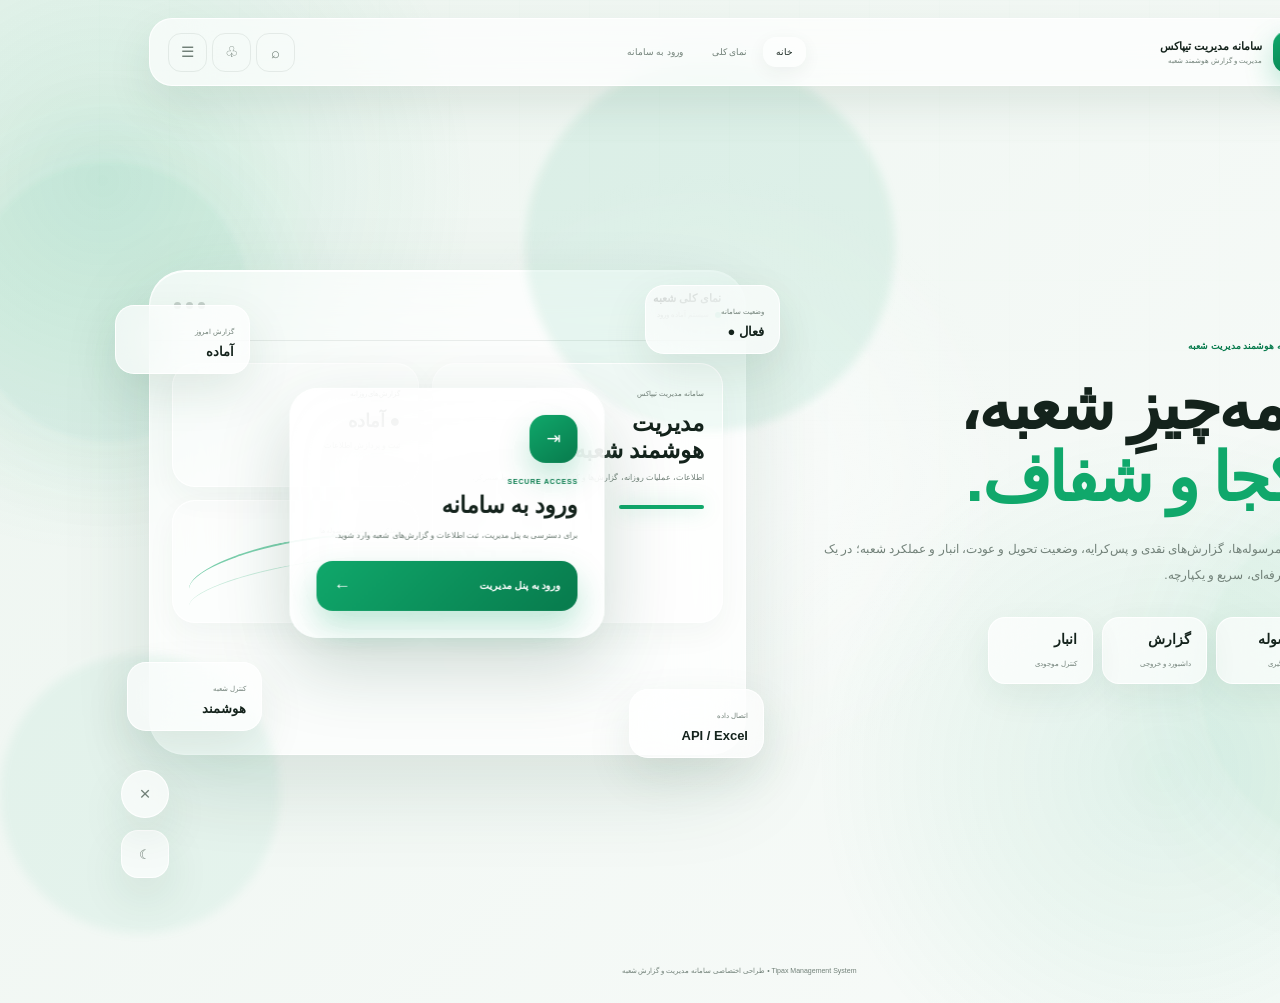
<file: index.html>
<!DOCTYPE html>
<html lang="fa" dir="rtl">
<head>
<meta charset="UTF-8">
<meta name="viewport" content="width=device-width, initial-scale=1.0">
<meta name="theme-color" content="#10a86b">
<meta name="description" content="سامانه مدیریت و گزارش شعبه تیپاکس">
<title>سامانه مدیریت تیپاکس</title>

<style>
/* =========================================================
   TIPAX MANAGEMENT SYSTEM
   Landing Page — Glass / Floating / Professional UI
   ========================================================= */

:root{
    --bg:#edf5f0;
    --bg-soft:#f8fbf9;
    --surface:rgba(255,255,255,.68);
    --surface-strong:rgba(255,255,255,.86);
    --border:rgba(255,255,255,.9);
    --border-soft:rgba(18,48,34,.08);
    --text:#14231c;
    --muted:#718078;
    --green:#10a86b;
    --green-dark:#087b4d;
    --green-soft:rgba(16,168,107,.10);
    --shadow:0 30px 90px rgba(27,79,53,.13);
    --shadow-small:0 18px 45px rgba(27,79,53,.10);
    --blur:28px;
    --radius:30px;
    --transition:.35s cubic-bezier(.2,.8,.2,1);
}

body.dark{
    --bg:#07100c;
    --bg-soft:#0b1812;
    --surface:rgba(13,31,22,.68);
    --surface-strong:rgba(13,31,22,.9);
    --border:rgba(255,255,255,.09);
    --border-soft:rgba(255,255,255,.06);
    --text:#effff7;
    --muted:#91a59b;
    --green:#25c987;
    --green-dark:#10a86b;
    --green-soft:rgba(37,201,135,.10);
    --shadow:0 30px 100px rgba(0,0,0,.34);
    --shadow-small:0 18px 50px rgba(0,0,0,.25);
}

*{
    box-sizing:border-box;
    margin:0;
    padding:0;
}

html{
    scroll-behavior:smooth;
}

body{
    min-height:100vh;
    overflow-x:hidden;
    color:var(--text);
    font-family:
        Tahoma,
        "Segoe UI",
        Arial,
        sans-serif;
    background:
        radial-gradient(circle at 8% 18%,rgba(16,168,107,.13),transparent 26%),
        radial-gradient(circle at 91% 77%,rgba(16,168,107,.10),transparent 25%),
        radial-gradient(circle at 55% 48%,rgba(255,255,255,.65),transparent 35%),
        linear-gradient(135deg,var(--bg),var(--bg-soft));
    transition:background .45s ease,color .45s ease;
}

/* ---------- Background decoration ---------- */

.background-orb{
    position:fixed;
    z-index:-2;
    border-radius:50%;
    pointer-events:none;
    filter:blur(2px);
    opacity:.7;
}

.orb-one{
    width:280px;
    height:280px;
    top:18%;
    left:-130px;
    background:rgba(16,168,107,.10);
    box-shadow:0 0 120px rgba(16,168,107,.15);
}

.orb-two{
    width:350px;
    height:350px;
    right:-170px;
    bottom:5%;
    background:rgba(16,168,107,.08);
    box-shadow:0 0 140px rgba(16,168,107,.13);
}

.grid-bg{
    position:fixed;
    inset:0;
    z-index:-3;
    pointer-events:none;
    opacity:.22;
    background-image:
        linear-gradient(rgba(16,168,107,.045) 1px,transparent 1px),
        linear-gradient(90deg,rgba(16,168,107,.045) 1px,transparent 1px);
    background-size:70px 70px;
    mask-image:linear-gradient(to bottom,black,transparent 90%);
}

/* ---------- Top navigation ---------- */

.topbar{
    position:fixed;
    z-index:100;
    top:18px;
    left:50%;
    transform:translateX(-50%);
    width:min(1180px,calc(100% - 28px));
    height:68px;
    display:flex;
    align-items:center;
    justify-content:space-between;
    padding:0 13px 0 18px;
    border:1px solid var(--border);
    border-radius:23px;
    background:var(--surface);
    backdrop-filter:blur(var(--blur));
    -webkit-backdrop-filter:blur(var(--blur));
    box-shadow:var(--shadow-small);
}

.brand{
    display:flex;
    align-items:center;
    gap:11px;
    min-width:190px;
}

.brand-logo{
    width:42px;
    height:42px;
    display:grid;
    place-items:center;
    flex:none;
    border-radius:14px;
    color:#fff;
    font-size:10px;
    font-weight:800;
    letter-spacing:.5px;
    background:linear-gradient(145deg,var(--green),var(--green-dark));
    box-shadow:
        0 12px 28px rgba(16,168,107,.27),
        inset 0 1px rgba(255,255,255,.35);
}

.brand-name{
    font-size:11px;
    font-weight:800;
    white-space:nowrap;
}

.brand-sub{
    margin-top:4px;
    color:var(--muted);
    font-size:7px;
    font-weight:400;
}

.nav{
    display:flex;
    align-items:center;
    gap:3px;
}

.nav a{
    position:relative;
    padding:10px 13px;
    border-radius:13px;
    color:var(--muted);
    text-decoration:none;
    font-size:9px;
    transition:var(--transition);
}

.nav a:hover{
    color:var(--green-dark);
    background:var(--green-soft);
}

.nav a.active{
    color:var(--text);
    background:rgba(255,255,255,.45);
    box-shadow:0 5px 18px rgba(20,50,35,.06);
}

.dark .nav a.active{
    background:rgba(255,255,255,.06);
}

.actions{
    display:flex;
    align-items:center;
    gap:5px;
}

.icon-button{
    width:39px;
    height:39px;
    display:grid;
    place-items:center;
    border:1px solid var(--border-soft);
    border-radius:13px;
    color:var(--muted);
    background:transparent;
    cursor:pointer;
    font-size:15px;
    transition:var(--transition);
}

.icon-button:hover{
    color:var(--green);
    background:var(--green-soft);
    transform:translateY(-2px);
}

/* ---------- Main ---------- */

main{
    width:min(1180px,calc(100% - 28px));
    min-height:100vh;
    margin:auto;
    padding-top:125px;
    padding-bottom:55px;
}

.hero{
    min-height:calc(100vh - 125px);
    display:grid;
    grid-template-columns:1fr 1.12fr;
    gap:50px;
    align-items:center;
}

/* ---------- Intro ---------- */

.intro{
    padding:10px 8px;
}

.eyebrow{
    display:flex;
    align-items:center;
    gap:9px;
    margin-bottom:20px;
    color:var(--green-dark);
    font-size:9px;
    font-weight:800;
}

.eyebrow-dot{
    width:8px;
    height:8px;
    border-radius:50%;
    background:var(--green);
    box-shadow:0 0 18px rgba(16,168,107,.75);
}

.intro h1{
    max-width:570px;
    margin-bottom:22px;
    font-size:clamp(42px,5.2vw,70px);
    line-height:1.08;
    letter-spacing:-2.5px;
    font-weight:800;
}

.intro h1 span{
    color:var(--green);
}

.intro-text{
    max-width:500px;
    color:var(--muted);
    font-size:12px;
    line-height:2.15;
}

.quick-stats{
    display:flex;
    flex-wrap:wrap;
    gap:9px;
    margin-top:28px;
}

.quick-stat{
    min-width:105px;
    padding:13px 15px;
    border:1px solid var(--border);
    border-radius:17px;
    background:var(--surface);
    backdrop-filter:blur(20px);
    -webkit-backdrop-filter:blur(20px);
    box-shadow:0 12px 35px rgba(27,79,53,.07);
    transition:var(--transition);
}

.quick-stat:hover{
    transform:translateY(-5px);
    box-shadow:0 18px 42px rgba(27,79,53,.11);
}

.quick-stat strong{
    display:block;
    font-size:14px;
    margin-bottom:5px;
}

.quick-stat span{
    color:var(--muted);
    font-size:7px;
}

/* ---------- Main glass dashboard ---------- */

.dashboard-stage{
    position:relative;
    min-height:600px;
    display:flex;
    align-items:center;
    justify-content:center;
}

.dashboard{
    position:relative;
    width:min(690px,100%);
    min-height:485px;
    overflow:visible;
    border:1px solid var(--border);
    border-radius:36px;
    background:var(--surface);
    backdrop-filter:blur(34px);
    -webkit-backdrop-filter:blur(34px);
    box-shadow:
        var(--shadow),
        inset 0 1px rgba(255,255,255,.9);
    animation:dashboardFloat 7s ease-in-out infinite;
}

@keyframes dashboardFloat{
    0%,100%{transform:translateY(0)}
    50%{transform:translateY(-8px)}
}

.dashboard::before{
    content:"";
    position:absolute;
    width:370px;
    height:370px;
    right:-150px;
    top:-210px;
    border-radius:50%;
    background:rgba(16,168,107,.09);
    filter:blur(4px);
    pointer-events:none;
}

.dashboard::after{
    content:"";
    position:absolute;
    width:280px;
    height:280px;
    left:-150px;
    bottom:-180px;
    border-radius:50%;
    background:rgba(16,168,107,.055);
    filter:blur(5px);
    pointer-events:none;
}

/* ---------- Dashboard fake internal UI ---------- */

.dashboard-head{
    position:relative;
    z-index:1;
    height:70px;
    display:flex;
    align-items:center;
    justify-content:space-between;
    padding:0 24px;
    border-bottom:1px solid var(--border-soft);
}

.dashboard-title{
    font-size:11px;
    font-weight:800;
}

.dashboard-status{
    display:flex;
    align-items:center;
    gap:6px;
    margin-top:6px;
    color:var(--muted);
    font-size:7px;
}

.status-dot{
    width:6px;
    height:6px;
    border-radius:50%;
    background:var(--green);
    box-shadow:0 0 12px rgba(16,168,107,.7);
}

.dashboard-menu{
    display:flex;
    gap:5px;
}

.dashboard-menu i{
    width:7px;
    height:7px;
    display:block;
    border-radius:50%;
    background:rgba(113,128,120,.35);
}

.dashboard-content{
    position:relative;
    z-index:1;
    padding:22px;
    display:grid;
    grid-template-columns:1.08fr .92fr;
    gap:13px;
}

.data-card{
    min-height:130px;
    padding:18px;
    border:1px solid var(--border);
    border-radius:23px;
    background:rgba(255,255,255,.34);
    box-shadow:0 12px 30px rgba(27,79,53,.045);
}

.dark .data-card{
    background:rgba(255,255,255,.035);
}

.data-card small{
    color:var(--muted);
    font-size:7px;
}

.data-card h2{
    margin-top:10px;
    font-size:23px;
}

.data-card p{
    margin-top:7px;
    color:var(--muted);
    font-size:8px;
    line-height:1.8;
}

.large-data{
    min-height:260px;
    grid-row:span 2;
}

.green-line{
    width:85px;
    height:4px;
    margin-top:20px;
    border-radius:10px;
    background:var(--green);
    box-shadow:0 0 20px rgba(16,168,107,.35);
}

.mini-data{
    min-height:123px;
}

.mini-data strong{
    display:block;
    margin-top:10px;
    font-size:18px;
}

.chart{
    min-height:123px;
    position:relative;
    overflow:hidden;
}

.chart-line{
    position:absolute;
    left:16px;
    right:16px;
    bottom:22px;
    height:60px;
    border-top:2px solid rgba(16,168,107,.55);
    border-radius:50%;
    transform:skewY(-10deg);
}

.chart-line::after{
    content:"";
    position:absolute;
    left:0;
    right:0;
    top:22px;
    height:45px;
    border-top:1px solid rgba(16,168,107,.22);
    border-radius:50%;
}

/* ---------- Center login card ---------- */

.login-card{
    position:absolute;
    z-index:8;
    left:50%;
    top:50%;
    width:315px;
    padding:26px;
    transform:translate(-50%,-50%);
    border:1px solid rgba(255,255,255,.95);
    border-radius:28px;
    background:var(--surface-strong);
    backdrop-filter:blur(35px);
    -webkit-backdrop-filter:blur(35px);
    box-shadow:
        0 30px 75px rgba(21,75,49,.20),
        0 0 0 8px rgba(255,255,255,.10),
        inset 0 1px rgba(255,255,255,.9);
    animation:loginFloat 5s ease-in-out infinite;
}

.dark .login-card{
    border-color:rgba(255,255,255,.11);
    box-shadow:
        0 30px 80px rgba(0,0,0,.40),
        0 0 0 8px rgba(255,255,255,.025),
        inset 0 1px rgba(255,255,255,.08);
}

@keyframes loginFloat{
    0%,100%{margin-top:0}
    50%{margin-top:-10px}
}

.login-icon{
    width:48px;
    height:48px;
    display:grid;
    place-items:center;
    margin-bottom:15px;
    border-radius:16px;
    color:#fff;
    font-size:17px;
    background:linear-gradient(145deg,var(--green),var(--green-dark));
    box-shadow:0 15px 30px rgba(16,168,107,.25);
}

.login-label{
    color:var(--green-dark);
    font-size:7px;
    font-weight:800;
    letter-spacing:.8px;
}

.login-card h3{
    margin-top:7px;
    font-size:23px;
}

.login-card p{
    margin:9px 0 18px;
    color:var(--muted);
    font-size:8px;
    line-height:1.9;
}

.login-button{
    width:100%;
    display:flex;
    align-items:center;
    justify-content:space-between;
    padding:15px 17px;
    border:0;
    border-radius:16px;
    color:#fff;
    background:linear-gradient(135deg,var(--green),var(--green-dark));
    box-shadow:0 16px 32px rgba(16,168,107,.27);
    text-decoration:none;
    font-size:10px;
    font-weight:800;
    transition:var(--transition);
}

.login-button:hover{
    transform:translateY(-4px);
    box-shadow:0 22px 40px rgba(16,168,107,.34);
}

.login-button span:last-child{
    font-size:17px;
}

/* ---------- Floating strengths ---------- */

.feature{
    position:absolute;
    z-index:12;
    min-width:135px;
    padding:14px 15px;
    border:1px solid var(--border);
    border-radius:19px;
    background:var(--surface);
    backdrop-filter:blur(25px);
    -webkit-backdrop-filter:blur(25px);
    box-shadow:var(--shadow-small);
    animation:featureFloat 5.5s ease-in-out infinite;
}

.feature small{
    color:var(--muted);
    font-size:7px;
}

.feature strong{
    display:block;
    margin-top:6px;
    font-size:13px;
}

.feature-one{
    right:-34px;
    top:72px;
}

.feature-two{
    left:-34px;
    top:92px;
    animation-delay:-2s;
}

.feature-three{
    right:-18px;
    bottom:55px;
    animation-delay:-3.2s;
}

.feature-four{
    left:-22px;
    bottom:82px;
    animation-delay:-1s;
}

@keyframes featureFloat{
    0%,100%{transform:translateY(0) rotate(0)}
    50%{transform:translateY(-13px) rotate(.5deg)}
}

/* ---------- Floating controls ---------- */

.floating-control{
    position:fixed;
    z-index:150;
    width:48px;
    height:48px;
    display:grid;
    place-items:center;
    border:1px solid var(--border);
    border-radius:17px;
    color:var(--muted);
    background:var(--surface);
    backdrop-filter:blur(25px);
    -webkit-backdrop-filter:blur(25px);
    box-shadow:var(--shadow-small);
    cursor:pointer;
    transition:var(--transition);
}

.floating-control:hover{
    color:var(--green);
    transform:translateY(-4px) scale(1.04);
}

.settings-button{
    right:22px;
    bottom:22px;
}

.theme-button{
    left:22px;
    bottom:22px;
}

.magic-x{
    left:22px;
    bottom:82px;
    border-radius:50%;
    font-size:19px;
    animation:rotateX 8s linear infinite;
}

@keyframes rotateX{
    to{transform:rotate(360deg)}
}

.magic-x:hover{
    animation-play-state:paused;
    transform:rotate(90deg) scale(1.08);
}

.scroll-top{
    right:22px;
    bottom:82px;
    opacity:0;
    visibility:hidden;
    pointer-events:none;
    transform:translateY(15px);
}

.scroll-top.visible{
    opacity:1;
    visibility:visible;
    pointer-events:auto;
    transform:translateY(0);
}

.scroll-top::before{
    content:"";
    position:absolute;
    inset:5px;
    border:1px dashed rgba(16,168,107,.42);
    border-radius:13px;
    animation:rotateX 7s linear infinite;
}

/* ---------- Footer ---------- */

footer{
    width:min(1180px,calc(100% - 28px));
    margin:auto;
    padding:12px 0 28px;
    text-align:center;
    color:var(--muted);
    font-size:7px;
}

/* ---------- Responsive ---------- */

@media(max-width:950px){

    .hero{
        grid-template-columns:1fr;
        gap:25px;
    }

    .intro{
        text-align:center;
        display:flex;
        flex-direction:column;
        align-items:center;
    }

    .dashboard-stage{
        min-height:590px;
    }

    .nav{
        display:none;
    }

    .brand{
        min-width:auto;
    }
}

@media(max-width:650px){

    .topbar{
        height:61px;
        top:11px;
        width:calc(100% - 18px);
        border-radius:19px;
    }

    .brand-logo{
        width:37px;
        height:37px;
        border-radius:12px;
    }

    .brand-name{
        font-size:9px;
    }

    .brand-sub{
        font-size:6px;
    }

    .actions .icon-button:nth-child(1),
    .actions .icon-button:nth-child(2){
        display:none;
    }

    main{
        width:calc(100% - 18px);
        padding-top:100px;
    }

    .hero{
        min-height:auto;
    }

    .intro{
        padding-top:25px;
    }

    .intro h1{
        font-size:40px;
        letter-spacing:-1.5px;
    }

    .intro-text{
        font-size:10px;
    }

    .quick-stats{
        justify-content:center;
    }

    .dashboard-stage{
        min-height:560px;
    }

    .dashboard{
        min-height:450px;
        border-radius:27px;
    }

    .dashboard-head{
        height:60px;
        padding:0 16px;
    }

    .dashboard-content{
        grid-template-columns:1fr;
        padding:15px;
    }

    .large-data{
        min-height:175px;
        grid-row:auto;
    }

    .mini-data,
    .chart{
        min-height:105px;
    }

    .login-card{
        width:min(285px,calc(100% - 30px));
        padding:22px;
    }

    .login-card h3{
        font-size:20px;
    }

    .feature{
        display:none;
    }

    .floating-control{
        width:43px;
        height:43px;
        bottom:14px;
    }

    .settings-button{
        right:14px;
    }

    .theme-button{
        left:14px;
    }

    .magic-x{
        left:14px;
        bottom:65px;
    }

    .scroll-top{
        right:14px;
        bottom:65px;
    }
}

@media(prefers-reduced-motion:reduce){

    *,
    *::before,
    *::after{
        scroll-behavior:auto!important;
        animation:none!important;
        transition:none!important;
    }
}
</style>
</head>

<body>

<!-- Decorative background -->
<div class="grid-bg"></div>
<div class="background-orb orb-one"></div>
<div class="background-orb orb-two"></div>

<!-- =========================================================
     HEADER
     ========================================================= -->
<header class="topbar">

    <div class="brand">
        <div class="brand-logo">TPX</div>

        <div>
            <div class="brand-name">سامانه مدیریت تیپاکس</div>
            <div class="brand-sub">مدیریت و گزارش هوشمند شعبه</div>
        </div>
    </div>

    <nav class="nav">
        <a href="#home" class="active">خانه</a>
        <a href="#overview">نمای کلی</a>
        <a href="login.html">ورود به سامانه</a>
    </nav>

    <div class="actions">
        <button class="icon-button" type="button" aria-label="جستجو">⌕</button>
        <button class="icon-button" type="button" aria-label="اعلان‌ها">♧</button>
        <button class="icon-button" type="button" aria-label="منو">☰</button>
    </div>

</header>

<!-- =========================================================
     MAIN
     ========================================================= -->
<main id="home">

    <section class="hero">

        <!-- LEFT / INTRO -->
        <div class="intro">

            <div class="eyebrow">
                <span class="eyebrow-dot"></span>
                سامانه هوشمند مدیریت شعبه
            </div>

            <h1>
                همه‌چیزِ شعبه،
                <br>
                <span>یکجا و شفاف.</span>
            </h1>

            <p class="intro-text">
                مدیریت مرسوله‌ها، گزارش‌های نقدی و پس‌کرایه،
                وضعیت تحویل و عودت، انبار و عملکرد شعبه؛
                در یک محیط حرفه‌ای، سریع و یکپارچه.
            </p>

            <div class="quick-stats">

                <div class="quick-stat">
                    <strong>مرسوله</strong>
                    <span>ثبت و پیگیری</span>
                </div>

                <div class="quick-stat">
                    <strong>گزارش</strong>
                    <span>داشبورد و خروجی</span>
                </div>

                <div class="quick-stat">
                    <strong>انبار</strong>
                    <span>کنترل موجودی</span>
                </div>

            </div>

        </div>

        <!-- RIGHT / GLASS DASHBOARD -->
        <div class="dashboard-stage" id="overview">

            <!-- Floating strengths -->
            <div class="feature feature-one">
                <small>وضعیت سامانه</small>
                <strong>فعال ●</strong>
            </div>

            <div class="feature feature-two">
                <small>گزارش امروز</small>
                <strong>آماده</strong>
            </div>

            <div class="feature feature-three">
                <small>اتصال داده</small>
                <strong>API / Excel</strong>
            </div>

            <div class="feature feature-four">
                <small>کنترل شعبه</small>
                <strong>هوشمند</strong>
            </div>

            <!-- Main glass dashboard -->
            <div class="dashboard">

                <div class="dashboard-head">

                    <div>
                        <div class="dashboard-title">
                            نمای کلی شعبه
                        </div>

                        <div class="dashboard-status">
                            <span class="status-dot"></span>
                            سیستم آماده ورود
                        </div>
                    </div>

                    <div class="dashboard-menu">
                        <i></i>
                        <i></i>
                        <i></i>
                    </div>

                </div>

                <div class="dashboard-content">

                    <div class="data-card large-data">

                        <small>سامانه مدیریت تیپاکس</small>

                        <h2>
                            مدیریت
                            <br>
                            هوشمند شعبه
                        </h2>

                        <p>
                            اطلاعات، عملیات روزانه،
                            گزارش‌ها و کنترل شعبه
                            در یک محیط متمرکز.
                        </p>

                        <div class="green-line"></div>

                    </div>

                    <div class="data-card mini-data">

                        <small>گزارش‌های روزانه</small>

                        <strong>● آماده</strong>

                        <p>
                            ثبت و پردازش اطلاعات
                        </p>

                    </div>

                    <div class="data-card chart">

                        <small>
                            عملکرد و وضعیت مرسوله‌ها
                        </small>

                        <div class="chart-line"></div>

                    </div>

                </div>

                <!-- CENTERED LOGIN -->
                <div class="login-card">

                    <div class="login-icon">
                        ⇥
                    </div>

                    <div class="login-label">
                        SECURE ACCESS
                    </div>

                    <h3>
                        ورود به سامانه
                    </h3>

                    <p>
                        برای دسترسی به پنل مدیریت،
                        ثبت اطلاعات و گزارش‌های شعبه وارد شوید.
                    </p>

                    <a class="login-button" href="login.html">
                        <span>ورود به پنل مدیریت</span>
                        <span>←</span>
                    </a>

                </div>

            </div>

        </div>

    </section>

</main>

<!-- =========================================================
     FLOATING CONTROLS
     ========================================================= -->

<button
    class="floating-control settings-button"
    type="button"
    aria-label="تنظیمات"
    title="تنظیمات">
    ⚙
</button>

<button
    class="floating-control theme-button"
    id="themeButton"
    type="button"
    aria-label="تغییر حالت روشن و تاریک"
    title="روشن / تاریک">
    ☾
</button>

<button
    class="floating-control magic-x"
    type="button"
    aria-label="کنترل شناور"
    title="کنترل">
    ×
</button>

<button
    class="floating-control scroll-top"
    id="scrollTop"
    type="button"
    aria-label="بازگشت به بالا"
    title="بازگشت به بالا">
    ↑
</button>

<footer>
    Tipax Management System • طراحی اختصاصی سامانه مدیریت و گزارش شعبه
</footer>

<script>
/* =========================================================
   THEME
   ========================================================= */

const body = document.body;
const themeButton = document.getElementById("themeButton");
const scrollTopButton = document.getElementById("scrollTop");

function applyTheme(theme){

    if(theme === "dark"){
        body.classList.add("dark");
        themeButton.textContent = "☀";
    }else{
        body.classList.remove("dark");
        themeButton.textContent = "☾";
    }

    localStorage.setItem("tipax-theme",theme);
}

const savedTheme = localStorage.getItem("tipax-theme");

if(savedTheme){
    applyTheme(savedTheme);
}else{
    applyTheme(
        window.matchMedia &&
        window.matchMedia("(prefers-color-scheme: dark)").matches
        ? "dark"
        : "light"
    );
}

themeButton.addEventListener("click",function(){

    const nextTheme =
        body.classList.contains("dark")
        ? "light"
        : "dark";

    applyTheme(nextTheme);
});

/* =========================================================
   SCROLL TO TOP
   ========================================================= */

window.addEventListener("scroll",function(){

    if(window.scrollY > 260){
        scrollTopButton.classList.add("visible");
    }else{
        scrollTopButton.classList.remove("visible");
    }

},{passive:true});

scrollTopButton.addEventListener("click",function(){

    window.scrollTo({
        top:0,
        behavior:"smooth"
    });

});

/* =========================================================
   ACTIVE NAVIGATION
   ========================================================= */

const navLinks = document.querySelectorAll(".nav a");

navLinks.forEach(function(link){

    link.addEventListener("click",function(){

        navLinks.forEach(function(item){
            item.classList.remove("active");
        });

        if(link.getAttribute("href").startsWith("#")){
            link.classList.add("active");
        }

    });

});

/* =========================================================
   SMALL INTERACTION FOR THE FLOATING X
   ========================================================= */

const magicX = document.querySelector(".magic-x");

magicX.addEventListener("click",function(){

    document.querySelectorAll(".feature").forEach(function(item){

        item.style.transition = "all .4s ease";
        item.style.opacity =
            item.style.opacity === "0"
            ? "1"
            : "0";

        item.style.pointerEvents =
            item.style.opacity === "0"
            ? "none"
            : "auto";

    });

});

/* =========================================================
   KEYBOARD ACCESSIBILITY
   ========================================================= */

document.addEventListener("keydown",function(event){

    if(event.key === "Escape"){
        window.scrollTo({
            top:0,
            behavior:"smooth"
        });
    }

});
</script>

</body>
</html>
</file>
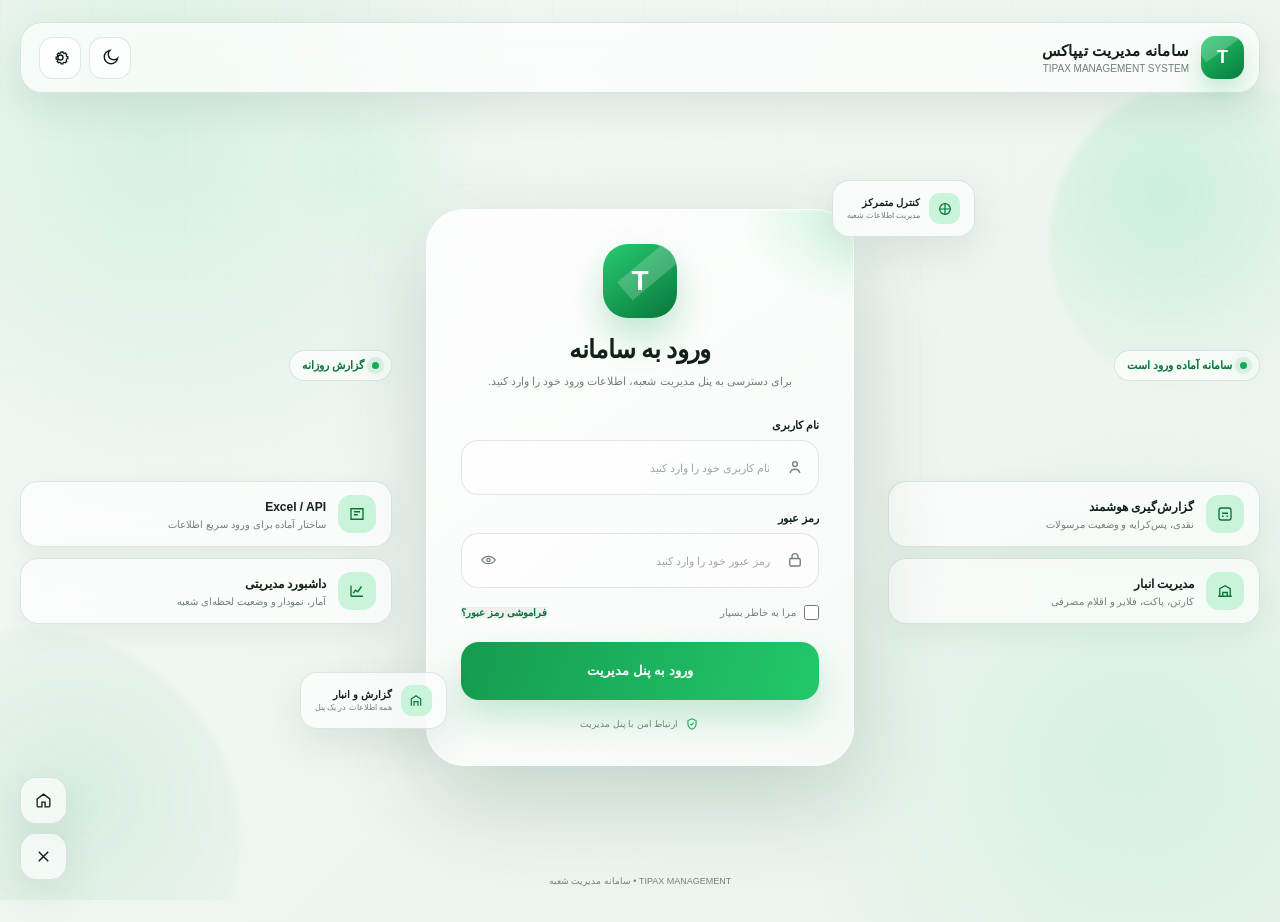
<file: pages/admin/index.html>
<!DOCTYPE html>
<html lang="fa" dir="rtl">
<head>
<meta charset="UTF-8">
<meta name="viewport" content="width=device-width,initial-scale=1.0">
<meta name="theme-color" content="#10a86b">
<title>مدیریت مالک | سامانه تیپاکس</title>
<link rel="stylesheet" href="../../css/style.css">
<link rel="stylesheet" href="../../css/responsive.css">
<link rel="stylesheet" href="../../css/admin.css">
</head>
<body class="admin-page">
<div class="admin-bg-grid" aria-hidden="true"></div>
<div class="admin-orb admin-orb-one" aria-hidden="true"></div>
<div class="admin-orb admin-orb-two" aria-hidden="true"></div>

<header class="admin-topbar">
<a class="admin-brand" href="../../index.html">
<span class="admin-logo">TPX</span>
<span><strong>مالک سامانه</strong><small>مدیریت مرکزی تیپاکس</small></span>
</a>
<div class="admin-top-actions">
<button id="themeToggle" class="admin-icon-btn" type="button" aria-label="تغییر پوسته">◐</button>
<a class="admin-icon-btn" href="../../dashboard.html" aria-label="داشبورد">⌂</a>
<button id="logoutBtn" class="admin-icon-btn danger" type="button" aria-label="خروج">↪</button>
</div>
</header>

<main class="admin-shell">
<section class="admin-hero">
<div>
<span class="admin-eyebrow"><i></i> دسترسی سطح مالک</span>
<h1>مرکز کنترل سامانه</h1>
<p>مدیریت شعب، کاربران، اشتراک‌ها، دسترسی‌ها و رویدادهای امنیتی در یک محیط یکپارچه.</p>
</div>
<div class="admin-identity">
<span class="identity-avatar">A</span>
<div><small>کاربر فعال</small><strong id="adminName">در حال بررسی...</strong><em id="adminRole">super_admin</em></div>
</div>
</section>

<section class="admin-stat-grid">
<article class="admin-stat-card"><span class="stat-icon">🏢</span><div><small>شعب فعال</small><strong id="statBranches">—</strong></div><span class="stat-foot positive">وضعیت سامانه</span></article>
<article class="admin-stat-card"><span class="stat-icon">👤</span><div><small>کاربران</small><strong id="statUsers">—</strong></div><span class="stat-foot">حساب‌های ثبت‌شده</span></article>
<article class="admin-stat-card"><span class="stat-icon">💳</span><div><small>اشتراک‌های فعال</small><strong id="statSubscriptions">—</strong></div><span class="stat-foot">در حال سرویس</span></article>
<article class="admin-stat-card"><span class="stat-icon">🛡️</span><div><small>وضعیت امنیت</small><strong>فعال</strong></div><span class="stat-foot positive">کنترل دسترسی فعال</span></article>
</section>

<section class="admin-content-grid">
<article class="admin-panel main-panel">
<div class="panel-heading"><div><span class="panel-kicker">Control Center</span><h2>مدیریت سامانه</h2></div><span class="live-dot"><i></i> آنلاین</span></div>
<div class="admin-menu-grid">
<a class="admin-menu-card" href="branches.html"><span>🏢</span><div><strong>مدیریت شعب</strong><small>ثبت، مشاهده و وضعیت شعب</small></div><b>←</b></a>
<a class="admin-menu-card" href="users.html"><span>👤</span><div><strong>کاربران</strong><small>حساب‌ها و نقش‌های دسترسی</small></div><b>←</b></a>
<a class="admin-menu-card" href="subscriptions.html"><span>💳</span><div><strong>اشتراک‌ها</strong><small>پلن، شروع و پایان اشتراک</small></div><b>←</b></a>
<a class="admin-menu-card" href="permissions.html"><span>🔐</span><div><strong>سطوح دسترسی</strong><small>Permission و نقش‌ها</small></div><b>←</b></a>
<a class="admin-menu-card" href="audit-log.html"><span>📋</span><div><strong>Audit Log</strong><small>ثبت رویدادهای حساس سامانه</small></div><b>←</b></a>
<a class="admin-menu-card" href="drive.html"><span>☁️</span><div><strong>Google Drive</strong><small>وضعیت فضای ذخیره‌سازی شعب</small></div><b>←</b></a>
</div>
</article>

<aside class="admin-panel security-panel">
<div class="panel-heading compact"><div><span class="panel-kicker">Security</span><h2>امنیت</h2></div><span class="shield">✓</span></div>
<div class="security-row"><span>احراز هویت</span><strong>فعال</strong></div>
<div class="security-row"><span>Session</span><strong>21600s</strong></div>
<div class="security-row"><span>نقش فعلی</span><strong id="securityRole">super_admin</strong></div>
<div class="security-note">دسترسی این بخش فقط برای مالک سامانه طراحی شده است.</div>
</aside>
</section>

<section class="admin-panel activity-panel">
<div class="panel-heading"><div><span class="panel-kicker">System Activity</span><h2>آخرین رویدادها</h2></div><a href="audit-log.html">مشاهده همه ←</a></div>
<div id="activityList" class="activity-list"><div class="empty-state">در حال دریافت رویدادها...</div></div>
</section>
</main>
<div id="toast" class="admin-toast" role="status" aria-live="polite"></div>
<script src="../../js/admin/admin.js"></script>
</body>
</html>
</file>
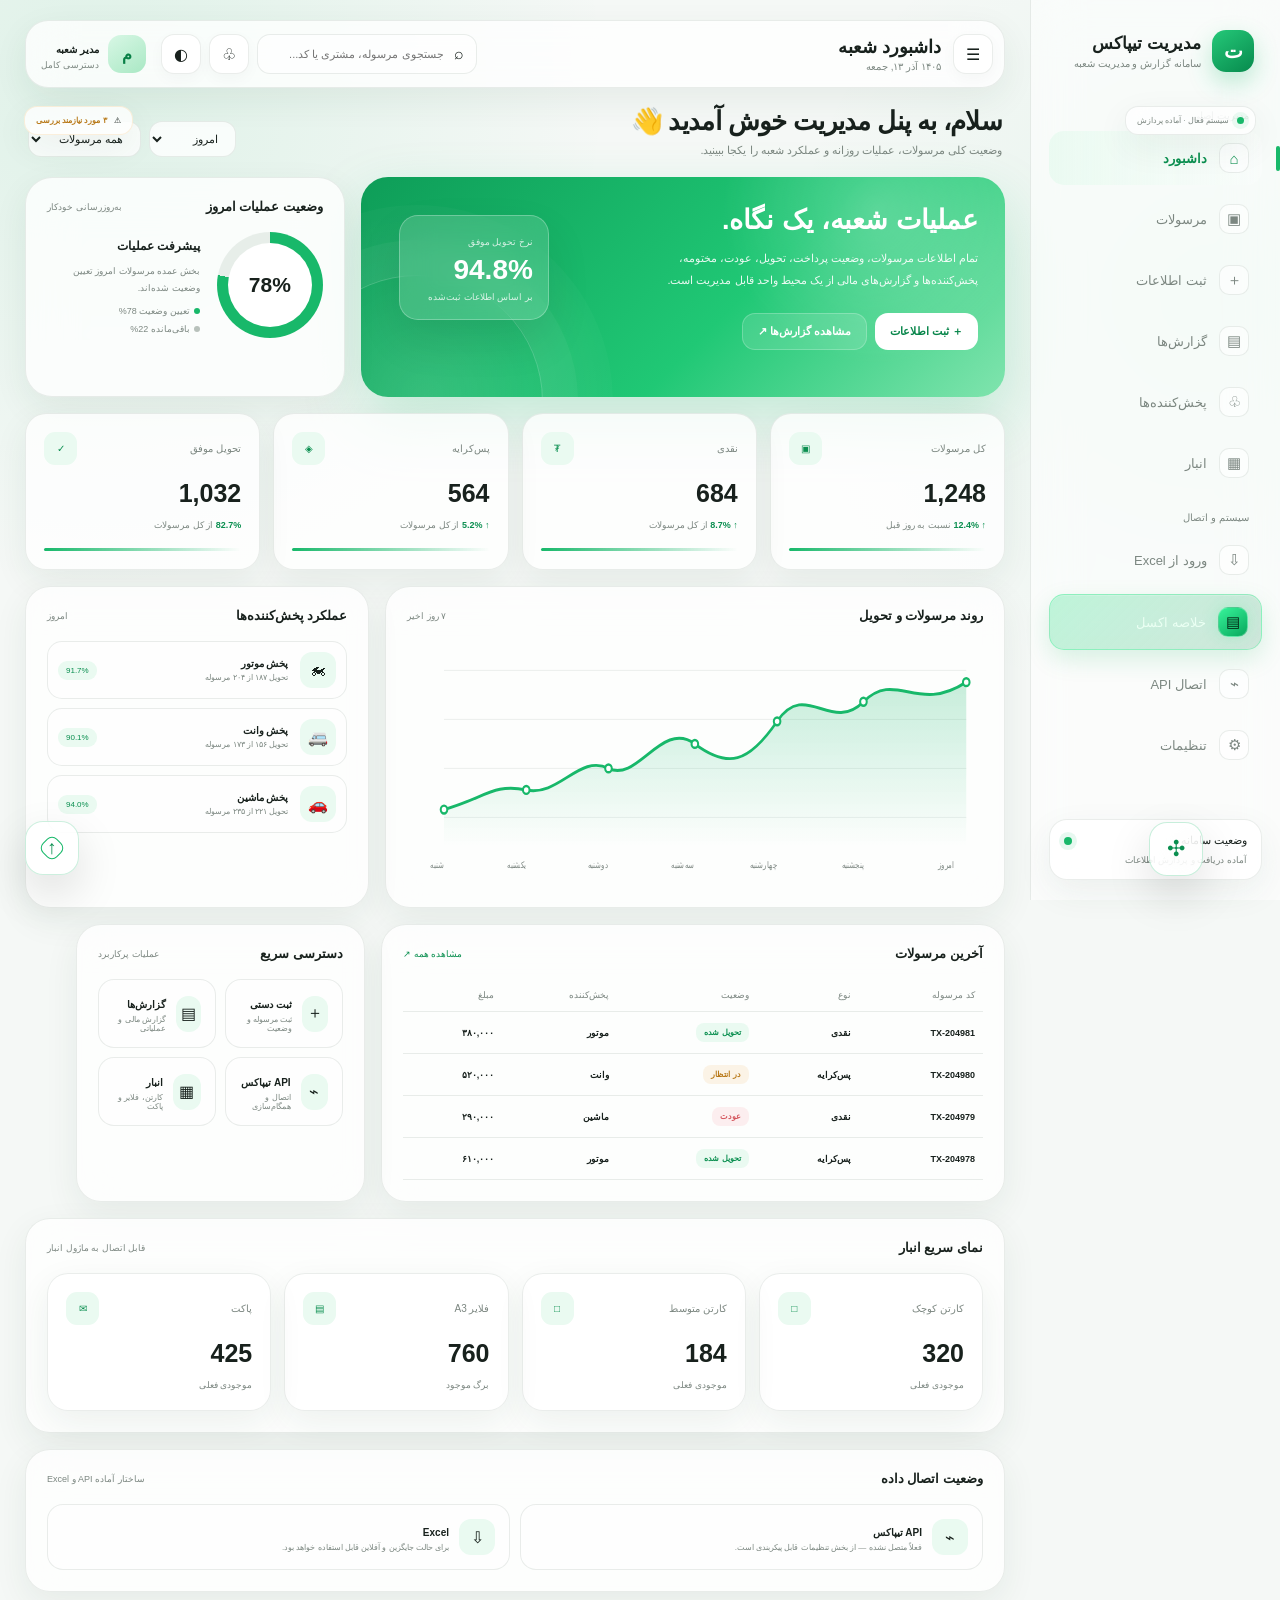
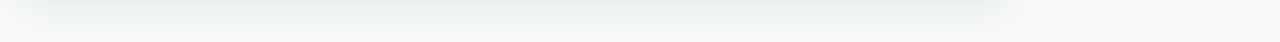
<file: dashboard.html>
<!DOCTYPE html>
<html lang="fa" dir="rtl">
<head>
<meta charset="UTF-8">
<meta name="viewport" content="width=device-width, initial-scale=1.0">
<meta name="theme-color" content="#ffffff">
<title>داشبورد مدیریت تیپاکس</title>
<style>
:root{
  --bg:#f5f8f6;
  --surface:rgba(255,255,255,.78);
  --surface-strong:#fff;
  --text:#18211d;
  --muted:#7c8781;
  --line:rgba(27,55,42,.09);
  --green:#18b86a;
  --green-2:#0b8f50;
  --green-soft:#eafaf1;
  --shadow:0 24px 70px rgba(31,66,48,.10);
  --shadow-soft:0 12px 35px rgba(31,66,48,.07);
  --danger:#ef6b73;
  --warning:#f0ad45;
  --blue:#6688ff;
}
body.dark{
  --bg:#0d1511;
  --surface:rgba(21,31,26,.78);
  --surface-strong:#17221c;
  --text:#edf7f0;
  --muted:#9ba9a1;
  --line:rgba(255,255,255,.08);
  --green-soft:rgba(24,184,106,.13);
  --shadow:0 24px 70px rgba(0,0,0,.30);
  --shadow-soft:0 12px 35px rgba(0,0,0,.22);
}
*{box-sizing:border-box}
html{scroll-behavior:smooth}
body{
  margin:0;
  min-height:100vh;
  font-family:Tahoma,"Segoe UI",Arial,sans-serif;
  color:var(--text);
  background:
    radial-gradient(circle at 8% 5%,rgba(24,184,106,.10),transparent 26%),
    radial-gradient(circle at 95% 18%,rgba(24,184,106,.07),transparent 24%),
    var(--bg);
  transition:.3s ease;
}
button,input{font:inherit}
button{cursor:pointer}
a{text-decoration:none;color:inherit}
.app{display:grid;grid-template-columns:250px minmax(0,1fr);min-height:100vh}
.sidebar{
  position:sticky;top:0;height:100vh;padding:25px 18px;
  background:rgba(255,255,255,.60);
  backdrop-filter:blur(24px);-webkit-backdrop-filter:blur(24px);
  border-left:1px solid var(--line);
  z-index:20;
}
.dark .sidebar{background:rgba(14,23,18,.72)}
.brand{display:flex;align-items:center;gap:11px;padding:5px 8px 30px}
.brand-mark{
  width:42px;height:42px;border-radius:14px;display:grid;place-items:center;
  background:linear-gradient(145deg,#25c979,#078a4d);
  box-shadow:0 10px 25px rgba(24,184,106,.28);
  color:#fff;font-weight:900;font-size:20px;
}
.brand-text strong{display:block;font-size:17px}
.brand-text span{display:block;color:var(--muted);font-size:10px;margin-top:4px}
.nav-title{font-size:10px;color:var(--muted);padding:8px 13px 10px}
.nav{display:flex;flex-direction:column;gap:7px}
.nav a{
  position:relative;display:flex;align-items:center;gap:12px;padding:12px 13px;
  border-radius:15px;color:var(--muted);font-size:13px;transition:.25s ease;
}
.nav a:hover{background:var(--green-soft);color:var(--green-2);transform:translateX(-3px)}
.nav a.active{
  background:linear-gradient(90deg,var(--green-soft),rgba(255,255,255,.25));
  color:var(--green-2);font-weight:700;
}
.nav a.active:before{content:"";position:absolute;right:-18px;width:4px;height:25px;border-radius:8px;background:var(--green)}
.nav-icon{
  width:30px;height:30px;border-radius:10px;display:grid;place-items:center;
  background:rgba(255,255,255,.58);border:1px solid var(--line);font-size:15px;
}
.dark .nav-icon{background:rgba(255,255,255,.05)}
.sidebar-bottom{position:absolute;bottom:20px;left:18px;right:18px}
.status{
  padding:14px;border:1px solid var(--line);border-radius:18px;
  background:var(--surface);box-shadow:var(--shadow-soft);font-size:11px;
}
.status-row{display:flex;align-items:center;justify-content:space-between}
.dot{width:8px;height:8px;border-radius:50%;background:var(--green);box-shadow:0 0 0 5px rgba(24,184,106,.10)}
.content{min-width:0;padding:20px 25px 50px}
.topbar{
  height:68px;display:flex;align-items:center;justify-content:space-between;gap:18px;
  margin-bottom:18px;padding:8px 11px 8px 8px;border:1px solid var(--line);
  background:var(--surface);backdrop-filter:blur(24px);-webkit-backdrop-filter:blur(24px);
  border-radius:23px;box-shadow:var(--shadow-soft);
}
.top-left{display:flex;align-items:center;gap:12px;min-width:0}
.mobile-menu{display:none}
.page-title h1{font-size:18px;margin:0 0 3px}
.page-title p{font-size:10px;color:var(--muted);margin:0}
.top-actions{display:flex;align-items:center;gap:8px}
.search{
  width:220px;height:40px;border-radius:13px;border:1px solid var(--line);
  background:rgba(255,255,255,.55);display:flex;align-items:center;padding:0 12px;gap:8px;
}
.dark .search{background:rgba(255,255,255,.04)}
.search input{width:100%;border:0;outline:0;background:transparent;color:var(--text);font-size:11px}
.icon-btn{
  width:40px;height:40px;border:1px solid var(--line);border-radius:13px;
  background:var(--surface-strong);color:var(--text);display:grid;place-items:center;
  transition:.2s;box-shadow:0 5px 15px rgba(0,0,0,.03)
}
.icon-btn:hover{transform:translateY(-2px);border-color:rgba(24,184,106,.35)}
.profile{display:flex;align-items:center;gap:9px;padding:4px 7px}
.avatar{
  width:38px;height:38px;border-radius:13px;background:linear-gradient(145deg,#d8f7e5,#a9e8c4);
  display:grid;place-items:center;color:#087f46;font-weight:800
}
.profile small{display:block;color:var(--muted);font-size:9px;margin-top:3px}
.dashboard-head{
  display:flex;align-items:flex-end;justify-content:space-between;gap:15px;margin:8px 3px 20px
}
.dashboard-head h2{margin:0;font-size:26px;letter-spacing:-.7px}
.dashboard-head p{margin:7px 0 0;color:var(--muted);font-size:11px}
.filters{display:flex;gap:8px}
.select{
  border:1px solid var(--line);background:var(--surface);color:var(--text);
  padding:10px 13px;border-radius:13px;font-size:11px;outline:none
}
.hero-grid{display:grid;grid-template-columns:1.45fr .72fr;gap:16px;margin-bottom:16px}
.hero{
  min-height:220px;position:relative;overflow:hidden;border-radius:27px;padding:27px;
  color:#fff;background:
    radial-gradient(circle at 80% 15%,rgba(255,255,255,.22),transparent 28%),
    radial-gradient(circle at 10% 100%,rgba(255,255,255,.13),transparent 30%),
    linear-gradient(135deg,#0e9d58,#20c875 58%,#80e4ae);
  box-shadow:0 25px 60px rgba(24,184,106,.22);
}
.hero:after{
  content:"";position:absolute;width:250px;height:250px;border:1px solid rgba(255,255,255,.20);
  border-radius:50%;left:-70px;bottom:-130px;box-shadow:0 0 0 35px rgba(255,255,255,.04),0 0 0 70px rgba(255,255,255,.025)
}
.hero h3{font-size:27px;margin:0 0 9px;position:relative;z-index:2;max-width:58%;padding-left:4px}
.hero p{font-size:11px;line-height:2;max-width:58%;opacity:.90;position:relative;z-index:2}
.hero-actions{display:flex;gap:8px;margin-top:22px;position:relative;z-index:2}
.btn{
  border:0;border-radius:13px;padding:11px 15px;font-size:11px;font-weight:700;transition:.2s
}
.btn-light{background:#fff;color:#09864b}
.btn-ghost{background:rgba(255,255,255,.13);color:#fff;border:1px solid rgba(255,255,255,.22)}
.btn:hover{transform:translateY(-2px)}
.floating-stat{
  position:absolute;left:38px;right:auto;top:38px;width:150px;padding:15px;border-radius:19px;
  background:rgba(255,255,255,.14);border:1px solid rgba(255,255,255,.27);
  backdrop-filter:blur(16px);box-shadow:0 20px 45px rgba(0,0,0,.09);z-index:2
}
.floating-stat strong{font-size:28px;display:block;margin-top:5px}
.floating-stat span{font-size:9px;opacity:.8}
.mini-panel{
  min-height:220px;padding:21px;border:1px solid var(--line);background:var(--surface);
  border-radius:27px;box-shadow:var(--shadow-soft);backdrop-filter:blur(24px)
}
.panel-title{display:flex;justify-content:space-between;align-items:center;margin-bottom:18px}
.panel-title h3{font-size:13px;margin:0}
.panel-title span{font-size:9px;color:var(--muted)}
.progress-wrap{display:flex;align-items:center;gap:17px}
.ring{
  width:106px;height:106px;border-radius:50%;display:grid;place-items:center;
  background:conic-gradient(var(--green) 0 78%,#e7eee9 78% 100%);position:relative;flex:none
}
.dark .ring{background:conic-gradient(var(--green) 0 78%,#26332c 78% 100%)}
.ring:after{content:"";position:absolute;inset:11px;border-radius:50%;background:var(--surface-strong)}
.ring b{position:relative;z-index:1;font-size:21px}
.progress-info{flex:1}.progress-info strong{font-size:12px}.progress-info p{font-size:9px;color:var(--muted);line-height:1.9}
.legend{display:flex;gap:8px;flex-wrap:wrap}.legend span{font-size:9px;color:var(--muted);display:flex;align-items:center;gap:4px}
.legend i{width:6px;height:6px;border-radius:50%;background:var(--green);display:inline-block}
.kpi-grid{display:grid;grid-template-columns:repeat(4,1fr);gap:13px;margin-bottom:16px}
.kpi{
  position:relative;padding:18px;border:1px solid var(--line);background:var(--surface);
  border-radius:21px;box-shadow:var(--shadow-soft);overflow:hidden;transition:.25s
}
.kpi:hover{transform:translateY(-4px);box-shadow:var(--shadow)}
.kpi-top{display:flex;align-items:center;justify-content:space-between;color:var(--muted);font-size:10px}
.kpi-icon{width:33px;height:33px;border-radius:11px;background:var(--green-soft);display:grid;place-items:center;color:var(--green-2)}
.kpi strong{display:block;font-size:25px;margin:14px 0 6px}
.kpi small{font-size:9px;color:var(--muted)}
.trend{font-size:9px;color:var(--green-2);font-weight:700}
.kpi-line{height:3px;border-radius:4px;background:linear-gradient(90deg,var(--green),transparent);margin-top:16px}
.main-grid{display:grid;grid-template-columns:1.35fr .75fr;gap:16px;margin-bottom:16px}
.panel{
  border:1px solid var(--line);background:var(--surface);border-radius:25px;
  box-shadow:var(--shadow-soft);padding:21px;backdrop-filter:blur(20px)
}
.chart-box{height:245px;position:relative}
.chart-svg{width:100%;height:100%;overflow:visible}
.chart-grid{stroke:var(--line);stroke-width:1}
.chart-label{fill:var(--muted);font-size:9px}
.chart-fill{fill:url(#areaFill)}
.chart-line{fill:none;stroke:var(--green);stroke-width:3;stroke-linecap:round;stroke-linejoin:round}
.chart-dot{fill:var(--surface-strong);stroke:var(--green);stroke-width:2.5}
.delivery-list{display:flex;flex-direction:column;gap:9px}
.delivery{
  display:grid;grid-template-columns:38px 1fr auto;align-items:center;gap:10px;
  padding:10px;border:1px solid var(--line);border-radius:15px;background:rgba(255,255,255,.35)
}
.dark .delivery{background:rgba(255,255,255,.025)}
.delivery-icon{width:36px;height:36px;border-radius:12px;display:grid;place-items:center;background:var(--green-soft)}
.delivery h4{font-size:10px;margin:0 0 4px}.delivery p{font-size:8px;color:var(--muted);margin:0}
.badge{font-size:8px;padding:5px 8px;border-radius:9px;background:var(--green-soft);color:var(--green-2)}
.bottom-grid{display:grid;grid-template-columns:1.15fr .85fr;gap:16px}
.table-wrap{overflow:auto}
table{width:100%;border-collapse:collapse;min-width:580px}
th,td{text-align:right;padding:11px 8px;border-bottom:1px solid var(--line);font-size:9px;white-space:nowrap}
th{color:var(--muted);font-weight:500}
td{font-weight:600}
.status-pill{display:inline-flex;padding:5px 8px;border-radius:8px;font-size:8px}
.status-delivered{background:var(--green-soft);color:var(--green-2)}
.status-return{background:rgba(239,107,115,.11);color:#d4545c}
.status-wait{background:rgba(240,173,69,.13);color:#b87918}
.quick-grid{display:grid;grid-template-columns:1fr 1fr;gap:9px}
.quick{
  border:1px solid var(--line);background:rgba(255,255,255,.35);border-radius:16px;
  padding:14px;display:flex;align-items:center;gap:10px;transition:.2s
}
.dark .quick{background:rgba(255,255,255,.025)}
.quick:hover{transform:translateY(-3px);border-color:rgba(24,184,106,.30)}
.quick b{font-size:10px}.quick small{display:block;font-size:8px;color:var(--muted);margin-top:3px}
.quick-icon{width:36px;height:36px;border-radius:12px;background:var(--green-soft);display:grid;place-items:center}
.fab{
  position:fixed;left:25px;bottom:25px;width:54px;height:54px;border-radius:18px;
  border:1px solid rgba(24,184,106,.22);background:var(--surface);
  backdrop-filter:blur(20px);box-shadow:0 18px 45px rgba(0,0,0,.13);
  color:var(--green-2);z-index:50;display:grid;place-items:center;transition:.25s
}
.fab:hover{transform:translateY(-5px) rotate(-8deg)}
.fab .cross{position:absolute;width:20px;height:20px;border:1.5px solid var(--green);border-radius:7px;transform:rotate(45deg);animation:spin 7s linear infinite}
.fab .arrow{font-size:19px;font-weight:900;position:relative;z-index:2}
@keyframes spin{to{transform:rotate(405deg)}}
.mobile-overlay{display:none}
@media(max-width:1100px){
  .kpi-grid{grid-template-columns:repeat(2,1fr)}
  .hero-grid,.main-grid,.bottom-grid{grid-template-columns:1fr}
  .floating-stat{right:auto;left:30px}
}
@media(max-width:820px){
  .hero h3,.hero p{max-width:100%}

  .app{grid-template-columns:1fr}
  .sidebar{position:fixed;right:0;top:0;width:280px;transform:translateX(105%);transition:.3s;height:100vh;box-shadow:-20px 0 50px rgba(0,0,0,.15)}
  body.menu-open .sidebar{transform:translateX(0)}
  .mobile-overlay{position:fixed;inset:0;background:rgba(0,0,0,.25);backdrop-filter:blur(3px);z-index:15}
  body.menu-open .mobile-overlay{display:block}
  .mobile-menu{display:grid}
  .content{padding:12px 12px 35px}
  .search{display:none}
  .profile div:not(.avatar){display:none}
  .dashboard-head{align-items:flex-start;flex-direction:column}
  .floating-stat{display:none}
}
@media(max-width:560px){
  .topbar{height:62px;border-radius:18px}
  .page-title h1{font-size:15px}
  .dashboard-head h2{font-size:21px}
  .kpi-grid{grid-template-columns:1fr 1fr;gap:8px}
  .kpi{padding:13px;border-radius:17px}
  .kpi strong{font-size:20px}
  .hero{padding:21px;min-height:205px;border-radius:22px}
  .hero h3{font-size:22px}
  .panel,.mini-panel{border-radius:20px;padding:16px}
  .fab{left:14px;bottom:14px}
}

/* ===== Floating Control System ===== */
.float-tools{position:fixed;right:24px;bottom:24px;z-index:60;display:flex;flex-direction:column;align-items:flex-end;gap:9px}
.float-toggle{width:54px;height:54px;border:1px solid rgba(24,184,106,.24);border-radius:18px;background:var(--surface);color:var(--green-2);backdrop-filter:blur(20px);box-shadow:0 18px 45px rgba(0,0,0,.13);display:grid;place-items:center;font-size:22px;transition:.3s}
.float-toggle:hover{transform:translateY(-4px) rotate(45deg)}
.float-actions{display:flex;flex-direction:column;gap:7px;opacity:0;transform:translateY(12px) scale(.96);pointer-events:none;transition:.25s}
.float-tools.open .float-actions{opacity:1;transform:none;pointer-events:auto}
.float-action{display:flex;align-items:center;gap:8px;padding:8px 10px 8px 8px;border:1px solid var(--line);border-radius:14px;background:var(--surface);backdrop-filter:blur(18px);box-shadow:var(--shadow-soft);font-size:9px;color:var(--text)}
.float-action span{width:30px;height:30px;border-radius:10px;display:grid;place-items:center;background:var(--green-soft);color:var(--green-2);font-size:14px}
.live-badge{position:fixed;right:24px;top:106px;z-index:40;display:flex;align-items:center;gap:8px;padding:9px 11px;border:1px solid var(--line);border-radius:13px;background:var(--surface);backdrop-filter:blur(18px);box-shadow:var(--shadow-soft);font-size:8px;color:var(--muted)}
.live-badge i{width:7px;height:7px;border-radius:50%;background:var(--green);box-shadow:0 0 0 5px rgba(24,184,106,.08);animation:pulse 1.8s infinite}
@keyframes pulse{50%{box-shadow:0 0 0 8px rgba(24,184,106,0)}}
.alert-float{position:fixed;left:24px;top:106px;z-index:40;display:flex;align-items:center;gap:7px;padding:9px 11px;border:1px solid rgba(240,173,69,.18);border-radius:13px;background:var(--surface);backdrop-filter:blur(18px);box-shadow:var(--shadow-soft);font-size:8px}
.alert-float b{color:#b87918}
@media(max-width:820px){.live-badge,.alert-float{top:84px}.float-tools{right:14px;bottom:14px}.float-action{font-size:8px}}


/* Special floating emerald glass button for Excel summary — sidebar only */
.nav a[href="pages/summarize-excel.html"]{
  position:relative;isolation:isolate;overflow:hidden;
  color:#eafff3!important;
  background:linear-gradient(135deg,rgba(30,220,125,.28),rgba(8,125,69,.18))!important;
  border:1px solid rgba(55,238,145,.38)!important;
  box-shadow:0 9px 24px rgba(9,165,83,.15),inset 0 1px 0 rgba(255,255,255,.18);
  backdrop-filter:blur(18px);-webkit-backdrop-filter:blur(18px);
  animation:summaryFloat 4s ease-in-out infinite;
  transform-origin:center;
}
.nav a[href="pages/summarize-excel.html"] .nav-icon{
  background:linear-gradient(145deg,#37f39a,#08a85c)!important;
  color:#042514!important;border-color:rgba(255,255,255,.26)!important;
  box-shadow:0 0 17px rgba(32,223,124,.22);
  animation:summaryIconTurn 8s linear infinite;
}
.nav a[href="pages/summarize-excel.html"]:before{
  content:"";position:absolute;inset:0;border-radius:inherit;z-index:-1;
  background:linear-gradient(110deg,transparent 15%,rgba(255,255,255,.16) 45%,transparent 68%);
  transform:translateX(-120%);animation:summaryShine 5.5s ease-in-out infinite;
}
.nav a[href="pages/summarize-excel.html"]:hover{
  transform:translateY(-4px) scale(1.025)!important;
  border-color:rgba(63,245,153,.7)!important;
  box-shadow:0 15px 34px rgba(12,190,91,.27),0 0 0 3px rgba(42,223,125,.07),inset 0 1px 0 rgba(255,255,255,.25);
}
.nav a[href="pages/summarize-excel.html"]:hover .nav-icon{animation-duration:1.2s}
@keyframes summaryFloat{0%,100%{translate:0 0}50%{translate:0 -3px}}
@keyframes summaryIconTurn{0%,94%,100%{transform:rotate(0)}96%{transform:rotate(-12deg)}98%{transform:rotate(12deg)}}
@keyframes summaryShine{0%,65%,100%{transform:translateX(-120%)}82%{transform:translateX(120%)}}
@media(prefers-reduced-motion:reduce){.nav a[href="pages/summarize-excel.html"],.nav a[href="pages/summarize-excel.html"] .nav-icon,.nav a[href="pages/summarize-excel.html"]:before{animation:none!important}}
</style>
</head>
<body>
<div class="mobile-overlay" onclick="toggleMenu()"></div>


<div class="live-badge"><i></i><span>سیستم فعال · آماده پردازش</span></div>
<div class="alert-float">⚠ <b>۳ مورد نیازمند بررسی</b></div>

<div class="float-tools" id="floatTools">
  <div class="float-actions">
    <a class="float-action" href="pages/register.html"><span>＋</span>ثبت مرسوله</a>
    <a class="float-action" href="pages/import-excel.html"><span>⇩</span>ورود Excel</a>
    <a class="float-action" href="pages/reports.html"><span>▤</span>گزارش‌ها</a>
    <a class="float-action" href="pages/api.html"><span>⌁</span>اتصال API</a>
  </div>
  <button class="float-toggle" id="floatToggle" title="عملیات سریع">✣</button>
</div>

<div class="app">
  <aside class="sidebar" id="sidebar">
    <div class="brand">
      <div class="brand-mark">ت</div>
      <div class="brand-text">
        <strong>مدیریت تیپاکس</strong>
        <span>سامانه گزارش و مدیریت شعبه</span>
      </div>
    </div>

    <div class="nav-title">مدیریت اصلی</div>
    <nav class="nav">
      <a class="active" href="dashboard.html"><span class="nav-icon">⌂</span>داشبورد</a>
      <a href="pages/shipments.html"><span class="nav-icon">▣</span>مرسولات</a>
      <a href="pages/register.html"><span class="nav-icon">＋</span>ثبت اطلاعات</a>
      <a href="pages/reports.html"><span class="nav-icon">▤</span>گزارش‌ها</a>
      <a href="#couriers"><span class="nav-icon">♧</span>پخش‌کننده‌ها</a>
      <a href="#warehouse"><span class="nav-icon">▦</span>انبار</a>
    </nav>

    <div class="nav-title" style="margin-top:14px">سیستم و اتصال</div>
    <nav class="nav">
      <a href="pages/import-excel.html"><span class="nav-icon">⇩</span>ورود از Excel</a>
      <a href="pages/summarize-excel.html"><span class="nav-icon">▤</span>خلاصه اکسل</a>
      <a href="pages/api.html"><span class="nav-icon">⌁</span>اتصال API</a>
      <a href="#settings"><span class="nav-icon">⚙</span>تنظیمات</a>
    </nav>

    <div class="sidebar-bottom">
      <div class="status">
        <div class="status-row"><span>وضعیت سامانه</span><span class="dot"></span></div>
        <div style="color:var(--muted);font-size:9px;margin-top:8px">آماده دریافت و پردازش اطلاعات</div>
      </div>
    </div>
  </aside>

  <main class="content" id="top">
    <header class="topbar">
      <div class="top-left">
        <button class="icon-btn mobile-menu" onclick="toggleMenu()" aria-label="منو">☰</button>
        <div class="page-title">
          <h1>داشبورد شعبه</h1>
          <p id="dateText">در حال آماده‌سازی اطلاعات...</p>
        </div>
      </div>

      <div class="top-actions">
        <div class="search">
          <span>⌕</span>
          <input placeholder="جستجوی مرسوله، مشتری یا کد..." id="searchInput">
        </div>
        <button class="icon-btn" title="اعلان‌ها">♧</button>
        <button class="icon-btn" onclick="toggleTheme()" title="تغییر حالت">◐</button>
        <div class="profile">
          <div class="avatar">م</div>
          <div>
            <b style="font-size:10px">مدیر شعبه</b>
            <small>دسترسی کامل</small>
          </div>
        </div>
      </div>
    </header>

    <section class="dashboard-head">
      <div>
        <h2>سلام، به پنل مدیریت خوش آمدید 👋</h2>
        <p>وضعیت کلی مرسولات، عملیات روزانه و عملکرد شعبه را یکجا ببینید.</p>
      </div>
      <div class="filters">
        <select class="select"><option>امروز</option><option>این هفته</option><option>این ماه</option></select>
        <select class="select"><option>همه مرسولات</option><option>نقدی</option><option>پس‌کرایه</option></select>
      </div>
    </section>

    <section class="hero-grid">
      <div class="hero">
        <div class="floating-stat">
          <span>نرخ تحویل موفق</span>
          <strong>94.8%</strong>
          <span>بر اساس اطلاعات ثبت‌شده</span>
        </div>
        <h3>عملیات شعبه، یک نگاه.</h3>
        <p>تمام اطلاعات مرسولات، وضعیت پرداخت، تحویل، عودت، مختومه، پخش‌کننده‌ها و گزارش‌های مالی از یک محیط واحد قابل مدیریت است.</p>
        <div class="hero-actions">
          <a class="btn btn-light" href="pages/register.html">＋ ثبت اطلاعات</a>
          <a class="btn btn-ghost" href="pages/reports.html">مشاهده گزارش‌ها ↗</a>
        </div>
      </div>

      <div class="mini-panel">
        <div class="panel-title"><h3>وضعیت عملیات امروز</h3><span>به‌روزرسانی خودکار</span></div>
        <div class="progress-wrap">
          <div class="ring"><b>78%</b></div>
          <div class="progress-info">
            <strong>پیشرفت عملیات</strong>
            <p>بخش عمده مرسولات امروز تعیین وضعیت شده‌اند.</p>
            <div class="legend">
              <span><i></i>تعیین وضعیت 78%</span>
              <span><i style="background:#b8c1bb"></i>باقی‌مانده 22%</span>
            </div>
          </div>
        </div>
      </div>
    </section>

    <section class="kpi-grid">
      <div class="kpi"><div class="kpi-top"><span>کل مرسولات</span><span class="kpi-icon">▣</span></div><strong>1,248</strong><small><span class="trend">↑ 12.4%</span> نسبت به روز قبل</small><div class="kpi-line"></div></div>
      <div class="kpi"><div class="kpi-top"><span>نقدی</span><span class="kpi-icon">₮</span></div><strong>684</strong><small><span class="trend">↑ 8.7%</span> از کل مرسولات</small><div class="kpi-line"></div></div>
      <div class="kpi"><div class="kpi-top"><span>پس‌کرایه</span><span class="kpi-icon">◈</span></div><strong>564</strong><small><span class="trend">↑ 5.2%</span> از کل مرسولات</small><div class="kpi-line"></div></div>
      <div class="kpi"><div class="kpi-top"><span>تحویل موفق</span><span class="kpi-icon">✓</span></div><strong>1,032</strong><small><span class="trend">82.7%</span> از کل مرسولات</small><div class="kpi-line"></div></div>
    </section>

    <section class="main-grid">
      <div class="panel">
        <div class="panel-title">
          <h3>روند مرسولات و تحویل</h3>
          <span>۷ روز اخیر</span>
        </div>
        <div class="chart-box">
          <svg class="chart-svg" viewBox="0 0 700 250" preserveAspectRatio="none">
            <defs>
              <linearGradient id="areaFill" x1="0" x2="0" y1="0" y2="1">
                <stop offset="0" stop-color="#18b86a" stop-opacity=".24"/>
                <stop offset="1" stop-color="#18b86a" stop-opacity="0"/>
              </linearGradient>
            </defs>
            <line class="chart-grid" x1="45" y1="30" x2="680" y2="30"/>
            <line class="chart-grid" x1="45" y1="80" x2="680" y2="80"/>
            <line class="chart-grid" x1="45" y1="130" x2="680" y2="130"/>
            <line class="chart-grid" x1="45" y1="180" x2="680" y2="180"/>
            <path class="chart-fill" d="M45 172 C95 160 105 145 145 152 S210 115 245 130 S310 80 350 105 S415 125 450 82 S515 95 555 62 S620 75 680 42 L680 210 L45 210 Z"/>
            <path class="chart-line" d="M45 172 C95 160 105 145 145 152 S210 115 245 130 S310 80 350 105 S415 125 450 82 S515 95 555 62 S620 75 680 42"/>
            <g>
              <circle class="chart-dot" cx="45" cy="172" r="4"/><circle class="chart-dot" cx="145" cy="152" r="4"/>
              <circle class="chart-dot" cx="245" cy="130" r="4"/><circle class="chart-dot" cx="350" cy="105" r="4"/>
              <circle class="chart-dot" cx="450" cy="82" r="4"/><circle class="chart-dot" cx="555" cy="62" r="4"/>
              <circle class="chart-dot" cx="680" cy="42" r="4"/>
            </g>
            <text class="chart-label" x="45" y="232">شنبه</text><text class="chart-label" x="145" y="232">یکشنبه</text>
            <text class="chart-label" x="245" y="232">دوشنبه</text><text class="chart-label" x="350" y="232">سه‌شنبه</text>
            <text class="chart-label" x="450" y="232">چهارشنبه</text><text class="chart-label" x="555" y="232">پنجشنبه</text>
            <text class="chart-label" x="665" y="232">امروز</text>
          </svg>
        </div>
      </div>

      <div class="panel" id="couriers">
        <div class="panel-title"><h3>عملکرد پخش‌کننده‌ها</h3><span>امروز</span></div>
        <div class="delivery-list">
          <div class="delivery"><div class="delivery-icon">🏍</div><div><h4>پخش موتور</h4><p>تحویل ۱۸۷ از ۲۰۴ مرسوله</p></div><span class="badge">91.7%</span></div>
          <div class="delivery"><div class="delivery-icon">🚐</div><div><h4>پخش وانت</h4><p>تحویل ۱۵۶ از ۱۷۳ مرسوله</p></div><span class="badge">90.1%</span></div>
          <div class="delivery"><div class="delivery-icon">🚗</div><div><h4>پخش ماشین</h4><p>تحویل ۲۲۱ از ۲۳۵ مرسوله</p></div><span class="badge">94.0%</span></div>
        </div>
      </div>
    </section>

    <section class="bottom-grid">
      <div class="panel">
        <div class="panel-title"><h3>آخرین مرسولات</h3><a href="pages/shipments.html" style="font-size:9px;color:var(--green-2)">مشاهده همه ↗</a></div>
        <div class="table-wrap">
          <table>
            <thead><tr><th>کد مرسوله</th><th>نوع</th><th>وضعیت</th><th>پخش‌کننده</th><th>مبلغ</th></tr></thead>
            <tbody>
              <tr><td>TX-204981</td><td>نقدی</td><td><span class="status-pill status-delivered">تحویل شده</span></td><td>موتور</td><td>۳۸۰,۰۰۰</td></tr>
              <tr><td>TX-204980</td><td>پس‌کرایه</td><td><span class="status-pill status-wait">در انتظار</span></td><td>وانت</td><td>۵۲۰,۰۰۰</td></tr>
              <tr><td>TX-204979</td><td>نقدی</td><td><span class="status-pill status-return">عودت</span></td><td>ماشین</td><td>۲۹۰,۰۰۰</td></tr>
              <tr><td>TX-204978</td><td>پس‌کرایه</td><td><span class="status-pill status-delivered">تحویل شده</span></td><td>موتور</td><td>۶۱۰,۰۰۰</td></tr>
            </tbody>
          </table>
        </div>
      </div>

      <div class="panel" id="import">
        <div class="panel-title"><h3>دسترسی سریع</h3><span>عملیات پرکاربرد</span></div>
        <div class="quick-grid">
          <a class="quick" href="pages/register.html"><span class="quick-icon">＋</span><span><b>ثبت دستی</b><small>ثبت مرسوله و وضعیت</small></span></a>
          <a class="quick" href="pages/reports.html"><span class="quick-icon">▤</span><span><b>گزارش‌ها</b><small>گزارش مالی و عملیاتی</small></span></a>
          <a class="quick" href="#api"><span class="quick-icon">⌁</span><span><b>API تیپاکس</b><small>اتصال و همگام‌سازی</small></span></a>
          <a class="quick" href="#warehouse"><span class="quick-icon">▦</span><span><b>انبار</b><small>کارتن، فلایر و پاکت</small></span></a>
        </div>
      </div>
    </section>

    <section class="panel" id="warehouse" style="margin-top:16px">
      <div class="panel-title"><h3>نمای سریع انبار</h3><span>قابل اتصال به ماژول انبار</span></div>
      <div class="kpi-grid" style="margin:0">
        <div class="kpi"><div class="kpi-top"><span>کارتن کوچک</span><span class="kpi-icon">□</span></div><strong>320</strong><small>موجودی فعلی</small></div>
        <div class="kpi"><div class="kpi-top"><span>کارتن متوسط</span><span class="kpi-icon">□</span></div><strong>184</strong><small>موجودی فعلی</small></div>
        <div class="kpi"><div class="kpi-top"><span>فلایر A3</span><span class="kpi-icon">▤</span></div><strong>760</strong><small>برگ موجود</small></div>
        <div class="kpi"><div class="kpi-top"><span>پاکت</span><span class="kpi-icon">✉</span></div><strong>425</strong><small>موجودی فعلی</small></div>
      </div>
    </section>

    <section class="panel" id="api" style="margin-top:16px">
      <div class="panel-title"><h3>وضعیت اتصال داده</h3><span>ساختار آماده API و Excel</span></div>
      <div style="display:flex;gap:10px;flex-wrap:wrap">
        <div class="quick" style="flex:1;min-width:220px"><span class="quick-icon">⌁</span><span><b>API تیپاکس</b><small>فعلاً متصل نشده — از بخش تنظیمات قابل پیکربندی است.</small></span></div>
        <div class="quick" style="flex:1;min-width:220px"><span class="quick-icon">⇩</span><span><b>Excel</b><small>برای حالت جایگزین و آفلاین قابل استفاده خواهد بود.</small></span></div>
      </div>
    </section>

  </main>
</div>

<button class="fab" onclick="window.scrollTo({top:0,behavior:'smooth'})" title="بازگشت به بالا">
  <span class="cross"></span><span class="arrow">↑</span>
</button>

<script>
function toggleTheme(){
  document.body.classList.toggle('dark');
  localStorage.setItem('tipax-theme',document.body.classList.contains('dark')?'dark':'light');
}
function toggleMenu(){document.body.classList.toggle('menu-open')}
if(localStorage.getItem('tipax-theme')==='dark') document.body.classList.add('dark');

const d=new Date();
document.getElementById('dateText').textContent =
  new Intl.DateTimeFormat('fa-IR',{weekday:'long',year:'numeric',month:'long',day:'numeric'}).format(d);

document.getElementById('searchInput')?.addEventListener('keydown',e=>{
  if(e.key==='Enter'){
    const q=e.target.value.trim();
    if(q) alert('جستجو برای: '+q+'\n\nدر مرحله اتصال داده، این بخش به اطلاعات واقعی مرسولات متصل می‌شود.');
  }
});

const floatTools=document.getElementById('floatTools');
document.getElementById('floatToggle')?.addEventListener('click',()=>floatTools.classList.toggle('open'));
document.addEventListener('click',e=>{
  if(floatTools && !floatTools.contains(e.target)) floatTools.classList.remove('open');
});

</script>
</body>
</html>
</file>
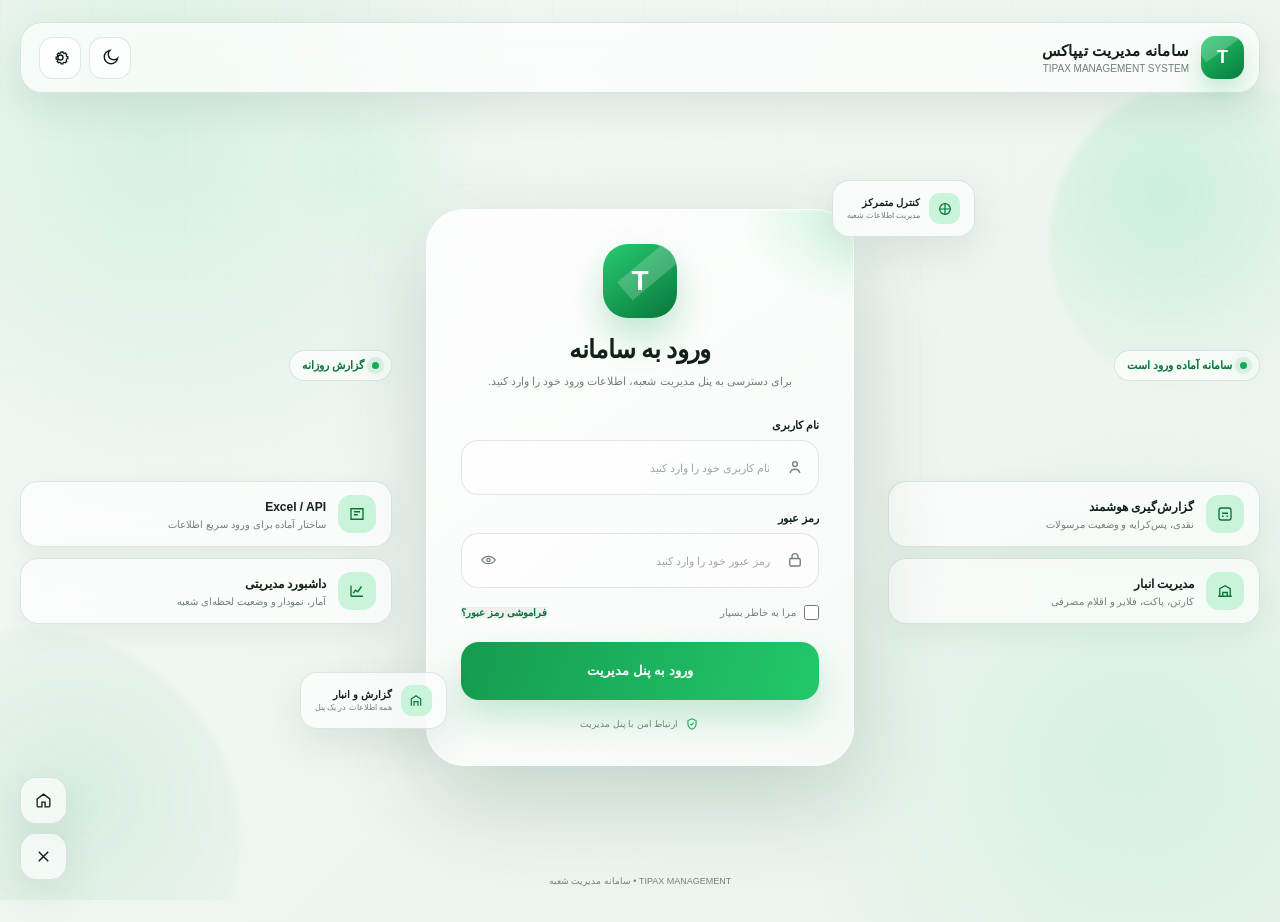
<file: login.html>
<!DOCTYPE html>
<html lang="fa" dir="rtl">
<head>
  <meta charset="UTF-8">
  <meta name="viewport" content="width=device-width, initial-scale=1.0">
  <meta name="theme-color" content="#0a0f0c">
  <meta name="description" content="سامانه مدیریت و گزارش تیپاکس">
  <title>ورود به سامانه | Tipax Management</title>

  <style>
    :root{
      --bg:#f4f8f5;
      --bg2:#e9f3ec;
      --surface:rgba(255,255,255,.66);
      --surface-strong:rgba(255,255,255,.82);
      --border:rgba(18,62,36,.12);
      --text:#122019;
      --muted:#708078;
      --green:#18a957;
      --green-dark:#08743a;
      --green-soft:#c9f4d9;
      --shadow:0 30px 90px rgba(22,70,42,.16);
      --shadow-soft:0 14px 40px rgba(22,70,42,.10);
      --danger:#e24d4d;
      --radius:30px;
      --ease:cubic-bezier(.2,.8,.2,1);
    }

    body.dark{
      --bg:#07100b;
      --bg2:#0c1911;
      --surface:rgba(17,31,23,.70);
      --surface-strong:rgba(19,38,27,.86);
      --border:rgba(185,255,211,.12);
      --text:#eefaf2;
      --muted:#91a59a;
      --green:#38d978;
      --green-dark:#20b95e;
      --green-soft:rgba(55,217,120,.16);
      --shadow:0 30px 100px rgba(0,0,0,.42);
      --shadow-soft:0 15px 50px rgba(0,0,0,.30);
    }

    *{box-sizing:border-box;margin:0;padding:0}
    html{scroll-behavior:smooth}
    body{
      min-height:100vh;
      overflow-x:hidden;
      font-family:Tahoma,"Segoe UI",Arial,sans-serif;
      color:var(--text);
      background:
        radial-gradient(circle at 12% 15%,rgba(35,194,104,.13),transparent 28%),
        radial-gradient(circle at 88% 82%,rgba(44,210,120,.10),transparent 25%),
        linear-gradient(135deg,var(--bg),var(--bg2));
      transition:background .45s ease,color .35s ease;
    }

    button,input{font:inherit}
    button{border:0;cursor:pointer}
    a{text-decoration:none;color:inherit}

    /* Ambient background */
    .ambient{position:fixed;inset:0;pointer-events:none;overflow:hidden;z-index:0}
    .orb{
      position:absolute;border-radius:50%;filter:blur(3px);
      opacity:.62;animation:floatOrb 10s ease-in-out infinite;
    }
    .orb.one{
      width:320px;height:320px;right:-90px;top:80px;
      background:radial-gradient(circle at 35% 35%,rgba(42,214,116,.28),transparent 70%);
    }
    .orb.two{
      width:420px;height:420px;left:-180px;bottom:-150px;
      background:radial-gradient(circle at 60% 40%,rgba(31,177,93,.18),transparent 70%);
      animation-delay:-4s;
    }
    .orb.three{
      width:180px;height:180px;left:22%;top:9%;
      background:radial-gradient(circle,rgba(126,244,166,.16),transparent 70%);
      animation-delay:-7s;
    }
    .grid{
      position:absolute;inset:0;opacity:.22;
      background-image:
        linear-gradient(rgba(50,120,75,.055) 1px,transparent 1px),
        linear-gradient(90deg,rgba(50,120,75,.055) 1px,transparent 1px);
      background-size:46px 46px;
      mask-image:linear-gradient(to bottom,black,transparent 80%);
    }

    /* Top bar */
    .topbar{
      position:relative;z-index:5;
      width:min(1240px,calc(100% - 36px));
      margin:22px auto 0;
      display:flex;align-items:center;justify-content:space-between;
      padding:13px 15px 13px 18px;
      border:1px solid var(--border);
      background:var(--surface);
      backdrop-filter:blur(22px);
      -webkit-backdrop-filter:blur(22px);
      border-radius:22px;
      box-shadow:var(--shadow-soft);
    }

    .brand{display:flex;align-items:center;gap:12px}
    .brand-mark{
      width:43px;height:43px;border-radius:14px;
      display:grid;place-items:center;
      color:white;font-weight:900;font-size:18px;
      background:linear-gradient(145deg,#22c66a,#087b3d);
      box-shadow:0 10px 24px rgba(17,169,86,.24);
      position:relative;overflow:hidden;
    }
    .brand-mark::after{
      content:"";position:absolute;width:70px;height:20px;
      background:rgba(255,255,255,.22);transform:rotate(-35deg);top:-12px;right:-20px;
    }
    .brand-text strong{display:block;font-size:15px;letter-spacing:.2px}
    .brand-text span{display:block;font-size:10px;color:var(--muted);margin-top:3px}

    .top-actions{display:flex;align-items:center;gap:8px}
    .icon-btn{
      width:42px;height:42px;border-radius:14px;
      display:grid;place-items:center;
      background:var(--surface-strong);
      border:1px solid var(--border);
      color:var(--text);
      transition:transform .25s var(--ease),background .25s ease,box-shadow .25s ease;
    }
    .icon-btn:hover{transform:translateY(-3px);box-shadow:var(--shadow-soft)}
    .icon-btn svg{width:19px;height:19px}

    /* Main */
    .main{
      min-height:calc(100vh - 90px);
      width:min(1240px,calc(100% - 36px));
      margin:0 auto;
      position:relative;z-index:2;
      display:grid;
      grid-template-columns:1fr 1.15fr 1fr;
      align-items:center;
      gap:34px;
      padding:48px 0 70px;
    }

    .side-info{
      display:flex;flex-direction:column;gap:16px;
      animation:rise .8s var(--ease) both;
    }
    .side-info.right{animation-delay:.08s}
    .eyebrow{
      display:inline-flex;align-items:center;gap:8px;
      width:max-content;padding:8px 12px;
      border:1px solid var(--border);border-radius:999px;
      background:var(--surface);
      backdrop-filter:blur(16px);
      color:var(--green-dark);font-size:11px;font-weight:800;
    }
    body.dark .eyebrow{color:var(--green)}
    .status-dot{
      width:7px;height:7px;border-radius:50%;background:var(--green);
      box-shadow:0 0 0 5px rgba(24,169,87,.10),0 0 16px rgba(24,169,87,.6);
    }
    .side-title{
      font-size:clamp(25px,3vw,42px);
      line-height:1.18;
      letter-spacing:-1.4px;
    }
    .side-title span{color:var(--green)}
    .side-desc{font-size:13px;line-height:2;color:var(--muted);max-width:330px}

    .mini-stack{display:grid;gap:11px;margin-top:6px}
    .mini-card{
      display:flex;align-items:center;gap:12px;
      padding:13px 15px;
      background:var(--surface);
      border:1px solid var(--border);
      border-radius:18px;
      backdrop-filter:blur(18px);
      box-shadow:0 10px 30px rgba(20,70,40,.06);
      transition:transform .3s var(--ease),box-shadow .3s ease;
    }
    .mini-card:hover{transform:translateX(-5px);box-shadow:var(--shadow-soft)}
    .mini-icon{
      width:38px;height:38px;border-radius:13px;
      display:grid;place-items:center;
      background:var(--green-soft);color:var(--green-dark);flex:0 0 auto;
    }
    body.dark .mini-icon{color:var(--green)}
    .mini-card b{font-size:12px}
    .mini-card small{display:block;color:var(--muted);font-size:10px;margin-top:4px}

    /* Login card */
    .login-wrap{
      display:flex;justify-content:center;
      animation:loginIn .95s var(--ease) both;
    }
    .login-card{
      position:relative;width:min(480px,100%);
      padding:34px;
      border:1px solid rgba(255,255,255,.58);
      background:linear-gradient(145deg,rgba(255,255,255,.82),rgba(255,255,255,.52));
      backdrop-filter:blur(30px) saturate(135%);
      -webkit-backdrop-filter:blur(30px) saturate(135%);
      border-radius:38px;
      box-shadow:0 35px 90px rgba(15,73,39,.19),inset 0 1px 0 rgba(255,255,255,.72);
      overflow:hidden;
    }
    body.dark .login-card{
      border-color:rgba(183,255,208,.11);
      background:linear-gradient(145deg,rgba(22,43,30,.88),rgba(12,25,17,.72));
      box-shadow:0 35px 100px rgba(0,0,0,.45),inset 0 1px 0 rgba(255,255,255,.05);
    }
    .login-card::before{
      content:"";position:absolute;width:230px;height:230px;
      border-radius:50%;right:-110px;top:-130px;
      background:radial-gradient(circle,rgba(42,213,113,.20),transparent 70%);
      pointer-events:none;
    }
    .login-card::after{
      content:"";position:absolute;inset:1px;border-radius:37px;
      border:1px solid rgba(255,255,255,.20);pointer-events:none;
    }

    .login-head{text-align:center;position:relative;z-index:1}
    .login-logo{
      width:74px;height:74px;border-radius:25px;margin:0 auto 17px;
      display:grid;place-items:center;
      color:#fff;font-size:28px;font-weight:900;
      background:linear-gradient(145deg,#27cc70,#08763b);
      box-shadow:0 18px 35px rgba(18,165,83,.25);
      position:relative;overflow:hidden;
    }
    .login-logo::after{
      content:"";position:absolute;width:110px;height:24px;
      background:rgba(255,255,255,.20);transform:rotate(-40deg);
      top:0;right:-45px;
    }
    .login-head h1{font-size:25px;letter-spacing:-.7px}
    .login-head p{font-size:11px;color:var(--muted);margin-top:8px;line-height:1.8}

    .form{position:relative;z-index:1;margin-top:27px}
    .field{margin-bottom:17px}
    .field label{
      display:block;font-size:11px;font-weight:800;margin-bottom:8px;
    }
    .input-wrap{position:relative}
    .input-wrap .leading{
      position:absolute;right:15px;top:50%;transform:translateY(-50%);
      color:var(--muted);width:18px;height:18px;pointer-events:none;
    }
    .input-wrap input{
      width:100%;height:55px;
      border-radius:17px;
      border:1px solid var(--border);
      outline:none;
      background:rgba(255,255,255,.50);
      color:var(--text);
      padding:0 48px 0 48px;
      transition:border .25s ease,box-shadow .25s ease,background .25s ease;
    }
    body.dark .input-wrap input{background:rgba(255,255,255,.045)}
    .input-wrap input::placeholder{color:#9ba9a1;font-size:11px}
    .input-wrap input:focus{
      border-color:rgba(24,169,87,.50);
      box-shadow:0 0 0 4px rgba(24,169,87,.10);
      background:var(--surface-strong);
    }
    .toggle-pass{
      position:absolute;left:10px;top:50%;transform:translateY(-50%);
      width:35px;height:35px;border-radius:11px;
      background:transparent;color:var(--muted);
      display:grid;place-items:center;
      transition:.2s ease;
    }
    .toggle-pass:hover{background:var(--green-soft);color:var(--green-dark)}
    .toggle-pass svg{width:17px;height:17px}

    .form-row{
      display:flex;align-items:center;justify-content:space-between;
      gap:12px;margin:3px 0 22px;
    }
    .remember{
      display:flex;align-items:center;gap:8px;
      font-size:10px;color:var(--muted);cursor:pointer;
    }
    .remember input{accent-color:var(--green);width:15px;height:15px}
    .forgot{font-size:10px;color:var(--green-dark);font-weight:800}
    body.dark .forgot{color:var(--green)}

    .login-btn{
      width:100%;height:58px;border-radius:18px;
      color:#fff;font-weight:900;font-size:13px;
      background:linear-gradient(110deg,#159b50,#23c86a);
      box-shadow:0 18px 34px rgba(19,168,83,.23);
      position:relative;overflow:hidden;
      transition:transform .25s var(--ease),box-shadow .25s ease;
    }
    .login-btn::before{
      content:"";position:absolute;top:0;left:-120%;
      width:80%;height:100%;
      background:linear-gradient(100deg,transparent,rgba(255,255,255,.32),transparent);
      transform:skewX(-20deg);
      transition:left .7s ease;
    }
    .login-btn:hover{transform:translateY(-3px);box-shadow:0 23px 42px rgba(19,168,83,.30)}
    .login-btn:hover::before{left:140%}
    .login-btn:active{transform:translateY(0)}
    .login-btn.loading{pointer-events:none;opacity:.84}
    .spinner{
      display:inline-block;width:17px;height:17px;
      border:2px solid rgba(255,255,255,.35);
      border-top-color:#fff;border-radius:50%;
      animation:spin .7s linear infinite;vertical-align:-4px;margin-left:7px;
    }

    .error{
      display:none;margin-bottom:15px;
      padding:11px 13px;border-radius:14px;
      background:rgba(226,77,77,.09);
      border:1px solid rgba(226,77,77,.18);
      color:var(--danger);font-size:10px;line-height:1.7;
    }
    .error.show{display:block;animation:shake .35s ease}

    .security{
      display:flex;justify-content:center;align-items:center;gap:7px;
      color:var(--muted);font-size:9px;margin-top:17px;
    }
    .security svg{width:14px;height:14px;color:var(--green)}

    /* Floating decorative chips */
    .float-chip{
      position:absolute;z-index:3;
      display:flex;align-items:center;gap:9px;
      padding:12px 14px;border-radius:17px;
      background:var(--surface);
      border:1px solid var(--border);
      backdrop-filter:blur(20px);
      box-shadow:var(--shadow-soft);
      font-size:10px;
      animation:chipFloat 5.5s ease-in-out infinite;
    }
    .float-chip strong{display:block;font-size:10px}
    .float-chip span{display:block;color:var(--muted);font-size:8px;margin-top:3px}
    .float-chip .chip-icon{
      width:31px;height:31px;border-radius:11px;
      display:grid;place-items:center;
      background:var(--green-soft);color:var(--green-dark);
    }
    body.dark .float-chip .chip-icon{color:var(--green)}
    .chip-a{right:calc(50% - 335px);top:20%;animation-delay:-1.5s}
    .chip-b{left:calc(50% - 340px);bottom:19%;animation-delay:-3.2s}

    /* Floating corner controls */
    .corner-tools{
      position:fixed;left:20px;bottom:20px;z-index:20;
      display:flex;flex-direction:column;gap:9px;
    }
    .corner-btn{
      width:47px;height:47px;border-radius:16px;
      display:grid;place-items:center;
      background:var(--surface);
      color:var(--text);
      border:1px solid var(--border);
      backdrop-filter:blur(20px);
      box-shadow:var(--shadow-soft);
      transition:transform .25s var(--ease),background .25s ease;
    }
    .corner-btn:hover{transform:translateY(-4px) rotate(-3deg)}
    .corner-btn svg{width:19px;height:19px}

    /* Cool scroll-to-top button */
    .scroll-top{
      position:fixed;right:22px;bottom:20px;z-index:20;
      width:54px;height:54px;border-radius:50%;
      display:grid;place-items:center;
      background:var(--surface);
      border:1px solid var(--border);
      color:var(--green-dark);
      backdrop-filter:blur(20px);
      box-shadow:var(--shadow-soft);
      opacity:0;visibility:hidden;transform:translateY(15px) rotate(-30deg);
      transition:opacity .3s ease,visibility .3s ease,transform .35s var(--ease);
    }
    .scroll-top.show{opacity:1;visibility:visible;transform:translateY(0) rotate(0)}
    .scroll-top:hover{transform:translateY(-4px) rotate(45deg)}
    .scroll-top .arrow{transition:transform .3s ease}
    .scroll-top:hover .arrow{transform:rotate(-45deg)}

    .footer-note{
      position:absolute;bottom:14px;left:50%;transform:translateX(-50%);
      color:var(--muted);font-size:9px;z-index:2;white-space:nowrap;
    }

    /* Modal */
    .modal{
      position:fixed;inset:0;z-index:50;
      display:none;place-items:center;padding:20px;
      background:rgba(0,0,0,.35);
      backdrop-filter:blur(8px);
    }
    .modal.show{display:grid}
    .modal-card{
      width:min(390px,100%);
      padding:25px;border-radius:26px;
      background:var(--surface-strong);
      border:1px solid var(--border);
      box-shadow:var(--shadow);
      text-align:center;
      animation:rise .35s var(--ease);
    }
    .modal-card h3{font-size:16px;margin-bottom:8px}
    .modal-card p{font-size:10px;color:var(--muted);line-height:1.9}
    .modal-close{
      margin-top:18px;padding:11px 20px;border-radius:12px;
      background:var(--green);color:#fff;font-size:11px;font-weight:800;
    }

    @keyframes floatOrb{
      0%,100%{transform:translate3d(0,0,0)}
      50%{transform:translate3d(18px,-24px,0)}
    }
    @keyframes chipFloat{
      0%,100%{transform:translateY(0) rotate(0)}
      50%{transform:translateY(-10px) rotate(1deg)}
    }
    @keyframes rise{
      from{opacity:0;transform:translateY(25px)}
      to{opacity:1;transform:translateY(0)}
    }
    @keyframes loginIn{
      from{opacity:0;transform:translateY(35px) scale(.97)}
      to{opacity:1;transform:translateY(0) scale(1)}
    }
    @keyframes spin{to{transform:rotate(360deg)}}
    @keyframes shake{
      0%,100%{transform:translateX(0)}
      25%{transform:translateX(7px)}
      75%{transform:translateX(-7px)}
    }

    @media(max-width:1050px){
      .main{grid-template-columns:1fr;max-width:700px;padding-top:35px}
      .side-info{display:none}
      .login-wrap{grid-column:1}
      .login-card{width:min(500px,100%)}
      .chip-a{right:8%;top:18%}
      .chip-b{left:7%;bottom:15%}
    }

    @media(max-width:600px){
      .topbar{width:calc(100% - 20px);margin-top:10px;padding:10px 11px}
      .brand-mark{width:39px;height:39px;border-radius:12px}
      .brand-text strong{font-size:13px}
      .brand-text span{font-size:8px}
      .icon-btn{width:39px;height:39px;border-radius:12px}
      .main{width:calc(100% - 20px);padding:25px 0 80px}
      .login-card{padding:25px 19px;border-radius:29px}
      .login-card::after{border-radius:28px}
      .login-head h1{font-size:22px}
      .login-logo{width:66px;height:66px;border-radius:22px}
      .float-chip{display:none}
      .corner-tools{left:10px;bottom:10px}
      .corner-btn{width:43px;height:43px;border-radius:14px}
      .scroll-top{right:10px;bottom:10px;width:49px;height:49px}
      .footer-note{font-size:8px;bottom:4px}
    }

    @media(prefers-reduced-motion:reduce){
      *,*::before,*::after{
        animation-duration:.001ms!important;
        animation-iteration-count:1!important;
        scroll-behavior:auto!important;
        transition-duration:.001ms!important;
      }
    }
  </style>
</head>

<body>
  <div class="ambient" aria-hidden="true">
    <div class="grid"></div>
    <div class="orb one"></div>
    <div class="orb two"></div>
    <div class="orb three"></div>
  </div>

  <header class="topbar">
    <a class="brand" href="index.html" aria-label="بازگشت به صفحه اصلی">
      <div class="brand-mark">T</div>
      <div class="brand-text">
        <strong>سامانه مدیریت تیپاکس</strong>
        <span>TIPAX MANAGEMENT SYSTEM</span>
      </div>
    </a>

    <div class="top-actions">
      <button class="icon-btn" id="themeBtn" type="button" aria-label="تغییر حالت نمایش" title="تغییر حالت نمایش">
        <svg id="themeIcon" viewBox="0 0 24 24" fill="none" stroke="currentColor" stroke-width="1.8">
          <path d="M21 12.8A8.5 8.5 0 1 1 11.2 3 6.8 6.8 0 0 0 21 12.8Z"/>
        </svg>
      </button>

      <button class="icon-btn" id="settingsBtn" type="button" aria-label="تنظیمات" title="تنظیمات">
        <svg viewBox="0 0 24 24" fill="none" stroke="currentColor" stroke-width="1.7">
          <path d="M12 15.2a3.2 3.2 0 1 0 0-6.4 3.2 3.2 0 0 0 0 6.4Z"/>
          <path d="M19.4 15a1.7 1.7 0 0 0 .34 1.87l.06.06-1.75 1.75-.06-.06a1.7 1.7 0 0 0-1.87-.34 1.7 1.7 0 0 0-1.03 1.56V20h-2.48v-.16a1.7 1.7 0 0 0-1.03-1.56 1.7 1.7 0 0 0-1.87.34l-.06.06-1.75-1.75.06-.06A1.7 1.7 0 0 0 8.3 15a1.7 1.7 0 0 0-1.56-1.03H6.5v-2.48h.24A1.7 1.7 0 0 0 8.3 10a1.7 1.7 0 0 0-.34-1.87L7.9 8.07l1.75-1.75.06.06a1.7 1.7 0 0 0 1.87.34 1.7 1.7 0 0 0 1.03-1.56V5h2.48v.16a1.7 1.7 0 0 0 1.03 1.56 1.7 1.7 0 0 0 1.87-.34l.06-.06 1.75 1.75-.06.06A1.7 1.7 0 0 0 19.4 10a1.7 1.7 0 0 0 1.56 1.03h.24v2.48h-.24A1.7 1.7 0 0 0 19.4 15Z"/>
        </svg>
      </button>
    </div>
  </header>

  <main class="main">
    <section class="side-info">
      <div class="eyebrow"><span class="status-dot"></span> سامانه آماده ورود است</div>
      <h2 class="side-title"><br><span></span></h2>
      <p class="side-desc">
       
      </p>

      <div class="mini-stack">
        <div class="mini-card">
          <div class="mini-icon">
            <svg viewBox="0 0 24 24" width="18" fill="none" stroke="currentColor" stroke-width="1.8">
              <rect x="4" y="4" width="16" height="16" rx="3"/>
              <path d="M8 15h2M8 11h8M14 15h2"/>
            </svg>
          </div>
          <div><b>گزارش‌گیری هوشمند</b><small>نقدی، پس‌کرایه و وضعیت مرسولات</small></div>
        </div>

        <div class="mini-card">
          <div class="mini-icon">
            <svg viewBox="0 0 24 24" width="18" fill="none" stroke="currentColor" stroke-width="1.8">
              <path d="M5 19V9l7-4 7 4v10"/>
              <path d="M9 19v-5h6v5M3 19h18"/>
            </svg>
          </div>
          <div><b>مدیریت انبار</b><small>کارتن، پاکت، فلایر و اقلام مصرفی</small></div>
        </div>
      </div>
    </section>

    <section class="login-wrap" aria-label="ورود به سامانه">
      <div class="login-card">
        <div class="login-head">
          <div class="login-logo">T</div>
          <h1>ورود به سامانه</h1>
          <p>برای دسترسی به پنل مدیریت شعبه، اطلاعات ورود خود را وارد کنید.</p>
        </div>

        <form class="form" id="loginForm" autocomplete="on">
          <div class="field">
            <label for="username">نام کاربری</label>
            <div class="input-wrap">
              <svg class="leading" viewBox="0 0 24 24" fill="none" stroke="currentColor" stroke-width="1.8">
                <circle cx="12" cy="8" r="3.2"/>
                <path d="M5.5 20c.7-3.2 2.9-5 6.5-5s5.8 1.8 6.5 5"/>
              </svg>
              <input id="username" name="username" type="text" placeholder="نام کاربری خود را وارد کنید" required autocomplete="username">
            </div>
          </div>

          <div class="field">
            <label for="password">رمز عبور</label>
            <div class="input-wrap">
              <svg class="leading" viewBox="0 0 24 24" fill="none" stroke="currentColor" stroke-width="1.8">
                <rect x="5" y="10" width="14" height="10" rx="2"/>
                <path d="M8 10V7.5a4 4 0 0 1 8 0V10"/>
              </svg>
              <input id="password" name="password" type="password" placeholder="رمز عبور خود را وارد کنید" required autocomplete="current-password">
              <button class="toggle-pass" id="togglePass" type="button" aria-label="نمایش رمز عبور" title="نمایش/مخفی کردن رمز">
                <svg id="eyeIcon" viewBox="0 0 24 24" fill="none" stroke="currentColor" stroke-width="1.8">
                  <path d="M2.5 12s3.4-5.2 9.5-5.2S21.5 12 21.5 12 18.1 17.2 12 17.2 2.5 12 2.5 12Z"/>
                  <circle cx="12" cy="12" r="2.3"/>
                </svg>
              </button>
            </div>
          </div>

          <div class="error" id="errorBox">
            اطلاعات ورود صحیح نیست. لطفاً نام کاربری و رمز عبور را بررسی کنید.
          </div>

          <div class="form-row">
            <label class="remember">
              <input id="remember" type="checkbox">
              <span>مرا به خاطر بسپار</span>
            </label>
            <button class="forgot" id="forgotBtn" type="button">فراموشی رمز عبور؟</button>
          </div>

          <button class="login-btn" id="loginBtn" type="submit">
            <span id="loginText">ورود به پنل مدیریت</span>
          </button>

          <div class="security">
            <svg viewBox="0 0 24 24" fill="none" stroke="currentColor" stroke-width="1.8">
              <path d="M12 3 19 6v5c0 4.7-2.8 8.1-7 10-4.2-1.9-7-5.3-7-10V6l7-3Z"/>
              <path d="m9.2 12 1.8 1.8 3.8-4"/>
            </svg>
            ارتباط امن با پنل مدیریت
          </div>
        </form>
      </div>
    </section>

    <section class="side-info right">
      <div class="eyebrow"><span class="status-dot"></span>گزارش روزانه</div>
      <h2 class="side-title"><br><span></span></h2>
      <p class="side-desc"> 
        
      </p>

      <div class="mini-stack">
        <div class="mini-card">
          <div class="mini-icon">
            <svg viewBox="0 0 24 24" width="18" fill="none" stroke="currentColor" stroke-width="1.8">
              <path d="M4 5h16v14H4z"/>
              <path d="M8 9h8M8 13h5"/>
            </svg>
          </div>
          <div><b>Excel / API</b><small>ساختار آماده برای ورود سریع اطلاعات</small></div>
        </div>

        <div class="mini-card">
          <div class="mini-icon">
            <svg viewBox="0 0 24 24" width="18" fill="none" stroke="currentColor" stroke-width="1.8">
              <path d="M4 19V5M4 19h16"/>
              <path d="m7 15 3-4 3 2 5-7"/>
            </svg>
          </div>
          <div><b>داشبورد مدیریتی</b><small>آمار، نمودار و وضعیت لحظه‌ای شعبه</small></div>
        </div>
      </div>
    </section>
  </main>

  <div class="float-chip chip-a">
    <div class="chip-icon">
      <svg viewBox="0 0 24 24" width="16" fill="none" stroke="currentColor" stroke-width="1.8">
        <path d="M12 3v18M3 12h18"/>
        <circle cx="12" cy="12" r="8"/>
      </svg>
    </div>
    <div><strong>کنترل متمرکز</strong><span>مدیریت اطلاعات شعبه</span></div>
  </div>

  <div class="float-chip chip-b">
    <div class="chip-icon">
      <svg viewBox="0 0 24 24" width="16" fill="none" stroke="currentColor" stroke-width="1.8">
        <path d="M5 19V9l7-5 7 5v10"/>
        <path d="M9 19v-6h6v6"/>
      </svg>
    </div>
    <div><strong>گزارش و انبار</strong><span>همه اطلاعات در یک پنل</span></div>
  </div>

  <div class="corner-tools">
    <button class="corner-btn" id="homeBtn" type="button" aria-label="صفحه اصلی" title="صفحه اصلی">
      <svg viewBox="0 0 24 24" fill="none" stroke="currentColor" stroke-width="1.7">
        <path d="m4 10 8-6 8 6v9a1 1 0 0 1-1 1h-5v-6H10v6H5a1 1 0 0 1-1-1v-9Z"/>
      </svg>
    </button>

    <button class="corner-btn" id="closeBtn" type="button" aria-label="بازگشت" title="بازگشت">
      <svg viewBox="0 0 24 24" fill="none" stroke="currentColor" stroke-width="1.8">
        <path d="M18 6 6 18M6 6l12 12"/>
      </svg>
    </button>
  </div>

  <button class="scroll-top" id="scrollTop" type="button" aria-label="بازگشت به بالا" title="بازگشت به بالا">
    <svg class="arrow" viewBox="0 0 24 24" width="20" fill="none" stroke="currentColor" stroke-width="1.9">
      <path d="M12 19V5M6.5 10.5 12 5l5.5 5.5"/>
    </svg>
  </button>

  <div class="footer-note">TIPAX MANAGEMENT • سامانه مدیریت شعبه </div>

  <div class="modal" id="modal">
    <div class="modal-card">
      <h3 id="modalTitle">اطلاع‌رسانی</h3>
      <p id="modalText">این بخش در نسخه بعدی تکمیل می‌شود.</p>
      <button class="modal-close" id="modalClose" type="button">متوجه شدم</button>
    </div>
  </div>

  <script>
    const body = document.body;
    const themeBtn = document.getElementById("themeBtn");
    const themeIcon = document.getElementById("themeIcon");
    const loginForm = document.getElementById("loginForm");
    const loginBtn = document.getElementById("loginBtn");
    const loginText = document.getElementById("loginText");
    const password = document.getElementById("password");
    const togglePass = document.getElementById("togglePass");
    const errorBox = document.getElementById("errorBox");
    const remember = document.getElementById("remember");
    const username = document.getElementById("username");
    const scrollTop = document.getElementById("scrollTop");

    /* Theme */
    const savedTheme = localStorage.getItem("tipax-theme");
    if(savedTheme === "dark"){
      body.classList.add("dark");
      setThemeIcon(true);
    }

    function setThemeIcon(isDark){
      themeIcon.innerHTML = isDark
        ? '<path d="M12 3v2M12 19v2M4.22 4.22l1.42 1.42M18.36 18.36l1.42 1.42M3 12h2M19 12h2M4.22 19.78l1.42-1.42M18.36 5.64l1.42-1.42"/><circle cx="12" cy="12" r="4"/>'
        : '<path d="M21 12.8A8.5 8.5 0 1 1 11.2 3 6.8 6.8 0 0 0 21 12.8Z"/>';
    }

    themeBtn.addEventListener("click", () => {
      const isDark = body.classList.toggle("dark");
      localStorage.setItem("tipax-theme", isDark ? "dark" : "light");
      setThemeIcon(isDark);
    });

    /* Password visibility */
    togglePass.addEventListener("click", () => {
      const visible = password.type === "text";
      password.type = visible ? "password" : "text";
      togglePass.setAttribute("aria-label", visible ? "نمایش رمز عبور" : "مخفی کردن رمز عبور");
      document.getElementById("eyeIcon").innerHTML = visible
        ? '<path d="M2.5 12s3.4-5.2 9.5-5.2S21.5 12 21.5 12 18.1 17.2 12 17.2 2.5 12 2.5 12Z"/><circle cx="12" cy="12" r="2.3"/>'
        : '<path d="M3 3l18 18"/><path d="M10.6 6.9A10.2 10.2 0 0 1 12 6.8c6.1 0 9.5 5.2 9.5 5.2a17 17 0 0 1-3 3.4M6.1 6.1C3.8 7.5 2.5 12 2.5 12s3.4 5.2 9.5 5.2a9.9 9.9 0 0 0 3.5-.6"/><path d="M9.9 9.9a3 3 0 0 0 4.2 4.2"/>';
    });

    /* Remember username */
    const savedUser = localStorage.getItem("tipax-remembered-user");
    if(savedUser){
      username.value = savedUser;
      remember.checked = true;
    }

    /* Login
       IMPORTANT:
       This is DEMO authentication for the GitHub Pages version.
       Replace this section with server-side authentication when deployed.
    */
    loginForm.addEventListener("submit", (event) => {
      event.preventDefault();
      errorBox.classList.remove("show");

      if(!username.value.trim() || !password.value){
        errorBox.textContent = "لطفاً نام کاربری و رمز عبور را وارد کنید.";
        errorBox.classList.add("show");
        return;
      }

      if(remember.checked){
        localStorage.setItem("tipax-remembered-user", username.value.trim());
      }else{
        localStorage.removeItem("tipax-remembered-user");
      }

      loginBtn.classList.add("loading");
      loginText.innerHTML = '<span class="spinner"></span> در حال ورود...';

      /*
        DEMO:
        برای جلوگیری از قفل شدن پروژه، در نسخه GitHub هر اطلاعات غیرخالی
        به عنوان ورود آزمایشی پذیرفته می‌شود.
        در نسخه سرور باید این قسمت با احراز هویت واقعی جایگزین شود.
      */
      setTimeout(() => {
        sessionStorage.setItem("tipax-auth-demo", "true");
        sessionStorage.setItem("tipax-user", username.value.trim());

        // وقتی dashboard.html ساخته شد، این مسیر فعال می‌شود.
        window.location.href = "dashboard.html";
      }, 650);
    });

    /* Forgot password */
    document.getElementById("forgotBtn").addEventListener("click", () => {
      showModal(
        "بازیابی رمز عبور",
        "در نسخه سروری، بازیابی رمز عبور از طریق پنل مدیریت و روش احراز هویت امن انجام می‌شود."
      );
    });

    /* Settings */
    document.getElementById("settingsBtn").addEventListener("click", () => {
      showModal(
        "تنظیمات ورود",
        "حالت نمایش، نام کاربری ذخیره‌شده و تنظیمات عمومی این صفحه از همین بخش مدیریت می‌شوند."
      );
    });

    /* Home / Back */
    document.getElementById("homeBtn").addEventListener("click", () => {
      window.location.href = "index.html";
    });

    document.getElementById("closeBtn").addEventListener("click", () => {
      if(document.referrer){
        history.back();
      }else{
        window.location.href = "index.html";
      }
    });

    /* Modal */
    const modal = document.getElementById("modal");
    const modalTitle = document.getElementById("modalTitle");
    const modalText = document.getElementById("modalText");

    function showModal(title,text){
      modalTitle.textContent = title;
      modalText.textContent = text;
      modal.classList.add("show");
    }
    document.getElementById("modalClose").addEventListener("click", () => modal.classList.remove("show"));
    modal.addEventListener("click", e => {
      if(e.target === modal) modal.classList.remove("show");
    });

    /* Scroll-to-top */
    window.addEventListener("scroll", () => {
      scrollTop.classList.toggle("show", window.scrollY > 220);
    });

    scrollTop.addEventListener("click", () => {
      window.scrollTo({top:0,behavior:"smooth"});
    });

    /* Keyboard shortcut: Esc returns to home */
    document.addEventListener("keydown", (e) => {
      if(e.key === "Escape") window.location.href = "index.html";
    });
  </script>
</body>
</html>
</file>
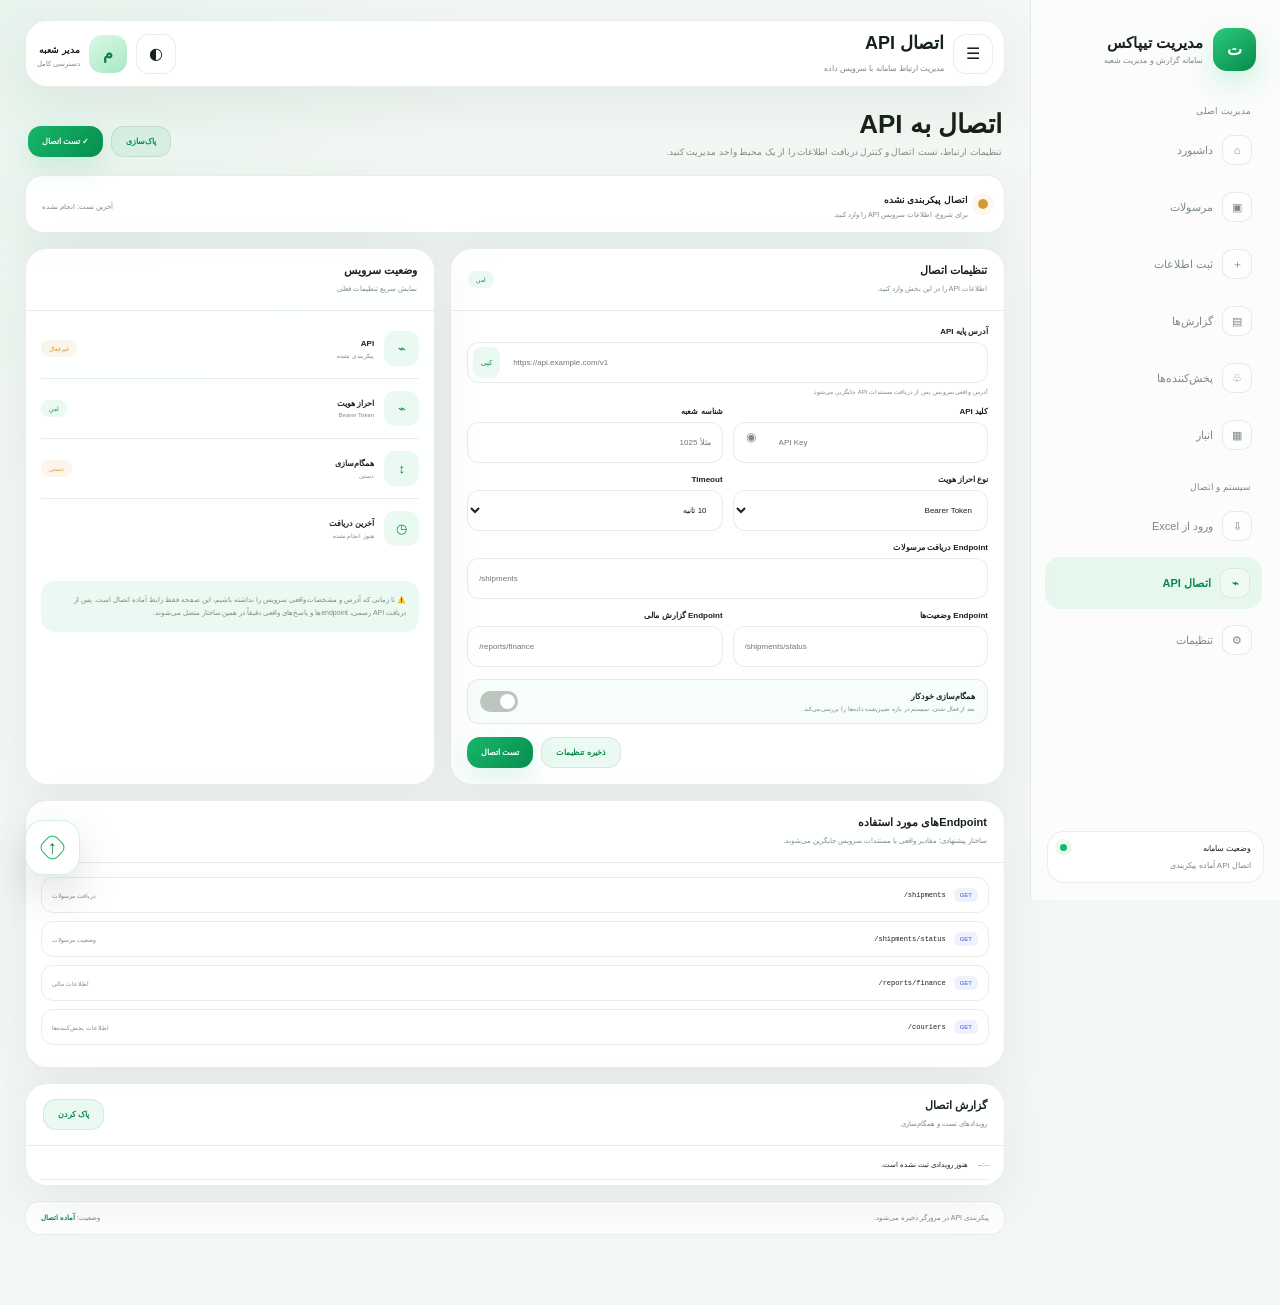
<file: pages/api.html>
<!DOCTYPE html>
<html lang="fa" dir="rtl">
<head>
<meta charset="UTF-8">
<meta name="viewport" content="width=device-width,initial-scale=1">
<title>اتصال API | سامانه مدیریت تیپاکس</title>
<style>
:root{--bg:#f4f8f5;--card:rgba(255,255,255,.93);--solid:#fff;--text:#17221b;--muted:#7d8b82;--line:rgba(20,55,36,.09);--green:#18b86a;--green2:#07894c;--soft:rgba(24,184,106,.09);--red:#df6872;--amber:#d39a36;--blue:#6584ee;--shadow:0 18px 55px rgba(23,61,40,.08)}
body.dark{--bg:#090f0c;--card:rgba(17,27,21,.97);--solid:#141e18;--text:#e7f0ea;--muted:#8d9a92;--line:rgba(160,205,177,.09);--soft:rgba(24,184,106,.1);--shadow:0 18px 55px rgba(0,0,0,.34)}
*{box-sizing:border-box}html{scroll-behavior:smooth}body{margin:0;background:radial-gradient(circle at 0 0,rgba(24,184,106,.06),transparent 27%),var(--bg);color:var(--text);font-family:Tahoma,"Segoe UI",Arial,sans-serif;transition:.3s}body.dark{background:radial-gradient(circle at 0 0,rgba(24,184,106,.04),transparent 25%),#090f0c}button,input,select,textarea{font:inherit}button{cursor:pointer}a{text-decoration:none;color:inherit}
.app{display:grid;grid-template-columns:250px 1fr;min-height:100vh}.sidebar{position:sticky;top:0;height:100vh;padding:23px 16px;background:rgba(255,255,255,.62);backdrop-filter:blur(25px);border-left:1px solid var(--line);z-index:40}.dark .sidebar{background:rgba(8,14,11,.9)}
.brand{display:flex;align-items:center;gap:10px;padding:5px 8px 27px}.brandmark{width:43px;height:43px;border-radius:14px;display:grid;place-items:center;background:linear-gradient(145deg,#2acc7c,#078b4c);color:#fff;font-weight:900;box-shadow:0 12px 30px rgba(24,184,106,.2)}.brand b{display:block;font-size:15px}.brand small{display:block;color:var(--muted);font-size:8px;margin-top:4px}.navtitle{padding:8px 13px;color:var(--muted);font-size:9px}.nav{display:flex;flex-direction:column;gap:5px}.nav a{display:flex;align-items:center;gap:9px;padding:11px 12px;border-radius:15px;color:var(--muted);font-size:11px;transition:.2s}.nav a:hover,.nav a.active{background:var(--soft);color:var(--green2);transform:translateX(-2px)}.nav a.active{font-weight:bold}.navicon{width:30px;height:30px;border-radius:10px;border:1px solid var(--line);display:grid;place-items:center;background:rgba(255,255,255,.38)}.dark .navicon{background:rgba(255,255,255,.025)}.side-status{position:absolute;bottom:17px;left:16px;right:16px;padding:12px;border:1px solid var(--line);border-radius:17px;background:var(--card);font-size:8px}.side-status div{display:flex;justify-content:space-between}.online{width:7px;height:7px;border-radius:50%;background:var(--green);box-shadow:0 0 0 5px rgba(24,184,106,.09)}
.content{min-width:0;padding:20px 25px 70px}.topbar{height:67px;padding:8px 11px;border:1px solid var(--line);border-radius:22px;background:var(--card);backdrop-filter:blur(22px);box-shadow:var(--shadow);display:flex;align-items:center;justify-content:space-between;margin-bottom:22px}.top-left,.top-actions,.profile{display:flex;align-items:center;gap:9px}.mobile{display:none}.page-title h1{font-size:18px;margin:0 0 3px}.page-title small{font-size:8px;color:var(--muted)}.iconbtn{width:40px;height:40px;border:1px solid var(--line);border-radius:13px;background:var(--solid);color:var(--text);display:grid;place-items:center;transition:.2s}.iconbtn:hover{transform:translateY(-2px)}.avatar{width:38px;height:38px;border-radius:13px;background:linear-gradient(145deg,#d9f8e7,#a7e9c3);display:grid;place-items:center;color:#087d45;font-weight:bold}.profile small{display:block;color:var(--muted);font-size:7px;margin-top:3px}
.hero{display:flex;align-items:end;justify-content:space-between;gap:15px;margin:0 3px 18px}.hero h2{font-size:26px;margin:0}.hero p{font-size:9px;color:var(--muted);margin:7px 0 0}.actions{display:flex;gap:8px}.btn{border:0;border-radius:13px;padding:10px 14px;font-size:8px;font-weight:bold;transition:.2s}.btn:hover{transform:translateY(-2px)}.primary{background:linear-gradient(135deg,#18b86a,#078d4e);color:#fff;box-shadow:0 10px 25px rgba(24,184,106,.15)}.soft{background:var(--soft);color:var(--green2);border:1px solid var(--line)}.danger{background:rgba(223,104,114,.09);color:var(--red);border:1px solid rgba(223,104,114,.14)}
.statusbar{display:flex;align-items:center;justify-content:space-between;gap:12px;padding:13px 16px;border:1px solid var(--line);border-radius:18px;background:var(--card);box-shadow:var(--shadow);margin-bottom:15px}.statusinfo{display:flex;align-items:center;gap:10px}.statusdot{width:10px;height:10px;border-radius:50%;background:var(--amber);box-shadow:0 0 0 6px rgba(211,154,54,.08)}.statusdot.connected{background:var(--green);box-shadow:0 0 0 6px rgba(24,184,106,.08)}.statusinfo b{font-size:9px}.statusinfo small{display:block;color:var(--muted);font-size:7px;margin-top:4px}
.grid{display:grid;grid-template-columns:1.15fr .85fr;gap:15px;margin-bottom:15px}.panel{border:1px solid var(--line);border-radius:22px;background:var(--card);backdrop-filter:blur(23px);box-shadow:var(--shadow);overflow:hidden}.panelhead{padding:15px 17px;border-bottom:1px solid var(--line);display:flex;align-items:center;justify-content:space-between}.panelhead h3{font-size:11px;margin:0}.panelhead small{font-size:7px;color:var(--muted)}.form{padding:16px}.row{display:grid;grid-template-columns:1fr 1fr;gap:10px}.group{margin-bottom:12px}.group label{display:block;font-size:8px;font-weight:bold;margin-bottom:6px}.group small{display:block;font-size:6px;color:var(--muted);margin-top:5px}.field{height:41px;width:100%;padding:0 11px;border:1px solid var(--line);border-radius:12px;background:rgba(255,255,255,.4);color:var(--text);outline:none;font-size:8px;transition:.2s}.dark .field{background:#121b16;color:#e7f0ea;color-scheme:dark}.dark select.field option{background:#121b16;color:#e7f0ea}.field:focus{border-color:rgba(24,184,106,.45);box-shadow:0 0 0 3px rgba(24,184,106,.07)}textarea.field{height:83px;padding-top:11px;resize:vertical}.input-wrap{position:relative}.input-wrap .field{padding-left:45px}.copy{position:absolute;left:6px;top:5px;height:31px;border:0;border-radius:9px;background:var(--soft);color:var(--green2);font-size:7px;padding:0 8px}.secret{position:absolute;left:7px;top:7px;border:0;background:transparent;color:var(--muted);font-size:12px}.toggleline{display:flex;align-items:center;justify-content:space-between;padding:11px 12px;border:1px solid var(--line);border-radius:12px;background:rgba(24,184,106,.035);font-size:8px}.switch{width:38px;height:21px;border-radius:20px;background:#bcc6bf;padding:3px;border:0}.switch i{display:block;width:15px;height:15px;border-radius:50%;background:#fff;transition:.2s}.switch.on{background:var(--green)}.switch.on i{transform:translateX(-17px)}
.cards{padding:8px 15px}.mini{display:flex;align-items:center;gap:10px;padding:12px 0;border-bottom:1px solid var(--line)}.mini:last-child{border:0}.miniicon{width:35px;height:35px;border-radius:11px;background:var(--soft);display:grid;place-items:center;color:var(--green2);font-size:13px}.mini b{display:block;font-size:8px}.mini small{display:block;color:var(--muted);font-size:6px;margin-top:4px}.pill{margin-right:auto;padding:5px 8px;border-radius:8px;background:var(--soft);color:var(--green2);font-size:6px}.pill.amber{background:rgba(211,154,54,.1);color:var(--amber)}
.endpoints{padding:14px 15px}.endpoint{display:flex;align-items:center;gap:8px;padding:10px;border:1px solid var(--line);border-radius:12px;margin-bottom:8px}.method{padding:4px 6px;border-radius:6px;background:rgba(101,132,238,.1);color:var(--blue);font-size:6px;font-weight:bold}.endpoint code{font-size:7px;direction:ltr;overflow:hidden;text-overflow:ellipsis;white-space:nowrap}.testbox{margin:15px;padding:13px;border-radius:14px;background:var(--soft);font-size:7px;color:var(--muted);line-height:1.8}.logs{max-height:220px;overflow:auto;padding:5px 15px}.log{display:flex;gap:10px;padding:10px 0;border-bottom:1px solid var(--line);font-size:7px}.logtime{color:var(--muted);direction:ltr}.ok{color:var(--green2)}.warn{color:var(--amber)}.error{color:var(--red)}
.fab{position:fixed;left:25px;bottom:25px;width:55px;height:55px;border:1px solid rgba(24,184,106,.2);border-radius:18px;background:var(--card);backdrop-filter:blur(20px);box-shadow:0 18px 45px rgba(0,0,0,.13);z-index:60;color:var(--green2);display:grid;place-items:center}.cross{position:absolute;width:21px;height:21px;border:1.5px solid var(--green);border-radius:7px;transform:rotate(45deg);animation:spin 7s linear infinite}.up{position:relative;z-index:2;font-size:19px;font-weight:900}@keyframes spin{to{transform:rotate(405deg)}}.toast{position:fixed;right:25px;bottom:25px;z-index:100;min-width:220px;padding:13px 15px;border:1px solid var(--line);border-radius:15px;background:var(--card);backdrop-filter:blur(20px);box-shadow:var(--shadow);font-size:8px;opacity:0;transform:translateY(20px);pointer-events:none;transition:.3s}.toast.show{opacity:1;transform:none}.footer{margin-top:15px;padding:12px 15px;border:1px solid var(--line);border-radius:15px;background:var(--card);display:flex;justify-content:space-between;color:var(--muted);font-size:7px}.footer b{color:var(--green2)}
@media(max-width:1050px){.grid{grid-template-columns:1fr}}
@media(max-width:820px){.app{grid-template-columns:1fr}.sidebar{position:fixed;right:0;top:0;width:280px;transform:translateX(105%);transition:.3s;height:100vh;box-shadow:-20px 0 50px rgba(0,0,0,.2)}body.menu-open .sidebar{transform:none}.overlay{position:fixed;inset:0;background:rgba(0,0,0,.25);backdrop-filter:blur(3px);z-index:35;display:none}body.menu-open .overlay{display:block}.mobile{display:grid}.content{padding:12px}.profile div:last-child{display:none}.hero{flex-direction:column;align-items:stretch}}
@media(max-width:560px){.row{grid-template-columns:1fr}.hero h2{font-size:21px}.actions{flex-direction:column}.statusbar{align-items:flex-start;flex-direction:column}.footer{flex-direction:column;gap:7px}.fab{left:14px;bottom:14px}}
</style>
</head>
<body>
<div class="overlay" onclick="toggleMenu()"></div>
<div class="app">
<aside class="sidebar">
<div class="brand"><div class="brandmark">ت</div><div><b>مدیریت تیپاکس</b><small>سامانه گزارش و مدیریت شعبه</small></div></div>
<div class="navtitle">مدیریت اصلی</div>
<nav class="nav">
<a href="../dashboard.html"><span class="navicon">⌂</span>داشبورد</a>
<a href="shipments.html"><span class="navicon">▣</span>مرسولات</a>
<a href="register.html"><span class="navicon">＋</span>ثبت اطلاعات</a>
<a href="reports.html"><span class="navicon">▤</span>گزارش‌ها</a>
<a href="couriers.html"><span class="navicon">♧</span>پخش‌کننده‌ها</a>
<a href="warehouse.html"><span class="navicon">▦</span>انبار</a>
</nav>
<div class="navtitle" style="margin-top:13px">سیستم و اتصال</div>
<nav class="nav">
<a href="import-excel.html"><span class="navicon">⇩</span>ورود از Excel</a>
<a class="active" href="api.html"><span class="navicon">⌁</span>اتصال API</a>
<a href="settings.html"><span class="navicon">⚙</span>تنظیمات</a>
</nav>
<div class="side-status"><div><span>وضعیت سامانه</span><i class="online"></i></div><div style="margin-top:8px;color:var(--muted)">اتصال API آماده پیکربندی</div></div>
</aside>

<main class="content" id="top">
<header class="topbar">
<div class="top-left"><button class="iconbtn mobile" onclick="toggleMenu()">☰</button><div class="page-title"><h1>اتصال API</h1><small>مدیریت ارتباط سامانه با سرویس داده</small></div></div>
<div class="top-actions"><button class="iconbtn" onclick="toggleTheme()">◐</button><div class="profile"><div class="avatar">م</div><div><b style="font-size:9px">مدیر شعبه</b><small>دسترسی کامل</small></div></div></div>
</header>

<section class="hero"><div><h2>اتصال به API</h2><p>تنظیمات ارتباط، تست اتصال و کنترل دریافت اطلاعات را از یک محیط واحد مدیریت کنید.</p></div><div class="actions"><button class="btn soft" onclick="resetForm()">پاک‌سازی</button><button class="btn primary" onclick="testConnection()">✓ تست اتصال</button></div></section>

<section class="statusbar">
<div class="statusinfo"><i id="dot" class="statusdot"></i><div><b id="statusTitle">اتصال پیکربندی نشده</b><small id="statusText">برای شروع، اطلاعات سرویس API را وارد کنید.</small></div></div>
<div><span id="lastTest" style="font-size:7px;color:var(--muted)">آخرین تست: انجام نشده</span></div>
</section>

<section class="grid">
<div class="panel">
<div class="panelhead"><div><h3>تنظیمات اتصال</h3><small>اطلاعات API را در این بخش وارد کنید.</small></div><span class="pill">امن</span></div>
<div class="form">
<div class="group"><label>آدرس پایه API</label><div class="input-wrap"><input id="baseUrl" class="field" dir="ltr" placeholder="https://api.example.com/v1"><button class="copy" onclick="copyValue('baseUrl')">کپی</button></div><small>آدرس واقعی سرویس پس از دریافت مستندات API جایگزین می‌شود.</small></div>
<div class="row">
<div class="group"><label>کلید API</label><div class="input-wrap"><input id="apiKey" class="field" dir="ltr" type="password" placeholder="API Key"><button class="secret" onclick="toggleSecret('apiKey',this)">◉</button></div></div>
<div class="group"><label>شناسه شعبه</label><input id="branch" class="field" placeholder="مثلاً 1025"></div>
</div>
<div class="row">
<div class="group"><label>نوع احراز هویت</label><select id="auth" class="field"><option>Bearer Token</option><option>API Key</option><option>Basic Authentication</option></select></div>
<div class="group"><label>Timeout</label><select id="timeout" class="field"><option value="10">10 ثانیه</option><option value="20">20 ثانیه</option><option value="30">30 ثانیه</option><option value="60">60 ثانیه</option></select></div>
</div>
<div class="group"><label>Endpoint دریافت مرسولات</label><input id="shipmentsEndpoint" class="field" dir="ltr" placeholder="/shipments"></div>
<div class="row">
<div class="group"><label>Endpoint وضعیت‌ها</label><input id="statusEndpoint" class="field" dir="ltr" placeholder="/shipments/status"></div>
<div class="group"><label>Endpoint گزارش مالی</label><input id="financeEndpoint" class="field" dir="ltr" placeholder="/reports/finance"></div>
</div>
<div class="toggleline"><div><b>همگام‌سازی خودکار</b><div style="font-size:6px;color:var(--muted);margin-top:4px">بعد از فعال شدن، سیستم در بازه تعیین‌شده داده‌ها را بررسی می‌کند.</div></div><button id="autoSwitch" class="switch" onclick="toggleSwitch(this)"><i></i></button></div>
<div style="display:flex;justify-content:flex-end;gap:8px;margin-top:13px"><button class="btn soft" onclick="saveConfig()">ذخیره تنظیمات</button><button class="btn primary" onclick="testConnection()">تست اتصال</button></div>
</div>
</div>

<div class="panel">
<div class="panelhead"><div><h3>وضعیت سرویس</h3><small>نمایش سریع تنظیمات فعلی</small></div></div>
<div class="cards">
<div class="mini"><span class="miniicon">⌁</span><div><b>API</b><small id="serviceName">پیکربندی نشده</small></div><span id="servicePill" class="pill amber">غیرفعال</span></div>
<div class="mini"><span class="miniicon">⌁</span><div><b>احراز هویت</b><small id="authView">Bearer Token</small></div><span class="pill">امن</span></div>
<div class="mini"><span class="miniicon">↕</span><div><b>همگام‌سازی</b><small id="syncView">دستی</small></div><span class="pill amber" id="syncPill">دستی</span></div>
<div class="mini"><span class="miniicon">◷</span><div><b>آخرین دریافت</b><small id="receiveView">هنوز انجام نشده</small></div></div>
</div>
<div class="testbox">⚠️ تا زمانی که آدرس و مشخصات واقعی سرویس را نداشته باشیم، این صفحه فقط رابط آماده اتصال است. پس از دریافت API رسمی، endpointها و پاسخ‌های واقعی دقیقاً در همین ساختار متصل می‌شوند.</div>
</div>
</section>

<section class="panel" style="margin-bottom:15px">
<div class="panelhead"><div><h3>Endpointهای مورد استفاده</h3><small>ساختار پیشنهادی؛ مقادیر واقعی با مستندات سرویس جایگزین می‌شوند.</small></div></div>
<div class="endpoints">
<div class="endpoint"><span class="method">GET</span><code>/shipments</code><span style="margin-right:auto;font-size:6px;color:var(--muted)">دریافت مرسولات</span></div>
<div class="endpoint"><span class="method">GET</span><code>/shipments/status</code><span style="margin-right:auto;font-size:6px;color:var(--muted)">وضعیت مرسولات</span></div>
<div class="endpoint"><span class="method">GET</span><code>/reports/finance</code><span style="margin-right:auto;font-size:6px;color:var(--muted)">اطلاعات مالی</span></div>
<div class="endpoint"><span class="method">GET</span><code>/couriers</code><span style="margin-right:auto;font-size:6px;color:var(--muted)">اطلاعات پخش‌کننده‌ها</span></div>
</div>
</section>

<section class="panel">
<div class="panelhead"><div><h3>گزارش اتصال</h3><small>رویدادهای تست و همگام‌سازی</small></div><button class="btn soft" onclick="clearLogs()">پاک کردن</button></div>
<div id="logs" class="logs">
<div class="log"><span class="logtime">--:--</span><span>هنوز رویدادی ثبت نشده است.</span></div>
</div>
</section>

<div class="footer"><span>پیکربندی API در مرورگر ذخیره می‌شود.</span><span>وضعیت: <b>آماده اتصال</b></span></div>
</main>
</div>
<button class="fab" onclick="window.scrollTo({top:0,behavior:'smooth'})" title="بازگشت به بالا"><i class="cross"></i><span class="up">↑</span></button>
<div id="toast" class="toast"></div>

<script>
if(localStorage.getItem("tipax-theme")==="dark")document.body.classList.add("dark");
const $=id=>document.getElementById(id);
function toggleTheme(){document.body.classList.toggle("dark");localStorage.setItem("tipax-theme",document.body.classList.contains("dark")?"dark":"light")}
function toggleMenu(){document.body.classList.toggle("menu-open")}
function showToast(t){const e=$("toast");e.textContent=t;e.classList.add("show");clearTimeout(window.tt);window.tt=setTimeout(()=>e.classList.remove("show"),2400)}
function copyValue(id){const e=$(id);if(!e.value){showToast("مقداری برای کپی وجود ندارد.");return}navigator.clipboard?.writeText(e.value);showToast("مقدار کپی شد.")}
function toggleSecret(id,b){const e=$(id);e.type=e.type==="password"?"text":"password";b.textContent=e.type==="password"?"◉":"○"}
function toggleSwitch(b){b.classList.toggle("on");$("syncView").textContent=b.classList.contains("on")?"خودکار":"دستی";$("syncPill").textContent=b.classList.contains("on")?"فعال":"دستی";$("syncPill").className="pill "+(b.classList.contains("on")?"":"amber")}
function saveConfig(){
 const data={baseUrl:$("baseUrl").value,apiKey:$("apiKey").value,branch:$("branch").value,auth:$("auth").value,timeout:$("timeout").value,shipmentsEndpoint:$("shipmentsEndpoint").value,statusEndpoint:$("statusEndpoint").value,financeEndpoint:$("financeEndpoint").value,auto:$("autoSwitch").classList.contains("on")};
 localStorage.setItem("tipax-api-config",JSON.stringify(data));$("serviceName").textContent=data.baseUrl||"آدرس وارد نشده";$("authView").textContent=data.auth;showToast("تنظیمات API ذخیره شد.");addLog("تنظیمات اتصال در مرورگر ذخیره شد.","ok");
}
function loadConfig(){
 try{const d=JSON.parse(localStorage.getItem("tipax-api-config")||"null");if(!d)return;
 $("baseUrl").value=d.baseUrl||"";$("apiKey").value=d.apiKey||"";$("branch").value=d.branch||"";$("auth").value=d.auth||"Bearer Token";$("timeout").value=d.timeout||"10";$("shipmentsEndpoint").value=d.shipmentsEndpoint||"";$("statusEndpoint").value=d.statusEndpoint||"";$("financeEndpoint").value=d.financeEndpoint||"";
 if(d.auto&&!$("autoSwitch").classList.contains("on"))toggleSwitch($("autoSwitch"));$("serviceName").textContent=d.baseUrl||"آدرس وارد نشده";$("authView").textContent=d.auth||"Bearer Token";
 }catch(e){}
}
function resetForm(){["baseUrl","apiKey","branch","shipmentsEndpoint","statusEndpoint","financeEndpoint"].forEach(id=>$(id).value="");$("statusTitle").textContent="اتصال پیکربندی نشده";$("statusText").textContent="برای شروع، اطلاعات سرویس API را وارد کنید.";$("dot").className="statusdot";$("servicePill").textContent="غیرفعال";$("servicePill").className="pill amber";showToast("فرم پاک شد.")}
function testConnection(){
 const url=$("baseUrl").value.trim();
 if(!url){showToast("ابتدا آدرس پایه API را وارد کنید.");addLog("تست اتصال انجام نشد: آدرس API خالی است.","warn");return}
 $("statusTitle").textContent="در حال بررسی اتصال...";$("statusText").textContent="در حال آماده‌سازی درخواست تست";$("dot").className="statusdot";addLog("درخواست تست برای "+url+" آماده شد.","warn");
 setTimeout(()=>{
   $("statusTitle").textContent="آماده برای اتصال واقعی";$("statusText").textContent="رابط کاربری آماده است؛ تست شبکه واقعی بعد از مشخص شدن API رسمی فعال می‌شود."; $("lastTest").textContent="آخرین تست: "+new Date().toLocaleTimeString("fa-IR",{hour:"2-digit",minute:"2-digit"});
   $("servicePill").textContent="آماده";$("servicePill").className="pill";addLog("ساختار اتصال بررسی شد؛ API واقعی هنوز پیکربندی نشده است.","ok");showToast("ساختار اتصال بررسی شد.");
 },700);
}
function addLog(text,type="ok"){const box=$("logs");if(box.children.length===1&&box.textContent.includes("هنوز رویدادی"))box.innerHTML="";const d=document.createElement("div");d.className="log";d.innerHTML='<span class="logtime">'+new Date().toLocaleTimeString("fa-IR",{hour:"2-digit",minute:"2-digit",second:"2-digit"})+'</span><span class="'+type+'">'+text+"</span>";box.prepend(d)}
function clearLogs(){$("logs").innerHTML='<div class="log"><span class="logtime">--:--</span><span>گزارش‌ها پاک شدند.</span></div>'}
loadConfig();
</script>
</body>
</html>
</file>
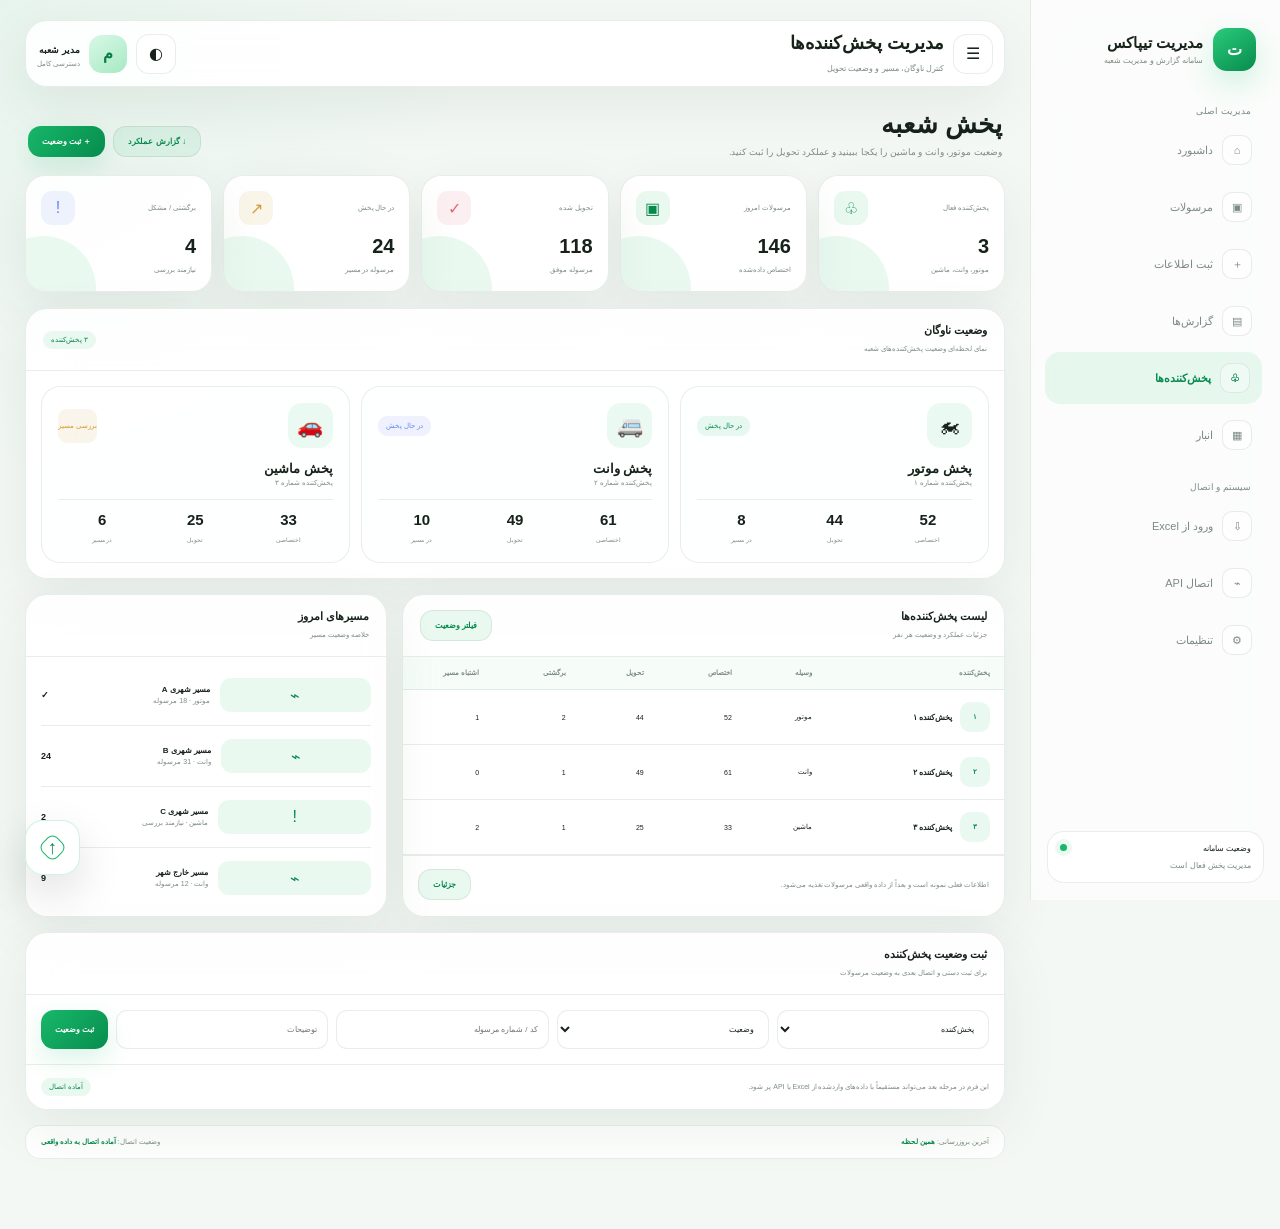
<file: pages/couriers.html>
<!DOCTYPE html>
<html lang="fa" dir="rtl">
<head>
<meta charset="UTF-8">
<meta name="viewport" content="width=device-width,initial-scale=1">
<title>پخش‌کننده‌ها | سامانه مدیریت تیپاکس</title>
<style>
:root{--bg:#f4f8f5;--card:rgba(255,255,255,.9);--solid:#fff;--text:#17221b;--muted:#7d8b82;--line:rgba(20,55,36,.09);--green:#18b86a;--green2:#07894c;--soft:rgba(24,184,106,.09);--red:#df6872;--amber:#d39a36;--blue:#6584ee;--shadow:0 18px 55px rgba(23,61,40,.08)}
body.dark{--bg:#090f0c;--card:rgba(17,27,21,.96);--solid:#141e18;--text:#e7f0ea;--muted:#8d9a92;--line:rgba(160,205,177,.09);--soft:rgba(24,184,106,.1);--shadow:0 18px 55px rgba(0,0,0,.34)}
*{box-sizing:border-box}html{scroll-behavior:smooth}body{margin:0;background:radial-gradient(circle at 0 0,rgba(24,184,106,.06),transparent 27%),var(--bg);color:var(--text);font-family:Tahoma,"Segoe UI",Arial,sans-serif;transition:.3s}body.dark{background:radial-gradient(circle at 0 0,rgba(24,184,106,.04),transparent 25%),#090f0c}
button,input,select{font:inherit}button{cursor:pointer}a{text-decoration:none;color:inherit}.app{display:grid;grid-template-columns:250px 1fr;min-height:100vh}
.sidebar{position:sticky;top:0;height:100vh;padding:23px 16px;background:rgba(255,255,255,.62);backdrop-filter:blur(25px);border-left:1px solid var(--line);z-index:40}.dark .sidebar{background:rgba(8,14,11,.9)}
.brand{display:flex;align-items:center;gap:10px;padding:5px 8px 27px}.brandmark{width:43px;height:43px;border-radius:14px;display:grid;place-items:center;background:linear-gradient(145deg,#2acc7c,#078b4c);color:#fff;font-weight:900;box-shadow:0 12px 30px rgba(24,184,106,.2)}.brand b{display:block;font-size:15px}.brand small{display:block;color:var(--muted);font-size:8px;margin-top:4px}
.navtitle{padding:8px 13px;color:var(--muted);font-size:9px}.nav{display:flex;flex-direction:column;gap:5px}.nav a{display:flex;align-items:center;gap:9px;padding:11px 12px;border-radius:15px;color:var(--muted);font-size:11px;transition:.2s}.nav a:hover,.nav a.active{background:var(--soft);color:var(--green2);transform:translateX(-2px)}.nav a.active{font-weight:bold}.navicon{width:30px;height:30px;border-radius:10px;border:1px solid var(--line);display:grid;place-items:center;background:rgba(255,255,255,.38)}.dark .navicon{background:rgba(255,255,255,.025)}
.side-status{position:absolute;bottom:17px;left:16px;right:16px;padding:12px;border:1px solid var(--line);border-radius:17px;background:var(--card);font-size:8px}.side-status div{display:flex;justify-content:space-between}.online{width:7px;height:7px;border-radius:50%;background:var(--green);box-shadow:0 0 0 5px rgba(24,184,106,.09)}
.content{min-width:0;padding:20px 25px 70px}.topbar{height:67px;padding:8px 11px;border:1px solid var(--line);border-radius:22px;background:var(--card);backdrop-filter:blur(22px);box-shadow:var(--shadow);display:flex;align-items:center;justify-content:space-between;margin-bottom:22px}.top-left,.top-actions,.profile{display:flex;align-items:center;gap:9px}.mobile{display:none}.page-title h1{font-size:18px;margin:0 0 3px}.page-title small{font-size:8px;color:var(--muted)}.iconbtn{width:40px;height:40px;border:1px solid var(--line);border-radius:13px;background:var(--solid);color:var(--text);display:grid;place-items:center;transition:.2s}.iconbtn:hover{transform:translateY(-2px)}.avatar{width:38px;height:38px;border-radius:13px;background:linear-gradient(145deg,#d9f8e7,#a7e9c3);display:grid;place-items:center;color:#087d45;font-weight:bold}.profile small{display:block;color:var(--muted);font-size:7px;margin-top:3px}
.hero{display:flex;align-items:end;justify-content:space-between;gap:15px;margin:0 3px 18px}.hero h2{font-size:26px;margin:0}.hero p{font-size:9px;color:var(--muted);margin:7px 0 0}.actions{display:flex;gap:8px}.btn{border:0;border-radius:13px;padding:10px 14px;font-size:8px;font-weight:bold;transition:.2s}.btn:hover{transform:translateY(-2px)}.primary{background:linear-gradient(135deg,#18b86a,#078d4e);color:#fff;box-shadow:0 10px 25px rgba(24,184,106,.15)}.soft{background:var(--soft);color:var(--green2);border:1px solid var(--line)}
.panel{border:1px solid var(--line);border-radius:22px;background:var(--card);backdrop-filter:blur(23px);box-shadow:var(--shadow);overflow:hidden}.panelhead{padding:15px 17px;border-bottom:1px solid var(--line);display:flex;align-items:center;justify-content:space-between}.panelhead h3{font-size:11px;margin:0}.panelhead small{font-size:7px;color:var(--muted)}
.kpis{display:grid;grid-template-columns:repeat(5,1fr);gap:11px;margin-bottom:16px}.kpi{position:relative;overflow:hidden;padding:15px;border:1px solid var(--line);border-radius:20px;background:var(--card);box-shadow:var(--shadow);transition:.25s}.kpi:hover{transform:translateY(-4px)}.kpi:after{content:"";position:absolute;left:-35px;bottom:-50px;width:105px;height:105px;border-radius:50%;background:var(--soft)}.kpitop{display:flex;justify-content:space-between;align-items:center}.kpitop small{font-size:7px;color:var(--muted)}.ki{width:34px;height:34px;border-radius:11px;background:var(--soft);color:var(--green2);display:grid;place-items:center}.kpi b{display:block;font-size:20px;margin-top:10px}.kpi em{font-style:normal;font-size:7px;color:var(--muted)}.kpi.red .ki{color:var(--red);background:rgba(223,104,114,.1)}.kpi.amber .ki{color:var(--amber);background:rgba(211,154,54,.1)}.kpi.blue .ki{color:var(--blue);background:rgba(101,132,238,.1)}
.grid{display:grid;grid-template-columns:1.25fr .75fr;gap:15px;margin-bottom:15px}
.courier-grid{display:grid;grid-template-columns:repeat(3,1fr);gap:11px;padding:15px}.courier{position:relative;padding:16px;border:1px solid var(--line);border-radius:19px;background:rgba(255,255,255,.15);overflow:hidden;transition:.25s}.dark .courier{background:rgba(255,255,255,.018)}.courier:hover{transform:translateY(-4px)}.vehicle{display:flex;align-items:center;justify-content:space-between}.vehicleicon{width:45px;height:45px;border-radius:14px;background:var(--soft);display:grid;place-items:center;font-size:21px}.status{font-size:7px;padding:6px 8px;border-radius:9px;background:rgba(24,184,106,.1);color:var(--green2)}.status.busy{background:rgba(101,132,238,.1);color:var(--blue)}.status.route{background:rgba(211,154,54,.1);color:var(--amber)}.courier h3{font-size:13px;margin:13px 0 3px}.courier p{font-size:7px;color:var(--muted);margin:0 0 12px}.stats{display:grid;grid-template-columns:repeat(3,1fr);border-top:1px solid var(--line);padding-top:11px;gap:5px}.stats div{text-align:center}.stats b{display:block;font-size:15px}.stats small{font-size:6px;color:var(--muted)}
.table-wrap{overflow:auto}.table{width:100%;border-collapse:collapse;min-width:760px}.table th,.table td{padding:12px 14px;border-bottom:1px solid var(--line);font-size:7px;text-align:right;white-space:nowrap}.table th{color:var(--muted);background:rgba(24,184,106,.03)}.table td strong{font-size:8px}.person{display:flex;align-items:center;gap:8px}.miniavatar{width:30px;height:30px;border-radius:10px;background:var(--soft);display:grid;place-items:center;color:var(--green2);font-weight:bold}.badge{display:inline-flex;padding:5px 8px;border-radius:9px;background:var(--soft);color:var(--green2);font-size:7px}.badge.blue{background:rgba(101,132,238,.1);color:var(--blue)}.badge.amber{background:rgba(211,154,54,.1);color:var(--amber)}.badge.red{background:rgba(223,104,114,.1);color:var(--red)}
.route-list{padding:8px 15px}.route{display:flex;align-items:center;gap:10px;padding:13px 0;border-bottom:1px solid var(--line)}.route:last-child{border:0}.routeicon{width:34px;height:34px;border-radius:11px;background:var(--soft);display:grid;place-items:center;color:var(--green2)}.route div{flex:1}.route strong{font-size:8px;display:block}.route small{font-size:7px;color:var(--muted);display:block;margin-top:3px}.route b{font-size:9px}
.form{padding:15px}.formgrid{display:grid;grid-template-columns:1fr 1fr 1fr 1fr auto;gap:8px}.field{height:39px;width:100%;padding:0 10px;border:1px solid var(--line);border-radius:11px;background:rgba(255,255,255,.38);color:var(--text);font-size:8px;outline:none}.dark .field{background:#121b16;color:#e7f0ea;color-scheme:dark}.dark select.field option{background:#121b16;color:#e7f0ea}.field:focus{border-color:rgba(24,184,106,.45);box-shadow:0 0 0 3px rgba(24,184,106,.05)}
.actions-row{display:flex;justify-content:space-between;align-items:center;padding:13px 15px;border-top:1px solid var(--line)}.actions-row small{font-size:7px;color:var(--muted)}
.fab{position:fixed;left:25px;bottom:25px;width:55px;height:55px;border:1px solid rgba(24,184,106,.2);border-radius:18px;background:var(--card);backdrop-filter:blur(20px);box-shadow:0 18px 45px rgba(0,0,0,.13);z-index:60;color:var(--green2);display:grid;place-items:center}.cross{position:absolute;width:21px;height:21px;border:1.5px solid var(--green);border-radius:7px;transform:rotate(45deg);animation:spin 7s linear infinite}.up{position:relative;z-index:2;font-size:19px;font-weight:900}@keyframes spin{to{transform:rotate(405deg)}}
.toast{position:fixed;right:25px;bottom:25px;z-index:100;min-width:210px;padding:13px 15px;border:1px solid var(--line);border-radius:15px;background:var(--card);backdrop-filter:blur(20px);box-shadow:var(--shadow);font-size:8px;opacity:0;transform:translateY(20px);pointer-events:none;transition:.3s}.toast.show{opacity:1;transform:none}
.footer{margin-top:15px;padding:12px 15px;border:1px solid var(--line);border-radius:15px;background:var(--card);display:flex;justify-content:space-between;color:var(--muted);font-size:7px}.footer b{color:var(--green2)}
@media(max-width:1150px){.kpis{grid-template-columns:repeat(3,1fr)}.courier-grid{grid-template-columns:1fr 1fr}.formgrid{grid-template-columns:1fr 1fr 1fr}}
@media(max-width:950px){.grid{grid-template-columns:1fr}}
@media(max-width:820px){.app{grid-template-columns:1fr}.sidebar{position:fixed;right:0;top:0;width:280px;transform:translateX(105%);transition:.3s;height:100vh;box-shadow:-20px 0 50px rgba(0,0,0,.2)}body.menu-open .sidebar{transform:none}.overlay{position:fixed;inset:0;background:rgba(0,0,0,.25);backdrop-filter:blur(3px);z-index:35;display:none}body.menu-open .overlay{display:block}.mobile{display:grid}.content{padding:12px}.profile div:last-child{display:none}.hero{flex-direction:column;align-items:stretch}.formgrid{grid-template-columns:1fr 1fr}}
@media(max-width:560px){.kpis{grid-template-columns:1fr 1fr}.courier-grid{grid-template-columns:1fr}.formgrid{grid-template-columns:1fr}.actions{flex-direction:column}.movement{grid-template-columns:1fr}.fab{left:14px;bottom:14px}.footer{flex-direction:column;gap:7px}}
</style>
</head>
<body>
<div class="overlay" onclick="toggleMenu()"></div>
<div class="app">
<aside class="sidebar">
<div class="brand"><div class="brandmark">ت</div><div><b>مدیریت تیپاکس</b><small>سامانه گزارش و مدیریت شعبه</small></div></div>
<div class="navtitle">مدیریت اصلی</div>
<nav class="nav">
<a href="../dashboard.html"><span class="navicon">⌂</span>داشبورد</a>
<a href="shipments.html"><span class="navicon">▣</span>مرسولات</a>
<a href="register.html"><span class="navicon">＋</span>ثبت اطلاعات</a>
<a href="reports.html"><span class="navicon">▤</span>گزارش‌ها</a>
<a class="active" href="couriers.html"><span class="navicon">♧</span>پخش‌کننده‌ها</a>
<a href="warehouse.html"><span class="navicon">▦</span>انبار</a>
</nav>
<div class="navtitle" style="margin-top:13px">سیستم و اتصال</div>
<nav class="nav">
<a href="import-excel.html"><span class="navicon">⇩</span>ورود از Excel</a>
<a href="api.html"><span class="navicon">⌁</span>اتصال API</a>
<a href="settings.html"><span class="navicon">⚙</span>تنظیمات</a>
</nav>
<div class="side-status"><div><span>وضعیت سامانه</span><i class="online"></i></div><div style="margin-top:8px;color:var(--muted)">مدیریت پخش فعال است</div></div>
</aside>

<main class="content" id="top">
<header class="topbar">
<div class="top-left"><button class="iconbtn mobile" onclick="toggleMenu()">☰</button><div class="page-title"><h1>مدیریت پخش‌کننده‌ها</h1><small>کنترل ناوگان، مسیر و وضعیت تحویل</small></div></div>
<div class="top-actions"><button class="iconbtn" onclick="toggleTheme()">◐</button><div class="profile"><div class="avatar">م</div><div><b style="font-size:9px">مدیر شعبه</b><small>دسترسی کامل</small></div></div></div>
</header>

<section class="hero">
<div><h2>پخش شعبه</h2><p>وضعیت موتور، وانت و ماشین را یکجا ببینید و عملکرد تحویل را ثبت کنید.</p></div>
<div class="actions"><button class="btn soft" onclick="showToast('گزارش عملکرد آماده اتصال به Excel است.')">↓ گزارش عملکرد</button><button class="btn primary" onclick="document.getElementById('add').scrollIntoView({behavior:'smooth'})">＋ ثبت وضعیت</button></div>
</section>

<section class="kpis">
<div class="kpi"><div class="kpitop"><small>پخش‌کننده فعال</small><div class="ki">♧</div></div><b>3</b><em>موتور، وانت، ماشین</em></div>
<div class="kpi"><div class="kpitop"><small>مرسولات امروز</small><div class="ki">▣</div></div><b>146</b><em>اختصاص داده‌شده</em></div>
<div class="kpi red"><div class="kpitop"><small>تحویل شده</small><div class="ki">✓</div></div><b>118</b><em>مرسوله موفق</em></div>
<div class="kpi amber"><div class="kpitop"><small>در حال پخش</small><div class="ki">↗</div></div><b>24</b><em>مرسوله در مسیر</em></div>
<div class="kpi blue"><div class="kpitop"><small>برگشتی / مشکل</small><div class="ki">!</div></div><b>4</b><em>نیازمند بررسی</em></div>
</section>

<section class="panel" style="margin-bottom:15px">
<div class="panelhead"><div><h3>وضعیت ناوگان</h3><small>نمای لحظه‌ای وضعیت پخش‌کننده‌های شعبه</small></div><span class="badge">۳ پخش‌کننده</span></div>
<div class="courier-grid">
<div class="courier"><div class="vehicle"><div class="vehicleicon">🏍</div><span class="status">در حال پخش</span></div><h3>پخش موتور</h3><p>پخش‌کننده شماره ۱</p><div class="stats"><div><b>52</b><small>اختصاصی</small></div><div><b>44</b><small>تحویل</small></div><div><b>8</b><small>در مسیر</small></div></div></div>
<div class="courier"><div class="vehicle"><div class="vehicleicon">🚐</div><span class="status busy">در حال پخش</span></div><h3>پخش وانت</h3><p>پخش‌کننده شماره ۲</p><div class="stats"><div><b>61</b><small>اختصاصی</small></div><div><b>49</b><small>تحویل</small></div><div><b>10</b><small>در مسیر</small></div></div></div>
<div class="courier"><div class="vehicle"><div class="vehicleicon">🚗</div><span class="status route">بررسی مسیر</span></div><h3>پخش ماشین</h3><p>پخش‌کننده شماره ۳</p><div class="stats"><div><b>33</b><small>اختصاصی</small></div><div><b>25</b><small>تحویل</small></div><div><b>6</b><small>در مسیر</small></div></div></div>
</div>
</section>

<section class="grid">
<div class="panel">
<div class="panelhead"><div><h3>لیست پخش‌کننده‌ها</h3><small>جزئیات عملکرد و وضعیت هر نفر</small></div><button class="btn soft" onclick="filterTable()">فیلتر وضعیت</button></div>
<div class="table-wrap">
<table class="table" id="courierTable">
<thead><tr><th>پخش‌کننده</th><th>وسیله</th><th>اختصاص</th><th>تحویل</th><th>برگشتی</th><th>اشتباه مسیر</th><th>وضعیت</th></tr></thead>
<tbody>
<tr><td><div class="person"><div class="miniavatar">۱</div><strong>پخش‌کننده ۱</strong></div></td><td>موتور</td><td>52</td><td>44</td><td>2</td><td>1</td><td><span class="badge">در حال پخش</span></td></tr>
<tr><td><div class="person"><div class="miniavatar">۲</div><strong>پخش‌کننده ۲</strong></div></td><td>وانت</td><td>61</td><td>49</td><td>1</td><td>0</td><td><span class="badge blue">در حال پخش</span></td></tr>
<tr><td><div class="person"><div class="miniavatar">۳</div><strong>پخش‌کننده ۳</strong></div></td><td>ماشین</td><td>33</td><td>25</td><td>1</td><td>2</td><td><span class="badge amber">بررسی مسیر</span></td></tr>
</tbody>
</table>
</div>
<div class="actions-row"><small>اطلاعات فعلی نمونه است و بعداً از داده واقعی مرسولات تغذیه می‌شود.</small><button class="btn soft" onclick="showToast('جزئیات پخش‌کننده آماده اتصال است.')">جزئیات</button></div>
</div>

<div class="panel">
<div class="panelhead"><div><h3>مسیرهای امروز</h3><small>خلاصه وضعیت مسیر</small></div></div>
<div class="route-list">
<div class="route"><div class="routeicon">⌁</div><div><strong>مسیر شهری A</strong><small>موتور · 18 مرسوله</small></div><b>✓</b></div>
<div class="route"><div class="routeicon">⌁</div><div><strong>مسیر شهری B</strong><small>وانت · 31 مرسوله</small></div><b>24</b></div>
<div class="route"><div class="routeicon">!</div><div><strong>مسیر شهری C</strong><small>ماشین · نیازمند بررسی</small></div><b>2</b></div>
<div class="route"><div class="routeicon">⌁</div><div><strong>مسیر خارج شهر</strong><small>وانت · 12 مرسوله</small></div><b>9</b></div>
</div>
</div>
</section>

<section class="panel" id="add">
<div class="panelhead"><div><h3>ثبت وضعیت پخش‌کننده</h3><small>برای ثبت دستی و اتصال بعدی به وضعیت مرسولات</small></div></div>
<div class="form"><div class="formgrid">
<select class="field" id="driver"><option value="">پخش‌کننده</option><option>پخش‌کننده ۱ · موتور</option><option>پخش‌کننده ۲ · وانت</option><option>پخش‌کننده ۳ · ماشین</option></select>
<select class="field" id="state"><option value="">وضعیت</option><option>تحویل شد</option><option>در حال پخش</option><option>عودت</option><option>اشتباه مسیر</option><option>مختومه</option></select>
<input class="field" id="parcel" placeholder="کد / شماره مرسوله">
<input class="field" id="note" placeholder="توضیحات">
<button class="btn primary" onclick="addStatus()">ثبت وضعیت</button>
</div></div>
<div class="actions-row"><small>این فرم در مرحله بعد می‌تواند مستقیماً با داده‌های واردشده از Excel یا API پر شود.</small><span class="badge">آماده اتصال</span></div>
</section>

<div class="footer"><span>آخرین بروزرسانی: <b id="updated">همین لحظه</b></span><span>وضعیت اتصال: <b>آماده اتصال به داده واقعی</b></span></div>
</main>
</div>
<button class="fab" onclick="window.scrollTo({top:0,behavior:'smooth'})" title="بازگشت به بالا"><i class="cross"></i><span class="up">↑</span></button>
<div id="toast" class="toast"></div>
<script>
if(localStorage.getItem("tipax-theme")==="dark")document.body.classList.add("dark");
function toggleTheme(){document.body.classList.toggle("dark");localStorage.setItem("tipax-theme",document.body.classList.contains("dark")?"dark":"light")}
function toggleMenu(){document.body.classList.toggle("menu-open")}
function showToast(t){const e=document.getElementById("toast");e.textContent=t;e.classList.add("show");clearTimeout(window.tt);window.tt=setTimeout(()=>e.classList.remove("show"),2300)}
function filterTable(){const t=prompt("وضعیت موردنظر را وارد کنید؛ مثلاً «در حال پخش» یا «بررسی مسیر»:");if(t===null)return;let n=0;document.querySelectorAll("#courierTable tbody tr").forEach(r=>{const ok=!t.trim()||r.textContent.includes(t.trim());r.style.display=ok?"":"none";if(ok)n++});showToast(n+" مورد نمایش داده شد.")}
function addStatus(){const d=document.getElementById("driver").value,s=document.getElementById("state").value,p=document.getElementById("parcel").value.trim(),n=document.getElementById("note").value.trim()||"ثبت دستی";if(!d||!s||!p){showToast("پخش‌کننده، وضعیت و کد مرسوله را وارد کنید.");return}document.getElementById("updated").textContent=new Date().toLocaleTimeString("fa-IR",{hour:"2-digit",minute:"2-digit"});document.getElementById("driver").value="";document.getElementById("state").value="";document.getElementById("parcel").value="";document.getElementById("note").value="";showToast("وضعیت مرسوله "+p+" ثبت شد.")}
</script>
</body>
</html>
</file>
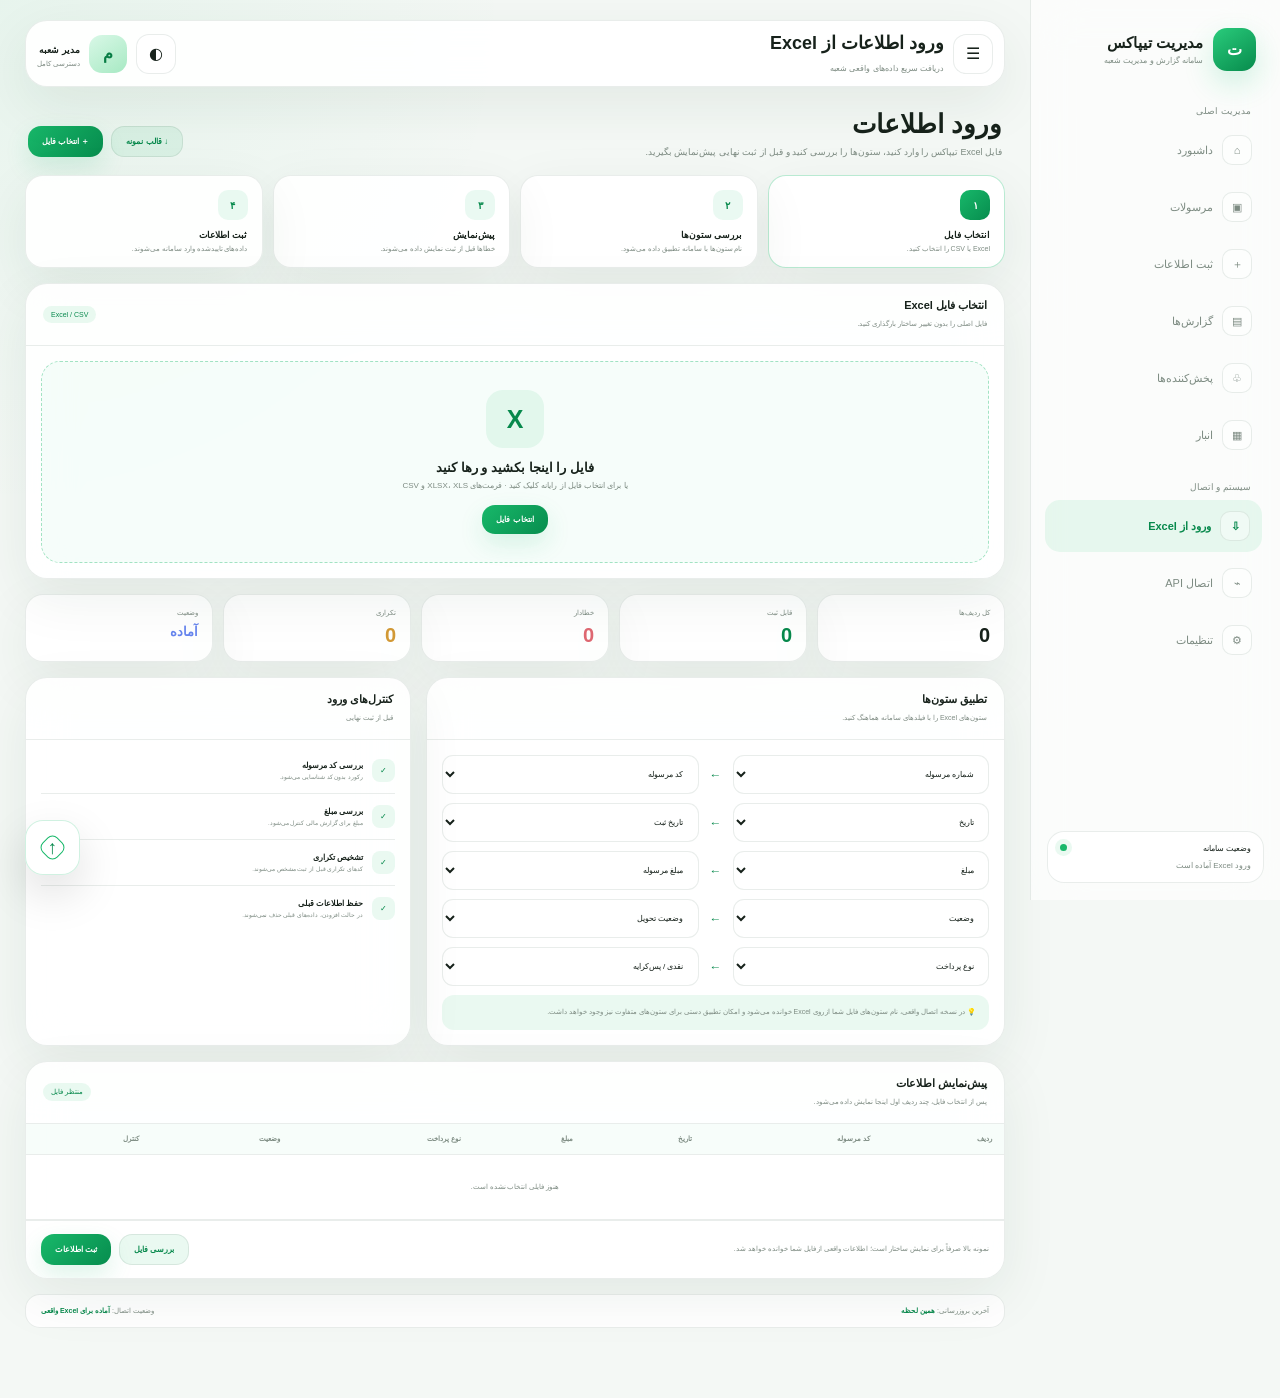
<file: pages/import-excel.html>
<!DOCTYPE html>
<html lang="fa" dir="rtl">
<head>
<meta charset="UTF-8">
<meta name="viewport" content="width=device-width,initial-scale=1">
<title>ورود اطلاعات از Excel | سامانه مدیریت تیپاکس</title>
<style>
:root{--bg:#f4f8f5;--card:rgba(255,255,255,.92);--solid:#fff;--text:#17221b;--muted:#7d8b82;--line:rgba(20,55,36,.09);--green:#18b86a;--green2:#07894c;--soft:rgba(24,184,106,.09);--red:#df6872;--amber:#d39a36;--blue:#6584ee;--shadow:0 18px 55px rgba(23,61,40,.08)}
body.dark{--bg:#090f0c;--card:rgba(17,27,21,.97);--solid:#141e18;--text:#e7f0ea;--muted:#8d9a92;--line:rgba(160,205,177,.09);--soft:rgba(24,184,106,.1);--shadow:0 18px 55px rgba(0,0,0,.34)}
*{box-sizing:border-box}html{scroll-behavior:smooth}body{margin:0;background:radial-gradient(circle at 0 0,rgba(24,184,106,.06),transparent 27%),var(--bg);color:var(--text);font-family:Tahoma,"Segoe UI",Arial,sans-serif;transition:.3s}body.dark{background:radial-gradient(circle at 0 0,rgba(24,184,106,.04),transparent 25%),#090f0c}button,input,select{font:inherit}button{cursor:pointer}a{text-decoration:none;color:inherit}
.app{display:grid;grid-template-columns:250px 1fr;min-height:100vh}.sidebar{position:sticky;top:0;height:100vh;padding:23px 16px;background:rgba(255,255,255,.62);backdrop-filter:blur(25px);border-left:1px solid var(--line);z-index:40}.dark .sidebar{background:rgba(8,14,11,.9)}
.brand{display:flex;align-items:center;gap:10px;padding:5px 8px 27px}.brandmark{width:43px;height:43px;border-radius:14px;display:grid;place-items:center;background:linear-gradient(145deg,#2acc7c,#078b4c);color:#fff;font-weight:900;box-shadow:0 12px 30px rgba(24,184,106,.2)}.brand b{display:block;font-size:15px}.brand small{display:block;color:var(--muted);font-size:8px;margin-top:4px}.navtitle{padding:8px 13px;color:var(--muted);font-size:9px}.nav{display:flex;flex-direction:column;gap:5px}.nav a{display:flex;align-items:center;gap:9px;padding:11px 12px;border-radius:15px;color:var(--muted);font-size:11px;transition:.2s}.nav a:hover,.nav a.active{background:var(--soft);color:var(--green2);transform:translateX(-2px)}.nav a.active{font-weight:bold}.navicon{width:30px;height:30px;border-radius:10px;border:1px solid var(--line);display:grid;place-items:center;background:rgba(255,255,255,.38)}.dark .navicon{background:rgba(255,255,255,.025)}.side-status{position:absolute;bottom:17px;left:16px;right:16px;padding:12px;border:1px solid var(--line);border-radius:17px;background:var(--card);font-size:8px}.side-status div{display:flex;justify-content:space-between}.online{width:7px;height:7px;border-radius:50%;background:var(--green);box-shadow:0 0 0 5px rgba(24,184,106,.09)}
.content{min-width:0;padding:20px 25px 70px}.topbar{height:67px;padding:8px 11px;border:1px solid var(--line);border-radius:22px;background:var(--card);backdrop-filter:blur(22px);box-shadow:var(--shadow);display:flex;align-items:center;justify-content:space-between;margin-bottom:22px}.top-left,.top-actions,.profile{display:flex;align-items:center;gap:9px}.mobile{display:none}.page-title h1{font-size:18px;margin:0 0 3px}.page-title small{font-size:8px;color:var(--muted)}.iconbtn{width:40px;height:40px;border:1px solid var(--line);border-radius:13px;background:var(--solid);color:var(--text);display:grid;place-items:center;transition:.2s}.iconbtn:hover{transform:translateY(-2px)}.avatar{width:38px;height:38px;border-radius:13px;background:linear-gradient(145deg,#d9f8e7,#a7e9c3);display:grid;place-items:center;color:#087d45;font-weight:bold}.profile small{display:block;color:var(--muted);font-size:7px;margin-top:3px}
.hero{display:flex;align-items:end;justify-content:space-between;gap:15px;margin:0 3px 18px}.hero h2{font-size:26px;margin:0}.hero p{font-size:9px;color:var(--muted);margin:7px 0 0}.actions{display:flex;gap:8px}.btn{border:0;border-radius:13px;padding:10px 14px;font-size:8px;font-weight:bold;transition:.2s}.btn:hover{transform:translateY(-2px)}.primary{background:linear-gradient(135deg,#18b86a,#078d4e);color:#fff;box-shadow:0 10px 25px rgba(24,184,106,.15)}.soft{background:var(--soft);color:var(--green2);border:1px solid var(--line)}
.panel{border:1px solid var(--line);border-radius:22px;background:var(--card);backdrop-filter:blur(23px);box-shadow:var(--shadow);overflow:hidden}.panelhead{padding:15px 17px;border-bottom:1px solid var(--line);display:flex;align-items:center;justify-content:space-between}.panelhead h3{font-size:11px;margin:0}.panelhead small{font-size:7px;color:var(--muted)}
.steps{display:grid;grid-template-columns:repeat(4,1fr);gap:10px;margin-bottom:15px}.step{padding:14px;border:1px solid var(--line);border-radius:18px;background:var(--card);box-shadow:var(--shadow);position:relative}.step .num{width:30px;height:30px;border-radius:10px;background:var(--soft);color:var(--green2);display:grid;place-items:center;font-weight:bold;font-size:10px;margin-bottom:10px}.step b{display:block;font-size:9px}.step small{display:block;color:var(--muted);font-size:7px;margin-top:5px}.step.active{border-color:rgba(24,184,106,.3)}.step.active .num{background:linear-gradient(135deg,#18b86a,#078d4e);color:#fff}
.upload{margin-bottom:15px}.drop{margin:15px;padding:28px 18px;border:1.5px dashed rgba(24,184,106,.38);border-radius:19px;background:rgba(24,184,106,.035);text-align:center;transition:.25s}.drop.drag{background:rgba(24,184,106,.1);transform:scale(.995)}.excelicon{width:58px;height:58px;border-radius:17px;margin:0 auto 12px;display:grid;place-items:center;background:var(--soft);color:var(--green2);font-size:25px;font-weight:900}.drop h3{font-size:13px;margin:0 0 6px}.drop p{font-size:8px;color:var(--muted);margin:0 0 15px}.hidden{display:none}.fileline{display:none;align-items:center;justify-content:space-between;margin:0 15px 15px;padding:12px 13px;border:1px solid var(--line);border-radius:13px;background:rgba(24,184,106,.04)}.fileline.show{display:flex}.fileinfo b{font-size:8px;display:block}.fileinfo small{font-size:7px;color:var(--muted)}.remove{border:0;background:transparent;color:var(--red);font-size:8px}
.stats{display:grid;grid-template-columns:repeat(5,1fr);gap:10px;margin-bottom:15px}.stat{padding:14px;border:1px solid var(--line);border-radius:18px;background:var(--card);box-shadow:var(--shadow)}.stat small{display:block;color:var(--muted);font-size:7px}.stat b{display:block;font-size:20px;margin-top:7px}.stat.green b{color:var(--green2)}.stat.red b{color:var(--red)}.stat.amber b{color:var(--amber)}.stat.blue b{color:var(--blue)}
.grid{display:grid;grid-template-columns:1.2fr .8fr;gap:15px;margin-bottom:15px}.mapping{padding:15px}.maprow{display:grid;grid-template-columns:1fr 20px 1fr;align-items:center;gap:7px;margin-bottom:9px}.field{height:39px;width:100%;padding:0 10px;border:1px solid var(--line);border-radius:11px;background:rgba(255,255,255,.38);color:var(--text);font-size:8px;outline:none}.dark .field{background:#121b16;color:#e7f0ea;color-scheme:dark}.dark select.field option{background:#121b16;color:#e7f0ea}.arrow{text-align:center;color:var(--green2);font-size:12px}.hint{padding:11px 13px;border-radius:12px;background:var(--soft);font-size:7px;color:var(--muted);line-height:1.8}.checklist{padding:8px 15px}.check{display:flex;align-items:center;gap:9px;padding:11px 0;border-bottom:1px solid var(--line);font-size:8px}.check:last-child{border:0}.tick{width:23px;height:23px;border-radius:8px;background:var(--soft);color:var(--green2);display:grid;place-items:center}.check small{display:block;color:var(--muted);font-size:6px;margin-top:3px}.preview .tablewrap{overflow:auto}.table{width:100%;border-collapse:collapse;min-width:720px}.table th,.table td{padding:11px 12px;border-bottom:1px solid var(--line);font-size:7px;text-align:right;white-space:nowrap}.table th{color:var(--muted);background:rgba(24,184,106,.03)}.badge{display:inline-flex;padding:5px 8px;border-radius:9px;background:var(--soft);color:var(--green2);font-size:7px}.badge.red{background:rgba(223,104,114,.1);color:var(--red)}.badge.amber{background:rgba(211,154,54,.1);color:var(--amber)}.actions-row{display:flex;justify-content:space-between;align-items:center;padding:13px 15px;border-top:1px solid var(--line)}.actions-row small{font-size:7px;color:var(--muted)}
.fab{position:fixed;left:25px;bottom:25px;width:55px;height:55px;border:1px solid rgba(24,184,106,.2);border-radius:18px;background:var(--card);backdrop-filter:blur(20px);box-shadow:0 18px 45px rgba(0,0,0,.13);z-index:60;color:var(--green2);display:grid;place-items:center}.cross{position:absolute;width:21px;height:21px;border:1.5px solid var(--green);border-radius:7px;transform:rotate(45deg);animation:spin 7s linear infinite}.up{position:relative;z-index:2;font-size:19px;font-weight:900}@keyframes spin{to{transform:rotate(405deg)}}.toast{position:fixed;right:25px;bottom:25px;z-index:100;min-width:220px;padding:13px 15px;border:1px solid var(--line);border-radius:15px;background:var(--card);backdrop-filter:blur(20px);box-shadow:var(--shadow);font-size:8px;opacity:0;transform:translateY(20px);pointer-events:none;transition:.3s}.toast.show{opacity:1;transform:none}
.footer{margin-top:15px;padding:12px 15px;border:1px solid var(--line);border-radius:15px;background:var(--card);display:flex;justify-content:space-between;color:var(--muted);font-size:7px}.footer b{color:var(--green2)}
@media(max-width:1100px){.stats{grid-template-columns:repeat(3,1fr)}.grid{grid-template-columns:1fr}.steps{grid-template-columns:1fr 1fr}}
@media(max-width:820px){.app{grid-template-columns:1fr}.sidebar{position:fixed;right:0;top:0;width:280px;transform:translateX(105%);transition:.3s;height:100vh;box-shadow:-20px 0 50px rgba(0,0,0,.2)}body.menu-open .sidebar{transform:none}.overlay{position:fixed;inset:0;background:rgba(0,0,0,.25);backdrop-filter:blur(3px);z-index:35;display:none}body.menu-open .overlay{display:block}.mobile{display:grid}.content{padding:12px}.profile div:last-child{display:none}.hero{flex-direction:column;align-items:stretch}}
@media(max-width:560px){.stats{grid-template-columns:1fr 1fr}.steps{grid-template-columns:1fr}.hero h2{font-size:21px}.actions{flex-direction:column}.footer{flex-direction:column;gap:7px}.fab{left:14px;bottom:14px}}
</style>
</head>
<body>
<div class="overlay" onclick="toggleMenu()"></div>
<div class="app">
<aside class="sidebar">
<div class="brand"><div class="brandmark">ت</div><div><b>مدیریت تیپاکس</b><small>سامانه گزارش و مدیریت شعبه</small></div></div>
<div class="navtitle">مدیریت اصلی</div>
<nav class="nav">
<a href="../dashboard.html"><span class="navicon">⌂</span>داشبورد</a>
<a href="shipments.html"><span class="navicon">▣</span>مرسولات</a>
<a href="register.html"><span class="navicon">＋</span>ثبت اطلاعات</a>
<a href="reports.html"><span class="navicon">▤</span>گزارش‌ها</a>
<a href="couriers.html"><span class="navicon">♧</span>پخش‌کننده‌ها</a>
<a href="warehouse.html"><span class="navicon">▦</span>انبار</a>
</nav>
<div class="navtitle" style="margin-top:13px">سیستم و اتصال</div>
<nav class="nav">
<a class="active" href="import-excel.html"><span class="navicon">⇩</span>ورود از Excel</a>
<a href="api.html"><span class="navicon">⌁</span>اتصال API</a>
<a href="settings.html"><span class="navicon">⚙</span>تنظیمات</a>
</nav>
<div class="side-status"><div><span>وضعیت سامانه</span><i class="online"></i></div><div style="margin-top:8px;color:var(--muted)">ورود Excel آماده است</div></div>
</aside>

<main class="content" id="top">
<header class="topbar">
<div class="top-left"><button class="iconbtn mobile" onclick="toggleMenu()">☰</button><div class="page-title"><h1>ورود اطلاعات از Excel</h1><small>دریافت سریع داده‌های واقعی شعبه</small></div></div>
<div class="top-actions"><button class="iconbtn" onclick="toggleTheme()">◐</button><div class="profile"><div class="avatar">م</div><div><b style="font-size:9px">مدیر شعبه</b><small>دسترسی کامل</small></div></div></div>
</header>

<section class="hero"><div><h2>ورود اطلاعات</h2><p>فایل Excel تیپاکس را وارد کنید، ستون‌ها را بررسی کنید و قبل از ثبت نهایی پیش‌نمایش بگیرید.</p></div><div class="actions"><button class="btn soft" onclick="downloadTemplate()">↓ قالب نمونه</button><button class="btn primary" onclick="document.getElementById('fileInput').click()">＋ انتخاب فایل</button></div></section>

<section class="steps">
<div class="step active"><div class="num">۱</div><b>انتخاب فایل</b><small>Excel یا CSV را انتخاب کنید.</small></div>
<div class="step"><div class="num">۲</div><b>بررسی ستون‌ها</b><small>نام ستون‌ها با سامانه تطبیق داده می‌شود.</small></div>
<div class="step"><div class="num">۳</div><b>پیش‌نمایش</b><small>خطاها قبل از ثبت نمایش داده می‌شوند.</small></div>
<div class="step"><div class="num">۴</div><b>ثبت اطلاعات</b><small>داده‌های تاییدشده وارد سامانه می‌شوند.</small></div>
</section>

<section class="panel upload">
<div class="panelhead"><div><h3>انتخاب فایل Excel</h3><small>فایل اصلی را بدون تغییر ساختار بارگذاری کنید.</small></div><span class="badge">Excel / CSV</span></div>
<div class="drop" id="drop" onclick="document.getElementById('fileInput').click()">
<div class="excelicon">X</div><h3>فایل را اینجا بکشید و رها کنید</h3><p>یا برای انتخاب فایل از رایانه کلیک کنید · فرمت‌های XLSX، XLS و CSV</p><button type="button" class="btn primary">انتخاب فایل</button>
<input id="fileInput" class="hidden" type="file" accept=".xlsx,.xls,.csv">
</div>
<div class="fileline" id="fileline"><div class="fileinfo"><b id="filename">—</b><small id="filesize">—</small></div><button class="remove" onclick="clearFile(event)">حذف فایل ×</button></div>
</section>

<section class="stats">
<div class="stat"><small>کل ردیف‌ها</small><b id="total">0</b></div>
<div class="stat green"><small>قابل ثبت</small><b id="valid">0</b></div>
<div class="stat red"><small>خطادار</small><b id="invalid">0</b></div>
<div class="stat amber"><small>تکراری</small><b id="duplicate">0</b></div>
<div class="stat blue"><small>وضعیت</small><b id="ready" style="font-size:13px">آماده</b></div>
</section>

<section class="grid">
<div class="panel">
<div class="panelhead"><div><h3>تطبیق ستون‌ها</h3><small>ستون‌های Excel را با فیلدهای سامانه هماهنگ کنید.</small></div></div>
<div class="mapping">
<div class="maprow"><select class="field"><option>شماره مرسوله</option></select><span class="arrow">←</span><select class="field"><option>کد مرسوله</option></select></div>
<div class="maprow"><select class="field"><option>تاریخ</option></select><span class="arrow">←</span><select class="field"><option>تاریخ ثبت</option></select></div>
<div class="maprow"><select class="field"><option>مبلغ</option></select><span class="arrow">←</span><select class="field"><option>مبلغ مرسوله</option></select></div>
<div class="maprow"><select class="field"><option>وضعیت</option></select><span class="arrow">←</span><select class="field"><option>وضعیت تحویل</option></select></div>
<div class="maprow"><select class="field"><option>نوع پرداخت</option></select><span class="arrow">←</span><select class="field"><option>نقدی / پس‌کرایه</option></select></div>
<div class="hint">💡 در نسخه اتصال واقعی، نام ستون‌های فایل شما از روی Excel خوانده می‌شود و امکان تطبیق دستی برای ستون‌های متفاوت نیز وجود خواهد داشت.</div>
</div>
</div>
<div class="panel">
<div class="panelhead"><div><h3>کنترل‌های ورود</h3><small>قبل از ثبت نهایی</small></div></div>
<div class="checklist">
<div class="check"><span class="tick">✓</span><div><b>بررسی کد مرسوله</b><small>رکورد بدون کد شناسایی می‌شود.</small></div></div>
<div class="check"><span class="tick">✓</span><div><b>بررسی مبلغ</b><small>مبلغ برای گزارش مالی کنترل می‌شود.</small></div></div>
<div class="check"><span class="tick">✓</span><div><b>تشخیص تکراری</b><small>کدهای تکراری قبل از ثبت مشخص می‌شوند.</small></div></div>
<div class="check"><span class="tick">✓</span><div><b>حفظ اطلاعات قبلی</b><small>در حالت افزودن، داده‌های قبلی حذف نمی‌شوند.</small></div></div>
</div>
</div>
</section>

<section class="panel preview">
<div class="panelhead"><div><h3>پیش‌نمایش اطلاعات</h3><small id="previewText">پس از انتخاب فایل، چند ردیف اول اینجا نمایش داده می‌شود.</small></div><span class="badge" id="modeBadge">منتظر فایل</span></div>
<div class="tablewrap">
<table class="table"><thead><tr><th>ردیف</th><th>کد مرسوله</th><th>تاریخ</th><th>مبلغ</th><th>نوع پرداخت</th><th>وضعیت</th><th>کنترل</th></tr></thead>
<tbody id="previewBody">
<tr><td colspan="7" style="text-align:center;padding:28px;color:var(--muted)">هنوز فایلی انتخاب نشده است.</td></tr>
</tbody></table>
</div>
<div class="actions-row"><small>نمونه بالا صرفاً برای نمایش ساختار است؛ اطلاعات واقعی از فایل شما خوانده خواهد شد.</small><div class="actions"><button class="btn soft" onclick="showToast('ابتدا فایل Excel را انتخاب کنید.')">بررسی فایل</button><button class="btn primary" onclick="importFile()">ثبت اطلاعات</button></div></div>
</section>

<div class="footer"><span>آخرین بروزرسانی: <b id="updated">همین لحظه</b></span><span>وضعیت اتصال: <b>آماده برای Excel واقعی</b></span></div>
</main>
</div>
<button class="fab" onclick="window.scrollTo({top:0,behavior:'smooth'})" title="بازگشت به بالا"><i class="cross"></i><span class="up">↑</span></button>
<div id="toast" class="toast"></div>

<script>
if(localStorage.getItem("tipax-theme")==="dark")document.body.classList.add("dark");
function toggleTheme(){document.body.classList.toggle("dark");localStorage.setItem("tipax-theme",document.body.classList.contains("dark")?"dark":"light")}
function toggleMenu(){document.body.classList.toggle("menu-open")}
function showToast(t){const e=document.getElementById("toast");e.textContent=t;e.classList.add("show");clearTimeout(window.tt);window.tt=setTimeout(()=>e.classList.remove("show"),2400)}
function formatBytes(n){if(n<1024)return n+" B";if(n<1048576)return (n/1024).toFixed(1)+" KB";return (n/1048576).toFixed(1)+" MB"}
const input=document.getElementById("fileInput"),drop=document.getElementById("drop");
input.addEventListener("change",()=>input.files[0]&&loadFile(input.files[0]));
["dragenter","dragover"].forEach(x=>drop.addEventListener(x,e=>{e.preventDefault();drop.classList.add("drag")}));
["dragleave","drop"].forEach(x=>drop.addEventListener(x,e=>{e.preventDefault();drop.classList.remove("drag")}));
drop.addEventListener("drop",e=>{const f=e.dataTransfer.files[0];if(f)loadFile(f)});
function loadFile(f){
 const ok=/\.(xlsx|xls|csv)$/i.test(f.name); if(!ok){showToast("فرمت فایل پشتیبانی نمی‌شود.");return}
 document.getElementById("filename").textContent=f.name;document.getElementById("filesize").textContent=formatBytes(f.size)+" · آماده بررسی";
 document.getElementById("fileline").classList.add("show");
 document.getElementById("ready").textContent="بررسی";
 document.getElementById("modeBadge").textContent="فایل انتخاب شد";
 document.getElementById("previewText").textContent="فایل "+f.name+" انتخاب شده؛ برای خواندن واقعی Excel، کتابخانه پردازش Excel را به پروژه اضافه می‌کنیم.";
 document.getElementById("previewBody").innerHTML=`<tr><td>1</td><td>نمونه فایل</td><td>—</td><td>—</td><td>—</td><td><span class="badge amber">منتظر پردازش</span></td><td><span class="badge">در انتظار</span></td></tr>`;
 showToast("فایل با موفقیت انتخاب شد.");
}
function clearFile(e){e.stopPropagation();input.value="";document.getElementById("fileline").classList.remove("show");document.getElementById("ready").textContent="آماده";document.getElementById("modeBadge").textContent="منتظر فایل";document.getElementById("previewBody").innerHTML='<tr><td colspan="7" style="text-align:center;padding:28px;color:var(--muted)">هنوز فایلی انتخاب نشده است.</td></tr>'}
function importFile(){if(!input.files[0]){showToast("ابتدا فایل Excel را انتخاب کنید.");return}showToast("فایل آماده ورود است؛ مرحله پردازش واقعی Excel در اتصال داده فعال می‌شود.")}
function downloadTemplate(){
 const csv="کد مرسوله,تاریخ,مبلغ,نوع پرداخت,وضعیت,سایز کارتون\n100001,1405/07/01,200000,نقدی,تحویل شده,A3\n100002,1405/07/01,350000,پس کرایه,در حال پخش,B4";
 const a=document.createElement("a");a.href=URL.createObjectURL(new Blob(["\ufeff"+csv],{type:"text/csv;charset=utf-8"}));a.download="tipax-import-template.csv";a.click();URL.revokeObjectURL(a.href);showToast("قالب نمونه دانلود شد.")}
</script>
</body>
</html>
</file>
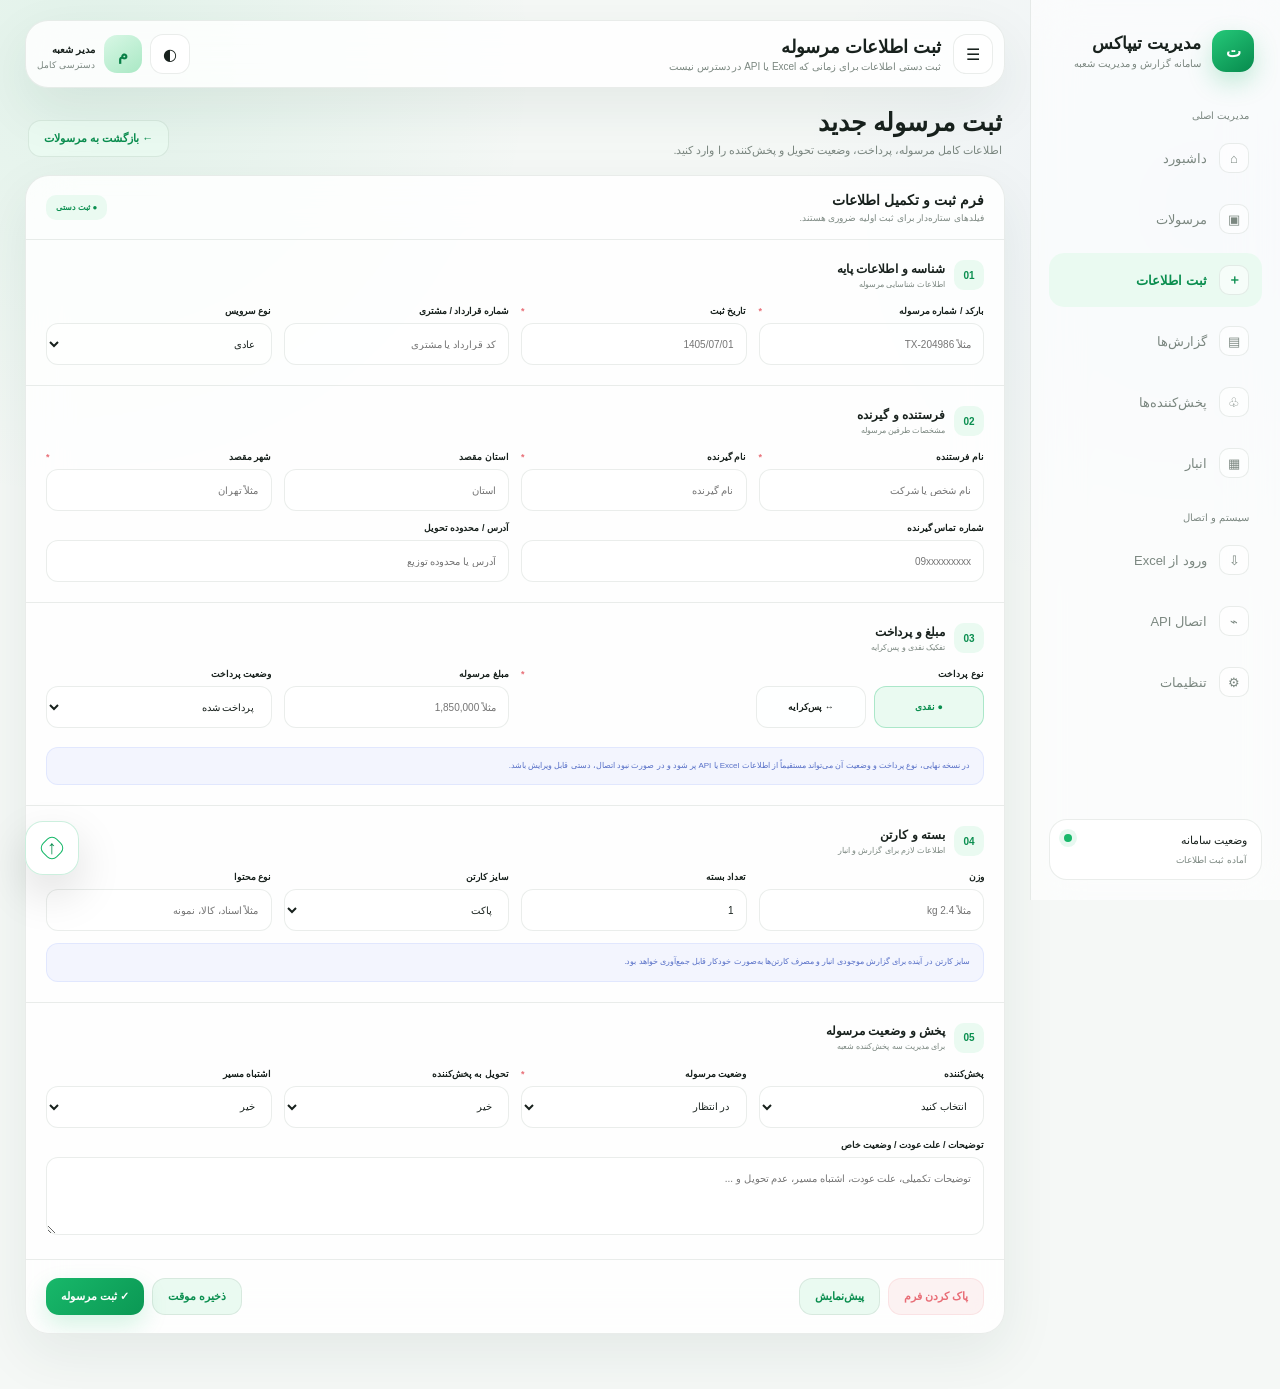
<file: pages/register.html>
<!DOCTYPE html>
<html lang="fa" dir="rtl">
<head>
<meta charset="UTF-8">
<meta name="viewport" content="width=device-width,initial-scale=1.0">
<meta name="theme-color" content="#f5f8f6">
<title>ثبت اطلاعات مرسوله | مدیریت تیپاکس</title>
<style>
:root{--bg:#f5f8f6;--surface:rgba(255,255,255,.84);--solid:#fff;--text:#18211d;--muted:#7b8780;--line:rgba(27,55,42,.09);--green:#18b86a;--green2:#0a8e4f;--soft:#eafaf1;--red:#e86d76;--amber:#dfa13c;--blue:#6385ff;--shadow:0 20px 55px rgba(31,66,48,.08)}
body.dark{--bg:#0d1511;--surface:rgba(21,31,26,.86);--solid:#17221c;--text:#edf7f0;--muted:#9ba9a1;--line:rgba(255,255,255,.08);--soft:rgba(24,184,106,.13);--shadow:0 20px 55px rgba(0,0,0,.28)}
*{box-sizing:border-box}html{scroll-behavior:smooth}body{margin:0;background:radial-gradient(circle at 7% 4%,rgba(24,184,106,.09),transparent 25%),radial-gradient(circle at 95% 15%,rgba(99,133,255,.06),transparent 25%),var(--bg);color:var(--text);font-family:Tahoma,"Segoe UI",Arial,sans-serif;transition:.3s}button,input,select,textarea{font:inherit}button{cursor:pointer}a{text-decoration:none;color:inherit}
.app{display:grid;grid-template-columns:250px 1fr;min-height:100vh}.sidebar{position:sticky;top:0;height:100vh;padding:25px 18px;background:rgba(255,255,255,.62);backdrop-filter:blur(24px);border-left:1px solid var(--line);z-index:30}.dark .sidebar{background:rgba(14,23,18,.72)}
.brand{display:flex;align-items:center;gap:11px;padding:5px 8px 30px}.brand-mark{width:42px;height:42px;border-radius:14px;display:grid;place-items:center;background:linear-gradient(145deg,#25c979,#078a4d);color:#fff;font-weight:900;box-shadow:0 10px 25px rgba(24,184,106,.25)}.brand strong{display:block;font-size:17px}.brand span{display:block;color:var(--muted);font-size:10px;margin-top:4px}.nav-title{font-size:10px;color:var(--muted);padding:8px 13px 10px}.nav{display:flex;flex-direction:column;gap:7px}.nav a{display:flex;align-items:center;gap:12px;padding:12px 13px;border-radius:15px;color:var(--muted);font-size:13px;transition:.2s}.nav a:hover{background:var(--soft);color:var(--green2);transform:translateX(-3px)}.nav a.active{background:var(--soft);color:var(--green2);font-weight:700}.nav-icon{width:30px;height:30px;border-radius:10px;display:grid;place-items:center;background:rgba(255,255,255,.58);border:1px solid var(--line)}.dark .nav-icon{background:rgba(255,255,255,.05)}.sidebar-bottom{position:absolute;bottom:20px;left:18px;right:18px}.status{padding:14px;border:1px solid var(--line);border-radius:18px;background:var(--surface);font-size:11px}.status-row{display:flex;justify-content:space-between}.dot{width:8px;height:8px;border-radius:50%;background:var(--green);box-shadow:0 0 0 5px rgba(24,184,106,.1)}
.content{min-width:0;padding:20px 25px 55px}.topbar{height:68px;display:flex;align-items:center;justify-content:space-between;gap:18px;margin-bottom:20px;padding:8px 11px;border:1px solid var(--line);background:var(--surface);backdrop-filter:blur(24px);border-radius:23px;box-shadow:var(--shadow)}.top-left{display:flex;align-items:center;gap:12px}.mobile-menu{display:none}.page-title h1{font-size:18px;margin:0 0 3px}.page-title p{font-size:10px;color:var(--muted);margin:0}.top-actions{display:flex;align-items:center;gap:8px}.icon-btn{width:40px;height:40px;border:1px solid var(--line);border-radius:13px;background:var(--solid);color:var(--text);display:grid;place-items:center;transition:.2s}.icon-btn:hover{transform:translateY(-2px)}.avatar{width:38px;height:38px;border-radius:13px;background:linear-gradient(145deg,#d8f7e5,#a9e8c4);display:grid;place-items:center;color:#087f46;font-weight:800}.profile{display:flex;align-items:center;gap:9px}.profile small{display:block;color:var(--muted);font-size:9px;margin-top:3px}
.page-head{display:flex;align-items:flex-end;justify-content:space-between;gap:15px;margin:5px 3px 18px}.page-head h2{margin:0;font-size:25px}.page-head p{margin:7px 0 0;color:var(--muted);font-size:11px}.head-actions{display:flex;gap:8px}.btn{border:0;border-radius:13px;padding:11px 15px;font-size:11px;font-weight:700;transition:.2s}.btn:hover{transform:translateY(-2px)}.btn-primary{background:linear-gradient(135deg,#18b86a,#0b9854);color:#fff;box-shadow:0 10px 25px rgba(24,184,106,.18)}.btn-soft{background:var(--soft);color:var(--green2);border:1px solid var(--line)}
.form-shell{border:1px solid var(--line);background:var(--surface);backdrop-filter:blur(22px);border-radius:24px;box-shadow:var(--shadow);overflow:hidden}.form-top{padding:16px 20px;border-bottom:1px solid var(--line);display:flex;align-items:center;justify-content:space-between;gap:12px}.form-top h3{font-size:14px;margin:0}.form-top p{font-size:9px;color:var(--muted);margin:5px 0 0}.source-badge{display:inline-flex;align-items:center;gap:6px;padding:8px 10px;border-radius:10px;background:var(--soft);color:var(--green2);font-size:8px;font-weight:700}.section{padding:20px;border-bottom:1px solid var(--line)}.section:last-child{border-bottom:0}.section-title{display:flex;align-items:center;gap:9px;margin-bottom:16px}.section-no{width:30px;height:30px;border-radius:10px;background:var(--soft);color:var(--green2);display:grid;place-items:center;font-size:10px;font-weight:900}.section-title h4{margin:0;font-size:12px}.section-title span{display:block;color:var(--muted);font-size:8px;margin-top:4px}.grid{display:grid;grid-template-columns:repeat(4,1fr);gap:12px}.field{min-width:0}.field.full{grid-column:1/-1}.field.half{grid-column:span 2}.field label{display:flex;justify-content:space-between;align-items:center;margin:0 0 7px;font-size:9px;font-weight:700}.field label small{font-size:7px;color:var(--muted);font-weight:400}.input,.select,.textarea{width:100%;border:1px solid var(--line);border-radius:12px;background:rgba(255,255,255,.55);color:var(--text);padding:0 12px;height:42px;outline:0;font-size:10px;transition:.2s}.textarea{height:78px;padding-top:12px;resize:vertical;line-height:1.8}.dark .input,.dark .select,.dark .textarea{background:rgba(255,255,255,.035)}.input:focus,.select:focus,.textarea:focus{border-color:rgba(24,184,106,.45);box-shadow:0 0 0 3px rgba(24,184,106,.07)}.required{color:var(--red)}.radio-group{display:flex;gap:8px;flex-wrap:wrap}.radio{position:relative}.radio input{position:absolute;opacity:0}.radio label{height:42px;min-width:110px;padding:0 15px;border:1px solid var(--line);border-radius:12px;background:rgba(255,255,255,.45);display:flex;align-items:center;justify-content:center;gap:7px;font-size:9px;cursor:pointer;transition:.2s}.dark .radio label{background:rgba(255,255,255,.035)}.radio input:checked+label{background:var(--soft);border-color:rgba(24,184,106,.3);color:var(--green2);font-weight:800}.hint{padding:11px 13px;border-radius:12px;background:rgba(99,133,255,.07);border:1px solid rgba(99,133,255,.12);color:#5870c7;font-size:8px;line-height:1.8}.dark .hint{color:#9eafff}.check-row{display:flex;align-items:center;gap:9px;font-size:9px;color:var(--muted)}.check-row input{accent-color:var(--green);width:16px;height:16px}
.actions{padding:18px 20px;display:flex;align-items:center;justify-content:space-between;gap:10px;background:rgba(255,255,255,.18)}.action-right,.action-left{display:flex;gap:8px}.btn-danger{background:rgba(232,109,118,.09);color:var(--red);border:1px solid rgba(232,109,118,.12)}.error{border-color:rgba(232,109,118,.5)!important;box-shadow:0 0 0 3px rgba(232,109,118,.06)!important}.error-text{font-size:7px;color:var(--red);margin-top:5px;display:none}.error-text.show{display:block}
.preview{margin-top:14px;border:1px solid var(--line);background:var(--surface);border-radius:21px;padding:15px;display:none}.preview.open{display:block}.preview h4{font-size:11px;margin:0 0 12px}.preview-grid{display:grid;grid-template-columns:repeat(4,1fr);gap:8px}.preview-item{padding:10px;border:1px solid var(--line);border-radius:11px}.preview-item small{display:block;color:var(--muted);font-size:7px;margin-bottom:5px}.preview-item b{font-size:9px}
.fab{position:fixed;left:25px;bottom:25px;width:54px;height:54px;border-radius:18px;border:1px solid rgba(24,184,106,.22);background:var(--surface);backdrop-filter:blur(20px);box-shadow:0 18px 45px rgba(0,0,0,.13);color:var(--green2);z-index:50;display:grid;place-items:center;transition:.25s}.fab:hover{transform:translateY(-5px) rotate(-8deg)}.fab .cross{position:absolute;width:20px;height:20px;border:1.5px solid var(--green);border-radius:7px;transform:rotate(45deg);animation:spin 7s linear infinite}.fab .arrow{font-size:19px;font-weight:900;position:relative;z-index:2}@keyframes spin{to{transform:rotate(405deg)}}
.toast{position:fixed;right:25px;bottom:25px;min-width:240px;max-width:350px;padding:13px 15px;border:1px solid var(--line);background:var(--surface);backdrop-filter:blur(20px);border-radius:15px;box-shadow:var(--shadow);font-size:9px;transform:translateY(30px);opacity:0;pointer-events:none;transition:.3s;z-index:80}.toast.show{transform:translateY(0);opacity:1}
@media(max-width:1050px){.grid{grid-template-columns:repeat(2,1fr)}.preview-grid{grid-template-columns:repeat(2,1fr)}}
@media(max-width:820px){.app{grid-template-columns:1fr}.sidebar{position:fixed;right:0;top:0;width:280px;transform:translateX(105%);transition:.3s;height:100vh;box-shadow:-20px 0 50px rgba(0,0,0,.15)}body.menu-open .sidebar{transform:translateX(0)}.overlay{position:fixed;inset:0;background:rgba(0,0,0,.25);backdrop-filter:blur(3px);z-index:25;display:none}body.menu-open .overlay{display:block}.mobile-menu{display:grid}.content{padding:12px}.profile div:not(.avatar){display:none}.page-head{align-items:flex-start;flex-direction:column}.head-actions{width:100%}.head-actions .btn{flex:1}}
@media(max-width:560px){.grid{grid-template-columns:1fr}.field.half{grid-column:span 1}.preview-grid{grid-template-columns:1fr}.actions{align-items:stretch;flex-direction:column}.action-right,.action-left{width:100%}.action-right .btn,.action-left .btn{flex:1}.form-top{align-items:flex-start;flex-direction:column}.fab{left:14px;bottom:14px}}
</style>
</head>
<body>
<div class="overlay" onclick="toggleMenu()"></div>
<div class="app">
<aside class="sidebar">
<div class="brand"><div class="brand-mark">ت</div><div><strong>مدیریت تیپاکس</strong><span>سامانه گزارش و مدیریت شعبه</span></div></div>
<div class="nav-title">مدیریت اصلی</div>
<nav class="nav">
<a href="../dashboard.html"><span class="nav-icon">⌂</span>داشبورد</a>
<a href="shipments.html"><span class="nav-icon">▣</span>مرسولات</a>
<a class="active" href="register.html"><span class="nav-icon">＋</span>ثبت اطلاعات</a>
<a href="reports.html"><span class="nav-icon">▤</span>گزارش‌ها</a>
<a href="couriers.html"><span class="nav-icon">♧</span>پخش‌کننده‌ها</a>
<a href="warehouse.html"><span class="nav-icon">▦</span>انبار</a>
</nav>
<div class="nav-title" style="margin-top:14px">سیستم و اتصال</div>
<nav class="nav">
<a href="import-excel.html"><span class="nav-icon">⇩</span>ورود از Excel</a>
<a href="api.html"><span class="nav-icon">⌁</span>اتصال API</a>
<a href="settings.html"><span class="nav-icon">⚙</span>تنظیمات</a>
</nav>
<div class="sidebar-bottom"><div class="status"><div class="status-row"><span>وضعیت سامانه</span><span class="dot"></span></div><div style="color:var(--muted);font-size:9px;margin-top:8px">آماده ثبت اطلاعات</div></div></div>
</aside>

<main class="content" id="top">
<header class="topbar">
<div class="top-left"><button class="icon-btn mobile-menu" onclick="toggleMenu()">☰</button><div class="page-title"><h1>ثبت اطلاعات مرسوله</h1><p>ثبت دستی اطلاعات برای زمانی که Excel یا API در دسترس نیست</p></div></div>
<div class="top-actions"><button class="icon-btn" onclick="toggleTheme()" title="تغییر حالت">◐</button><div class="profile"><div class="avatar">م</div><div><b style="font-size:10px">مدیر شعبه</b><small>دسترسی کامل</small></div></div></div>
</header>

<section class="page-head">
<div><h2>ثبت مرسوله جدید</h2><p>اطلاعات کامل مرسوله، پرداخت، وضعیت تحویل و پخش‌کننده را وارد کنید.</p></div>
<div class="head-actions"><a class="btn btn-soft" href="shipments.html">← بازگشت به مرسولات</a></div>
</section>

<form id="shipmentForm" class="form-shell" novalidate>
<div class="form-top"><div><h3>فرم ثبت و تکمیل اطلاعات</h3><p>فیلدهای ستاره‌دار برای ثبت اولیه ضروری هستند.</p></div><div class="source-badge">● ثبت دستی</div></div>

<section class="section">
<div class="section-title"><div class="section-no">01</div><div><h4>شناسه و اطلاعات پایه</h4><span>اطلاعات شناسایی مرسوله</span></div></div>
<div class="grid">
<div class="field"><label>بارکد / شماره مرسوله <span class="required">*</span></label><input id="barcode" class="input" name="barcode" placeholder="مثلاً TX-204986" required></div>
<div class="field"><label>تاریخ ثبت <span class="required">*</span></label><input id="date" class="input" name="date" placeholder="1405/07/01" required></div>
<div class="field"><label>شماره قرارداد / مشتری</label><input class="input" name="contract" placeholder="کد قرارداد یا مشتری"></div>
<div class="field"><label>نوع سرویس</label><select class="select" name="service"><option>عادی</option><option>ویژه</option><option>فوری</option><option>بین‌شهری</option></select></div>
</div>
</section>

<section class="section">
<div class="section-title"><div class="section-no">02</div><div><h4>فرستنده و گیرنده</h4><span>مشخصات طرفین مرسوله</span></div></div>
<div class="grid">
<div class="field"><label>نام فرستنده <span class="required">*</span></label><input class="input" name="sender" placeholder="نام شخص یا شرکت" required></div>
<div class="field"><label>نام گیرنده <span class="required">*</span></label><input class="input" name="receiver" placeholder="نام گیرنده" required></div>
<div class="field"><label>استان مقصد</label><input class="input" name="province" placeholder="استان"></div>
<div class="field"><label>شهر مقصد <span class="required">*</span></label><input class="input" name="dest" placeholder="مثلاً تهران" required></div>
<div class="field half"><label>شماره تماس گیرنده</label><input class="input" name="receiverPhone" inputmode="tel" placeholder="09xxxxxxxxx"></div>
<div class="field half"><label>آدرس / محدوده تحویل</label><input class="input" name="address" placeholder="آدرس یا محدوده توزیع"></div>
</div>
</section>

<section class="section">
<div class="section-title"><div class="section-no">03</div><div><h4>مبلغ و پرداخت</h4><span>تفکیک نقدی و پس‌کرایه</span></div></div>
<div class="grid">
<div class="field half"><label>نوع پرداخت <span class="required">*</span></label><div class="radio-group">
<div class="radio"><input type="radio" name="payment" id="cash" value="نقدی" checked><label for="cash">● نقدی</label></div>
<div class="radio"><input type="radio" name="payment" id="post" value="پس‌کرایه"><label for="post">↔ پس‌کرایه</label></div>
</div></div>
<div class="field"><label>مبلغ مرسوله</label><input class="input" name="amount" inputmode="numeric" placeholder="مثلاً 1,850,000"></div>
<div class="field"><label>وضعیت پرداخت</label><select class="select" name="paymentStatus"><option>پرداخت شده</option><option>در انتظار پرداخت</option><option>نامشخص</option></select></div>
<div class="field full"><div class="hint">در نسخه نهایی، نوع پرداخت و وضعیت آن می‌تواند مستقیماً از اطلاعات Excel یا API پر شود و در صورت نبود اتصال، دستی قابل ویرایش باشد.</div></div>
</div>
</section>

<section class="section">
<div class="section-title"><div class="section-no">04</div><div><h4>بسته و کارتن</h4><span>اطلاعات لازم برای گزارش و انبار</span></div></div>
<div class="grid">
<div class="field"><label>وزن</label><input class="input" name="weight" placeholder="مثلاً 2.4 kg"></div>
<div class="field"><label>تعداد بسته</label><input class="input" name="packageCount" type="number" min="1" value="1"></div>
<div class="field"><label>سایز کارتن</label><select class="select" name="box"><option>پاکت</option><option>A3</option><option>B4</option><option>کارتن کوچک</option><option>کارتن متوسط</option><option>کارتن بزرگ</option><option>سایر</option></select></div>
<div class="field"><label>نوع محتوا</label><input class="input" name="content" placeholder="مثلاً اسناد، کالا، نمونه"></div>
<div class="field full"><div class="hint">سایز کارتن در آینده برای گزارش موجودی انبار و مصرف کارتن‌ها به‌صورت خودکار قابل جمع‌آوری خواهد بود.</div></div>
</div>
</section>

<section class="section">
<div class="section-title"><div class="section-no">05</div><div><h4>پخش و وضعیت مرسوله</h4><span>برای مدیریت سه پخش‌کننده شعبه</span></div></div>
<div class="grid">
<div class="field"><label>پخش‌کننده</label><select class="select" name="vehicle"><option value="">انتخاب کنید</option><option>موتور</option><option>وانت</option><option>ماشین</option></select></div>
<div class="field"><label>وضعیت مرسوله <span class="required">*</span></label><select class="select" name="status" required><option>در انتظار</option><option>تحویل شده</option><option>عودتی</option><option>مختومه</option></select></div>
<div class="field"><label>تحویل به پخش‌کننده</label><select class="select" name="handed"><option>خیر</option><option>بله</option></select></div>
<div class="field"><label>اشتباه مسیر</label><select class="select" name="routeError"><option>خیر</option><option>بله</option></select></div>
<div class="field full"><label>توضیحات / علت عودت / وضعیت خاص</label><textarea class="textarea" name="notes" placeholder="توضیحات تکمیلی، علت عودت، اشتباه مسیر، عدم تحویل و ..."></textarea></div>
</div>
</section>

<div class="actions">
<div class="action-left"><button type="button" class="btn btn-danger" onclick="resetForm()">پاک کردن فرم</button><button type="button" class="btn btn-soft" onclick="previewForm()">پیش‌نمایش</button></div>
<div class="action-right"><button type="button" class="btn btn-soft" onclick="saveDraft()">ذخیره موقت</button><button type="submit" class="btn btn-primary">✓ ثبت مرسوله</button></div>
</div>
</form>

<section class="preview" id="preview"><h4>پیش‌نمایش اطلاعات</h4><div class="preview-grid" id="previewGrid"></div></section>
</main>
</div>

<button class="fab" onclick="window.scrollTo({top:0,behavior:'smooth'})" title="بازگشت به بالا"><span class="cross"></span><span class="arrow">↑</span></button>
<div class="toast" id="toast"></div>

<script>
const form=document.getElementById('shipmentForm');
const fields=['barcode','date','contract','service','sender','receiver','province','dest','receiverPhone','address','amount','paymentStatus','weight','packageCount','box','content','vehicle','status','handed','routeError','notes'];
const params=new URLSearchParams(location.search);
if(params.get('barcode')) document.getElementById('barcode').value=params.get('barcode');
if(localStorage.getItem('tipax-theme')==='dark') document.body.classList.add('dark');

function toggleTheme(){document.body.classList.toggle('dark');localStorage.setItem('tipax-theme',document.body.classList.contains('dark')?'dark':'light')}
function toggleMenu(){document.body.classList.toggle('menu-open')}
function toast(msg){const t=document.getElementById('toast');t.textContent=msg;t.classList.add('show');clearTimeout(window.toastTimer);window.toastTimer=setTimeout(()=>t.classList.remove('show'),2600)}
function getData(){
 const d={}; fields.forEach(id=>{const el=form.querySelector(`[name="${id}"]`);if(el)d[id]=el.value});
 d.payment=form.querySelector('input[name="payment"]:checked')?.value||'نقدی';
 return d;
}
function validate(){
 let ok=true;
 form.querySelectorAll('[required]').forEach(el=>{
   el.classList.remove('error');
   const err=el.parentElement.querySelector('.error-text');
   if(!el.value.trim()){el.classList.add('error');ok=false}
 });
 if(!ok) toast('لطفاً فیلدهای ضروری را تکمیل کنید.');
 return ok;
}
function resetForm(){
 form.reset();
 document.getElementById('preview').classList.remove('open');
 form.querySelectorAll('.error').forEach(x=>x.classList.remove('error'));
 toast('فرم پاک شد.');
}
function previewForm(){
 if(!validate())return;
 const d=getData(), labels={barcode:'بارکد',date:'تاریخ',sender:'فرستنده',receiver:'گیرنده',dest:'مقصد',payment:'پرداخت',amount:'مبلغ',weight:'وزن',box:'کارتن',vehicle:'پخش‌کننده',status:'وضعیت',handed:'تحویل به پخش‌کننده',routeError:'اشتباه مسیر'};
 document.getElementById('previewGrid').innerHTML=Object.entries(labels).map(([k,l])=>`<div class="preview-item"><small>${l}</small><b>${d[k]||'—'}</b></div>`).join('');
 document.getElementById('preview').classList.add('open');
 document.getElementById('preview').scrollIntoView({behavior:'smooth',block:'center'});
}
function saveDraft(){
 const d=getData();localStorage.setItem('tipax-draft-register',JSON.stringify(d));toast('اطلاعات به‌صورت موقت در همین مرورگر ذخیره شد.');
}
form.addEventListener('submit',e=>{
 e.preventDefault();
 if(!validate())return;
 const d=getData();
 const saved=JSON.parse(localStorage.getItem('tipax-manual-shipments')||'[]');
 saved.push({...d,id:'MAN-'+Date.now(),createdAt:new Date().toISOString()});
 localStorage.setItem('tipax-manual-shipments',JSON.stringify(saved));
 localStorage.removeItem('tipax-draft-register');
 toast('مرسوله با موفقیت ثبت شد.');
 setTimeout(()=>location.href='shipments.html',700);
});
</script>
</body>
</html>
</file>
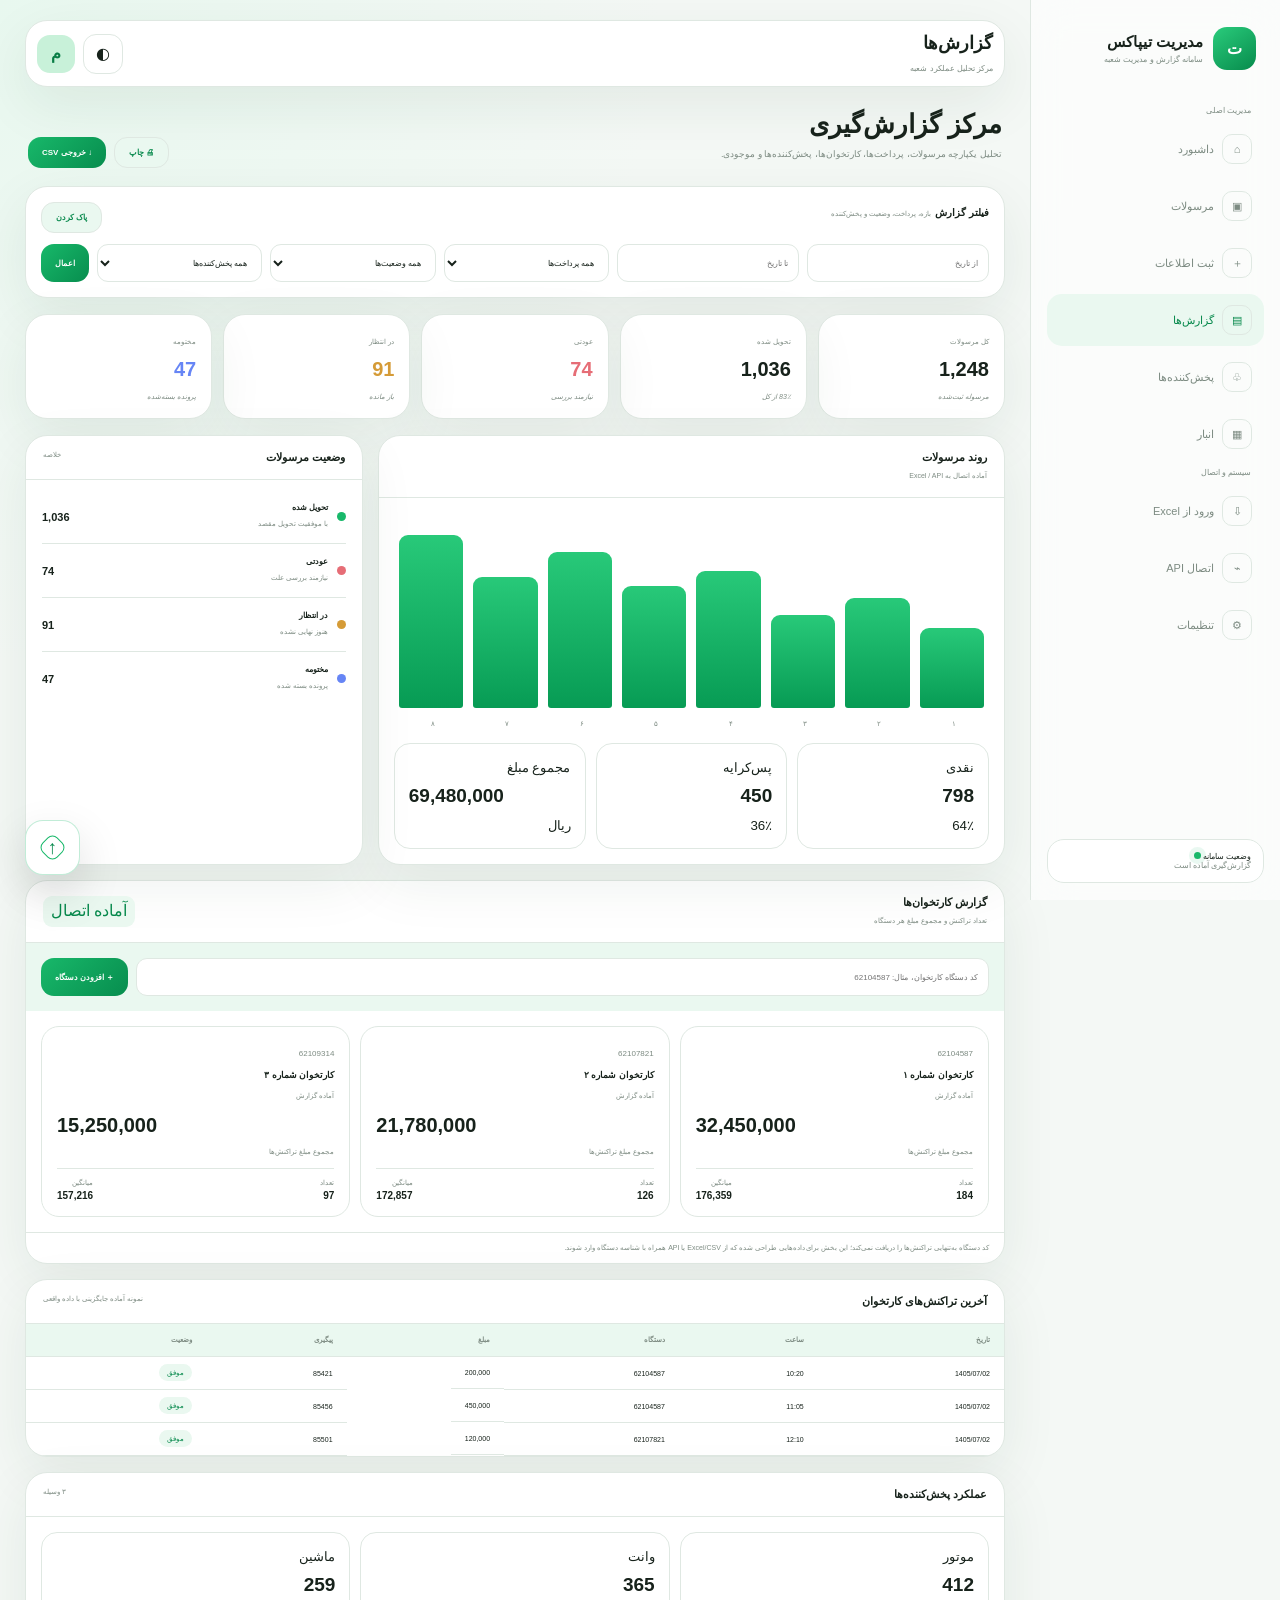
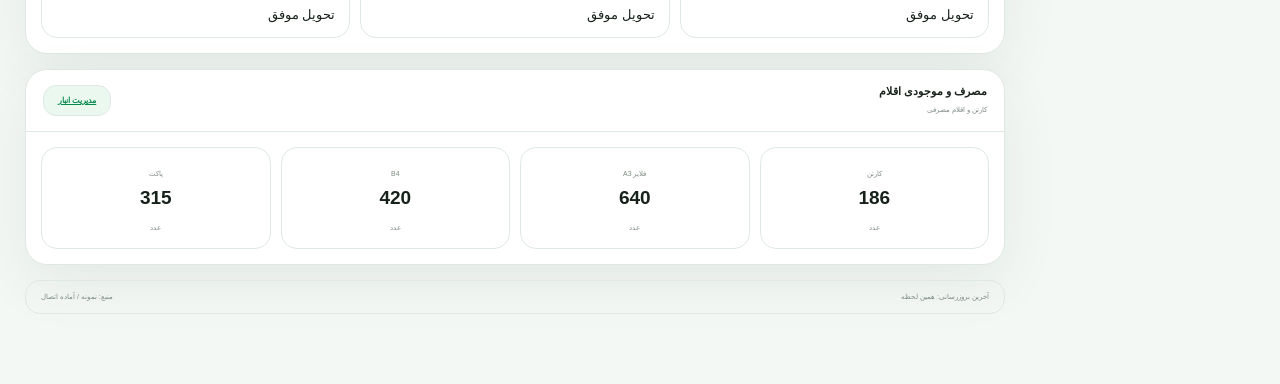
<file: pages/reports.html>
<!doctype html><html lang="fa" dir="rtl"><head><meta charset="UTF-8"><meta name="viewport" content="width=device-width,initial-scale=1"><title>گزارش‌ها | تیپاکس</title><style>
:root{--bg:#f4f8f5;--card:#fff;--text:#17221b;--muted:#7d8b82;--line:#dfe8e2;--g:#18b86a;--g2:#07894c;--soft:#eaf8f0;--red:#e66d76;--amber:#d59b37;--blue:#6685f5;--shadow:0 18px 55px rgba(23,61,40,.08)}*{box-sizing:border-box}body{margin:0;background:radial-gradient(circle at 0 0,#e8f8ef,transparent 28%),var(--bg);color:var(--text);font-family:Tahoma,Arial,sans-serif}body.dark{--bg:#0b120e;--card:#17211b;--text:#edf6f0;--muted:#99a79f;--line:#2b3931;--soft:#153024;--shadow:0 18px 55px #0006}.app{display:grid;grid-template-columns:250px 1fr;min-height:100vh}.side{padding:22px 16px;position:sticky;top:0;height:100vh;background:#ffffff99;backdrop-filter:blur(20px);border-left:1px solid var(--line)}.dark .side{background:#08100ccc}.brand{display:flex;gap:10px;align-items:center;padding:5px 8px 28px}.logo{width:43px;height:43px;border-radius:14px;background:linear-gradient(145deg,#2acc7c,#078b4c);display:grid;place-items:center;color:#fff;font-weight:900}.brand b{font-size:15px}.brand small{display:block;color:var(--muted);font-size:8px;margin-top:4px}.nt{font-size:8px;color:var(--muted);padding:8px 13px}.nav{display:flex;flex-direction:column;gap:5px}.nav a{padding:11px 12px;border-radius:15px;color:var(--muted);font-size:11px;text-decoration:none}.nav a.active,.nav a:hover{background:var(--soft);color:var(--g2)}.ni{display:inline-grid;place-items:center;width:30px;height:30px;border:1px solid var(--line);border-radius:10px;margin-left:8px}.status{position:absolute;bottom:17px;left:16px;right:16px;padding:12px;border:1px solid var(--line);border-radius:17px;background:var(--card);font-size:8px}.dot{display:inline-block;width:7px;height:7px;border-radius:50%;background:var(--g);box-shadow:0 0 0 5px #18b86a18}.main{padding:20px 25px 70px}.top,.panel,.kpi{background:var(--card);border:1px solid var(--line);box-shadow:var(--shadow);border-radius:22px}.top{height:67px;padding:8px 11px;display:flex;justify-content:space-between;align-items:center;margin-bottom:22px}.title h1{font-size:18px;margin:0 0 3px}.title small{font-size:8px;color:var(--muted)}.tools{display:flex;gap:8px;align-items:center}.ib{width:40px;height:40px;border:1px solid var(--line);border-radius:13px;background:var(--card);color:var(--text)}.avatar{width:38px;height:38px;border-radius:13px;background:#c8f1d9;display:grid;place-items:center;color:#087d45;font-weight:bold}.hero{display:flex;justify-content:space-between;align-items:end;margin:0 3px 18px}.hero h2{font-size:26px;margin:0}.hero p{font-size:9px;color:var(--muted)}button{font:inherit;cursor:pointer}.btn{border:0;border-radius:13px;padding:10px 14px;font-size:8px;font-weight:bold}.primary{background:linear-gradient(135deg,#18b86a,#078d4e);color:#fff}.soft{background:var(--soft);color:var(--g2);border:1px solid var(--line)}.actions{display:flex;gap:8px}.filters{padding:15px;margin-bottom:16px}.filterhead{display:flex;justify-content:space-between;margin-bottom:11px}.filterhead strong{font-size:10px}.filterhead span{font-size:7px;color:var(--muted)}.fields{display:grid;grid-template-columns:1.1fr 1.1fr 1fr 1fr 1fr auto;gap:8px}.field{height:38px;border:1px solid var(--line);border-radius:11px;background:var(--card);color:var(--text);padding:0 10px;font-size:8px;outline:0}.kpis{display:grid;grid-template-columns:repeat(5,1fr);gap:11px;margin-bottom:16px}.kpi{padding:15px}.kpi small,.kpi em{font-size:7px;color:var(--muted)}.kpi b{display:block;font-size:20px;margin:10px 0 4px}.grid{display:grid;grid-template-columns:1.3fr .7fr;gap:15px}.head{padding:15px 17px;border-bottom:1px solid var(--line);display:flex;justify-content:space-between}.head h3{font-size:11px;margin:0}.head small{font-size:7px;color:var(--muted)}.chart{height:230px;padding:20px;display:flex;align-items:end;gap:10px}.bar{flex:1;height:var(--h);background:linear-gradient(#28c979,#079b54);border-radius:9px 9px 3px 3px;position:relative}.bar span{position:absolute;bottom:-20px;left:50%;font-size:7px;color:var(--muted)}.statuslist{padding:10px 16px}.row{display:flex;gap:9px;align-items:center;padding:13px 0;border-bottom:1px solid var(--line)}.row:last-child{border:0}.row i{width:9px;height:9px;border-radius:50%;background:var(--g)}.row.red i{background:var(--red)}.row.amber i{background:var(--amber)}.row.blue i{background:var(--blue)}.row div{flex:1}.row strong{display:block;font-size:8px}.row small{font-size:7px;color:var(--muted)}.row b{font-size:11px}.wide{margin-top:15px;overflow:hidden}.termadd{padding:15px;display:flex;gap:8px;background:var(--soft)}.termadd input{flex:1}.termgrid{display:grid;grid-template-columns:repeat(3,1fr);gap:10px;padding:15px}.terminal{border:1px solid var(--line);border-radius:18px;padding:15px}.code{font-size:8px;color:var(--muted);direction:ltr}.terminal h4{font-size:9px;margin:10px 0 4px}.terminal small{font-size:7px;color:var(--muted)}.total{font-size:20px;font-weight:800;margin:12px 0 3px;direction:ltr}.meta{display:flex;justify-content:space-between;border-top:1px solid var(--line);margin-top:10px;padding-top:10px;font-size:7px;color:var(--muted)}.meta b{display:block;color:var(--text);font-size:10px;margin-top:3px}.note{padding:11px 15px;border-top:1px solid var(--line);font-size:7px;color:var(--muted)}table{width:100%;border-collapse:collapse;min-width:700px}th,td{text-align:right;padding:12px 14px;border-bottom:1px solid var(--line);font-size:7px}th{color:var(--muted);background:var(--soft)}.badge{padding:5px 8px;border-radius:9px;background:var(--soft);color:var(--g2)}.money{direction:ltr;display:inline-block}.cards{display:grid;grid-template-columns:repeat(3,1fr);gap:10px;padding:15px}.smallcard{padding:14px;border:1px solid var(--line);border-radius:16px}.smallcard b{font-size:19px;display:block;margin:9px 0}.inventory{display:grid;grid-template-columns:repeat(4,1fr);gap:10px;padding:15px}.stock{text-align:center;padding:14px;border:1px solid var(--line);border-radius:16px}.stock b{display:block;font-size:19px;margin:7px}.stock small{font-size:7px;color:var(--muted)}.footer{margin-top:15px;padding:12px 15px;border:1px solid var(--line);border-radius:15px;color:var(--muted);font-size:7px;display:flex;justify-content:space-between}.fab{position:fixed;left:25px;bottom:25px;width:55px;height:55px;border:1px solid #18b86a44;border-radius:18px;background:var(--card);color:var(--g2);box-shadow:0 18px 45px #0002;z-index:60}.cross{position:absolute;width:21px;height:21px;border:1.5px solid var(--g);border-radius:7px;left:16px;top:16px;transform:rotate(45deg);animation:spin 7s linear infinite}.up{position:relative;font-size:19px;font-weight:bold}@keyframes spin{to{transform:rotate(405deg)}}.mobile{display:none}@media(max-width:1150px){.fields{grid-template-columns:repeat(3,1fr)}.kpis{grid-template-columns:repeat(3,1fr)}}@media(max-width:950px){.grid{grid-template-columns:1fr}.termgrid{grid-template-columns:1fr 1fr}}@media(max-width:820px){.app{grid-template-columns:1fr}.side{position:fixed;right:0;top:0;width:280px;z-index:50;transform:translateX(105%);transition:.3s}.open .side{transform:none}.mobile{display:inline-block}.main{padding:12px}.hero{flex-direction:column;align-items:stretch;gap:10px}.fields{grid-template-columns:1fr 1fr}.profile{display:none}}@media(max-width:560px){.fields,.kpis,.termgrid,.cards{grid-template-columns:1fr 1fr}.inventory{grid-template-columns:1fr 1fr}.actions{flex-direction:column}.footer{flex-direction:column;gap:7px}}@media print{.side,.top,.filters,.actions,.fab{display:none!important}.main{padding:0}}
</style></head><body><div class="app"><aside class="side"><div class="brand"><div class="logo">ت</div><div><b>مدیریت تیپاکس</b><small>سامانه گزارش و مدیریت شعبه</small></div></div><div class="nt">مدیریت اصلی</div><nav class="nav"><a href="../dashboard.html"><span class="ni">⌂</span>داشبورد</a><a href="shipments.html"><span class="ni">▣</span>مرسولات</a><a href="register.html"><span class="ni">＋</span>ثبت اطلاعات</a><a class="active" href="reports.html"><span class="ni">▤</span>گزارش‌ها</a><a href="couriers.html"><span class="ni">♧</span>پخش‌کننده‌ها</a><a href="warehouse.html"><span class="ni">▦</span>انبار</a></nav><div class="nt">سیستم و اتصال</div><nav class="nav"><a href="import-excel.html"><span class="ni">⇩</span>ورود از Excel</a><a href="api.html"><span class="ni">⌁</span>اتصال API</a><a href="settings.html"><span class="ni">⚙</span>تنظیمات</a></nav><div class="status">وضعیت سامانه <span class="dot"></span><br><span style="color:var(--muted)">گزارش‌گیری آماده است</span></div></aside><main class="main" id="top"><header class="top"><div class="tools"><button class="ib mobile" onclick="document.body.classList.toggle('open')">☰</button><div class="title"><h1>گزارش‌ها</h1><small>مرکز تحلیل عملکرد شعبه</small></div></div><div class="tools"><button class="ib" onclick="toggleTheme()">◐</button><div class="avatar">م</div></div></header><section class="hero"><div><h2>مرکز گزارش‌گیری</h2><p>تحلیل یکپارچه مرسولات، پرداخت‌ها، کارتخوان‌ها، پخش‌کننده‌ها و موجودی.</p></div><div class="actions"><button class="btn soft" onclick="print()">🖨 چاپ</button><button class="btn primary" onclick="csv()">↓ خروجی CSV</button></div></section><section class="panel filters"><div class="filterhead"><div><strong>فیلتر گزارش</strong> <span>بازه، پرداخت، وضعیت و پخش‌کننده</span></div><button class="btn soft" onclick="resetF()">پاک کردن</button></div><div class="fields"><input id="from" class="field" placeholder="از تاریخ"><input id="to" class="field" placeholder="تا تاریخ"><select id="pay" class="field"><option value="">همه پرداخت‌ها</option><option>نقدی</option><option>پس‌کرایه</option><option>کارتخوان</option></select><select id="status" class="field"><option value="">همه وضعیت‌ها</option><option>تحویل شده</option><option>عودتی</option><option>مختومه</option><option>در انتظار</option></select><select id="courier" class="field"><option value="">همه پخش‌کننده‌ها</option><option>موتور</option><option>وانت</option><option>ماشین</option></select><button class="btn primary" onclick="applyF()">اعمال</button></div></section><section class="kpis"><div class="kpi"><small>کل مرسولات</small><b>1,248</b><em>مرسوله ثبت‌شده</em></div><div class="kpi"><small>تحویل شده</small><b>1,036</b><em>83٪ از کل</em></div><div class="kpi"><small>عودتی</small><b style="color:var(--red)">74</b><em>نیازمند بررسی</em></div><div class="kpi"><small>در انتظار</small><b style="color:var(--amber)">91</b><em>باز مانده</em></div><div class="kpi"><small>مختومه</small><b style="color:var(--blue)">47</b><em>پرونده بسته‌شده</em></div></section><section class="grid"><div class="panel"><div class="head"><div><h3>روند مرسولات</h3><small>آماده اتصال به Excel / API</small></div></div><div class="chart"><div class="bar" style="--h:42%"><span>۱</span></div><div class="bar" style="--h:58%"><span>۲</span></div><div class="bar" style="--h:49%"><span>۳</span></div><div class="bar" style="--h:72%"><span>۴</span></div><div class="bar" style="--h:64%"><span>۵</span></div><div class="bar" style="--h:82%"><span>۶</span></div><div class="bar" style="--h:69%"><span>۷</span></div><div class="bar" style="--h:91%"><span>۸</span></div></div><div class="cards"><div class="smallcard"><small>نقدی</small><b>798</b><small>64٪</small></div><div class="smallcard"><small>پس‌کرایه</small><b>450</b><small>36٪</small></div><div class="smallcard"><small>مجموع مبلغ</small><b class="money">69,480,000</b><small>ریال</small></div></div></div><div class="panel"><div class="head"><h3>وضعیت مرسولات</h3><small>خلاصه</small></div><div class="statuslist"><div class="row"><i></i><div><strong>تحویل شده</strong><small>با موفقیت تحویل مقصد</small></div><b>1,036</b></div><div class="row red"><i></i><div><strong>عودتی</strong><small>نیازمند بررسی علت</small></div><b>74</b></div><div class="row amber"><i></i><div><strong>در انتظار</strong><small>هنوز نهایی نشده</small></div><b>91</b></div><div class="row blue"><i></i><div><strong>مختومه</strong><small>پرونده بسته شده</small></div><b>47</b></div></div></div></section><section class="panel wide"><div class="head"><div><h3>گزارش کارتخوان‌ها</h3><small>تعداد تراکنش و مجموع مبلغ هر دستگاه</small></div><span class="badge">آماده اتصال</span></div><div class="termadd"><input id="code" class="field" placeholder="کد دستگاه کارتخوان، مثال: 62104587"><button class="btn primary" onclick="addTerminal()">＋ افزودن دستگاه</button></div><div class="termgrid" id="terms"><div class="terminal"><span class="code">62104587</span><h4>کارتخوان شماره ۱</h4><small>آماده گزارش</small><div class="total">32,450,000</div><small>مجموع مبلغ تراکنش‌ها</small><div class="meta"><span>تعداد<b>184</b></span><span>میانگین<b>176,359</b></span></div></div><div class="terminal"><span class="code">62107821</span><h4>کارتخوان شماره ۲</h4><small>آماده گزارش</small><div class="total">21,780,000</div><small>مجموع مبلغ تراکنش‌ها</small><div class="meta"><span>تعداد<b>126</b></span><span>میانگین<b>172,857</b></span></div></div><div class="terminal"><span class="code">62109314</span><h4>کارتخوان شماره ۳</h4><small>آماده گزارش</small><div class="total">15,250,000</div><small>مجموع مبلغ تراکنش‌ها</small><div class="meta"><span>تعداد<b>97</b></span><span>میانگین<b>157,216</b></span></div></div></div><div class="note">کد دستگاه به‌تنهایی تراکنش‌ها را دریافت نمی‌کند؛ این بخش برای داده‌هایی طراحی شده که از Excel/CSV یا API همراه با شناسه دستگاه وارد شوند.</div></section><section class="panel wide"><div class="head"><h3>آخرین تراکنش‌های کارتخوان</h3><small>نمونه آماده جایگزینی با داده واقعی</small></div><div style="overflow:auto"><table><thead><tr><th>تاریخ</th><th>ساعت</th><th>دستگاه</th><th>مبلغ</th><th>پیگیری</th><th>وضعیت</th></tr></thead><tbody><tr><td>1405/07/02</td><td>10:20</td><td>62104587</td><td class="money">200,000</td><td>85421</td><td><span class="badge">موفق</span></td></tr><tr><td>1405/07/02</td><td>11:05</td><td>62104587</td><td class="money">450,000</td><td>85456</td><td><span class="badge">موفق</span></td></tr><tr><td>1405/07/02</td><td>12:10</td><td>62107821</td><td class="money">120,000</td><td>85501</td><td><span class="badge">موفق</span></td></tr></tbody></table></div></section><section class="panel wide"><div class="head"><h3>عملکرد پخش‌کننده‌ها</h3><small>۳ وسیله</small></div><div class="cards"><div class="smallcard"><small>موتور</small><b>412</b><small>تحویل موفق</small></div><div class="smallcard"><small>وانت</small><b>365</b><small>تحویل موفق</small></div><div class="smallcard"><small>ماشین</small><b>259</b><small>تحویل موفق</small></div></div></section><section class="panel wide"><div class="head"><div><h3>مصرف و موجودی اقلام</h3><small>کارتن و اقلام مصرفی</small></div><a class="btn soft" href="warehouse.html">مدیریت انبار</a></div><div class="inventory"><div class="stock"><small>کارتن</small><b>186</b><small>عدد</small></div><div class="stock"><small>فلایر A3</small><b>640</b><small>عدد</small></div><div class="stock"><small>B4</small><b>420</b><small>عدد</small></div><div class="stock"><small>پاکت</small><b>315</b><small>عدد</small></div></div></section><div class="footer"><span>آخرین بروزرسانی: همین لحظه</span><span>منبع: نمونه / آماده اتصال</span></div></main></div><button class="fab" onclick="scrollTo({top:0,behavior:'smooth'})"><i class="cross"></i><span class="up">↑</span></button><script>if(localStorage.getItem('tipax-theme')==='dark')document.body.classList.add('dark');function toggleTheme(){document.body.classList.toggle('dark');localStorage.setItem('tipax-theme',document.body.classList.contains('dark')?'dark':'light')}function applyF(){localStorage.setItem('tipax-report-filters',JSON.stringify({from:from.value,to:to.value,pay:pay.value,status:status.value,courier:courier.value}));alert('فیلتر گزارش اعمال شد.')}function resetF(){from.value='';to.value='';pay.value='';status.value='';courier.value='';localStorage.removeItem('tipax-report-filters')}function csv(){let r=[['عنوان','مقدار'],['کل مرسولات','1248'],['تحویل شده','1036'],['عودتی','74'],['در انتظار','91'],['مختومه','47'],['کل تراکنش کارتخوان','407'],['مجموع کارتخوان','69480000']];let b=new Blob(['\ufeff'+r.map(x=>x.join(',')).join('\n')],{type:'text/csv;charset=utf-8'}),a=document.createElement('a');a.href=URL.createObjectURL(b);a.download='tipax-report.csv';a.click()}function addTerminal(){let c=document.getElementById('code').value.trim();if(!c)return;let d=document.createElement('div');d.className='terminal';d.innerHTML='<span class="code">'+c+'</span><h4>دستگاه جدید</h4><small>بدون داده تراکنش</small><div class="total">0</div><small>مجموع مبلغ فعلی</small><div class="meta"><span>تعداد<b>0</b></span><span>میانگین<b>0</b></span></div>';document.getElementById('terms').appendChild(d);document.getElementById('code').value=''}try{let x=JSON.parse(localStorage.getItem('tipax-report-filters'));if(x){from.value=x.from||'';to.value=x.to||'';pay.value=x.pay||'';status.value=x.status||'';courier.value=x.courier||''}}catch(e){}</script></body></html>
</file>
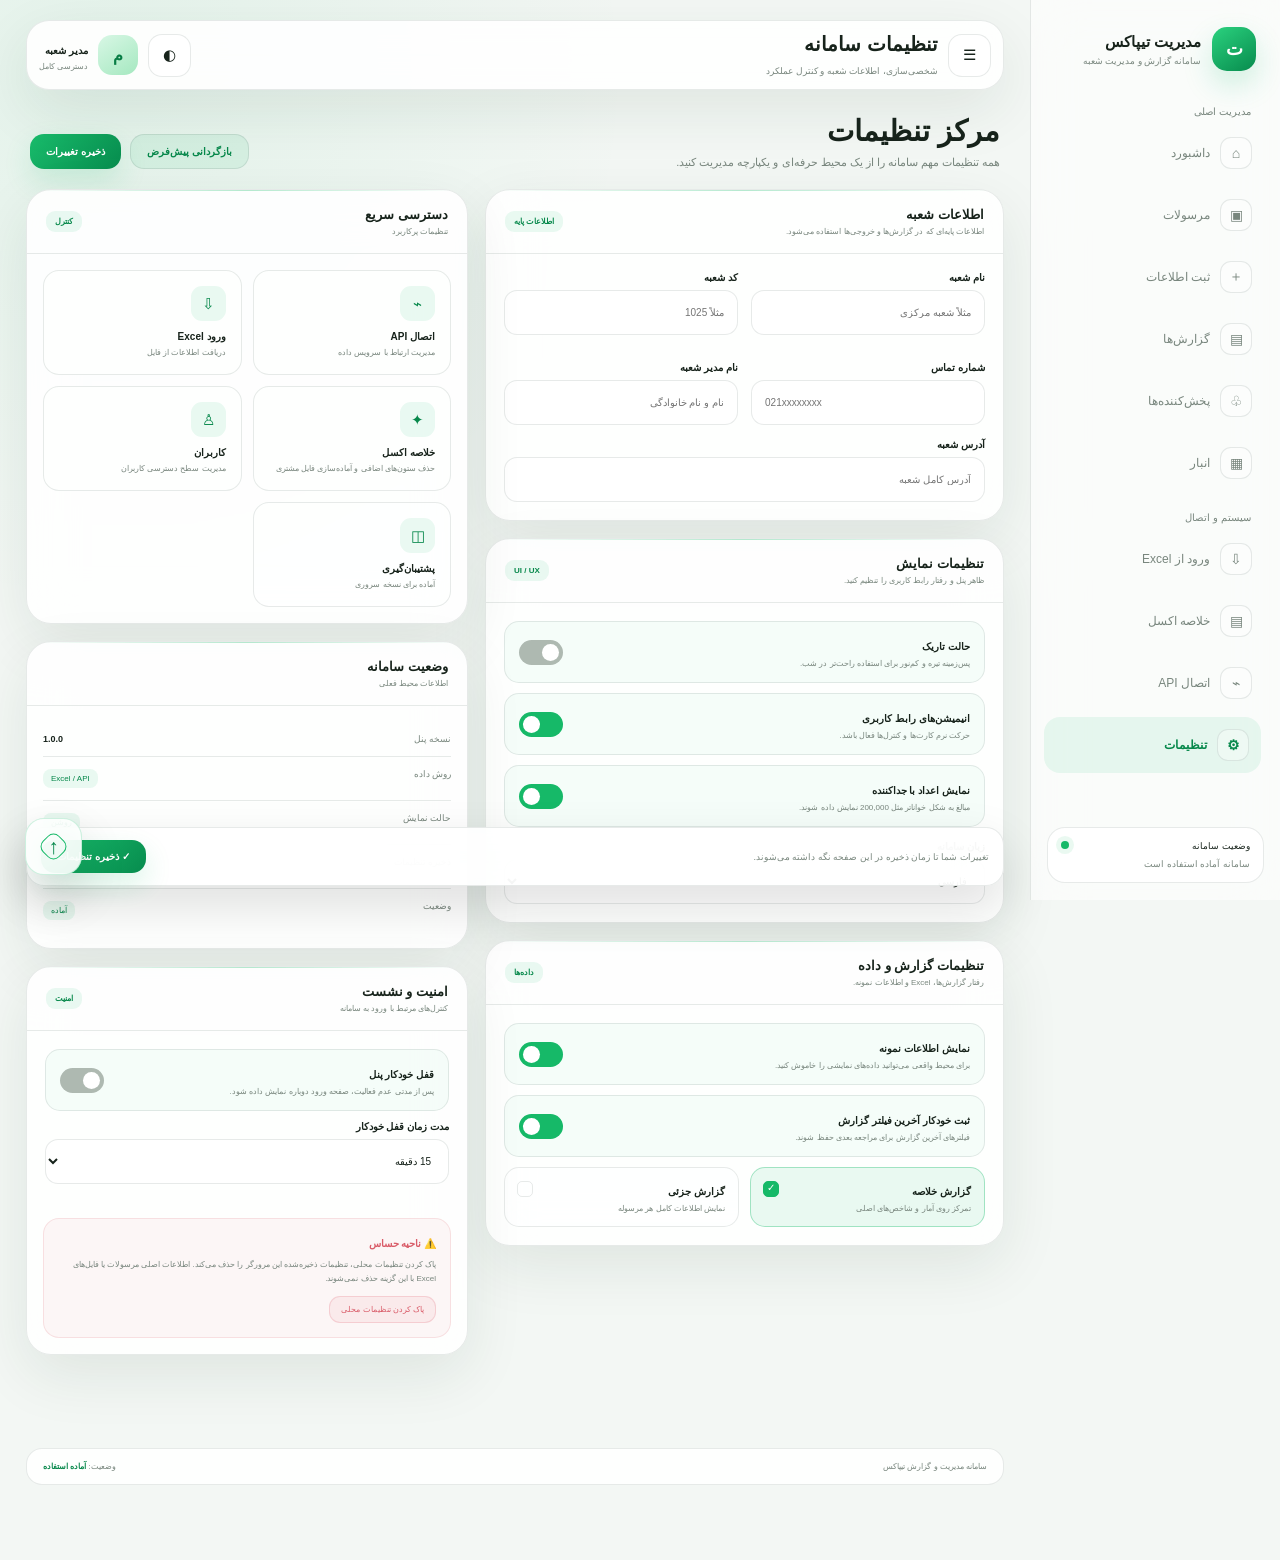
<file: pages/settings.html>
<!DOCTYPE html>
<html lang="fa" dir="rtl">
<head>
<meta charset="UTF-8">
<meta name="viewport" content="width=device-width,initial-scale=1">
<title>تنظیمات | سامانه مدیریت تیپاکس</title>
<style>
:root{--bg:#f3f7f4;--panel:rgba(255,255,255,.9);--solid:#fff;--text:#17231b;--muted:#78867d;--line:rgba(24,55,38,.1);--green:#16b968;--green2:#07884b;--soft:rgba(22,185,104,.085);--red:#d95d69;--amber:#d09a35;--blue:#6686ef;--shadow:0 20px 60px rgba(18,55,35,.09)}
body.dark{--bg:#080e0b;--panel:rgba(17,26,21,.94);--solid:#121b16;--text:#e9f1eb;--muted:#8b9990;--line:rgba(185,220,198,.09);--soft:rgba(22,185,104,.1);--shadow:0 20px 60px rgba(0,0,0,.38)}
*{box-sizing:border-box}html{scroll-behavior:smooth}body{margin:0;background:radial-gradient(circle at 8% 5%,rgba(22,185,104,.07),transparent 28%),var(--bg);color:var(--text);font-family:Tahoma,"Segoe UI",Arial,sans-serif;transition:.3s}button,input,select{font:inherit}button{cursor:pointer}a{text-decoration:none;color:inherit}
.app{display:grid;grid-template-columns:250px 1fr;min-height:100vh}.sidebar{position:sticky;top:0;height:100vh;padding:23px 16px;background:rgba(255,255,255,.58);backdrop-filter:blur(26px);border-left:1px solid var(--line);z-index:50}.dark .sidebar{background:rgba(7,13,10,.91)}
.brand{display:flex;align-items:center;gap:11px;padding:4px 8px 27px}.brandmark{width:44px;height:44px;border-radius:15px;display:grid;place-items:center;background:linear-gradient(145deg,#2bd27f,#078b4d);color:white;font-weight:900;font-size:18px;box-shadow:0 13px 30px rgba(22,185,104,.2)}.brand b{display:block;font-size:15px}.brand small{display:block;color:var(--muted);font-size:9px;margin-top:5px}.navtitle{padding:8px 13px;color:var(--muted);font-size:10px}.nav{display:flex;flex-direction:column;gap:6px}.nav a{display:flex;align-items:center;gap:10px;padding:12px;border-radius:16px;color:var(--muted);font-size:12px;transition:.25s}.nav a:hover,.nav a.active{background:var(--soft);color:var(--green2);transform:translateX(-3px)}.nav a.active{font-weight:bold}.navicon{width:32px;height:32px;border-radius:11px;border:1px solid var(--line);display:grid;place-items:center;background:rgba(255,255,255,.35);font-size:14px}.dark .navicon{background:rgba(255,255,255,.025)}.side-status{position:absolute;bottom:17px;left:16px;right:16px;padding:13px;border:1px solid var(--line);border-radius:18px;background:var(--panel);font-size:9px}.side-status div{display:flex;justify-content:space-between}.online{width:8px;height:8px;border-radius:50%;background:var(--green);box-shadow:0 0 0 5px rgba(22,185,104,.09)}
.content{min-width:0;padding:20px 26px 75px}.topbar{height:70px;padding:9px 12px;border:1px solid var(--line);border-radius:23px;background:var(--panel);backdrop-filter:blur(23px);box-shadow:var(--shadow);display:flex;align-items:center;justify-content:space-between;margin-bottom:24px}.top-left,.top-actions,.profile{display:flex;align-items:center;gap:10px}.mobile{display:none}.page-title h1{font-size:20px;margin:0 0 4px}.page-title small{font-size:9px;color:var(--muted)}.iconbtn{width:43px;height:43px;border:1px solid var(--line);border-radius:14px;background:var(--solid);color:var(--text);display:grid;place-items:center;font-size:15px;transition:.25s}.iconbtn:hover{transform:translateY(-2px) rotate(2deg)}.avatar{width:40px;height:40px;border-radius:14px;background:linear-gradient(145deg,#d8f7e5,#a5e8c0);display:grid;place-items:center;color:#087d45;font-weight:bold}.profile b{font-size:10px}.profile small{display:block;color:var(--muted);font-size:8px;margin-top:4px}
.hero{display:flex;align-items:end;justify-content:space-between;gap:18px;margin:0 4px 20px}.hero h2{font-size:29px;margin:0}.hero p{font-size:11px;color:var(--muted);margin:8px 0 0}.actions{display:flex;gap:9px}.btn{border:0;border-radius:14px;padding:11px 16px;font-size:10px;font-weight:bold;transition:.25s}.btn:hover{transform:translateY(-3px)}.primary{background:linear-gradient(135deg,#19bd6c,#078c4e);color:#fff;box-shadow:0 12px 28px rgba(22,185,104,.16)}.soft{background:var(--soft);color:var(--green2);border:1px solid var(--line)}
.section-grid{display:grid;grid-template-columns:1.08fr .92fr;gap:17px}.stack{display:flex;flex-direction:column;gap:17px}.card{position:relative;border:1px solid var(--line);border-radius:25px;background:var(--panel);backdrop-filter:blur(24px);box-shadow:var(--shadow);overflow:hidden;transition:.3s}.card:hover{transform:translateY(-3px);box-shadow:0 25px 70px rgba(18,55,35,.12)}.dark .card:hover{box-shadow:0 25px 70px rgba(0,0,0,.42)}.card:before{content:"";position:absolute;inset:0 auto auto 0;width:100%;height:1px;background:linear-gradient(90deg,transparent,rgba(22,185,104,.45),transparent);opacity:.7}.head{display:flex;align-items:center;justify-content:space-between;padding:17px 19px;border-bottom:1px solid var(--line)}.head h3{font-size:13px;margin:0}.head small{display:block;color:var(--muted);font-size:8px;margin-top:5px}.badge{padding:6px 9px;border-radius:9px;background:var(--soft);color:var(--green2);font-size:8px;font-weight:bold}.body{padding:18px}.grid2{display:grid;grid-template-columns:1fr 1fr;gap:13px}.group{margin-bottom:14px}.group:last-child{margin-bottom:0}.group label{display:block;font-size:10px;font-weight:bold;margin-bottom:7px}.group small{display:block;color:var(--muted);font-size:8px;margin-top:6px;line-height:1.6}.field{height:45px;width:100%;border:1px solid var(--line);border-radius:13px;background:rgba(255,255,255,.42);color:var(--text);outline:none;padding:0 13px;font-size:10px;transition:.2s}.dark .field{background:#111a15;color:#e9f1eb;color-scheme:dark}.dark select.field option{background:#111a15;color:#e9f1eb}.field:focus{border-color:rgba(22,185,104,.5);box-shadow:0 0 0 4px rgba(22,185,104,.065)}.toggle{display:flex;align-items:center;justify-content:space-between;padding:14px;border:1px solid var(--line);border-radius:15px;background:rgba(22,185,104,.035);margin-bottom:10px}.toggle b{font-size:10px}.toggle small{display:block;color:var(--muted);font-size:8px;margin-top:5px}.switch{width:44px;height:25px;border:0;border-radius:20px;background:#aeb9b1;padding:4px;transition:.25s}.switch i{display:block;width:17px;height:17px;background:#fff;border-radius:50%;transition:.25s}.switch.on{background:var(--green)}.switch.on i{transform:translateX(-19px)}
.preference{display:grid;grid-template-columns:repeat(2,1fr);gap:11px}.choice{position:relative;border:1px solid var(--line);border-radius:15px;padding:13px;background:rgba(255,255,255,.25);transition:.25s}.dark .choice{background:rgba(255,255,255,.018)}.choice:hover,.choice.active{border-color:rgba(22,185,104,.35);background:var(--soft)}.choice b{font-size:10px}.choice small{display:block;color:var(--muted);font-size:8px;margin-top:5px}.choice input{position:absolute;opacity:0}.check{position:absolute;left:12px;top:13px;width:16px;height:16px;border:1px solid var(--line);border-radius:5px}.choice.active .check{background:var(--green);border-color:var(--green)}.choice.active .check:after{content:"✓";color:#fff;font-size:10px;position:absolute;left:3px;top:0}
.quick{display:grid;grid-template-columns:1fr 1fr;gap:11px;padding:16px}.q{padding:15px;border:1px solid var(--line);border-radius:16px;background:rgba(255,255,255,.25);transition:.25s}.dark .q{background:rgba(255,255,255,.02)}.q:hover{transform:translateY(-3px);background:var(--soft)}.qicon{width:35px;height:35px;border-radius:11px;display:grid;place-items:center;background:var(--soft);color:var(--green2);margin-bottom:10px;font-size:15px}.q b{display:block;font-size:10px}.q small{display:block;color:var(--muted);font-size:8px;margin-top:5px;line-height:1.5}
.info{padding:16px}.info-row{display:flex;justify-content:space-between;gap:12px;padding:12px 0;border-bottom:1px solid var(--line);font-size:9px}.info-row:last-child{border:0}.info-row span:first-child{color:var(--muted)}.status{padding:5px 8px;border-radius:8px;background:var(--soft);color:var(--green2);font-size:8px}.dangerbox{margin:16px;padding:14px;border:1px solid rgba(217,93,105,.15);border-radius:16px;background:rgba(217,93,105,.055)}.dangerbox b{font-size:10px;color:var(--red)}.dangerbox p{font-size:8px;color:var(--muted);line-height:1.7;margin:7px 0 11px}.dangerbtn{border:1px solid rgba(217,93,105,.2);background:rgba(217,93,105,.08);color:var(--red);border-radius:11px;padding:8px 11px;font-size:8px}
.actions-row{display:flex;justify-content:flex-end;gap:9px;margin-top:16px}.savebar{position:sticky;bottom:14px;margin-top:17px;padding:12px 14px;border:1px solid var(--line);border-radius:18px;background:var(--panel);backdrop-filter:blur(24px);box-shadow:0 20px 50px rgba(0,0,0,.13);display:flex;align-items:center;justify-content:space-between;z-index:20}.savebar span{font-size:9px;color:var(--muted)}.savebar b{color:var(--green2)}
.fab{position:fixed;left:25px;bottom:25px;width:57px;height:57px;border:1px solid rgba(22,185,104,.2);border-radius:19px;background:var(--panel);backdrop-filter:blur(22px);box-shadow:0 20px 48px rgba(0,0,0,.14);z-index:70;color:var(--green2);display:grid;place-items:center}.cross{position:absolute;width:23px;height:23px;border:1.5px solid var(--green);border-radius:8px;transform:rotate(45deg);animation:spin 7s linear infinite}.up{position:relative;z-index:2;font-size:21px;font-weight:900}@keyframes spin{to{transform:rotate(405deg)}}.toast{position:fixed;right:25px;bottom:25px;z-index:100;min-width:240px;padding:14px 16px;border:1px solid var(--line);border-radius:16px;background:var(--panel);backdrop-filter:blur(22px);box-shadow:var(--shadow);font-size:9px;opacity:0;transform:translateY(18px);pointer-events:none;transition:.3s}.toast.show{opacity:1;transform:none}.footer{margin-top:17px;padding:13px 16px;border:1px solid var(--line);border-radius:16px;background:var(--panel);display:flex;justify-content:space-between;color:var(--muted);font-size:8px}.footer b{color:var(--green2)}
@media(max-width:1050px){.section-grid{grid-template-columns:1fr}}
@media(max-width:820px){.app{grid-template-columns:1fr}.sidebar{position:fixed;right:0;top:0;width:280px;transform:translateX(105%);transition:.3s;height:100vh;box-shadow:-20px 0 50px rgba(0,0,0,.2)}body.menu-open .sidebar{transform:none}.overlay{position:fixed;inset:0;background:rgba(0,0,0,.3);backdrop-filter:blur(3px);z-index:45;display:none}body.menu-open .overlay{display:block}.mobile{display:grid}.content{padding:12px}.profile div:last-child{display:none}.hero{flex-direction:column;align-items:stretch}}
@media(max-width:560px){.grid2,.preference,.quick{grid-template-columns:1fr}.hero h2{font-size:23px}.actions{flex-direction:column}.savebar{align-items:stretch;gap:10px;flex-direction:column}.fab{left:14px;bottom:14px}.footer{flex-direction:column;gap:8px}}
</style>
</head>
<body>
<div class="overlay" onclick="toggleMenu()"></div>
<div class="app">
<aside class="sidebar">
<div class="brand"><div class="brandmark">ت</div><div><b>مدیریت تیپاکس</b><small>سامانه گزارش و مدیریت شعبه</small></div></div>
<div class="navtitle">مدیریت اصلی</div>
<nav class="nav">
<a href="../dashboard.html"><span class="navicon">⌂</span>داشبورد</a>
<a href="shipments.html"><span class="navicon">▣</span>مرسولات</a>
<a href="register.html"><span class="navicon">＋</span>ثبت اطلاعات</a>
<a href="reports.html"><span class="navicon">▤</span>گزارش‌ها</a>
<a href="couriers.html"><span class="navicon">♧</span>پخش‌کننده‌ها</a>
<a href="warehouse.html"><span class="navicon">▦</span>انبار</a>
</nav>
<div class="navtitle" style="margin-top:13px">سیستم و اتصال</div>
<nav class="nav">
<a href="import-excel.html"><span class="navicon">⇩</span>ورود از Excel</a><a href="summarize-excel.html"><span class="navicon">▤</span>خلاصه اکسل</a>
<a href="api.html"><span class="navicon">⌁</span>اتصال API</a>
<a class="active" href="settings.html"><span class="navicon">⚙</span>تنظیمات</a>
</nav>
<div class="side-status"><div><span>وضعیت سامانه</span><i class="online"></i></div><div style="margin-top:8px;color:var(--muted)">سامانه آماده استفاده است</div></div>
</aside>

<main class="content" id="top">
<header class="topbar">
<div class="top-left"><button class="iconbtn mobile" onclick="toggleMenu()">☰</button><div class="page-title"><h1>تنظیمات سامانه</h1><small>شخصی‌سازی، اطلاعات شعبه و کنترل عملکرد</small></div></div>
<div class="top-actions"><button class="iconbtn" onclick="toggleTheme()" title="تغییر حالت">◐</button><div class="profile"><div class="avatar">م</div><div><b>مدیر شعبه</b><small>دسترسی کامل</small></div></div></div>
</header>

<section class="hero">
<div><h2>مرکز تنظیمات</h2><p>همه تنظیمات مهم سامانه را از یک محیط حرفه‌ای و یکپارچه مدیریت کنید.</p></div>
<div class="actions"><button class="btn soft" onclick="restoreDefaults()">بازگردانی پیش‌فرض</button><button class="btn primary" onclick="saveSettings()">ذخیره تغییرات</button></div>
</section>

<div class="section-grid">
<div class="stack">
<section class="card">
<div class="head"><div><h3>اطلاعات شعبه</h3><small>اطلاعات پایه‌ای که در گزارش‌ها و خروجی‌ها استفاده می‌شود.</small></div><span class="badge">اطلاعات پایه</span></div>
<div class="body">
<div class="grid2">
<div class="group"><label>نام شعبه</label><input id="branchName" class="field" placeholder="مثلاً شعبه مرکزی"></div>
<div class="group"><label>کد شعبه</label><input id="branchCode" class="field" placeholder="مثلاً 1025"></div>
<div class="group"><label>شماره تماس</label><input id="phone" class="field" dir="ltr" placeholder="021xxxxxxxx"></div>
<div class="group"><label>نام مدیر شعبه</label><input id="manager" class="field" placeholder="نام و نام خانوادگی"></div>
</div>
<div class="group"><label>آدرس شعبه</label><input id="address" class="field" placeholder="آدرس کامل شعبه"></div>
</div>
</section>

<section class="card">
<div class="head"><div><h3>تنظیمات نمایش</h3><small>ظاهر پنل و رفتار رابط کاربری را تنظیم کنید.</small></div><span class="badge">UI / UX</span></div>
<div class="body">
<div class="toggle"><div><b>حالت تاریک</b><small>پس‌زمینه تیره و کم‌نور برای استفاده راحت‌تر در شب.</small></div><button id="darkSwitch" class="switch" onclick="toggleDarkSetting()"><i></i></button></div>
<div class="toggle"><div><b>انیمیشن‌های رابط کاربری</b><small>حرکت نرم کارت‌ها و کنترل‌ها فعال باشد.</small></div><button id="motionSwitch" class="switch on" onclick="toggleSwitch(this)"><i></i></button></div>
<div class="toggle"><div><b>نمایش اعداد با جداکننده</b><small>مبالغ به شکل خواناتر مثل 200,000 نمایش داده شوند.</small></div><button id="numberSwitch" class="switch on" onclick="toggleSwitch(this)"><i></i></button></div>
<div class="group" style="margin-top:14px"><label>زبان سامانه</label><select id="language" class="field"><option>فارسی</option><option>English</option></select></div>
</div>
</section>

<section class="card">
<div class="head"><div><h3>تنظیمات گزارش و داده</h3><small>رفتار گزارش‌ها، Excel و اطلاعات نمونه.</small></div><span class="badge">داده‌ها</span></div>
<div class="body">
<div class="toggle"><div><b>نمایش اطلاعات نمونه</b><small>برای محیط واقعی می‌توانید داده‌های نمایشی را خاموش کنید.</small></div><button id="sampleSwitch" class="switch on" onclick="toggleSwitch(this)"><i></i></button></div>
<div class="toggle"><div><b>ثبت خودکار آخرین فیلتر گزارش</b><small>فیلترهای آخرین گزارش برای مراجعه بعدی حفظ شوند.</small></div><button id="filterSwitch" class="switch on" onclick="toggleSwitch(this)"><i></i></button></div>
<div class="preference">
<div class="choice active" onclick="choose(this)"><input type="radio" name="mode" checked><span class="check"></span><b>گزارش خلاصه</b><small>تمرکز روی آمار و شاخص‌های اصلی</small></div>
<div class="choice" onclick="choose(this)"><input type="radio" name="mode"><span class="check"></span><b>گزارش جزئی</b><small>نمایش اطلاعات کامل هر مرسوله</small></div>
</div>
</div>
</section>
</div>

<div class="stack">
<section class="card">
<div class="head"><div><h3>دسترسی سریع</h3><small>تنظیمات پرکاربرد</small></div><span class="badge">کنترل</span></div>
<div class="quick">
<div class="q" onclick="location.href='api.html'"><div class="qicon">⌁</div><b>اتصال API</b><small>مدیریت ارتباط با سرویس داده</small></div>
<div class="q" onclick="location.href='import-excel.html'"><div class="qicon">⇩</div><b>ورود Excel</b><small>دریافت اطلاعات از فایل</small></div><div class="q" onclick="location.href='summarize-excel.html'"><div class="qicon">✦</div><b>خلاصه اکسل</b><small>حذف ستون‌های اضافی و آماده‌سازی فایل مشتری</small></div>
<div class="q" onclick="showToast('بخش کاربران در نسخه بعدی فعال می‌شود.')"><div class="qicon">♙</div><b>کاربران</b><small>مدیریت سطح دسترسی کاربران</small></div>
<div class="q" onclick="showToast('پشتیبان‌گیری در نسخه سروری فعال می‌شود.')"><div class="qicon">◫</div><b>پشتیبان‌گیری</b><small>آماده برای نسخه سروری</small></div>
</div>
</section>

<section class="card">
<div class="head"><div><h3>وضعیت سامانه</h3><small>اطلاعات محیط فعلی</small></div></div>
<div class="info">
<div class="info-row"><span>نسخه پنل</span><b>1.0.0</b></div>
<div class="info-row"><span>روش داده</span><span id="dataMode" class="status">Excel / API</span></div>
<div class="info-row"><span>حالت نمایش</span><span id="themeView" class="status">روشن</span></div>
<div class="info-row"><span>ذخیره تنظیمات</span><span class="status">مرورگر</span></div>
<div class="info-row"><span>وضعیت</span><span class="status">آماده</span></div>
</div>
</section>

<section class="card">
<div class="head"><div><h3>امنیت و نشست</h3><small>کنترل‌های مرتبط با ورود به سامانه</small></div><span class="badge">امنیت</span></div>
<div class="body">
<div class="toggle"><div><b>قفل خودکار پنل</b><small>پس از مدتی عدم فعالیت، صفحه ورود دوباره نمایش داده شود.</small></div><button id="lockSwitch" class="switch" onclick="toggleSwitch(this)"><i></i></button></div>
<div class="group"><label>مدت زمان قفل خودکار</label><select id="lockTime" class="field"><option>15 دقیقه</option><option>30 دقیقه</option><option>60 دقیقه</option><option>120 دقیقه</option></select></div>
</div>
<div class="dangerbox"><b>⚠️ ناحیه حساس</b><p>پاک کردن تنظیمات محلی، تنظیمات ذخیره‌شده این مرورگر را حذف می‌کند. اطلاعات اصلی مرسولات یا فایل‌های Excel با این گزینه حذف نمی‌شوند.</p><button class="dangerbtn" onclick="clearLocalSettings()">پاک کردن تنظیمات محلی</button></div>
</section>
</div>
</div>

<div class="savebar"><span>تغییرات شما تا زمان ذخیره در این صفحه نگه داشته می‌شوند.</span><button class="btn primary" onclick="saveSettings()">✓ ذخیره تنظیمات</button></div>
<div class="footer"><span>سامانه مدیریت و گزارش تیپاکس</span><span>وضعیت: <b>آماده استفاده</b></span></div>
</main>
</div>

<button class="fab" onclick="window.scrollTo({top:0,behavior:'smooth'})" title="بازگشت به بالا"><i class="cross"></i><span class="up">↑</span></button>
<div id="toast" class="toast"></div>

<script>
const $=id=>document.getElementById(id);
if(localStorage.getItem("tipax-theme")==="dark")document.body.classList.add("dark");
function toggleMenu(){document.body.classList.toggle("menu-open")}
function showToast(t){const e=$("toast");e.textContent=t;e.classList.add("show");clearTimeout(window.toastTimer);window.toastTimer=setTimeout(()=>e.classList.remove("show"),2500)}
function toggleTheme(){document.body.classList.toggle("dark");localStorage.setItem("tipax-theme",document.body.classList.contains("dark")?"dark":"light");syncTheme()}
function syncTheme(){$("themeView").textContent=document.body.classList.contains("dark")?"تیره":"روشن";$("darkSwitch").classList.toggle("on",document.body.classList.contains("dark"))}
function toggleDarkSetting(){toggleTheme()}
function toggleSwitch(b){b.classList.toggle("on")}
function choose(el){document.querySelectorAll(".choice").forEach(x=>x.classList.remove("active"));el.classList.add("active");el.querySelector("input").checked=true}
function data(){return{branchName:$("branchName").value,branchCode:$("branchCode").value,phone:$("phone").value,manager:$("manager").value,address:$("address").value,language:$("language").value,lockTime:$("lockTime").value,motion:$("motionSwitch").classList.contains("on"),numbers:$("numberSwitch").classList.contains("on"),samples:$("sampleSwitch").classList.contains("on"),filters:$("filterSwitch").classList.contains("on"),lock:$("lockSwitch").classList.contains("on"),report:document.querySelector(".choice.active b").textContent}}
function saveSettings(){localStorage.setItem("tipax-settings",JSON.stringify(data()));showToast("تنظیمات با موفقیت ذخیره شد ✓")}
function loadSettings(){try{const d=JSON.parse(localStorage.getItem("tipax-settings")||"null");if(!d)return;$("branchName").value=d.branchName||"";$("branchCode").value=d.branchCode||"";$("phone").value=d.phone||"";$("manager").value=d.manager||"";$("address").value=d.address||"";$("language").value=d.language||"فارسی";$("lockTime").value=d.lockTime||"15 دقیقه";[["motionSwitch",d.motion],["numberSwitch",d.numbers],["sampleSwitch",d.samples],["filterSwitch",d.filters],["lockSwitch",d.lock]].forEach(([id,v])=>$(id).classList.toggle("on",!!v));document.querySelectorAll(".choice").forEach(x=>x.classList.toggle("active",x.querySelector("b").textContent===d.report))}catch(e){}}
function restoreDefaults(){if(!confirm("تنظیمات این صفحه به حالت پیش‌فرض برگردد؟"))return;localStorage.removeItem("tipax-settings");location.reload()}
function clearLocalSettings(){if(!confirm("فقط تنظیمات ذخیره‌شده این مرورگر پاک شود؟"))return;localStorage.removeItem("tipax-settings");showToast("تنظیمات محلی پاک شد.");setTimeout(()=>location.reload(),700)}
syncTheme();loadSettings();
</script>
</body>
</html>
</file>
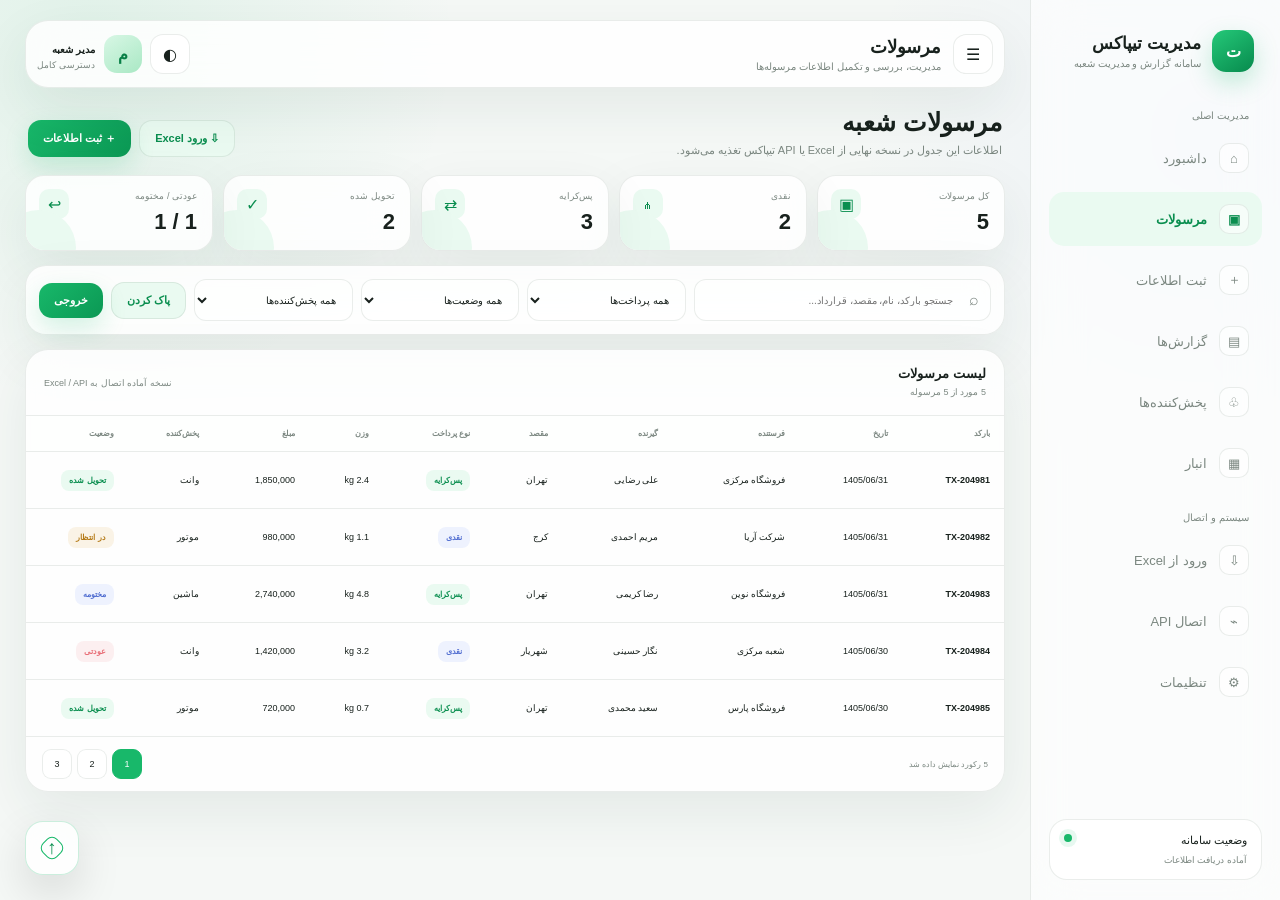
<file: pages/shipments.html>
<!DOCTYPE html>
<html lang="fa" dir="rtl">
<head>
<meta charset="UTF-8">
<meta name="viewport" content="width=device-width,initial-scale=1.0">
<meta name="theme-color" content="#f5f8f6">
<title>مرسولات | مدیریت تیپاکس</title>
<style>
:root{--bg:#f5f8f6;--surface:rgba(255,255,255,.84);--solid:#fff;--text:#18211d;--muted:#7b8780;--line:rgba(27,55,42,.09);--green:#18b86a;--green2:#0a8e4f;--soft:#eafaf1;--red:#e86d76;--amber:#dfa13c;--blue:#6385ff;--shadow:0 20px 55px rgba(31,66,48,.08)}
body.dark{--bg:#0d1511;--surface:rgba(21,31,26,.86);--solid:#17221c;--text:#edf7f0;--muted:#9ba9a1;--line:rgba(255,255,255,.08);--soft:rgba(24,184,106,.13);--shadow:0 20px 55px rgba(0,0,0,.28)}
*{box-sizing:border-box}html{scroll-behavior:smooth}body{margin:0;background:radial-gradient(circle at 7% 4%,rgba(24,184,106,.09),transparent 25%),radial-gradient(circle at 95% 15%,rgba(99,133,255,.06),transparent 25%),var(--bg);color:var(--text);font-family:Tahoma,"Segoe UI",Arial,sans-serif;transition:.3s}button,input,select{font:inherit}button{cursor:pointer}a{text-decoration:none;color:inherit}
.app{display:grid;grid-template-columns:250px 1fr;min-height:100vh}.sidebar{position:sticky;top:0;height:100vh;padding:25px 18px;background:rgba(255,255,255,.62);backdrop-filter:blur(24px);border-left:1px solid var(--line);z-index:30}.dark .sidebar{background:rgba(14,23,18,.72)}
.brand{display:flex;align-items:center;gap:11px;padding:5px 8px 30px}.brand-mark{width:42px;height:42px;border-radius:14px;display:grid;place-items:center;background:linear-gradient(145deg,#25c979,#078a4d);color:#fff;font-weight:900;box-shadow:0 10px 25px rgba(24,184,106,.25)}.brand strong{display:block;font-size:17px}.brand span{display:block;color:var(--muted);font-size:10px;margin-top:4px}.nav-title{font-size:10px;color:var(--muted);padding:8px 13px 10px}.nav{display:flex;flex-direction:column;gap:7px}.nav a{display:flex;align-items:center;gap:12px;padding:12px 13px;border-radius:15px;color:var(--muted);font-size:13px;transition:.2s}.nav a:hover{background:var(--soft);color:var(--green2);transform:translateX(-3px)}.nav a.active{background:var(--soft);color:var(--green2);font-weight:700}.nav-icon{width:30px;height:30px;border-radius:10px;display:grid;place-items:center;background:rgba(255,255,255,.58);border:1px solid var(--line)}.dark .nav-icon{background:rgba(255,255,255,.05)}.sidebar-bottom{position:absolute;bottom:20px;left:18px;right:18px}.status{padding:14px;border:1px solid var(--line);border-radius:18px;background:var(--surface);font-size:11px}.status-row{display:flex;justify-content:space-between}.dot{width:8px;height:8px;border-radius:50%;background:var(--green);box-shadow:0 0 0 5px rgba(24,184,106,.1)}
.content{min-width:0;padding:20px 25px 55px}.topbar{height:68px;display:flex;align-items:center;justify-content:space-between;gap:18px;margin-bottom:20px;padding:8px 11px;border:1px solid var(--line);background:var(--surface);backdrop-filter:blur(24px);border-radius:23px;box-shadow:var(--shadow)}.top-left{display:flex;align-items:center;gap:12px}.mobile-menu{display:none}.page-title h1{font-size:18px;margin:0 0 3px}.page-title p{font-size:10px;color:var(--muted);margin:0}.top-actions{display:flex;align-items:center;gap:8px}.icon-btn{width:40px;height:40px;border:1px solid var(--line);border-radius:13px;background:var(--solid);color:var(--text);display:grid;place-items:center;transition:.2s}.icon-btn:hover{transform:translateY(-2px)}.avatar{width:38px;height:38px;border-radius:13px;background:linear-gradient(145deg,#d8f7e5,#a9e8c4);display:grid;place-items:center;color:#087f46;font-weight:800}.profile{display:flex;align-items:center;gap:9px}.profile small{display:block;color:var(--muted);font-size:9px;margin-top:3px}
.page-head{display:flex;align-items:flex-end;justify-content:space-between;gap:15px;margin:5px 3px 18px}.page-head h2{margin:0;font-size:25px}.page-head p{margin:7px 0 0;color:var(--muted);font-size:11px}.head-actions{display:flex;gap:8px}.btn{border:0;border-radius:13px;padding:11px 15px;font-size:11px;font-weight:700;transition:.2s}.btn:hover{transform:translateY(-2px)}.btn-primary{background:linear-gradient(135deg,#18b86a,#0b9854);color:#fff;box-shadow:0 10px 25px rgba(24,184,106,.18)}.btn-soft{background:var(--soft);color:var(--green2);border:1px solid var(--line)}
.stats{display:grid;grid-template-columns:repeat(5,1fr);gap:10px;margin-bottom:14px}.stat{position:relative;overflow:hidden;padding:15px;border:1px solid var(--line);background:var(--surface);backdrop-filter:blur(18px);border-radius:19px;box-shadow:var(--shadow)}.stat:after{content:"";position:absolute;width:75px;height:75px;border-radius:50%;background:var(--soft);left:-25px;bottom:-35px}.stat-label{font-size:9px;color:var(--muted)}.stat-value{font-size:22px;font-weight:900;margin-top:8px}.stat-icon{position:absolute;left:13px;top:13px;width:30px;height:30px;border-radius:10px;background:var(--soft);display:grid;place-items:center;color:var(--green2)}
.filters{border:1px solid var(--line);background:var(--surface);backdrop-filter:blur(18px);border-radius:21px;padding:13px;margin-bottom:14px;box-shadow:var(--shadow)}.filter-grid{display:grid;grid-template-columns:1.5fr .8fr .8fr .8fr auto auto;gap:8px;align-items:center}.input,.select{height:42px;width:100%;border:1px solid var(--line);border-radius:12px;background:rgba(255,255,255,.55);color:var(--text);padding:0 12px;outline:0;font-size:10px}.dark .input,.dark .select{background:rgba(255,255,255,.035)}.input:focus,.select:focus{border-color:rgba(24,184,106,.45);box-shadow:0 0 0 3px rgba(24,184,106,.07)}.search{position:relative}.search .input{padding-right:37px}.search span{position:absolute;right:12px;top:12px;color:var(--muted)}
.table-panel{border:1px solid var(--line);background:var(--surface);backdrop-filter:blur(18px);border-radius:23px;box-shadow:var(--shadow);overflow:hidden}.table-head{padding:16px 18px;display:flex;justify-content:space-between;align-items:center;gap:10px;border-bottom:1px solid var(--line)}.table-head h3{font-size:13px;margin:0}.table-head span{font-size:9px;color:var(--muted)}.table-scroll{overflow:auto}table{width:100%;border-collapse:collapse;min-width:1120px}th,td{text-align:right;padding:13px 14px;border-bottom:1px solid var(--line);font-size:9px;white-space:nowrap}th{font-size:8px;color:var(--muted);background:rgba(255,255,255,.25);font-weight:700;position:sticky;top:0;z-index:2}.dark th{background:rgba(255,255,255,.025)}tbody tr{transition:.18s}tbody tr:hover{background:var(--soft)}.code{font-weight:800;direction:ltr;text-align:right}.muted{color:var(--muted)}.badge{display:inline-flex;align-items:center;gap:5px;padding:6px 8px;border-radius:8px;font-size:8px;font-weight:700}.badge.green{background:var(--soft);color:var(--green2)}.badge.red{background:rgba(232,109,118,.1);color:var(--red)}.badge.amber{background:rgba(223,161,60,.12);color:#b57a18}.badge.blue{background:rgba(99,133,255,.1);color:#536fd1}.actions{display:flex;gap:5px}.row-btn{width:30px;height:30px;border:1px solid var(--line);border-radius:9px;background:var(--solid);color:var(--text);display:grid;place-items:center}.row-btn:hover{color:var(--green2);border-color:rgba(24,184,106,.25)}
.empty{display:none;text-align:center;padding:55px 20px;color:var(--muted);font-size:11px}.empty strong{display:block;color:var(--text);margin-bottom:8px}.pager{display:flex;justify-content:space-between;align-items:center;padding:12px 16px}.pager-info{font-size:8px;color:var(--muted)}.pages{display:flex;gap:5px}.page{width:30px;height:30px;border:1px solid var(--line);background:var(--solid);color:var(--text);border-radius:9px;font-size:9px}.page.active{background:var(--green);color:#fff;border-color:var(--green)}
.fab{position:fixed;left:25px;bottom:25px;width:54px;height:54px;border-radius:18px;border:1px solid rgba(24,184,106,.22);background:var(--surface);backdrop-filter:blur(20px);box-shadow:0 18px 45px rgba(0,0,0,.13);color:var(--green2);z-index:50;display:grid;place-items:center;transition:.25s}.fab:hover{transform:translateY(-5px) rotate(-8deg)}.fab .cross{position:absolute;width:20px;height:20px;border:1.5px solid var(--green);border-radius:7px;transform:rotate(45deg);animation:spin 7s linear infinite}.fab .arrow{font-size:19px;font-weight:900;position:relative;z-index:2}@keyframes spin{to{transform:rotate(405deg)}}
.modal-backdrop{position:fixed;inset:0;background:rgba(7,15,11,.45);backdrop-filter:blur(8px);display:none;align-items:center;justify-content:center;padding:18px;z-index:70}.modal-backdrop.open{display:flex}.modal{width:min(720px,100%);max-height:88vh;overflow:auto;border:1px solid var(--line);background:var(--surface);backdrop-filter:blur(25px);border-radius:25px;box-shadow:0 30px 100px rgba(0,0,0,.25);padding:20px}.modal-head{display:flex;justify-content:space-between;align-items:center;margin-bottom:15px}.modal-head h3{margin:0;font-size:15px}.close{width:36px;height:36px;border:1px solid var(--line);border-radius:11px;background:var(--solid);color:var(--text)}.details{display:grid;grid-template-columns:repeat(3,1fr);gap:9px}.detail{padding:12px;border:1px solid var(--line);border-radius:13px}.detail small{display:block;color:var(--muted);font-size:8px;margin-bottom:6px}.detail b{font-size:10px}.toast{position:fixed;right:25px;bottom:25px;min-width:240px;max-width:350px;padding:13px 15px;border:1px solid var(--line);background:var(--surface);backdrop-filter:blur(20px);border-radius:15px;box-shadow:var(--shadow);font-size:9px;transform:translateY(30px);opacity:0;pointer-events:none;transition:.3s;z-index:80}.toast.show{transform:translateY(0);opacity:1}
@media(max-width:1200px){.stats{grid-template-columns:repeat(3,1fr)}.filter-grid{grid-template-columns:1.5fr 1fr 1fr 1fr auto}.filter-grid .extra{display:none}}
@media(max-width:820px){.app{grid-template-columns:1fr}.sidebar{position:fixed;right:0;top:0;width:280px;transform:translateX(105%);transition:.3s;height:100vh;box-shadow:-20px 0 50px rgba(0,0,0,.15)}body.menu-open .sidebar{transform:translateX(0)}.overlay{position:fixed;inset:0;background:rgba(0,0,0,.25);backdrop-filter:blur(3px);z-index:25;display:none}body.menu-open .overlay{display:block}.mobile-menu{display:grid}.content{padding:12px}.profile div:not(.avatar){display:none}.filter-grid{grid-template-columns:1fr 1fr}.filter-grid .search{grid-column:span 2}.filter-grid .btn-primary{grid-column:span 1}}
@media(max-width:560px){.stats{grid-template-columns:1fr 1fr}.stats .stat:first-child{grid-column:span 2}.page-head{align-items:flex-start;flex-direction:column}.head-actions{width:100%}.head-actions .btn{flex:1}.filter-grid{grid-template-columns:1fr}.filter-grid .search,.filter-grid .btn-primary{grid-column:span 1}.details{grid-template-columns:1fr 1fr}.fab{left:14px;bottom:14px}}
</style>
</head>
<body>
<div class="overlay" onclick="toggleMenu()"></div>
<div class="app">
<aside class="sidebar">
<div class="brand"><div class="brand-mark">ت</div><div><strong>مدیریت تیپاکس</strong><span>سامانه گزارش و مدیریت شعبه</span></div></div>
<div class="nav-title">مدیریت اصلی</div>
<nav class="nav">
<a href="../dashboard.html"><span class="nav-icon">⌂</span>داشبورد</a>
<a class="active" href="shipments.html"><span class="nav-icon">▣</span>مرسولات</a>
<a href="register.html"><span class="nav-icon">＋</span>ثبت اطلاعات</a>
<a href="reports.html"><span class="nav-icon">▤</span>گزارش‌ها</a>
<a href="couriers.html"><span class="nav-icon">♧</span>پخش‌کننده‌ها</a>
<a href="warehouse.html"><span class="nav-icon">▦</span>انبار</a>
</nav>
<div class="nav-title" style="margin-top:14px">سیستم و اتصال</div>
<nav class="nav">
<a href="import-excel.html"><span class="nav-icon">⇩</span>ورود از Excel</a>
<a href="api.html"><span class="nav-icon">⌁</span>اتصال API</a>
<a href="settings.html"><span class="nav-icon">⚙</span>تنظیمات</a>
</nav>
<div class="sidebar-bottom"><div class="status"><div class="status-row"><span>وضعیت سامانه</span><span class="dot"></span></div><div style="color:var(--muted);font-size:9px;margin-top:8px">آماده دریافت اطلاعات</div></div></div>
</aside>

<main class="content" id="top">
<header class="topbar">
<div class="top-left"><button class="icon-btn mobile-menu" onclick="toggleMenu()">☰</button><div class="page-title"><h1>مرسولات</h1><p>مدیریت، بررسی و تکمیل اطلاعات مرسوله‌ها</p></div></div>
<div class="top-actions"><button class="icon-btn" onclick="toggleTheme()" title="تغییر حالت">◐</button><div class="profile"><div class="avatar">م</div><div><b style="font-size:10px">مدیر شعبه</b><small>دسترسی کامل</small></div></div></div>
</header>

<section class="page-head">
<div><h2>مرسولات شعبه</h2><p>اطلاعات این جدول در نسخه نهایی از Excel یا API تیپاکس تغذیه می‌شود.</p></div>
<div class="head-actions"><a class="btn btn-soft" href="import-excel.html">⇩ ورود Excel</a><a class="btn btn-primary" href="register.html">＋ ثبت اطلاعات</a></div>
</section>

<section class="stats">
<div class="stat"><span class="stat-icon">▣</span><div class="stat-label">کل مرسولات</div><div class="stat-value" id="sTotal">0</div></div>
<div class="stat"><span class="stat-icon">₼</span><div class="stat-label">نقدی</div><div class="stat-value" id="sCash">0</div></div>
<div class="stat"><span class="stat-icon">⇄</span><div class="stat-label">پس‌کرایه</div><div class="stat-value" id="sPost">0</div></div>
<div class="stat"><span class="stat-icon">✓</span><div class="stat-label">تحویل شده</div><div class="stat-value" id="sDelivered">0</div></div>
<div class="stat"><span class="stat-icon">↩</span><div class="stat-label">عودتی / مختومه</div><div class="stat-value"><span id="sReturned">0</span> / <span id="sClosed">0</span></div></div>
</section>

<section class="filters">
<div class="filter-grid">
<div class="search"><span>⌕</span><input id="search" class="input" placeholder="جستجو بارکد، نام، مقصد، قرارداد..."></div>
<select id="payment" class="select"><option value="">همه پرداخت‌ها</option><option value="نقدی">نقدی</option><option value="پس‌کرایه">پس‌کرایه</option></select>
<select id="status" class="select"><option value="">همه وضعیت‌ها</option><option value="تحویل شده">تحویل شده</option><option value="عودتی">عودتی</option><option value="مختومه">مختومه</option><option value="در انتظار">در انتظار</option></select>
<select id="vehicle" class="select"><option value="">همه پخش‌کننده‌ها</option><option value="موتور">موتور</option><option value="وانت">وانت</option><option value="ماشین">ماشین</option></select>
<button class="btn btn-soft" onclick="clearFilters()">پاک کردن</button>
<button class="btn btn-primary" onclick="exportCSV()">خروجی</button>
</div>
</section>

<section class="table-panel">
<div class="table-head"><div><h3>لیست مرسولات</h3><span id="resultText">در حال نمایش اطلاعات نمونه</span></div><span>نسخه آماده اتصال به Excel / API</span></div>
<div class="table-scroll">
<table><thead><tr>
<th>بارکد</th><th>تاریخ</th><th>فرستنده</th><th>گیرنده</th><th>مقصد</th><th>نوع پرداخت</th><th>وزن</th><th>مبلغ</th><th>پخش‌کننده</th><th>وضعیت</th><th>عملیات</th>
</tr></thead><tbody id="tbody"></tbody></table>
<div class="empty" id="empty"><strong>مرسوله‌ای پیدا نشد</strong>فیلترها را تغییر دهید یا اطلاعات جدید وارد کنید.</div>
</div>
<div class="pager"><div class="pager-info" id="pagerInfo"></div><div class="pages"><button class="page active">1</button><button class="page" disabled>2</button><button class="page" disabled>3</button></div></div>
</section>
</main>
</div>

<button class="fab" onclick="window.scrollTo({top:0,behavior:'smooth'})" title="بازگشت به بالا"><span class="cross"></span><span class="arrow">↑</span></button>
<div class="toast" id="toast"></div>

<div class="modal-backdrop" id="modal">
<div class="modal">
<div class="modal-head"><h3>جزئیات کامل مرسوله</h3><button class="close" onclick="closeModal()">×</button></div>
<div class="details" id="details"></div>
</div>
</div>

<script>
const SAMPLE=[
{barcode:"TX-204981",date:"1405/06/31",sender:"فروشگاه مرکزی",receiver:"علی رضایی",dest:"تهران",payment:"پس‌کرایه",weight:"2.4 kg",amount:"1,850,000",vehicle:"وانت",status:"تحویل شده",contract:"C-90812",route:"منطقه غرب",box:"کارتن متوسط"},
{barcode:"TX-204982",date:"1405/06/31",sender:"شرکت آریا",receiver:"مریم احمدی",dest:"کرج",payment:"نقدی",weight:"1.1 kg",amount:"980,000",vehicle:"موتور",status:"در انتظار",contract:"C-90813",route:"منطقه مرکزی",box:"پاکت"},
{barcode:"TX-204983",date:"1405/06/31",sender:"فروشگاه نوین",receiver:"رضا کریمی",dest:"تهران",payment:"پس‌کرایه",weight:"4.8 kg",amount:"2,740,000",vehicle:"ماشین",status:"مختومه",contract:"C-90814",route:"منطقه شرق",box:"کارتن بزرگ"},
{barcode:"TX-204984",date:"1405/06/30",sender:"شعبه مرکزی",receiver:"نگار حسینی",dest:"شهریار",payment:"نقدی",weight:"3.2 kg",amount:"1,420,000",vehicle:"وانت",status:"عودتی",contract:"C-90815",route:"منطقه غرب",box:"کارتن متوسط"},
{barcode:"TX-204985",date:"1405/06/30",sender:"فروشگاه پارس",receiver:"سعید محمدی",dest:"تهران",payment:"پس‌کرایه",weight:"0.7 kg",amount:"720,000",vehicle:"موتور",status:"تحویل شده",contract:"C-90816",route:"منطقه مرکزی",box:"پاکت"}
];
let data=[...SAMPLE],filtered=[...data];

function render(){
 const q=document.getElementById('search').value.trim().toLowerCase(),pay=document.getElementById('payment').value,st=document.getElementById('status').value,veh=document.getElementById('vehicle').value;
 filtered=data.filter(x=>(!q||Object.values(x).join(' ').toLowerCase().includes(q))&&(!pay||x.payment===pay)&&(!st||x.status===st)&&(!veh||x.vehicle===veh));
 document.getElementById('tbody').innerHTML=filtered.map((x,i)=>`<tr>
 <td class="code">${x.barcode}</td><td>${x.date}</td><td>${x.sender}</td><td>${x.receiver}</td><td>${x.dest}</td>
 <td><span class="badge ${x.payment==='نقدی'?'blue':'green'}">${x.payment}</span></td><td>${x.weight}</td><td>${x.amount}</td><td>${x.vehicle}</td>
 <td><span class="badge ${x.status==='تحویل شده'?'green':x.status==='عودتی'?'red':x.status==='مختومه'?'blue':'amber'}">${x.status}</span></td>
 <td><div class="actions"><button class="row-btn" onclick="showDetails(${i})" title="جزئیات">⌕</button><a class="row-btn" href="register.html?barcode=${encodeURIComponent(x.barcode)}" title="تکمیل">✎</a></div></td></tr>`).join('');
 document.getElementById('empty').style.display=filtered.length?'none':'block';
 document.getElementById('resultText').textContent=filtered.length+' مورد از '+data.length+' مرسوله';
 document.getElementById('pagerInfo').textContent=filtered.length+' رکورد نمایش داده شد';
 updateStats();
}
function updateStats(){
 const total=data.length,cash=data.filter(x=>x.payment==='نقدی').length,post=data.filter(x=>x.payment==='پس‌کرایه').length,del=data.filter(x=>x.status==='تحویل شده').length,ret=data.filter(x=>x.status==='عودتی').length,closed=data.filter(x=>x.status==='مختومه').length;
 [['sTotal',total],['sCash',cash],['sPost',post],['sDelivered',del],['sReturned',ret],['sClosed',closed]].forEach(([id,v])=>document.getElementById(id).textContent=v);
}
function showDetails(i){
 const x=filtered[i];
 document.getElementById('details').innerHTML=Object.entries({بارکد:x.barcode,تاریخ:x.date,فرستنده:x.sender,گیرنده:x.receiver,مقصد:x.dest,"نوع پرداخت":x.payment,وزن:x.weight,مبلغ:x.amount,"وسیله پخش":x.vehicle,وضعیت:x.status,"کد قرارداد":x.contract,مسیر:x.route,"نوع بسته":x.box}).map(([k,v])=>`<div class="detail"><small>${k}</small><b>${v}</b></div>`).join('');
 document.getElementById('modal').classList.add('open');
}
function closeModal(){document.getElementById('modal').classList.remove('open')}
document.getElementById('modal').addEventListener('click',e=>{if(e.target.id==='modal')closeModal()});
function clearFilters(){document.getElementById('search').value='';document.getElementById('payment').value='';document.getElementById('status').value='';document.getElementById('vehicle').value='';render()}
['search','payment','status','vehicle'].forEach(id=>document.getElementById(id).addEventListener('input',render));
function toggleTheme(){document.body.classList.toggle('dark');localStorage.setItem('tipax-theme',document.body.classList.contains('dark')?'dark':'light')}
function toggleMenu(){document.body.classList.toggle('menu-open')}
if(localStorage.getItem('tipax-theme')==='dark')document.body.classList.add('dark');
function toast(msg){const t=document.getElementById('toast');t.textContent=msg;t.classList.add('show');clearTimeout(window.tt);window.tt=setTimeout(()=>t.classList.remove('show'),2600)}
function exportCSV(){
 const rows=[["بارکد","تاریخ","فرستنده","گیرنده","مقصد","پرداخت","وزن","مبلغ","پخش‌کننده","وضعیت"],...filtered.map(x=>[x.barcode,x.date,x.sender,x.receiver,x.dest,x.payment,x.weight,x.amount,x.vehicle,x.status])];
 const csv="\uFEFF"+rows.map(r=>r.map(v=>`"${String(v).replaceAll('"','""')}"`).join(",")).join("\n");
 const a=document.createElement('a');a.href=URL.createObjectURL(new Blob([csv],{type:'text/csv;charset=utf-8'}));a.download='tipax-shipments.csv';a.click();URL.revokeObjectURL(a.href);toast('خروجی مرسولات آماده شد');
}
render();
</script>
</body>
</html>
</file>
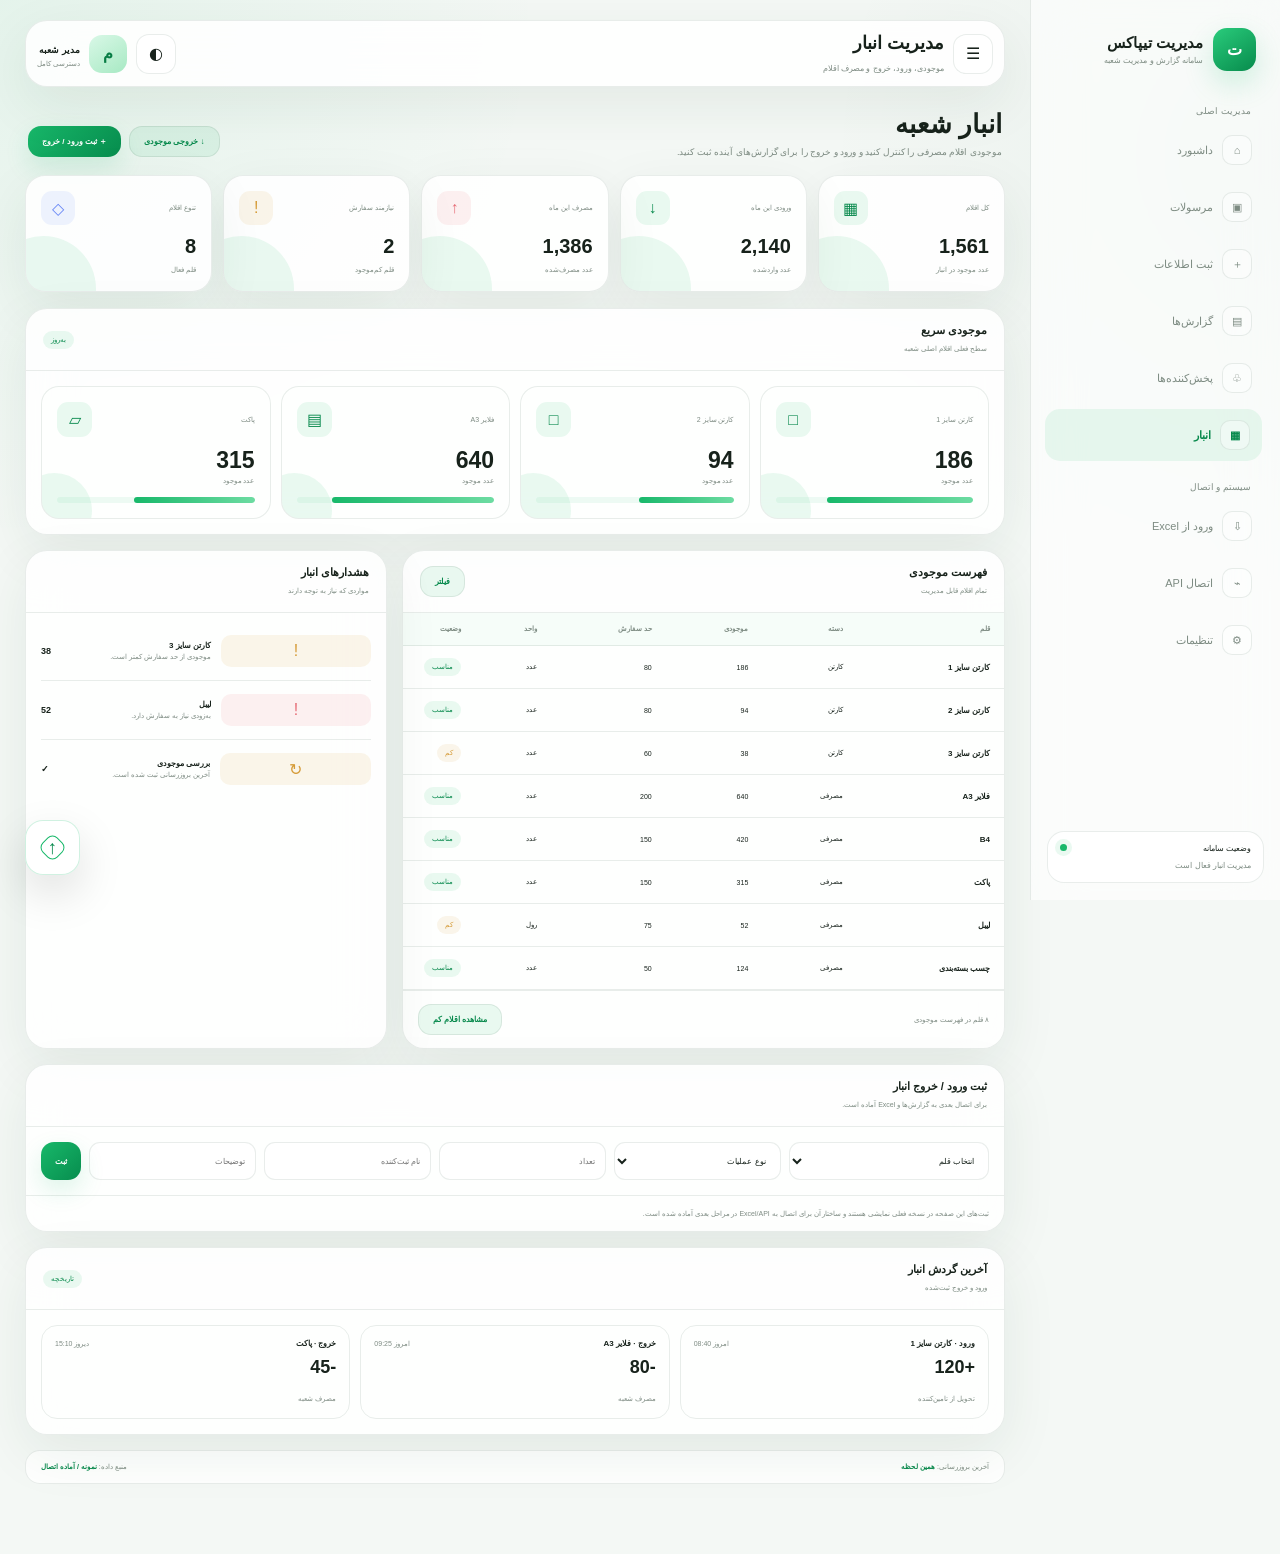
<file: pages/warehouse.html>
<!DOCTYPE html>
<html lang="fa" dir="rtl">
<head>
<meta charset="UTF-8">
<meta name="viewport" content="width=device-width, initial-scale=1.0">
<title>انبار | سامانه مدیریت تیپاکس</title>
<style>
:root{
--bg:#f4f8f5;--card:rgba(255,255,255,.88);--solid:#fff;--text:#17221b;
--muted:#7d8b82;--line:rgba(20,55,36,.09);--green:#18b86a;--green2:#07894c;
--soft:rgba(24,184,106,.09);--red:#e66d76;--amber:#d59b37;--blue:#6685f5;
--shadow:0 18px 55px rgba(23,61,40,.08);--radius:22px
}
body.dark{
--bg:#090f0c;--card:rgba(17,27,21,.95);--solid:#141e18;--text:#e7f0ea;
--muted:#8d9a92;--line:rgba(160,205,177,.09);--soft:rgba(24,184,106,.10);
--shadow:0 18px 55px rgba(0,0,0,.34)
}
*{box-sizing:border-box}
html{scroll-behavior:smooth}
body{
margin:0;background:
radial-gradient(circle at 0 0,rgba(24,184,106,.07),transparent 27%),
radial-gradient(circle at 100% 10%,rgba(20,90,55,.05),transparent 24%),var(--bg);
color:var(--text);font-family:Tahoma,"Segoe UI",Arial,sans-serif;transition:.3s
}
body.dark{background:radial-gradient(circle at 0 0,rgba(24,184,106,.045),transparent 25%),#090f0c}
button,input,select{font:inherit}button{cursor:pointer}a{text-decoration:none;color:inherit}
.app{display:grid;grid-template-columns:250px 1fr;min-height:100vh}
.sidebar{
position:sticky;top:0;height:100vh;padding:23px 16px;background:rgba(255,255,255,.62);
backdrop-filter:blur(25px);border-left:1px solid var(--line);z-index:40
}
.dark .sidebar{background:rgba(8,14,11,.88)}
.brand{display:flex;align-items:center;gap:10px;padding:5px 8px 27px}
.brandmark{width:43px;height:43px;border-radius:14px;display:grid;place-items:center;background:linear-gradient(145deg,#2acc7c,#078b4c);color:#fff;font-weight:900;box-shadow:0 12px 30px rgba(24,184,106,.2)}
.brand b{display:block;font-size:15px}.brand small{display:block;color:var(--muted);font-size:8px;margin-top:4px}
.navtitle{padding:8px 13px;color:var(--muted);font-size:9px}.nav{display:flex;flex-direction:column;gap:5px}
.nav a{display:flex;align-items:center;gap:9px;padding:11px 12px;border-radius:15px;color:var(--muted);font-size:11px;transition:.2s}
.nav a:hover,.nav a.active{background:var(--soft);color:var(--green2);transform:translateX(-2px)}.nav a.active{font-weight:bold}
.navicon{width:30px;height:30px;border-radius:10px;border:1px solid var(--line);display:grid;place-items:center;background:rgba(255,255,255,.38)}
.dark .navicon{background:rgba(255,255,255,.025)}
.side-status{position:absolute;bottom:17px;left:16px;right:16px;padding:12px;border:1px solid var(--line);border-radius:17px;background:var(--card);font-size:8px}
.side-status div{display:flex;justify-content:space-between}.online{width:7px;height:7px;border-radius:50%;background:var(--green);box-shadow:0 0 0 5px rgba(24,184,106,.09)}
.content{min-width:0;padding:20px 25px 70px}
.topbar{height:67px;padding:8px 11px;border:1px solid var(--line);border-radius:22px;background:var(--card);backdrop-filter:blur(22px);box-shadow:var(--shadow);display:flex;align-items:center;justify-content:space-between;margin-bottom:22px}
.top-left,.top-actions,.profile{display:flex;align-items:center;gap:9px}.mobile{display:none}
.page-title h1{font-size:18px;margin:0 0 3px}.page-title small{font-size:8px;color:var(--muted)}
.iconbtn{width:40px;height:40px;border:1px solid var(--line);border-radius:13px;background:var(--solid);color:var(--text);display:grid;place-items:center;transition:.2s}.iconbtn:hover{transform:translateY(-2px)}
.avatar{width:38px;height:38px;border-radius:13px;background:linear-gradient(145deg,#d9f8e7,#a7e9c3);display:grid;place-items:center;color:#087d45;font-weight:bold}
.profile small{display:block;color:var(--muted);font-size:7px;margin-top:3px}
.hero{display:flex;align-items:end;justify-content:space-between;gap:15px;margin:0 3px 18px}.hero h2{font-size:26px;margin:0}.hero p{font-size:9px;color:var(--muted);margin:7px 0 0}
.actions{display:flex;gap:8px}.btn{border:0;border-radius:13px;padding:10px 14px;font-size:8px;font-weight:bold;transition:.2s}.btn:hover{transform:translateY(-2px)}
.primary{background:linear-gradient(135deg,#18b86a,#078d4e);color:#fff;box-shadow:0 10px 25px rgba(24,184,106,.15)}
.soft{background:var(--soft);color:var(--green2);border:1px solid var(--line)}
.panel{border:1px solid var(--line);border-radius:var(--radius);background:var(--card);backdrop-filter:blur(23px);box-shadow:var(--shadow);overflow:hidden}
.panelhead{padding:15px 17px;border-bottom:1px solid var(--line);display:flex;align-items:center;justify-content:space-between}.panelhead h3{font-size:11px;margin:0}.panelhead small{font-size:7px;color:var(--muted)}
.kpis{display:grid;grid-template-columns:repeat(5,1fr);gap:11px;margin-bottom:16px}
.kpi{position:relative;overflow:hidden;padding:15px;border:1px solid var(--line);border-radius:20px;background:var(--card);box-shadow:var(--shadow);transition:.25s}.kpi:hover{transform:translateY(-4px)}
.kpi:after{content:"";position:absolute;left:-35px;bottom:-50px;width:105px;height:105px;border-radius:50%;background:var(--soft)}
.kpitop{display:flex;justify-content:space-between;align-items:center}.kpitop small{font-size:7px;color:var(--muted)}
.ki{width:34px;height:34px;border-radius:11px;background:var(--soft);color:var(--green2);display:grid;place-items:center}.kpi b{display:block;font-size:20px;margin-top:10px}.kpi em{font-style:normal;font-size:7px;color:var(--muted)}
.kpi.red .ki{color:var(--red);background:rgba(230,109,118,.1)}.kpi.amber .ki{color:var(--amber);background:rgba(213,155,55,.1)}.kpi.blue .ki{color:var(--blue);background:rgba(102,133,245,.1)}
.grid{display:grid;grid-template-columns:1.25fr .75fr;gap:15px;margin-bottom:15px}
.stock-grid{display:grid;grid-template-columns:repeat(4,1fr);gap:10px;padding:15px}
.stock{position:relative;overflow:hidden;border:1px solid var(--line);border-radius:18px;padding:15px;background:rgba(255,255,255,.16)}
.dark .stock{background:rgba(255,255,255,.018)}
.stock:after{content:"";position:absolute;width:75px;height:75px;border-radius:50%;left:-25px;bottom:-30px;background:var(--soft)}
.stocktop{display:flex;align-items:center;justify-content:space-between}.stockicon{width:35px;height:35px;border-radius:11px;background:var(--soft);display:grid;place-items:center;color:var(--green2)}
.stock small{font-size:7px;color:var(--muted)}.stock h3{font-size:23px;margin:10px 0 3px}.stock p{font-size:7px;color:var(--muted);margin:0}
.level{height:6px;border-radius:10px;background:rgba(24,184,106,.07);margin-top:12px;overflow:hidden}.level i{display:block;height:100%;width:var(--w);background:linear-gradient(90deg,#18b86a,#6ddca2);border-radius:10px}
.inventory-table{width:100%;border-collapse:collapse;min-width:650px}.table-wrap{overflow:auto}.inventory-table th,.inventory-table td{padding:12px 14px;border-bottom:1px solid var(--line);font-size:7px;text-align:right;white-space:nowrap}.inventory-table th{color:var(--muted);background:rgba(24,184,106,.03)}.inventory-table td strong{font-size:8px}
.badge{display:inline-flex;padding:5px 8px;border-radius:9px;background:var(--soft);color:var(--green2);font-size:7px}.badge.low{background:rgba(213,155,55,.1);color:var(--amber)}.badge.out{background:rgba(230,109,118,.1);color:var(--red)}
.form{padding:15px}.formgrid{display:grid;grid-template-columns:1.2fr 1fr 1fr 1fr 1fr auto;gap:8px}.field{height:38px;width:100%;padding:0 10px;border:1px solid var(--line);border-radius:11px;background:rgba(255,255,255,.38);color:var(--text);font-size:8px;outline:none}.dark .field{background:#121b16;color:#e7f0ea;color-scheme:dark}.dark select.field option{background:#121b16;color:#e7f0ea}.field:focus{border-color:rgba(24,184,106,.45);box-shadow:0 0 0 3px rgba(24,184,106,.05)}
.actions-row{display:flex;justify-content:space-between;align-items:center;padding:13px 15px;border-top:1px solid var(--line)}.actions-row small{font-size:7px;color:var(--muted)}
.alerts{display:flex;flex-direction:column;padding:9px 15px}.alert{display:flex;align-items:center;gap:10px;padding:13px 0;border-bottom:1px solid var(--line)}.alert:last-child{border:0}.alerticon{width:32px;height:32px;border-radius:10px;background:rgba(213,155,55,.1);color:var(--amber);display:grid;place-items:center}.alert.red .alerticon{background:rgba(230,109,118,.1);color:var(--red)}.alert div{flex:1}.alert strong{display:block;font-size:8px}.alert small{display:block;color:var(--muted);font-size:7px;margin-top:3px}.alert b{font-size:9px}
.movement{padding:15px;display:grid;grid-template-columns:repeat(3,1fr);gap:10px}.move{border:1px solid var(--line);border-radius:16px;padding:13px}.movehead{display:flex;justify-content:space-between;align-items:center}.movehead strong{font-size:8px}.movehead span{font-size:7px;color:var(--muted)}.move b{display:block;font-size:18px;margin:9px 0}.move small{font-size:7px;color:var(--muted)}
.fab{position:fixed;left:25px;bottom:25px;width:55px;height:55px;border:1px solid rgba(24,184,106,.2);border-radius:18px;background:var(--card);backdrop-filter:blur(20px);box-shadow:0 18px 45px rgba(0,0,0,.13);z-index:60;color:var(--green2);display:grid;place-items:center}.cross{position:absolute;width:21px;height:21px;border:1.5px solid var(--green);border-radius:7px;transform:rotate(45deg);animation:spin 7s linear infinite}.up{position:relative;z-index:2;font-size:19px;font-weight:900}@keyframes spin{to{transform:rotate(405deg)}}
.toast{position:fixed;right:25px;bottom:25px;z-index:100;min-width:210px;padding:13px 15px;border:1px solid var(--line);border-radius:15px;background:var(--card);backdrop-filter:blur(20px);box-shadow:var(--shadow);font-size:8px;opacity:0;transform:translateY(20px);pointer-events:none;transition:.3s}.toast.show{opacity:1;transform:none}
.footer{margin-top:15px;padding:12px 15px;border:1px solid var(--line);border-radius:15px;background:var(--card);display:flex;justify-content:space-between;color:var(--muted);font-size:7px}.footer b{color:var(--green2)}
@media(max-width:1150px){.formgrid{grid-template-columns:repeat(3,1fr)}.kpis{grid-template-columns:repeat(3,1fr)}.stock-grid{grid-template-columns:repeat(2,1fr)}}
@media(max-width:950px){.grid{grid-template-columns:1fr}.movement{grid-template-columns:1fr 1fr}}
@media(max-width:820px){
.app{grid-template-columns:1fr}.sidebar{position:fixed;right:0;top:0;width:280px;transform:translateX(105%);transition:.3s;height:100vh;box-shadow:-20px 0 50px rgba(0,0,0,.2)}
body.menu-open .sidebar{transform:none}.overlay{position:fixed;inset:0;background:rgba(0,0,0,.25);backdrop-filter:blur(3px);z-index:35;display:none}body.menu-open .overlay{display:block}
.mobile{display:grid}.content{padding:12px}.profile div:last-child{display:none}.hero{flex-direction:column;align-items:stretch}.formgrid{grid-template-columns:1fr 1fr}.movement{grid-template-columns:1fr 1fr}
}
@media(max-width:560px){.formgrid{grid-template-columns:1fr}.kpis{grid-template-columns:1fr 1fr}.stock-grid,.movement{grid-template-columns:1fr 1fr}.actions{flex-direction:column}.fab{left:14px;bottom:14px}.footer{flex-direction:column;gap:7px}}
</style>
</head>
<body>
<div class="overlay" onclick="toggleMenu()"></div>
<div class="app">
<aside class="sidebar">
<div class="brand"><div class="brandmark">ت</div><div><b>مدیریت تیپاکس</b><small>سامانه گزارش و مدیریت شعبه</small></div></div>
<div class="navtitle">مدیریت اصلی</div>
<nav class="nav">
<a href="../dashboard.html"><span class="navicon">⌂</span>داشبورد</a>
<a href="shipments.html"><span class="navicon">▣</span>مرسولات</a>
<a href="register.html"><span class="navicon">＋</span>ثبت اطلاعات</a>
<a href="reports.html"><span class="navicon">▤</span>گزارش‌ها</a>
<a href="couriers.html"><span class="navicon">♧</span>پخش‌کننده‌ها</a>
<a class="active" href="warehouse.html"><span class="navicon">▦</span>انبار</a>
</nav>
<div class="navtitle" style="margin-top:13px">سیستم و اتصال</div>
<nav class="nav">
<a href="import-excel.html"><span class="navicon">⇩</span>ورود از Excel</a>
<a href="api.html"><span class="navicon">⌁</span>اتصال API</a>
<a href="settings.html"><span class="navicon">⚙</span>تنظیمات</a>
</nav>
<div class="side-status"><div><span>وضعیت سامانه</span><i class="online"></i></div><div style="margin-top:8px;color:var(--muted)">مدیریت انبار فعال است</div></div>
</aside>

<main class="content" id="top">
<header class="topbar">
<div class="top-left">
<button class="iconbtn mobile" onclick="toggleMenu()">☰</button>
<div class="page-title"><h1>مدیریت انبار</h1><small>موجودی، ورود، خروج و مصرف اقلام</small></div>
</div>
<div class="top-actions">
<button class="iconbtn" onclick="toggleTheme()" title="تغییر حالت">◐</button>
<div class="profile"><div class="avatar">م</div><div><b style="font-size:9px">مدیر شعبه</b><small>دسترسی کامل</small></div></div>
</div>
</header>

<section class="hero">
<div><h2>انبار شعبه</h2><p>موجودی اقلام مصرفی را کنترل کنید و ورود و خروج را برای گزارش‌های آینده ثبت کنید.</p></div>
<div class="actions"><button class="btn soft" onclick="exportStock()">↓ خروجی موجودی</button><button class="btn primary" onclick="focusAdd()">＋ ثبت ورود / خروج</button></div>
</section>

<section class="kpis">
<div class="kpi"><div class="kpitop"><small>کل اقلام</small><div class="ki">▦</div></div><b id="totalItems">1,561</b><em>عدد موجود در انبار</em></div>
<div class="kpi"><div class="kpitop"><small>ورودی این ماه</small><div class="ki">↓</div></div><b>2,140</b><em>عدد واردشده</em></div>
<div class="kpi red"><div class="kpitop"><small>مصرف این ماه</small><div class="ki">↑</div></div><b>1,386</b><em>عدد مصرف‌شده</em></div>
<div class="kpi amber"><div class="kpitop"><small>نیازمند سفارش</small><div class="ki">!</div></div><b id="lowCount">2</b><em>قلم کم‌موجود</em></div>
<div class="kpi blue"><div class="kpitop"><small>تنوع اقلام</small><div class="ki">◇</div></div><b>8</b><em>قلم فعال</em></div>
</section>

<section class="panel" style="margin-bottom:15px">
<div class="panelhead"><div><h3>موجودی سریع</h3><small>سطح فعلی اقلام اصلی شعبه</small></div><span class="badge">به‌روز</span></div>
<div class="stock-grid">
<div class="stock"><div class="stocktop"><small>کارتن سایز 1</small><div class="stockicon">□</div></div><h3>186</h3><p>عدد موجود</p><div class="level"><i style="--w:74%"></i></div></div>
<div class="stock"><div class="stocktop"><small>کارتن سایز 2</small><div class="stockicon">□</div></div><h3>94</h3><p>عدد موجود</p><div class="level"><i style="--w:48%"></i></div></div>
<div class="stock"><div class="stocktop"><small>فلایر A3</small><div class="stockicon">▤</div></div><h3>640</h3><p>عدد موجود</p><div class="level"><i style="--w:82%"></i></div></div>
<div class="stock"><div class="stocktop"><small>پاکت</small><div class="stockicon">▱</div></div><h3>315</h3><p>عدد موجود</p><div class="level"><i style="--w:61%"></i></div></div>
</div>
</section>

<section class="grid">
<div class="panel">
<div class="panelhead"><div><h3>فهرست موجودی</h3><small>تمام اقلام قابل مدیریت</small></div><button class="btn soft" onclick="filterStock()">فیلتر</button></div>
<div class="table-wrap">
<table class="inventory-table" id="stockTable">
<thead><tr><th>قلم</th><th>دسته</th><th>موجودی</th><th>حد سفارش</th><th>واحد</th><th>وضعیت</th></tr></thead>
<tbody>
<tr><td><strong>کارتن سایز 1</strong></td><td>کارتن</td><td data-value="186">186</td><td>80</td><td>عدد</td><td><span class="badge">مناسب</span></td></tr>
<tr><td><strong>کارتن سایز 2</strong></td><td>کارتن</td><td data-value="94">94</td><td>80</td><td>عدد</td><td><span class="badge">مناسب</span></td></tr>
<tr><td><strong>کارتن سایز 3</strong></td><td>کارتن</td><td data-value="38">38</td><td>60</td><td>عدد</td><td><span class="badge low">کم</span></td></tr>
<tr><td><strong>فلایر A3</strong></td><td>مصرفی</td><td data-value="640">640</td><td>200</td><td>عدد</td><td><span class="badge">مناسب</span></td></tr>
<tr><td><strong>B4</strong></td><td>مصرفی</td><td data-value="420">420</td><td>150</td><td>عدد</td><td><span class="badge">مناسب</span></td></tr>
<tr><td><strong>پاکت</strong></td><td>مصرفی</td><td data-value="315">315</td><td>150</td><td>عدد</td><td><span class="badge">مناسب</span></td></tr>
<tr><td><strong>لیبل</strong></td><td>مصرفی</td><td data-value="52">52</td><td>75</td><td>رول</td><td><span class="badge low">کم</span></td></tr>
<tr><td><strong>چسب بسته‌بندی</strong></td><td>مصرفی</td><td data-value="124">124</td><td>50</td><td>عدد</td><td><span class="badge">مناسب</span></td></tr>
</tbody>
</table>
</div>
<div class="actions-row"><small id="tableInfo">۸ قلم در فهرست موجودی</small><button class="btn soft" onclick="orderLow()">مشاهده اقلام کم</button></div>
</div>

<div class="panel">
<div class="panelhead"><div><h3>هشدارهای انبار</h3><small>مواردی که نیاز به توجه دارند</small></div></div>
<div class="alerts">
<div class="alert"><div class="alerticon">!</div><div><strong>کارتن سایز 3</strong><small>موجودی از حد سفارش کمتر است.</small></div><b>38</b></div>
<div class="alert red"><div class="alerticon">!</div><div><strong>لیبل</strong><small>به‌زودی نیاز به سفارش دارد.</small></div><b>52</b></div>
<div class="alert"><div class="alerticon">↻</div><div><strong>بررسی موجودی</strong><small>آخرین بروزرسانی ثبت شده است.</small></div><b>✓</b></div>
</div>
</div>
</section>

<section class="panel" id="addSection" style="margin-top:15px">
<div class="panelhead"><div><h3>ثبت ورود / خروج انبار</h3><small>برای اتصال بعدی به گزارش‌ها و Excel آماده است.</small></div></div>
<div class="form">
<div class="formgrid">
<select id="item" class="field">
<option value="">انتخاب قلم</option><option>کارتن سایز 1</option><option>کارتن سایز 2</option><option>کارتن سایز 3</option><option>فلایر A3</option><option>B4</option><option>پاکت</option><option>لیبل</option><option>چسب بسته‌بندی</option>
</select>
<select id="type" class="field"><option value="">نوع عملیات</option><option>ورود</option><option>خروج</option></select>
<input id="qty" class="field" type="number" min="1" placeholder="تعداد">
<input id="operator" class="field" placeholder="نام ثبت‌کننده">
<input id="desc" class="field" placeholder="توضیحات">
<button class="btn primary" onclick="addMovement()">ثبت</button>
</div>
</div>
<div class="note" style="padding:11px 15px;border-top:1px solid var(--line);font-size:7px;color:var(--muted);line-height:1.9">
ثبت‌های این صفحه در نسخه فعلی نمایشی هستند و ساختار آن برای اتصال به Excel/API در مراحل بعدی آماده شده است.
</div>
</section>

<section class="panel" style="margin-top:15px">
<div class="panelhead"><div><h3>آخرین گردش انبار</h3><small>ورود و خروج ثبت‌شده</small></div><span class="badge">تاریخچه</span></div>
<div class="movement" id="movements">
<div class="move"><div class="movehead"><strong>ورود · کارتن سایز 1</strong><span>امروز 08:40</span></div><b>+120</b><small>تحویل از تامین‌کننده</small></div>
<div class="move"><div class="movehead"><strong>خروج · فلایر A3</strong><span>امروز 09:25</span></div><b>-80</b><small>مصرف شعبه</small></div>
<div class="move"><div class="movehead"><strong>خروج · پاکت</strong><span>دیروز 15:10</span></div><b>-45</b><small>مصرف شعبه</small></div>
</div>
</section>

<div class="footer"><span>آخرین بروزرسانی: <b id="updated">همین لحظه</b></span><span>منبع داده: <b>نمونه / آماده اتصال</b></span></div>
</main>
</div>

<button class="fab" onclick="window.scrollTo({top:0,behavior:'smooth'})" title="بازگشت به بالا"><i class="cross"></i><span class="up">↑</span></button>
<div id="toast" class="toast"></div>

<script>
if(localStorage.getItem("tipax-theme")==="dark")document.body.classList.add("dark");
function toggleTheme(){document.body.classList.toggle("dark");localStorage.setItem("tipax-theme",document.body.classList.contains("dark")?"dark":"light")}
function toggleMenu(){document.body.classList.toggle("menu-open")}
function showToast(t){const e=document.getElementById("toast");e.textContent=t;e.classList.add("show");clearTimeout(window.tt);window.tt=setTimeout(()=>e.classList.remove("show"),2300)}
function focusAdd(){document.getElementById("addSection").scrollIntoView({behavior:"smooth",block:"center"});setTimeout(()=>document.getElementById("item").focus(),450)}
function addMovement(){
const item=document.getElementById("item").value,type=document.getElementById("type").value,qty=Number(document.getElementById("qty").value),operator=document.getElementById("operator").value.trim()||"مدیر شعبه",desc=document.getElementById("desc").value.trim()||"ثبت دستی";
if(!item||!type||!qty){showToast("قلم، نوع عملیات و تعداد را وارد کنید.");return}
const box=document.createElement("div");box.className="move";
const sign=type==="ورود"?"+":"-";
box.innerHTML='<div class="movehead"><strong>'+type+" · "+item+'</strong><span>همین لحظه</span></div><b>'+sign+qty+'</b><small>'+desc+" · "+operator+"</small>";
document.getElementById("movements").prepend(box);
document.getElementById("item").value="";document.getElementById("type").value="";document.getElementById("qty").value="";document.getElementById("desc").value="";
document.getElementById("updated").textContent=new Date().toLocaleTimeString("fa-IR",{hour:"2-digit",minute:"2-digit"});
showToast("گردش انبار ثبت شد.");
}
function filterStock(){
const term=prompt("نام قلم یا دسته را وارد کنید:");
if(term===null)return;
let count=0;
document.querySelectorAll("#stockTable tbody tr").forEach(tr=>{
const ok=tr.textContent.includes(term.trim());
tr.style.display=ok?"":"none";if(ok)count++;
});
document.getElementById("tableInfo").textContent=count+" قلم نمایش داده شد";
showToast(count+" مورد پیدا شد.");
}
function orderLow(){
document.querySelectorAll("#stockTable tbody tr").forEach(tr=>{
const badge=tr.querySelector(".badge");tr.style.display=badge&&badge.classList.contains("low")?"":"none";
});
document.getElementById("tableInfo").textContent="فقط اقلام کم‌موجود نمایش داده می‌شوند";
showToast("اقلام کم‌موجود نمایش داده شدند.");
}
function exportStock(){
const rows=[["قلم","دسته","موجودی","حد سفارش","واحد"],["کارتن سایز 1","کارتن","186","80","عدد"],["کارتن سایز 2","کارتن","94","80","عدد"],["کارتن سایز 3","کارتن","38","60","عدد"],["فلایر A3","مصرفی","640","200","عدد"],["B4","مصرفی","420","150","عدد"],["پاکت","مصرفی","315","150","عدد"],["لیبل","مصرفی","52","75","رول"],["چسب بسته‌بندی","مصرفی","124","50","عدد"]];
const blob=new Blob(["\ufeff"+rows.map(r=>r.join(",")).join("\n")],{type:"text/csv;charset=utf-8"});const a=document.createElement("a");a.href=URL.createObjectURL(blob);a.download="tipax-warehouse.csv";a.click();URL.revokeObjectURL(a.href);showToast("خروجی موجودی آماده شد.");
}
</script>
</body>
</html>
</file>
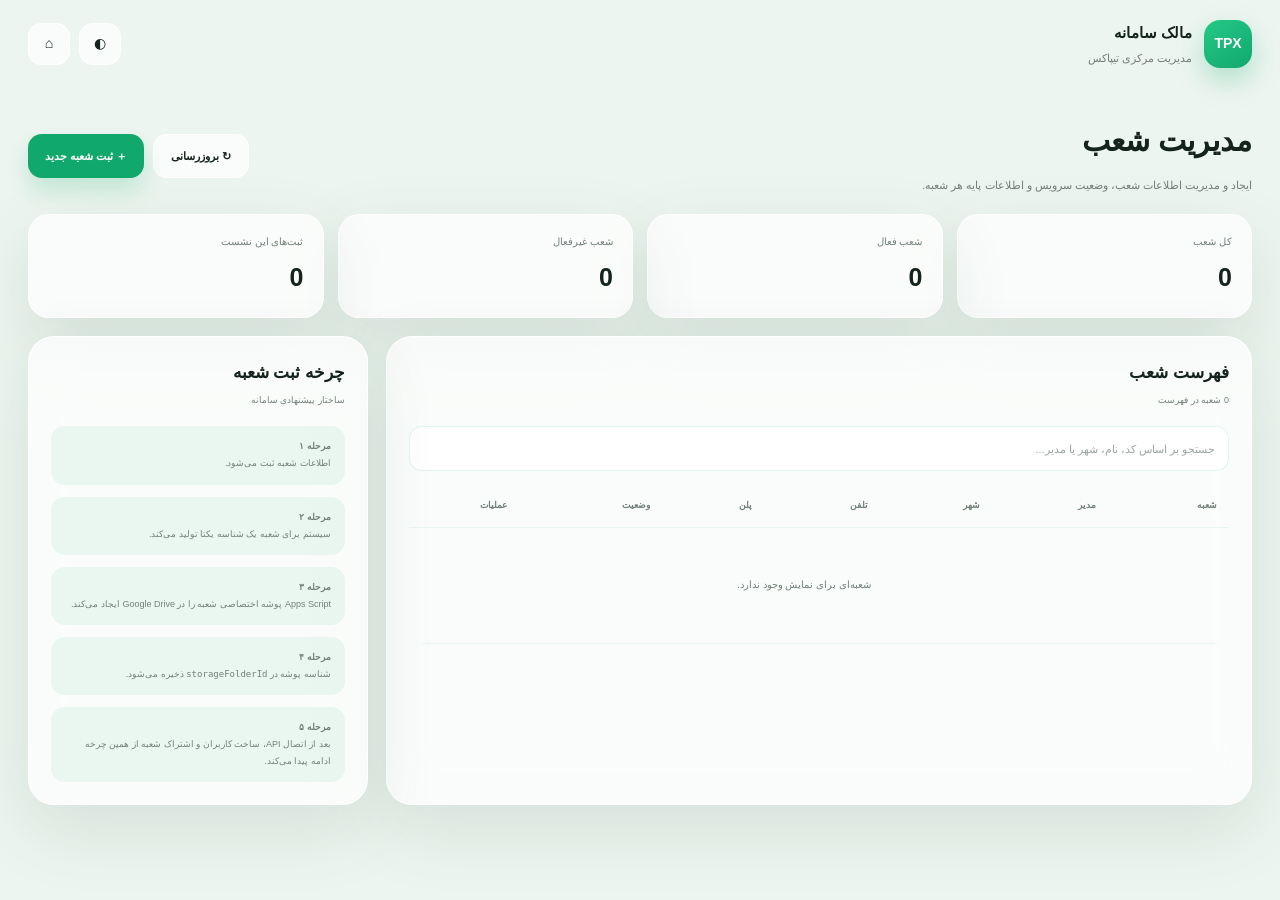
<file: pages/admin/branches.html>
<!DOCTYPE html>
<html lang="fa" dir="rtl">
<head>
  <meta charset="UTF-8">
  <meta name="viewport" content="width=device-width, initial-scale=1.0">
  <meta name="theme-color" content="#10a86b">
  <meta name="description" content="مدیریت شعب سامانه تیپاکس">
  <title>مدیریت شعب | مالک سامانه تیپاکس</title>

  <link rel="stylesheet" href="../../css/style.css">
  <link rel="stylesheet" href="../../css/responsive.css">
  <link rel="stylesheet" href="../../css/admin.css">
  <style>
    .branch-page{min-height:100vh;background:var(--admin-bg);color:var(--admin-text)}
    .branch-shell{max-width:1420px;margin:auto;padding:10px 28px 60px}
    .branch-toolbar{display:flex;justify-content:space-between;align-items:center;gap:15px;margin:18px 0}
    .branch-title h1{margin:0 0 8px;font-size:30px}
    .branch-title p{margin:0;color:var(--admin-muted);font-size:11px;line-height:2}
    .branch-actions{display:flex;gap:9px;flex-wrap:wrap}
    .branch-btn{border:0;border-radius:14px;padding:12px 17px;cursor:pointer;font-family:inherit;font-size:11px;font-weight:800;transition:.2s}
    .branch-btn:hover{transform:translateY(-2px)}
    .branch-btn.primary{background:var(--admin-green);color:#fff;box-shadow:0 12px 25px rgba(16,168,107,.2)}
    .branch-btn.secondary{background:var(--admin-surface);color:var(--admin-text);border:1px solid var(--admin-border)}
    .branch-summary{display:grid;grid-template-columns:repeat(4,1fr);gap:14px;margin-bottom:18px}
    .branch-summary-card{padding:19px;border:1px solid var(--admin-border);border-radius:21px;background:var(--admin-surface);box-shadow:var(--admin-shadow)}
    .branch-summary-card small,.branch-summary-card strong{display:block}
    .branch-summary-card small{font-size:10px;color:var(--admin-muted)}
    .branch-summary-card strong{font-size:25px;margin-top:7px}
    .branch-layout{display:grid;grid-template-columns:minmax(0,1fr) 340px;gap:18px}
    .branch-panel{padding:22px;border:1px solid var(--admin-border);border-radius:26px;background:var(--admin-surface);backdrop-filter:blur(25px);box-shadow:var(--admin-shadow)}
    .branch-panel-head{display:flex;justify-content:space-between;align-items:center;gap:10px;margin-bottom:16px}
    .branch-panel-head h2{font-size:17px;margin:0}
    .branch-panel-head span{font-size:9px;color:var(--admin-muted)}
    .branch-search{display:flex;gap:8px;margin-bottom:13px}
    .branch-search input,.branch-form input,.branch-form select,.branch-form textarea{
      width:100%;box-sizing:border-box;border:1px solid rgba(16,168,107,.12);
      background:var(--admin-surface-strong);color:var(--admin-text);border-radius:13px;
      padding:12px 13px;font:inherit;font-size:11px;outline:none
    }
    .branch-search input:focus,.branch-form input:focus,.branch-form select:focus,.branch-form textarea:focus{border-color:rgba(16,168,107,.45)}
    .branch-table-wrap{overflow:auto;border-radius:17px}
    .branch-table{width:100%;border-collapse:collapse;min-width:850px}
    .branch-table th,.branch-table td{text-align:right;padding:14px 12px;border-bottom:1px solid rgba(16,168,107,.08);font-size:10px;white-space:nowrap}
    .branch-table th{color:var(--admin-muted);font-size:9px;font-weight:700}
    .branch-table tbody tr{transition:.18s}
    .branch-table tbody tr:hover{background:rgba(16,168,107,.035)}
    .branch-name{font-weight:800}.branch-code{color:var(--admin-muted);margin-top:4px;font-size:8px}
    .status-pill{display:inline-flex;padding:5px 9px;border-radius:20px;font-size:8px;font-weight:800}
    .status-pill.active{background:rgba(16,168,107,.1);color:var(--admin-green)}
    .status-pill.inactive{background:rgba(220,80,80,.1);color:#d95757}
    .branch-row-actions{display:flex;gap:6px}
    .mini-btn{border:0;background:rgba(16,168,107,.07);color:var(--admin-green);border-radius:9px;padding:7px 9px;cursor:pointer;font-family:inherit;font-size:8px}
    .mini-btn.danger{color:#d95757;background:rgba(220,80,80,.07)}
    .branch-form{display:grid;gap:10px}
    .branch-form label{font-size:9px;color:var(--admin-muted);margin-bottom:-5px}
    .branch-form textarea{min-height:75px;resize:vertical}
    .form-grid{display:grid;grid-template-columns:1fr 1fr;gap:9px}
    .branch-empty{padding:35px;text-align:center;color:var(--admin-muted);font-size:10px}
    .branch-notice{padding:12px 14px;border-radius:14px;background:rgba(16,168,107,.07);color:var(--admin-muted);font-size:9px;line-height:1.9;margin-top:12px}
    .branch-modal{position:fixed;inset:0;z-index:100;display:none;align-items:center;justify-content:center;padding:18px;background:rgba(0,0,0,.45);backdrop-filter:blur(8px)}
    .branch-modal.show{display:flex}
    .branch-modal-box{width:min(620px,100%);max-height:90vh;overflow:auto;background:var(--admin-surface-strong);border:1px solid var(--admin-border);border-radius:26px;padding:23px;box-shadow:0 30px 90px rgba(0,0,0,.3)}
    .branch-modal-head{display:flex;justify-content:space-between;align-items:center;margin-bottom:17px}
    .branch-modal-head h2{margin:0;font-size:18px}
    .modal-close{width:36px;height:36px;border:0;border-radius:11px;background:rgba(16,168,107,.08);color:var(--admin-text);cursor:pointer}
    .form-error{display:none;padding:10px;border-radius:11px;background:rgba(220,80,80,.08);color:#d95757;font-size:9px;margin-bottom:10px}
    .form-error.show{display:block}
    @media(max-width:1050px){.branch-layout{grid-template-columns:1fr}.branch-summary{grid-template-columns:repeat(2,1fr)}}
    @media(max-width:650px){.branch-shell{padding:10px 15px 50px}.branch-toolbar{align-items:stretch;flex-direction:column}.branch-summary{grid-template-columns:1fr}.form-grid{grid-template-columns:1fr}}
  </style>
</head>

<body class="admin-page branch-page">

<header class="admin-topbar">
  <a class="admin-brand" href="index.html">
    <span class="admin-logo">TPX</span>
    <span><strong>مالک سامانه</strong><small>مدیریت مرکزی تیپاکس</small></span>
  </a>

  <div class="admin-top-actions">
    <button id="themeToggle" class="admin-icon-btn" type="button">◐</button>
    <a class="admin-icon-btn" href="index.html">⌂</a>
  </div>
</header>

<main class="branch-shell">

  <section class="branch-toolbar">
    <div class="branch-title">
      <h1>مدیریت شعب</h1>
      <p>ایجاد و مدیریت اطلاعات شعب، وضعیت سرویس و اطلاعات پایه هر شعبه.</p>
    </div>

    <div class="branch-actions">
      <button id="refreshBranches" class="branch-btn secondary" type="button">↻ بروزرسانی</button>
      <button id="openCreateBranch" class="branch-btn primary" type="button">＋ ثبت شعبه جدید</button>
    </div>
  </section>

  <section class="branch-summary">
    <article class="branch-summary-card">
      <small>کل شعب</small>
      <strong id="totalBranches">—</strong>
    </article>
    <article class="branch-summary-card">
      <small>شعب فعال</small>
      <strong id="activeBranches">—</strong>
    </article>
    <article class="branch-summary-card">
      <small>شعب غیرفعال</small>
      <strong id="inactiveBranches">—</strong>
    </article>
    <article class="branch-summary-card">
      <small>ثبت‌های این نشست</small>
      <strong id="sessionCreated">0</strong>
    </article>
  </section>

  <section class="branch-layout">

    <article class="branch-panel">
      <div class="branch-panel-head">
        <div>
          <h2>فهرست شعب</h2>
          <span id="branchCountLabel">در حال دریافت اطلاعات...</span>
        </div>
      </div>

      <div class="branch-search">
        <input id="branchSearch" type="search" placeholder="جستجو بر اساس کد، نام، شهر یا مدیر...">
      </div>

      <div class="branch-table-wrap">
        <table class="branch-table">
          <thead>
            <tr>
              <th>شعبه</th>
              <th>مدیر</th>
              <th>شهر</th>
              <th>تلفن</th>
              <th>پلن</th>
              <th>وضعیت</th>
              <th>عملیات</th>
            </tr>
          </thead>
          <tbody id="branchTableBody">
            <tr><td colspan="7"><div class="branch-empty">در حال دریافت اطلاعات...</div></td></tr>
          </tbody>
        </table>
      </div>
    </article>

    <aside class="branch-panel">
      <div class="branch-panel-head">
        <div>
          <h2>چرخه ثبت شعبه</h2>
          <span>ساختار پیشنهادی سامانه</span>
        </div>
      </div>

      <div class="branch-notice">
        <strong>مرحله ۱</strong><br>
        اطلاعات شعبه ثبت می‌شود.
      </div>

      <div class="branch-notice">
        <strong>مرحله ۲</strong><br>
        سیستم برای شعبه یک شناسه یکتا تولید می‌کند.
      </div>

      <div class="branch-notice">
        <strong>مرحله ۳</strong><br>
        Apps Script پوشه اختصاصی شعبه را در Google Drive ایجاد می‌کند.
      </div>

      <div class="branch-notice">
        <strong>مرحله ۴</strong><br>
        شناسه پوشه در <code>storageFolderId</code> ذخیره می‌شود.
      </div>

      <div class="branch-notice">
        <strong>مرحله ۵</strong><br>
        بعد از اتصال API، ساخت کاربران و اشتراک شعبه از همین چرخه ادامه پیدا می‌کند.
      </div>
    </aside>

  </section>
</main>

<div id="branchModal" class="branch-modal" aria-hidden="true">
  <div class="branch-modal-box">

    <div class="branch-modal-head">
      <h2 id="modalTitle">ثبت شعبه جدید</h2>
      <button id="closeBranchModal" class="modal-close" type="button">×</button>
    </div>

    <div id="formError" class="form-error"></div>

    <form id="branchForm" class="branch-form" novalidate>

      <div class="form-grid">
        <div>
          <label for="branchCode">کد شعبه *</label>
          <input id="branchCode" name="branchCode" maxlength="30" required>
        </div>

        <div>
          <label for="branchName">نام شعبه *</label>
          <input id="branchName" name="branchName" maxlength="100" required>
        </div>
      </div>

      <div class="form-grid">
        <div>
          <label for="managerName">نام مدیر *</label>
          <input id="managerName" name="managerName" maxlength="100" required>
        </div>

        <div>
          <label for="phone">تلفن</label>
          <input id="phone" name="phone" maxlength="30" inputmode="tel">
        </div>
      </div>

      <div class="form-grid">
        <div>
          <label for="email">ایمیل</label>
          <input id="email" name="email" type="email" maxlength="120">
        </div>

        <div>
          <label for="city">شهر *</label>
          <input id="city" name="city" maxlength="80" required>
        </div>
      </div>

      <div>
        <label for="address">آدرس</label>
        <textarea id="address" name="address" maxlength="500"></textarea>
      </div>

      <div class="form-grid">
        <div>
          <label for="plan">پلن</label>
          <select id="plan" name="plan">
            <option value="trial">آزمایشی</option>
            <option value="basic">پایه</option>
            <option value="professional" selected>حرفه‌ای</option>
            <option value="enterprise">سازمانی</option>
          </select>
        </div>

        <div>
          <label for="status">وضعیت</label>
          <select id="status" name="status">
            <option value="active" selected>فعال</option>
            <option value="inactive">غیرفعال</option>
            <option value="suspended">معلق</option>
          </select>
        </div>
      </div>

      <div>
        <label for="notes">یادداشت</label>
        <textarea id="notes" name="notes" maxlength="1000"></textarea>
      </div>

      <button class="branch-btn primary" type="submit">ثبت اطلاعات شعبه</button>

    </form>
  </div>
</div>

<div id="toast" class="admin-toast" role="status" aria-live="polite"></div>

<script>
(function(){
  "use strict";

  const STORAGE_KEY = "tipax_theme";
  const LOCAL_BRANCHES_KEY = "tipax_admin_branch_preview";

  const $ = (selector) => document.querySelector(selector);

  let branches = [];
  let editingId = null;

  function showToast(message){
    const el = $("#toast");
    if(!el) return;
    el.textContent = message;
    el.classList.add("show");
    setTimeout(() => el.classList.remove("show"), 2600);
  }

  function loadTheme(){
    if(localStorage.getItem(STORAGE_KEY) === "dark"){
      document.body.classList.add("dark");
    }
  }

  function toggleTheme(){
    const dark = document.body.classList.toggle("dark");
    localStorage.setItem(STORAGE_KEY, dark ? "dark" : "light");
  }

  function readPreview(){
    try{
      return JSON.parse(localStorage.getItem(LOCAL_BRANCHES_KEY) || "[]");
    }catch{
      return [];
    }
  }

  function savePreview(){
    localStorage.setItem(
      LOCAL_BRANCHES_KEY,
      JSON.stringify(branches)
    );
  }

  function normalize(value){
    return String(value || "").trim().toLowerCase();
  }

  function escapeHtml(value){
    return String(value ?? "")
      .replaceAll("&","&amp;")
      .replaceAll("<","&lt;")
      .replaceAll(">","&gt;")
      .replaceAll('"',"&quot;")
      .replaceAll("'","&#039;");
  }

  function renderSummary(){
    const total = branches.length;
    const active = branches.filter(x => x.status === "active").length;
    const inactive = branches.filter(x => x.status !== "active").length;

    $("#totalBranches").textContent = total;
    $("#activeBranches").textContent = active;
    $("#inactiveBranches").textContent = inactive;
    $("#branchCountLabel").textContent = `${total} شعبه در فهرست`;
  }

  function filteredBranches(){
    const q = normalize($("#branchSearch")?.value);

    if(!q) return branches;

    return branches.filter(branch => {
      return [
        branch.branchId,
        branch.branchCode,
        branch.branchName,
        branch.managerName,
        branch.city,
        branch.phone,
        branch.plan
      ].some(value => normalize(value).includes(q));
    });
  }

  function renderTable(){
    const body = $("#branchTableBody");
    const list = filteredBranches();

    if(!list.length){
      body.innerHTML =
        `<tr><td colspan="7"><div class="branch-empty">شعبه‌ای برای نمایش وجود ندارد.</div></td></tr>`;
      renderSummary();
      return;
    }

    body.innerHTML = list.map(branch => {
      const statusClass =
        branch.status === "active" ? "active" : "inactive";

      const statusText =
        branch.status === "active" ? "فعال" :
        branch.status === "suspended" ? "معلق" : "غیرفعال";

      return `
        <tr>
          <td>
            <div class="branch-name">${escapeHtml(branch.branchName)}</div>
            <div class="branch-code">${escapeHtml(branch.branchCode)} · ${escapeHtml(branch.branchId)}</div>
          </td>
          <td>${escapeHtml(branch.managerName)}</td>
          <td>${escapeHtml(branch.city)}</td>
          <td>${escapeHtml(branch.phone || "—")}</td>
          <td>${escapeHtml(branch.plan || "—")}</td>
          <td><span class="status-pill ${statusClass}">${statusText}</span></td>
          <td>
            <div class="branch-row-actions">
              <button class="mini-btn" data-edit="${escapeHtml(branch.branchId)}">ویرایش</button>
              <button class="mini-btn danger" data-delete="${escapeHtml(branch.branchId)}">حذف</button>
            </div>
          </td>
        </tr>
      `;
    }).join("");

    renderSummary();
  }

  function generateLocalId(){
    const max = branches.reduce((highest, branch) => {
      const match = String(branch.branchId || "").match(/(\d+)$/);
      return Math.max(highest, match ? Number(match[1]) : 0);
    }, 0);

    return `BR-${String(max + 1).padStart(4,"0")}`;
  }

  function openModal(branch){
    editingId = branch?.branchId || null;

    $("#modalTitle").textContent =
      editingId ? "ویرایش شعبه" : "ثبت شعبه جدید";

    $("#branchForm").reset();
    $("#formError").classList.remove("show");

    if(branch){
      for(const key of [
        "branchCode","branchName","managerName",
        "phone","email","city","address",
        "plan","status","notes"
      ]){
        const el = $(`#${key}`);
        if(el) el.value = branch[key] || "";
      }
    }

    $("#branchModal").classList.add("show");
    $("#branchModal").setAttribute("aria-hidden","false");
    $("#branchCode").focus();
  }

  function closeModal(){
    $("#branchModal").classList.remove("show");
    $("#branchModal").setAttribute("aria-hidden","true");
    editingId = null;
  }

  function showFormError(message){
    const el = $("#formError");
    el.textContent = message;
    el.classList.add("show");
  }

  function collectForm(){
    const form = $("#branchForm");

    const data = Object.fromEntries(
      new FormData(form).entries()
    );

    data.branchCode = data.branchCode.trim();
    data.branchName = data.branchName.trim();
    data.managerName = data.managerName.trim();
    data.phone = data.phone.trim();
    data.email = data.email.trim();
    data.city = data.city.trim();
    data.address = data.address.trim();
    data.notes = data.notes.trim();

    return data;
  }

  function validate(data){
    if(!data.branchCode){
      return "کد شعبه الزامی است.";
    }

    if(!data.branchName){
      return "نام شعبه الزامی است.";
    }

    if(!data.managerName){
      return "نام مدیر الزامی است.";
    }

    if(!data.city){
      return "شهر شعبه الزامی است.";
    }

    if(data.email && !/^[^\s@]+@[^\s@]+\.[^\s@]+$/.test(data.email)){
      return "فرمت ایمیل صحیح نیست.";
    }

    const duplicate = branches.some(branch =>
      normalize(branch.branchCode) === normalize(data.branchCode) &&
      branch.branchId !== editingId
    );

    if(duplicate){
      return "این کد شعبه قبلاً ثبت شده است.";
    }

    return "";
  }

  function submitBranch(event){
    event.preventDefault();

    const data = collectForm();
    const error = validate(data);

    if(error){
      showFormError(error);
      return;
    }

    if(editingId){
      const index = branches.findIndex(
        branch => branch.branchId === editingId
      );

      if(index !== -1){
        branches[index] = {
          ...branches[index],
          ...data,
          updatedAt: new Date().toISOString()
        };
      }

      showToast("اطلاعات شعبه بروزرسانی شد.");
    }else{
      branches.push({
        branchId: generateLocalId(),
        ...data,
        storageFolderId: "",
        createdAt: new Date().toISOString(),
        subscriptionStart: "",
        subscriptionEnd: ""
      });

      const current =
        Number($("#sessionCreated").textContent || 0);

      $("#sessionCreated").textContent = current + 1;

      showToast("شعبه در پیش‌نمایش ثبت شد.");
    }

    /*
      توجه:
      این ذخیره‌سازی فقط برای پیش‌نمایش UI است.
      در مرحله اتصال API، همین عملیات به Apps Script
      منتقل می‌شود و ثبت واقعی در Google Sheet انجام خواهد شد.
    */

    savePreview();
    renderTable();
    closeModal();
  }

  function editBranch(id){
    const branch =
      branches.find(item => item.branchId === id);

    if(branch){
      openModal(branch);
    }
  }

  function deleteBranch(id){
    const branch =
      branches.find(item => item.branchId === id);

    if(!branch) return;

    const ok = window.confirm(
      `آیا از حذف پیش‌نمایش شعبه «${branch.branchName}» مطمئن هستید؟`
    );

    if(!ok) return;

    branches =
      branches.filter(item => item.branchId !== id);

    savePreview();
    renderTable();
    showToast("شعبه از پیش‌نمایش حذف شد.");
  }

  function loadBranches(){
    /*
      تا قبل از اتصال Apps Script، داده واقعی را جعل نمی‌کنیم.
      اگر قبلاً در همین مرورگر شعبه‌ای برای تست ثبت شده باشد،
      همان داده محلی نمایش داده می‌شود.
    */

    branches = readPreview();
    renderTable();
  }

  function bind(){
    $("#themeToggle")?.addEventListener(
      "click",
      toggleTheme
    );

    $("#openCreateBranch")?.addEventListener(
      "click",
      () => openModal(null)
    );

    $("#closeBranchModal")?.addEventListener(
      "click",
      closeModal
    );

    $("#branchModal")?.addEventListener(
      "click",
      event => {
        if(event.target === $("#branchModal")){
          closeModal();
        }
      }
    );

    $("#branchForm")?.addEventListener(
      "submit",
      submitBranch
    );

    $("#branchSearch")?.addEventListener(
      "input",
      renderTable
    );

    $("#refreshBranches")?.addEventListener(
      "click",
      () => {
        loadBranches();
        showToast("فهرست بروزرسانی شد.");
      }
    );

    $("#branchTableBody")?.addEventListener(
      "click",
      event => {
        const editButton =
          event.target.closest("[data-edit]");

        const deleteButton =
          event.target.closest("[data-delete]");

        if(editButton){
          editBranch(editButton.dataset.edit);
        }

        if(deleteButton){
          deleteBranch(deleteButton.dataset.delete);
        }
      }
    );

    document.addEventListener(
      "keydown",
      event => {
        if(event.key === "Escape"){
          closeModal();
        }
      }
    );
  }

  loadTheme();
  bind();
  loadBranches();

})();
</script>

</body>
</html>
</file>
<file: css/style.css>
/* =========================================================
   TIPAX SVG PANEL — GLOBAL STYLE SYSTEM
   File: css/style.css
   Purpose: shared visual foundation for all pages
   ========================================================= */

:root{
  --tipax-green:#16b968;
  --tipax-green-2:#07884b;
  --tipax-green-3:#2bd27f;
  --tipax-bg:#f3f7f4;
  --tipax-surface:rgba(255,255,255,.88);
  --tipax-surface-solid:#ffffff;
  --tipax-surface-soft:rgba(255,255,255,.48);
  --tipax-text:#17231b;
  --tipax-muted:#78867d;
  --tipax-line:rgba(24,55,38,.10);
  --tipax-soft:rgba(22,185,104,.085);
  --tipax-danger:#d95d69;
  --tipax-warning:#d09a35;
  --tipax-info:#6686ef;
  --tipax-shadow:0 20px 60px rgba(18,55,35,.09);
  --tipax-shadow-hover:0 28px 75px rgba(18,55,35,.14);
  --tipax-radius:22px;
  --tipax-radius-sm:14px;
  --tipax-transition:.28s cubic-bezier(.2,.8,.2,1);
  --tipax-font:Tahoma,"Segoe UI",Arial,sans-serif;
}

html{
  scroll-behavior:smooth;
  scroll-padding-top:24px;
}

body.dark,
[data-theme="dark"]{
  --tipax-bg:#080e0b;
  --tipax-surface:rgba(17,26,21,.94);
  --tipax-surface-solid:#121b16;
  --tipax-surface-soft:rgba(255,255,255,.035);
  --tipax-text:#e9f1eb;
  --tipax-muted:#8b9990;
  --tipax-line:rgba(185,220,198,.09);
  --tipax-soft:rgba(22,185,104,.10);
  --tipax-shadow:0 20px 60px rgba(0,0,0,.38);
  --tipax-shadow-hover:0 28px 75px rgba(0,0,0,.48);
}

*,
*::before,
*::after{
  box-sizing:border-box;
}

body{
  margin:0;
  min-height:100vh;
  background:
    radial-gradient(circle at 8% 5%,rgba(22,185,104,.07),transparent 28%),
    radial-gradient(circle at 92% 85%,rgba(22,185,104,.045),transparent 25%),
    var(--tipax-bg);
  color:var(--tipax-text);
  font-family:var(--tipax-font);
  font-size:14px;
  line-height:1.65;
  transition:
    background .3s ease,
    color .3s ease;
}

body::selection{
  background:rgba(22,185,104,.24);
}

img{
  max-width:100%;
  height:auto;
}

button,
input,
select,
textarea{
  font:inherit;
}

button{
  cursor:pointer;
}

a{
  color:inherit;
  text-decoration:none;
}

/* =========================================================
   APP SHELL
   ========================================================= */

.tipax-app,
.app{
  min-height:100vh;
}

.tipax-layout{
  display:grid;
  grid-template-columns:250px minmax(0,1fr);
  min-height:100vh;
}

.tipax-content,
.content{
  min-width:0;
  padding:22px 26px 80px;
}

/* =========================================================
   SIDEBAR
   ========================================================= */

.tipax-sidebar,
.sidebar{
  position:sticky;
  top:0;
  z-index:50;
  height:100vh;
  padding:23px 16px;
  overflow-y:auto;
  background:rgba(255,255,255,.58);
  backdrop-filter:blur(26px);
  -webkit-backdrop-filter:blur(26px);
  border-left:1px solid var(--tipax-line);
}

body.dark .tipax-sidebar,
body.dark .sidebar{
  background:rgba(7,13,10,.91);
}

.tipax-brand,
.brand{
  display:flex;
  align-items:center;
  gap:11px;
  padding:4px 8px 27px;
}

.tipax-brand-mark,
.brandmark{
  width:44px;
  height:44px;
  flex:0 0 44px;
  display:grid;
  place-items:center;
  border-radius:15px;
  background:linear-gradient(145deg,var(--tipax-green-3),var(--tipax-green-2));
  color:#fff;
  font-weight:900;
  box-shadow:0 13px 30px rgba(22,185,104,.20);
}

.tipax-brand-title{
  display:block;
  font-size:15px;
  font-weight:800;
}

.tipax-brand-subtitle{
  display:block;
  margin-top:5px;
  color:var(--tipax-muted);
  font-size:9px;
}

.tipax-nav-title,
.navtitle{
  padding:8px 13px;
  color:var(--tipax-muted);
  font-size:10px;
}

.tipax-nav,
.nav{
  display:flex;
  flex-direction:column;
  gap:6px;
}

.tipax-nav a,
.nav a{
  display:flex;
  align-items:center;
  gap:10px;
  min-height:50px;
  padding:9px 11px;
  border-radius:16px;
  color:var(--tipax-muted);
  font-size:12px;
  transition:var(--tipax-transition);
}

.tipax-nav a:hover,
.nav a:hover,
.tipax-nav a.active,
.nav a.active{
  background:var(--tipax-soft);
  color:var(--tipax-green-2);
  transform:translateX(-3px);
}

.tipax-nav a.active,
.nav a.active{
  font-weight:800;
}

.tipax-nav-icon,
.navicon{
  width:32px;
  height:32px;
  flex:0 0 32px;
  display:grid;
  place-items:center;
  border:1px solid var(--tipax-line);
  border-radius:11px;
  background:rgba(255,255,255,.35);
  font-size:14px;
  transition:var(--tipax-transition);
}

body.dark .tipax-nav-icon,
body.dark .navicon{
  background:rgba(255,255,255,.025);
}

.tipax-nav a:hover .tipax-nav-icon,
.nav a:hover .navicon,
.tipax-nav a.active .tipax-nav-icon,
.nav a.active .navicon{
  border-color:rgba(22,185,104,.22);
  transform:scale(1.05);
}

.tipax-sidebar-status,
.side-status{
  position:absolute;
  right:16px;
  left:16px;
  bottom:17px;
  padding:13px;
  border:1px solid var(--tipax-line);
  border-radius:18px;
  background:var(--tipax-surface);
  box-shadow:var(--tipax-shadow);
  font-size:9px;
}

.tipax-sidebar-status-row{
  display:flex;
  align-items:center;
  justify-content:space-between;
}

.tipax-online,
.online{
  width:8px;
  height:8px;
  border-radius:50%;
  background:var(--tipax-green);
  box-shadow:0 0 0 5px rgba(22,185,104,.09);
}

/* =========================================================
   TOP BAR
   ========================================================= */

.tipax-topbar,
.topbar{
  min-height:70px;
  padding:9px 12px;
  margin-bottom:24px;
  display:flex;
  align-items:center;
  justify-content:space-between;
  gap:14px;
  border:1px solid var(--tipax-line);
  border-radius:23px;
  background:var(--tipax-surface);
  backdrop-filter:blur(23px);
  -webkit-backdrop-filter:blur(23px);
  box-shadow:var(--tipax-shadow);
}

.tipax-top-left,
.top-left,
.tipax-top-actions,
.top-actions,
.tipax-profile,
.profile{
  display:flex;
  align-items:center;
  gap:10px;
}

.tipax-page-title h1,
.page-title h1{
  margin:0 0 4px;
  font-size:20px;
  line-height:1.35;
  font-weight:800;
}

.tipax-page-title small,
.page-title small{
  color:var(--tipax-muted);
  font-size:10px;
}

.tipax-icon-button,
.iconbtn{
  width:43px;
  height:43px;
  flex:0 0 43px;
  display:grid;
  place-items:center;
  border:1px solid var(--tipax-line);
  border-radius:14px;
  background:var(--tipax-surface-solid);
  color:var(--tipax-text);
  transition:var(--tipax-transition);
}

.tipax-icon-button:hover,
.iconbtn:hover{
  transform:translateY(-2px) rotate(2deg);
  border-color:rgba(22,185,104,.25);
}

.tipax-avatar,
.avatar{
  width:40px;
  height:40px;
  flex:0 0 40px;
  display:grid;
  place-items:center;
  border-radius:14px;
  background:linear-gradient(145deg,#d8f7e5,#a5e8c0);
  color:#087d45;
  font-weight:900;
}

.tipax-profile-name{
  display:block;
  font-size:10px;
  font-weight:800;
}

.tipax-profile-role{
  display:block;
  margin-top:3px;
  color:var(--tipax-muted);
  font-size:8px;
}

/* =========================================================
   HEADINGS / HERO
   ========================================================= */

.tipax-hero,
.hero{
  display:flex;
  align-items:flex-end;
  justify-content:space-between;
  gap:18px;
  margin:0 4px 20px;
}

.tipax-hero h2,
.hero h2{
  margin:0;
  font-size:29px;
  line-height:1.25;
  font-weight:900;
}

.tipax-hero p,
.hero p{
  margin:8px 0 0;
  color:var(--tipax-muted);
  font-size:11px;
}

.tipax-actions,
.actions{
  display:flex;
  align-items:center;
  flex-wrap:wrap;
  gap:9px;
}

/* =========================================================
   BUTTONS
   ========================================================= */

.tipax-btn,
.btn{
  min-height:42px;
  border:0;
  border-radius:14px;
  padding:9px 16px;
  font-size:11px;
  font-weight:800;
  transition:var(--tipax-transition);
}

.tipax-btn:hover,
.btn:hover{
  transform:translateY(-3px);
}

.tipax-btn:active,
.btn:active{
  transform:translateY(-1px) scale(.98);
}

.tipax-btn-primary,
.btn.primary{
  background:linear-gradient(135deg,var(--tipax-green-3),var(--tipax-green-2));
  color:#fff;
  box-shadow:0 12px 28px rgba(22,185,104,.16);
}

.tipax-btn-soft,
.btn.soft{
  border:1px solid var(--tipax-line);
  background:var(--tipax-soft);
  color:var(--tipax-green-2);
}

/* =========================================================
   FLOATING CARDS
   ========================================================= */

.tipax-card,
.card{
  position:relative;
  overflow:hidden;
  border:1px solid var(--tipax-line);
  border-radius:25px;
  background:var(--tipax-surface);
  backdrop-filter:blur(24px);
  -webkit-backdrop-filter:blur(24px);
  box-shadow:var(--tipax-shadow);
  transition:transform var(--tipax-transition),box-shadow var(--tipax-transition);
}

.tipax-card:hover,
.card:hover{
  transform:translateY(-3px);
  box-shadow:var(--tipax-shadow-hover);
}

.tipax-card::before,
.card::before{
  content:"";
  position:absolute;
  top:0;
  left:0;
  width:100%;
  height:1px;
  background:linear-gradient(90deg,transparent,rgba(22,185,104,.45),transparent);
  pointer-events:none;
}

.tipax-card-header,
.card .head{
  display:flex;
  align-items:center;
  justify-content:space-between;
  gap:12px;
  padding:17px 19px;
  border-bottom:1px solid var(--tipax-line);
}

.tipax-card-title,
.card .head h3{
  margin:0;
  font-size:14px;
  font-weight:900;
}

.tipax-card-subtitle,
.card .head small{
  display:block;
  margin-top:5px;
  color:var(--tipax-muted);
  font-size:9px;
}

.tipax-card-body,
.card .body{
  padding:19px;
}

.tipax-badge,
.badge{
  display:inline-flex;
  align-items:center;
  min-height:27px;
  padding:5px 9px;
  border-radius:9px;
  background:var(--tipax-soft);
  color:var(--tipax-green-2);
  font-size:9px;
  font-weight:800;
}

/* =========================================================
   FORMS
   ========================================================= */

.tipax-form-grid,
.grid2{
  display:grid;
  grid-template-columns:repeat(2,minmax(0,1fr));
  gap:14px;
}

.tipax-field-group,
.group{
  margin-bottom:15px;
}

.tipax-field-group:last-child,
.group:last-child{
  margin-bottom:0;
}

.tipax-field-label,
.group label{
  display:block;
  margin-bottom:7px;
  font-size:11px;
  font-weight:800;
}

.tipax-field-help,
.group small{
  display:block;
  margin-top:6px;
  color:var(--tipax-muted);
  font-size:9px;
  line-height:1.65;
}

.tipax-field,
.field,
input[type="text"],
input[type="number"],
input[type="tel"],
input[type="email"],
input[type="password"],
input[type="search"],
select,
textarea{
  width:100%;
  min-height:45px;
  border:1px solid var(--tipax-line);
  border-radius:13px;
  outline:none;
  background:rgba(255,255,255,.42);
  color:var(--tipax-text);
  padding:9px 13px;
  font-size:11px;
  transition:.22s ease;
}

textarea{
  min-height:110px;
  resize:vertical;
}

body.dark .tipax-field,
body.dark .field,
body.dark input[type="text"],
body.dark input[type="number"],
body.dark input[type="tel"],
body.dark input[type="email"],
body.dark input[type="password"],
body.dark input[type="search"],
body.dark select,
body.dark textarea{
  background:#111a15;
  color:#e9f1eb;
  color-scheme:dark;
}

.tipax-field:focus,
.field:focus,
input:focus,
select:focus,
textarea:focus{
  border-color:rgba(22,185,104,.50);
  box-shadow:0 0 0 4px rgba(22,185,104,.065);
}

::placeholder{
  color:#9ba69f;
  opacity:1;
}

body.dark ::placeholder{
  color:#65736a;
}

/* =========================================================
   STATUS / ALERTS
   ========================================================= */

.tipax-status{
  display:inline-flex;
  align-items:center;
  gap:6px;
  min-height:28px;
  padding:5px 9px;
  border-radius:9px;
  font-size:9px;
  font-weight:800;
}

.tipax-status-success{background:rgba(22,185,104,.10);color:var(--tipax-green-2)}
.tipax-status-warning{background:rgba(208,154,53,.11);color:var(--tipax-warning)}
.tipax-status-danger{background:rgba(217,93,105,.10);color:var(--tipax-danger)}
.tipax-status-info{background:rgba(102,134,239,.10);color:var(--tipax-info)}

.tipax-alert{
  display:flex;
  align-items:flex-start;
  gap:10px;
  padding:13px 15px;
  border:1px solid var(--tipax-line);
  border-radius:15px;
  background:var(--tipax-surface-soft);
  font-size:10px;
}

.tipax-alert-success{border-color:rgba(22,185,104,.16);background:rgba(22,185,104,.06)}
.tipax-alert-danger{border-color:rgba(217,93,105,.16);background:rgba(217,93,105,.05)}

/* =========================================================
   TOGGLE
   ========================================================= */

.tipax-toggle{
  display:flex;
  align-items:center;
  justify-content:space-between;
  gap:14px;
  padding:14px;
  margin-bottom:10px;
  border:1px solid var(--tipax-line);
  border-radius:15px;
  background:rgba(22,185,104,.035);
}

.tipax-toggle-title{
  font-size:11px;
  font-weight:800;
}

.tipax-toggle-description{
  display:block;
  margin-top:5px;
  color:var(--tipax-muted);
  font-size:9px;
}

.tipax-switch,
.switch{
  width:44px;
  height:25px;
  flex:0 0 44px;
  border:0;
  border-radius:20px;
  padding:4px;
  background:#aeb9b1;
  transition:.25s ease;
}

.tipax-switch span,
.switch i{
  display:block;
  width:17px;
  height:17px;
  border-radius:50%;
  background:#fff;
  transition:.25s ease;
}

.tipax-switch.on,
.switch.on{
  background:var(--tipax-green);
}

.tipax-switch.on span,
.switch.on i{
  transform:translateX(-19px);
}

/* =========================================================
   DATA TABLE
   ========================================================= */

.tipax-table-wrap{
  width:100%;
  overflow:auto;
  border:1px solid var(--tipax-line);
  border-radius:18px;
}

.tipax-table{
  width:100%;
  min-width:720px;
  border-collapse:collapse;
  font-size:10px;
}

.tipax-table th{
  padding:13px 14px;
  text-align:right;
  white-space:nowrap;
  background:var(--tipax-soft);
  color:var(--tipax-muted);
  font-size:9px;
}

.tipax-table td{
  padding:13px 14px;
  border-top:1px solid var(--tipax-line);
  white-space:nowrap;
}

.tipax-table tbody tr{
  transition:.2s ease;
}

.tipax-table tbody tr:hover{
  background:rgba(22,185,104,.035);
}

/* =========================================================
   FLOATING GLOBAL CONTROLS
   ========================================================= */

.tipax-floating-tools{
  position:fixed;
  left:24px;
  bottom:24px;
  z-index:100;
  display:flex;
  flex-direction:column;
  align-items:center;
  gap:9px;
}

.tipax-fab,
.fab{
  position:relative;
  width:57px;
  height:57px;
  display:grid;
  place-items:center;
  border:1px solid rgba(22,185,104,.20);
  border-radius:19px;
  background:var(--tipax-surface);
  backdrop-filter:blur(22px);
  -webkit-backdrop-filter:blur(22px);
  box-shadow:0 20px 48px rgba(0,0,0,.14);
  color:var(--tipax-green-2);
  transition:var(--tipax-transition);
}

.tipax-fab:hover,
.fab:hover{
  transform:translateY(-4px);
}

.tipax-fab-cross,
.cross{
  position:absolute;
  width:23px;
  height:23px;
  border:1.5px solid var(--tipax-green);
  border-radius:8px;
  transform:rotate(45deg);
  animation:tipax-fab-spin 7s linear infinite;
}

.tipax-fab-arrow,
.up{
  position:relative;
  z-index:2;
  font-size:21px;
  line-height:1;
  font-weight:900;
}

@keyframes tipax-fab-spin{
  to{transform:rotate(405deg)}
}

@media (prefers-reduced-motion:reduce){
  *,
  *::before,
  *::after{
    scroll-behavior:auto!important;
    animation-duration:.01ms!important;
    animation-iteration-count:1!important;
    transition-duration:.01ms!important;
  }
}

/* =========================================================
   TOAST / SAVE BAR / FOOTER
   ========================================================= */

.tipax-toast,
.toast{
  position:fixed;
  right:25px;
  bottom:25px;
  z-index:200;
  min-width:240px;
  max-width:calc(100vw - 30px);
  padding:14px 16px;
  border:1px solid var(--tipax-line);
  border-radius:16px;
  background:var(--tipax-surface);
  backdrop-filter:blur(22px);
  -webkit-backdrop-filter:blur(22px);
  box-shadow:var(--tipax-shadow);
  color:var(--tipax-text);
  font-size:10px;
  opacity:0;
  transform:translateY(18px);
  pointer-events:none;
  transition:.3s ease;
}

.tipax-toast.show,
.toast.show{
  opacity:1;
  transform:none;
}

.tipax-save-bar{
  position:sticky;
  bottom:14px;
  z-index:20;
  display:flex;
  align-items:center;
  justify-content:space-between;
  gap:12px;
  margin-top:17px;
  padding:12px 14px;
  border:1px solid var(--tipax-line);
  border-radius:18px;
  background:var(--tipax-surface);
  backdrop-filter:blur(24px);
  -webkit-backdrop-filter:blur(24px);
  box-shadow:0 20px 50px rgba(0,0,0,.13);
}

.tipax-save-bar span{
  color:var(--tipax-muted);
  font-size:9px;
}

.tipax-footer{
  display:flex;
  justify-content:space-between;
  gap:10px;
  margin-top:17px;
  padding:13px 16px;
  border:1px solid var(--tipax-line);
  border-radius:16px;
  background:var(--tipax-surface);
  color:var(--tipax-muted);
  font-size:9px;
}

.tipax-footer strong{
  color:var(--tipax-green-2);
}

/* =========================================================
   UTILITIES
   ========================================================= */

.tipax-hidden{display:none!important}
.tipax-muted{color:var(--tipax-muted)!important}
.tipax-text-green{color:var(--tipax-green-2)!important}
.tipax-text-danger{color:var(--tipax-danger)!important}
.tipax-text-warning{color:var(--tipax-warning)!important}
.tipax-text-info{color:var(--tipax-info)!important}
.tipax-flex{display:flex}
.tipax-center{display:flex;align-items:center;justify-content:center}
.tipax-between{display:flex;align-items:center;justify-content:space-between}
.tipax-gap-1{gap:8px}
.tipax-gap-2{gap:12px}
.tipax-gap-3{gap:18px}
.tipax-mt-1{margin-top:8px}
.tipax-mt-2{margin-top:14px}
.tipax-mt-3{margin-top:20px}

/* Persian amount helper:
   JavaScript can format values with Intl.NumberFormat('en-US')
   so 200000 becomes 200,000. */

.tipax-number,
.amount,
.money{
  font-variant-numeric:tabular-nums;
  letter-spacing:.15px;
}

/* =========================================================
   MOBILE BASE
   ========================================================= */

.tipax-mobile-menu{
  display:none;
}

@media (max-width:1050px){
  .tipax-layout{
    grid-template-columns:220px minmax(0,1fr);
  }

  .tipax-content,
  .content{
    padding-inline:20px;
  }
}

@media (max-width:820px){
  .tipax-layout{
    display:block;
  }

  .tipax-sidebar,
  .sidebar{
    position:fixed;
    top:0;
    right:0;
    width:280px;
    transform:translateX(105%);
    transition:transform .3s cubic-bezier(.2,.8,.2,1);
    box-shadow:-20px 0 50px rgba(0,0,0,.20);
    z-index:500;
  }

  body.menu-open .tipax-sidebar,
  body.menu-open .sidebar{
    transform:none;
  }

  .tipax-mobile-menu,
  .mobile{
    display:grid;
  }

  .tipax-menu-overlay,
  .overlay{
    position:fixed;
    inset:0;
    z-index:450;
    display:none;
    background:rgba(0,0,0,.30);
    backdrop-filter:blur(3px);
  }

  body.menu-open .tipax-menu-overlay,
  body.menu-open .overlay{
    display:block;
  }

  .tipax-content,
  .content{
    padding:12px 12px 75px;
  }

  .tipax-topbar,
  .topbar{
    margin-bottom:18px;
  }

  .tipax-profile > div:last-child,
  .profile > div:last-child{
    display:none;
  }
}

@media (max-width:600px){
  body{
    font-size:13px;
  }

  .tipax-hero,
  .hero{
    align-items:stretch;
    flex-direction:column;
    margin-bottom:16px;
  }

  .tipax-hero h2,
  .hero h2{
    font-size:23px;
  }

  .tipax-actions,
  .actions{
    width:100%;
  }

  .tipax-actions .tipax-btn,
  .actions .btn{
    flex:1;
  }

  .tipax-form-grid,
  .grid2{
    grid-template-columns:1fr;
  }

  .tipax-card,
  .card{
    border-radius:20px;
  }

  .tipax-card-body,
  .card .body{
    padding:15px;
  }

  .tipax-save-bar{
    align-items:stretch;
    flex-direction:column;
  }

  .tipax-footer{
    flex-direction:column;
  }

  .tipax-floating-tools{
    left:14px;
    bottom:14px;
  }

  .tipax-fab,
  .fab{
    width:52px;
    height:52px;
  }

  .tipax-toast,
  .toast{
    right:15px;
    bottom:15px;
    left:15px;
    min-width:0;
  }
}
</file>
<file: css/responsive.css>
/* =========================================================
   TIPAX SVG PANEL — RESPONSIVE SYSTEM
   File: css/responsive.css
   Mobile / Tablet / Laptop / Wide Screens
   ========================================================= */

/* =========================================================
   GLOBAL RESPONSIVE SAFETY
   ========================================================= */

html{
  max-width:100%;
  overflow-x:hidden;
}

body{
  min-width:320px;
  max-width:100%;
  overflow-x:hidden;
}

img,
svg,
video,
canvas{
  max-width:100%;
}

button,
input,
select,
textarea{
  max-width:100%;
}

table{
  max-width:100%;
}

*{
  min-width:0;
}

/* Prevent accidental horizontal overflow from long data */
.tipax-page,
.page-shell,
.dashboard-page,
.page-container,
.dashboard-grid,
.page-grid{
  width:100%;
  max-width:100%;
}

/* =========================================================
   LARGE DESKTOP — 1440px+
   ========================================================= */

@media (min-width:1440px){

  .page-container{
    width:min(100%,1560px);
  }

  .dashboard-kpis{
    gap:17px;
  }

  .dashboard-grid,
  .page-grid{
    gap:19px;
  }

  .page-section-body,
  .dashboard-card-body{
    padding:21px;
  }

  .page-table{
    font-size:10px;
  }
}

/* =========================================================
   DESKTOP — 1200px to 1439px
   ========================================================= */

@media (max-width:1439px) and (min-width:1201px){

  .dashboard-kpis{
    grid-template-columns:repeat(4,minmax(0,1fr));
  }

  .page-stats{
    grid-template-columns:repeat(4,minmax(0,1fr));
  }
}

/* =========================================================
   SMALL DESKTOP / LARGE TABLET
   ========================================================= */

@media (max-width:1200px){

  .dashboard-grid{
    grid-template-columns:minmax(0,1fr);
  }

  .dashboard-side{
    display:grid;
    grid-template-columns:repeat(2,minmax(0,1fr));
    align-items:start;
  }

  .page-grid{
    grid-template-columns:1fr;
  }

  .page-grid.equal{
    grid-template-columns:1fr;
  }

  .page-grid.three{
    grid-template-columns:repeat(2,minmax(0,1fr));
  }

  .page-form-grid.four{
    grid-template-columns:repeat(2,minmax(0,1fr));
  }

  .inventory-grid{
    grid-template-columns:repeat(3,minmax(0,1fr));
  }

  .courier-grid{
    grid-template-columns:repeat(2,minmax(0,1fr));
  }
}

/* =========================================================
   TABLET — 992px
   ========================================================= */

@media (max-width:991px){

  .dashboard-kpis{
    grid-template-columns:repeat(2,minmax(0,1fr));
  }

  .dashboard-side{
    grid-template-columns:1fr 1fr;
  }

  .dashboard-header{
    align-items:flex-start;
  }

  .page-hero{
    align-items:flex-start;
  }

  .page-stats{
    grid-template-columns:repeat(2,minmax(0,1fr));
  }

  .page-toolbar{
    align-items:stretch;
  }

  .page-toolbar-group{
    flex:1;
  }

  .page-search{
    flex:1;
  }

  .page-table-wrap{
    overflow-x:auto;
    -webkit-overflow-scrolling:touch;
    scrollbar-width:thin;
  }

  .page-table{
    min-width:780px;
  }
}

/* =========================================================
   TABLET PORTRAIT — 768px
   ========================================================= */

@media (max-width:767px){

  .dashboard-header,
  .page-hero{
    margin-bottom:15px;
  }

  .dashboard-header h1,
  .page-hero h1{
    font-size:23px;
  }

  .dashboard-header p,
  .page-hero p{
    font-size:9px;
  }

  .dashboard-header-actions,
  .page-hero-actions{
    width:100%;
    justify-content:flex-start;
  }

  .dashboard-kpis{
    gap:10px;
  }

  .dashboard-kpi{
    padding:14px;
    border-radius:18px;
  }

  .dashboard-kpi-value{
    font-size:21px;
  }

  .dashboard-side{
    grid-template-columns:1fr;
  }

  .dashboard-card,
  .page-section,
  .page-table-card{
    border-radius:20px;
  }

  .dashboard-card-header,
  .page-section-header{
    padding:14px 15px;
  }

  .dashboard-card-body,
  .page-section-body{
    padding:15px;
  }

  .dashboard-quick-actions{
    grid-template-columns:repeat(2,minmax(0,1fr));
  }

  .page-grid.three{
    grid-template-columns:1fr;
  }

  .page-form-grid,
  .page-form-grid.three,
  .page-form-grid.four{
    grid-template-columns:repeat(2,minmax(0,1fr));
  }

  .page-toolbar{
    padding:10px;
  }

  .page-toolbar-group{
    width:100%;
  }

  .page-search{
    min-width:0;
  }

  .inventory-grid{
    grid-template-columns:repeat(2,minmax(0,1fr));
  }

  .courier-grid{
    grid-template-columns:1fr;
  }

  .api-connection{
    grid-template-columns:1fr;
  }
}

/* =========================================================
   MOBILE — 600px
   ========================================================= */

@media (max-width:600px){

  /* ---------- Global typography ---------- */

  body{
    font-size:13px;
  }

  /* ---------- Main spacing ---------- */

  .dashboard-page,
  .page-shell,
  .page-container{
    padding-inline:0;
  }

  .dashboard-header,
  .page-hero{
    gap:12px;
  }

  /* ---------- Buttons ---------- */

  .dashboard-header-actions,
  .page-hero-actions{
    display:grid;
    grid-template-columns:repeat(2,minmax(0,1fr));
    gap:7px;
  }

  .dashboard-header-actions > *,
  .page-hero-actions > *{
    width:100%;
  }

  /* ---------- KPI ---------- */

  .dashboard-kpis{
    grid-template-columns:1fr 1fr;
  }

  .dashboard-kpi-label{
    font-size:9px;
  }

  .dashboard-kpi-value{
    font-size:20px;
  }

  .dashboard-kpi-icon{
    width:35px;
    height:35px;
  }

  /* ---------- Quick actions ---------- */

  .dashboard-quick-actions{
    grid-template-columns:1fr 1fr;
  }

  .dashboard-action{
    min-height:85px;
    padding:12px;
  }

  /* ---------- Operations ---------- */

  .dashboard-operations{
    grid-template-columns:1fr 1fr;
  }

  /* ---------- Status ---------- */

  .dashboard-status-row{
    grid-template-columns:minmax(80px,1fr) auto;
    gap:8px;
  }

  .dashboard-status-track{
    grid-column:1 / -1;
    grid-row:2;
  }

  /* ---------- Charts ---------- */

  .dashboard-chart{
    min-height:205px;
    padding-inline:5px;
    gap:5px;
  }

  .dashboard-chart-grid{
    inset-inline:5px;
  }

  .dashboard-chart-label{
    font-size:7px;
  }

  .dashboard-chart-value{
    font-size:7px;
  }

  /* ---------- Page stats ---------- */

  .page-stats{
    grid-template-columns:1fr 1fr;
    gap:8px;
  }

  .page-stat{
    padding:12px;
    border-radius:16px;
  }

  .page-stat-label{
    font-size:8px;
  }

  .page-stat-value{
    font-size:18px;
  }

  /* ---------- Forms ---------- */

  .page-form-grid,
  .page-form-grid.three,
  .page-form-grid.four{
    grid-template-columns:1fr;
  }

  .page-form-section{
    padding:12px;
  }

  /* ---------- Toolbar ---------- */

  .page-toolbar-group{
    display:grid;
    grid-template-columns:1fr 1fr;
  }

  .page-search{
    grid-column:1 / -1;
    width:100%;
  }

  .page-filter{
    width:100%;
    min-width:0;
  }

  /* ---------- Tabs ---------- */

  .page-tabs{
    width:100%;
    overflow-x:auto;
    scrollbar-width:none;
    -webkit-overflow-scrolling:touch;
  }

  .page-tabs::-webkit-scrollbar{
    display:none;
  }

  .page-tab{
    min-height:35px;
    padding-inline:11px;
  }

  /* ---------- Tables ---------- */

  .page-table-wrap{
    margin-inline:-1px;
    width:calc(100% + 2px);
  }

  .page-table{
    min-width:720px;
  }

  .page-table th,
  .page-table td{
    padding:11px 10px;
  }

  /* ---------- Pagination ---------- */

  .page-pagination{
    align-items:stretch;
    flex-direction:column;
    gap:9px;
  }

  .page-pagination-info{
    text-align:center;
  }

  .page-pagination-buttons{
    justify-content:center;
    flex-wrap:wrap;
  }

  /* ---------- Metrics ---------- */

  .page-metric{
    grid-template-columns:1fr auto;
  }

  .page-metric .page-progress{
    grid-column:1 / -1;
    grid-row:2;
  }

  /* ---------- Inventory ---------- */

  .inventory-grid{
    grid-template-columns:1fr 1fr;
    gap:8px;
  }

  .inventory-item{
    padding:12px;
  }

  .inventory-item-count{
    font-size:18px;
  }

  /* ---------- Courier ---------- */

  .courier-grid{
    grid-template-columns:1fr;
  }

  /* ---------- Modal ---------- */

  .page-modal{
    align-items:flex-end;
    padding:0;
  }

  .page-modal-card{
    width:100%;
    max-height:92vh;
    border-radius:24px 24px 0 0;
  }

  .page-modal-footer{
    position:sticky;
    bottom:0;
    background:var(--tipax-surface-solid);
  }

  /* ---------- Dropzone ---------- */

  .page-dropzone{
    min-height:190px;
    padding:18px;
  }

  /* ---------- API ---------- */

  .api-connection-url{
    max-width:100%;
  }
}

/* =========================================================
   SMALL MOBILE — 480px
   ========================================================= */

@media (max-width:480px){

  .dashboard-header-actions,
  .page-hero-actions{
    grid-template-columns:1fr;
  }

  .dashboard-kpis{
    grid-template-columns:1fr;
  }

  .dashboard-kpi{
    min-height:0;
  }

  .dashboard-quick-actions{
    grid-template-columns:1fr;
  }

  .dashboard-operations{
    grid-template-columns:1fr 1fr;
  }

  .dashboard-courier{
    grid-template-columns:36px minmax(0,1fr) auto;
  }

  .page-stats{
    grid-template-columns:1fr;
  }

  .page-section-header{
    align-items:flex-start;
    flex-direction:column;
  }

  .page-section-header > *{
    max-width:100%;
  }

  .page-section-header .page-hero-actions,
  .page-section-header .dashboard-header-actions{
    width:100%;
  }

  .page-toolbar-group{
    grid-template-columns:1fr;
  }

  .page-search{
    grid-column:auto;
  }

  .inventory-grid{
    grid-template-columns:1fr 1fr;
  }

  .page-chips{
    gap:5px;
  }

  .page-chip{
    font-size:8px;
  }
}

/* =========================================================
   VERY SMALL MOBILE — 380px
   ========================================================= */

@media (max-width:380px){

  .dashboard-header h1,
  .page-hero h1{
    font-size:20px;
  }

  .dashboard-card-header,
  .page-section-header{
    padding:13px;
  }

  .dashboard-card-body,
  .page-section-body{
    padding:12px;
  }

  .dashboard-kpi{
    padding:12px;
  }

  .dashboard-kpi-value{
    font-size:18px;
  }

  .dashboard-operations{
    grid-template-columns:1fr;
  }

  .inventory-grid{
    grid-template-columns:1fr;
  }

  .page-stat-value{
    font-size:20px;
  }

  .page-table{
    min-width:680px;
  }

  .page-modal-body{
    padding:14px;
  }
}

/* =========================================================
   LANDSCAPE PHONE
   ========================================================= */

@media (max-height:500px) and (orientation:landscape){

  .page-modal-card{
    max-height:96vh;
  }

  .page-modal{
    align-items:center;
    padding:8px;
  }

  .page-modal-card{
    border-radius:20px;
  }

  .dashboard-header,
  .page-hero{
    margin-bottom:10px;
  }
}

/* =========================================================
   TOUCH DEVICES
   ========================================================= */

@media (hover:none) and (pointer:coarse){

  .dashboard-kpi:hover,
  .dashboard-action:hover,
  .dashboard-operation:hover,
  .dashboard-courier:hover,
  .page-stat:hover,
  .inventory-item:hover,
  .courier-card:hover{
    transform:none;
    box-shadow:var(--tipax-shadow);
  }

  .dashboard-chart-bar:hover .dashboard-chart-value{
    opacity:0;
  }

  .page-table tbody tr:hover{
    background:transparent;
  }

  /* Comfortable touch targets */
  .page-tab,
  .page-table-action,
  .page-pagination button{
    min-height:38px;
  }
}

/* =========================================================
   REDUCED MOTION
   ========================================================= */

@media (prefers-reduced-motion:reduce){

  *,
  *::before,
  *::after{
    scroll-behavior:auto !important;
    animation-duration:.01ms !important;
    animation-iteration-count:1 !important;
    transition-duration:.01ms !important;
  }
}

/* =========================================================
   PRINT
   ========================================================= */

@media print{

  body{
    background:#fff !important;
    color:#000 !important;
    overflow:visible !important;
  }

  .dashboard-header-actions,
  .page-hero-actions,
  .page-toolbar,
  .page-tabs,
  .page-pagination,
  .floating-top-button,
  .scroll-top,
  .back-to-top{
    display:none !important;
  }

  .dashboard-card,
  .page-section,
  .page-table-card,
  .page-stat{
    box-shadow:none !important;
    background:#fff !important;
    border:1px solid #bbb !important;
    break-inside:avoid;
  }

  .page-table-wrap{
    overflow:visible !important;
  }

  .page-table{
    min-width:0 !important;
  }
}
</file>
<file: css/admin.css>
/* TIPAX ADMIN / OWNER PANEL */
:root{--admin-green:#10a86b;--admin-green-2:#25c987;--admin-bg:#edf5f0;--admin-surface:rgba(255,255,255,.72);--admin-surface-strong:rgba(255,255,255,.9);--admin-text:#14231c;--admin-muted:#718078;--admin-border:rgba(255,255,255,.95);--admin-shadow:0 24px 70px rgba(27,79,53,.12);--admin-radius:26px}
body.dark{--admin-bg:#07100c;--admin-surface:rgba(13,31,22,.72);--admin-surface-strong:rgba(13,31,22,.94);--admin-text:#effff7;--admin-muted:#91a59b;--admin-border:rgba(255,255,255,.09);--admin-shadow:0 24px 70px rgba(0,0,0,.34)}
.admin-page{min-height:100vh;background:var(--admin-bg);color:var(--admin-text);overflow-x:hidden}
.admin-bg-grid{position:fixed;inset:0;pointer-events:none;opacity:.25;background-image:linear-gradient(rgba(16,168,107,.07) 1px,transparent 1px),linear-gradient(90deg,rgba(16,168,107,.07) 1px,transparent 1px);background-size:42px 42px}
.admin-orb{position:fixed;border-radius:50%;filter:blur(70px);pointer-events:none;opacity:.25}.admin-orb-one{width:330px;height:330px;background:#10a86b;top:8%;right:-100px}.admin-orb-two{width:260px;height:260px;background:#25c987;bottom:2%;left:-100px}
.admin-topbar{position:relative;z-index:5;max-width:1420px;margin:auto;padding:20px 28px;display:flex;align-items:center;justify-content:space-between}
.admin-brand{display:flex;align-items:center;gap:12px;color:inherit;text-decoration:none}.admin-logo{width:48px;height:48px;border-radius:16px;display:grid;place-items:center;background:linear-gradient(145deg,var(--admin-green-2),var(--admin-green));color:#fff;font-weight:900;box-shadow:0 12px 28px rgba(16,168,107,.28)}.admin-brand strong{display:block;font-size:15px}.admin-brand small{display:block;color:var(--admin-muted);margin-top:4px;font-size:11px}
.admin-top-actions{display:flex;gap:9px}.admin-icon-btn{width:42px;height:42px;border-radius:14px;border:1px solid var(--admin-border);background:var(--admin-surface);backdrop-filter:blur(20px);color:var(--admin-text);display:grid;place-items:center;text-decoration:none;cursor:pointer;transition:.25s}.admin-icon-btn:hover{transform:translateY(-2px);border-color:rgba(16,168,107,.35)}
.admin-shell{position:relative;z-index:2;max-width:1420px;margin:auto;padding:10px 28px 60px}
.admin-hero{display:flex;align-items:center;justify-content:space-between;gap:30px;padding:34px;border:1px solid var(--admin-border);border-radius:32px;background:var(--admin-surface);backdrop-filter:blur(28px);box-shadow:var(--admin-shadow)}
.admin-eyebrow{display:inline-flex;align-items:center;gap:8px;color:var(--admin-green);font-size:11px;font-weight:800}.admin-eyebrow i,.live-dot i{width:7px;height:7px;border-radius:50%;background:var(--admin-green);display:inline-block;box-shadow:0 0 14px var(--admin-green)}
.admin-hero h1{font-size:clamp(28px,4vw,46px);margin:13px 0 10px;letter-spacing:-1px}.admin-hero p{color:var(--admin-muted);max-width:720px;line-height:2;font-size:13px}
.admin-identity{min-width:235px;padding:14px 16px;border-radius:20px;background:var(--admin-surface-strong);border:1px solid var(--admin-border);display:flex;align-items:center;gap:12px}.identity-avatar{width:46px;height:46px;border-radius:15px;display:grid;place-items:center;background:var(--admin-green);color:white;font-weight:900}.admin-identity small,.admin-identity strong,.admin-identity em{display:block}.admin-identity small{color:var(--admin-muted);font-size:10px}.admin-identity strong{margin:4px 0;font-size:14px}.admin-identity em{font-style:normal;color:var(--admin-green);font-size:10px}
.admin-stat-grid{display:grid;grid-template-columns:repeat(4,1fr);gap:16px;margin-top:18px}.admin-stat-card{padding:21px;border-radius:24px;background:var(--admin-surface);border:1px solid var(--admin-border);box-shadow:var(--admin-shadow);display:grid;grid-template-columns:auto 1fr;gap:13px;align-items:center}.stat-icon{width:46px;height:46px;display:grid;place-items:center;border-radius:15px;background:rgba(16,168,107,.1);font-size:20px}.admin-stat-card small,.admin-stat-card strong{display:block}.admin-stat-card small{color:var(--admin-muted);font-size:10px}.admin-stat-card strong{font-size:24px;margin-top:4px}.stat-foot{grid-column:1/-1;color:var(--admin-muted);font-size:9px}.stat-foot.positive{color:var(--admin-green)}
.admin-content-grid{display:grid;grid-template-columns:minmax(0,2fr) minmax(280px,.8fr);gap:18px;margin-top:18px}.admin-panel{border:1px solid var(--admin-border);border-radius:var(--admin-radius);background:var(--admin-surface);backdrop-filter:blur(26px);box-shadow:var(--admin-shadow);padding:25px}.panel-heading{display:flex;align-items:center;justify-content:space-between;gap:15px;margin-bottom:20px}.panel-heading.compact{margin-bottom:12px}.panel-heading h2{font-size:19px;margin-top:5px}.panel-heading a{color:var(--admin-green);text-decoration:none;font-size:11px}.panel-kicker{font-size:9px;text-transform:uppercase;letter-spacing:1.5px;color:var(--admin-muted)}.live-dot{font-size:10px;color:var(--admin-green);display:flex;align-items:center;gap:7px}
.admin-menu-grid{display:grid;grid-template-columns:repeat(2,1fr);gap:12px}.admin-menu-card{min-height:88px;padding:16px;border-radius:19px;border:1px solid rgba(16,168,107,.1);background:var(--admin-surface-strong);color:inherit;text-decoration:none;display:grid;grid-template-columns:45px 1fr 20px;align-items:center;gap:12px;transition:.28s}.admin-menu-card:hover{transform:translateY(-3px);border-color:rgba(16,168,107,.35);box-shadow:0 15px 35px rgba(16,168,107,.1)}.admin-menu-card>span{width:43px;height:43px;display:grid;place-items:center;border-radius:14px;background:rgba(16,168,107,.09);font-size:19px}.admin-menu-card strong,.admin-menu-card small{display:block}.admin-menu-card strong{font-size:12px}.admin-menu-card small{color:var(--admin-muted);font-size:9px;margin-top:6px}.admin-menu-card b{color:var(--admin-green);font-size:18px}
.shield{width:35px;height:35px;border-radius:12px;background:rgba(16,168,107,.1);color:var(--admin-green);display:grid;place-items:center}.security-row{display:flex;justify-content:space-between;padding:14px 0;border-bottom:1px solid rgba(16,168,107,.08);font-size:11px}.security-row span{color:var(--admin-muted)}.security-row strong{color:var(--admin-green);font-size:10px}.security-note{margin-top:17px;padding:13px;border-radius:15px;background:rgba(16,168,107,.07);color:var(--admin-muted);font-size:9px;line-height:1.9}
.activity-panel{margin-top:18px}.activity-list{display:grid;gap:9px}.activity-item{display:flex;align-items:center;gap:12px;padding:13px;border-radius:15px;background:var(--admin-surface-strong)}.activity-dot{width:8px;height:8px;border-radius:50%;background:var(--admin-green);box-shadow:0 0 12px rgba(16,168,107,.5)}.activity-item strong{font-size:10px}.activity-item small{display:block;color:var(--admin-muted);margin-top:4px;font-size:9px}.empty-state{padding:24px;text-align:center;color:var(--admin-muted);font-size:11px}.admin-toast{position:fixed;z-index:99;bottom:25px;right:25px;padding:12px 17px;border-radius:14px;background:#12251b;color:#fff;box-shadow:0 15px 40px rgba(0,0,0,.25);font-size:11px;transform:translateY(20px);opacity:0;pointer-events:none;transition:.25s}.admin-toast.show{transform:translateY(0);opacity:1}
@media(max-width:950px){.admin-stat-grid{grid-template-columns:repeat(2,1fr)}.admin-content-grid{grid-template-columns:1fr}}
@media(max-width:650px){.admin-topbar,.admin-shell{padding-left:15px;padding-right:15px}.admin-hero{padding:23px;flex-direction:column;align-items:stretch}.admin-identity{min-width:0}.admin-stat-grid,.admin-menu-grid{grid-template-columns:1fr}.admin-panel{padding:18px}}
</file>
